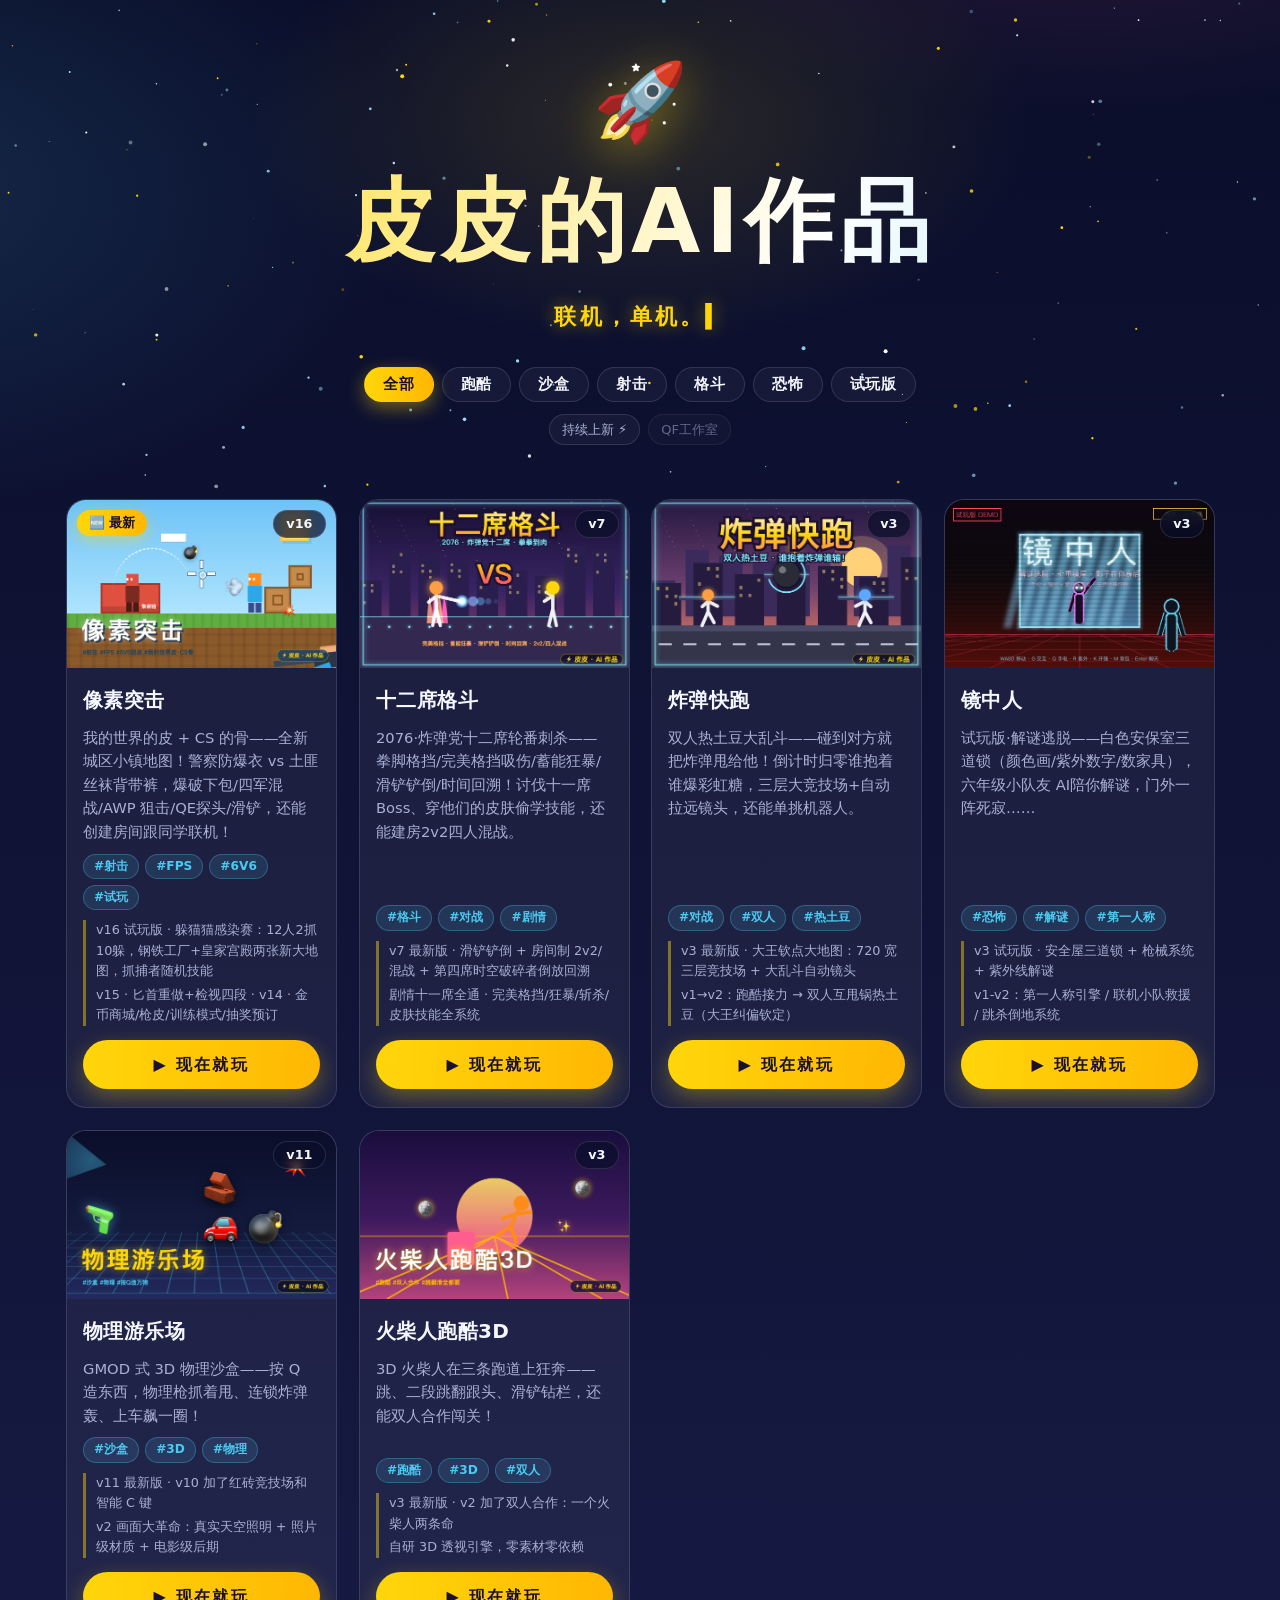
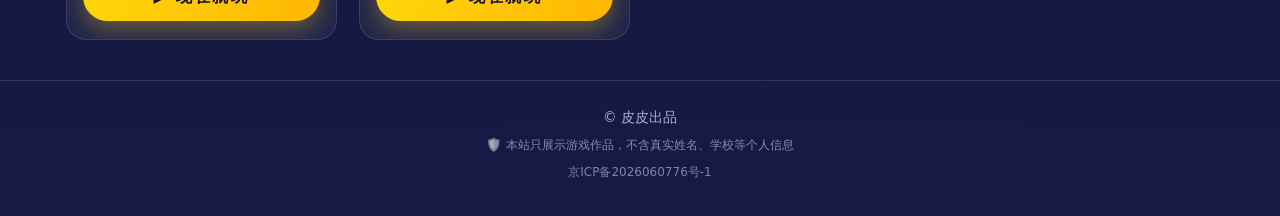
<file: index.html>
<!DOCTYPE html>
<html lang="zh-CN">
<head>
<meta charset="UTF-8">
<meta name="viewport" content="width=device-width, initial-scale=1.0, viewport-fit=cover">
<title>⚡ QF 游戏中心</title>
<link rel="icon" href="data:image/svg+xml,<svg xmlns='http://www.w3.org/2000/svg' viewBox='0 0 100 100'><text y='.9em' font-size='90'>🚀</text></svg>">
<link rel="stylesheet" href="style.css?v=2">
</head>
<body>

<header class="hero">
  <canvas id="星空"></canvas>
  <div class="hero-inner">
    <div class="avatar" id="头像">🚀</div>
    <h1 id="大名">皮皮</h1>
    <p class="motto"><span id="打字机"></span><span class="光标">▍</span></p>
    <div class="hero-stats">
      <div class="分类栏" id="分类栏"></div>
    </div>
    <p class="hero-sub">
      <span class="chip">持续上新 ⚡</span>
      <span class="chip dim" id="工作室章">QF工作室</span>
    </p>
  </div>
</header>

<main>
  <section class="games" id="作品墙"></section>
  <p class="empty" id="分类空" hidden></p>
  <p class="empty" id="空状态" hidden>🏆 第一款游戏，虚位以待……<br>（老板说「发布」，它就会出现在这里）</p>
</main>

<footer>
  <p id="版权行">© 皮皮出品</p>
  <p class="privacy">🛡️ 本站只展示游戏作品，不含真实姓名、学校等个人信息</p>
  <p class="beian"><a href="https://beian.miit.gov.cn/" target="_blank" rel="noopener">京ICP备2026060776号-1</a></p>
</footer>

<script src="数据.js?v=2"></script>
<script>
/* ========== 🖼 基本信息填充 ========== */
document.getElementById('头像').textContent = STUDIO.avatar || '🚀';
document.getElementById('大名').textContent = STUDIO.hero || STUDIO.boss || '皮皮';
document.title = STUDIO.title || '⚡ QF 游戏中心';
document.getElementById('工作室章').textContent = STUDIO.name || '';
document.getElementById('版权行').textContent = '© ' + (STUDIO.boss || '皮皮') + '出品';
document.getElementById('空状态').hidden = GAMES.length > 0;

/* ========== ⌨️ 副标题打字机：按句号分句，打完一句停 3.5 秒收回，再打下一句，循环 =========== */
const 减动效 = matchMedia('(prefers-reduced-motion: reduce)').matches;
const 语录 = STUDIO.phrases || ['联机，单机。应有尽有。点开即玩。欢迎点评。'];
const 打字框 = document.getElementById('打字机');
const 整文 = 语录.join('');
const 句子 = 整文.split('。').filter(段 => 段.length).map(段 => 段 + '。');
if (减动效 || !句子.length) {
  打字框.textContent = 整文;
} else {
  let 语 = 0, 字 = 0, 在删 = false;
  (function 步() {
    const 句 = 句子[语];
    打字框.textContent = 在删 ? 句.slice(0, --字) : 句.slice(0, ++字);
    if (!在删 && 字 === 句.length) { 在删 = true; return setTimeout(步, 3500); }
    if (在删 && 字 === 0) { 在删 = false; 语 = (语 + 1) % 句子.length; }
    setTimeout(步, 在删 ? 38 : 110);
  })();
}

/* ========== 🖼 作品墙 ========== */
const 墙 = document.getElementById('作品墙');
GAMES.forEach((游戏, 序号) => {
  const 卡 = document.createElement('article');
  卡.className = 'card';
  卡.dataset.category = 游戏.category || '';
  卡.dataset.demo = 游戏.demo ? '1' : '0';
  卡.innerHTML = `
    <div class="cover ${游戏.cover ? '' : 'emoji-cover'}">
      ${游戏.cover
        ? `<img src="${游戏.cover}" alt="${游戏.name}" loading="lazy">`
        : `<span class="big-emoji">${游戏.coverEmoji || '🎮'}</span>`}
      ${序号 === 0 ? '<span class="new">🆕 最新</span>' : ''}
      <span class="ver">${游戏.version}</span>
    </div>
    <div class="card-body">
      <h2>${游戏.name}</h2>
      <p class="tagline">${游戏.tagline}</p>
      <div class="tags">${(游戏.tags || []).map(t => `<span>#${t}</span>`).join('')}</div>
      <ul class="changelog">
        ${(游戏.changelog || []).slice(0, 2).map(c => `<li>${c}</li>`).join('')}
      </ul>
      <a class="play" href="games/${游戏.id}/index.html" target="_blank" rel="noopener">▶ 现在就玩</a>
    </div>`;
  墙.appendChild(卡);
});

/* ========== 🗂 游戏分类栏（点分类即筛选，链接可带 #分类 直达） ========== */
const 分类表 = ['全部', '跑酷', '沙盒', '射击', '格斗', '恐怖', '试玩版'];   // 爸爸定的分类 + 格斗 + 试玩版选项
const 分类栏 = document.getElementById('分类栏');
const 分类空 = document.getElementById('分类空');
let 当前分类 = '全部';
const 初始分类 = decodeURIComponent(location.hash.slice(1));
if (分类表.includes(初始分类)) 当前分类 = 初始分类;

分类表.forEach(名 => {
  const 钮 = document.createElement('button');
  钮.textContent = 名;
  钮.className = 名 === 当前分类 ? '选中' : '';
  钮.addEventListener('click', () => {
    当前分类 = 名;
    location.hash = 名 === '全部' ? '' : 名;
    分类栏.querySelectorAll('button').forEach(b => b.classList.toggle('选中', b === 钮));
    应用分类();
  });
  分类栏.appendChild(钮);
});

function 应用分类() {
  let 可见 = 0;
  document.querySelectorAll('.card').forEach(卡 => {
    const 显示 = 当前分类 === '全部'
      || 卡.dataset.category === 当前分类
      || (当前分类 === '试玩版' && 卡.dataset.demo === '1');
    卡.classList.toggle('隐藏', !显示);
    if (显示) 可见++;
  });
  分类空.hidden = !(可见 === 0 && GAMES.length > 0);
  分类空.textContent = '🚧 「' + 当前分类 + '」类暂时虚位以待，快了！';
}
应用分类();

/* ========== 🎬 滚动入场 ========== */
const 观察 = new IntersectionObserver(条 => 条.forEach(t => {
  if (!t.isIntersecting) return;
  t.target.classList.add('入场');
  setTimeout(() => {
    t.target.style.transitionDelay = '';
    /* 入场完成后换短过渡：3D 倾斜跟手不拖泥带水 */
    t.target.style.transition = 'transform .12s ease, border-color .22s ease, box-shadow .22s ease, opacity .3s ease';
  }, 900);
  观察.unobserve(t.target);
}), { threshold: 0.12 });
document.querySelectorAll('.card').forEach((卡, i) => {
  卡.style.transitionDelay = (i % 4 * 80) + 'ms';
  观察.observe(卡);
});

/* ========== 🃏 卡片 3D 跟随倾斜（仅鼠标设备） ========== */
if (matchMedia('(pointer: fine)').matches && !减动效) {
  document.querySelectorAll('.card').forEach(卡 => {
    卡.addEventListener('pointermove', e => {
      const r = 卡.getBoundingClientRect();
      const x = (e.clientX - r.left) / r.width - .5;
      const y = (e.clientY - r.top) / r.height - .5;
      卡.style.transform = `perspective(900px) rotateX(${(-y * 7).toFixed(2)}deg) rotateY(${(x * 7).toFixed(2)}deg) translateY(-4px)`;
      卡.style.setProperty('--mx', (x * 100 + 50) + '%');
      卡.style.setProperty('--my', (y * 100 + 50) + '%');
    });
    卡.addEventListener('pointerleave', () => { 卡.style.transform = ''; });
  });
}

/* ========== ⚡ 头顶星空 + 闪电（canvas，滚出视野自动暂停） ========== */
const 画布 = document.getElementById('星空');
const 笔 = 画布.getContext('2d');
function 尺寸() {
  const d = Math.min(devicePixelRatio || 1, 2);   /* 像素比封顶 2，高分辨率屏省一半绘制量 */
  画布.width = 画布.offsetWidth * d;
  画布.height = 画布.offsetHeight * d;
  笔.setTransform(d, 0, 0, d, 0, 0);
}
addEventListener('resize', 尺寸);
尺寸();
const W = () => 画布.offsetWidth, H = () => 画布.offsetHeight;

const 星 = [];
const 星色 = ['#ffffff', '#ffd60a', '#9be8ff'];
const 星数 = innerWidth < 640 ? 70 : 130;
for (let i = 0; i < 星数; i++) {
  星.push({ x: Math.random(), y: Math.random(), r: Math.random() * 1.6 + .4,
            p: Math.random() * 6.28, s: .5 + Math.random() * 1.5,
            c: 星色[Math.random() * 3 | 0] });
}
let 星空可见 = true, 在跑 = false;
function 帧(t) {
  if (!星空可见) { 在跑 = false; return; }   /* 滚出视野就停画，省电不发热 */
  在跑 = true;
  笔.clearRect(0, 0, W(), H());
  for (const s of 星) {
    笔.globalAlpha = .3 + .7 * Math.abs(Math.sin(t / 1000 * s.s + s.p));
    笔.fillStyle = s.c;
    笔.beginPath(); 笔.arc(s.x * W(), s.y * H(), s.r, 0, 6.29); 笔.fill();
  }
  笔.globalAlpha = 1;
  if (!减动效) requestAnimationFrame(帧);
}
if (减动效) { 帧(0); }
else {
  new IntersectionObserver(条 => {
    星空可见 = 条[0].isIntersecting;
    if (星空可见 && !在跑) requestAnimationFrame(帧);
  }).observe(document.querySelector('.hero'));
  requestAnimationFrame(帧);
}
</script>
</body>
</html>
</file>
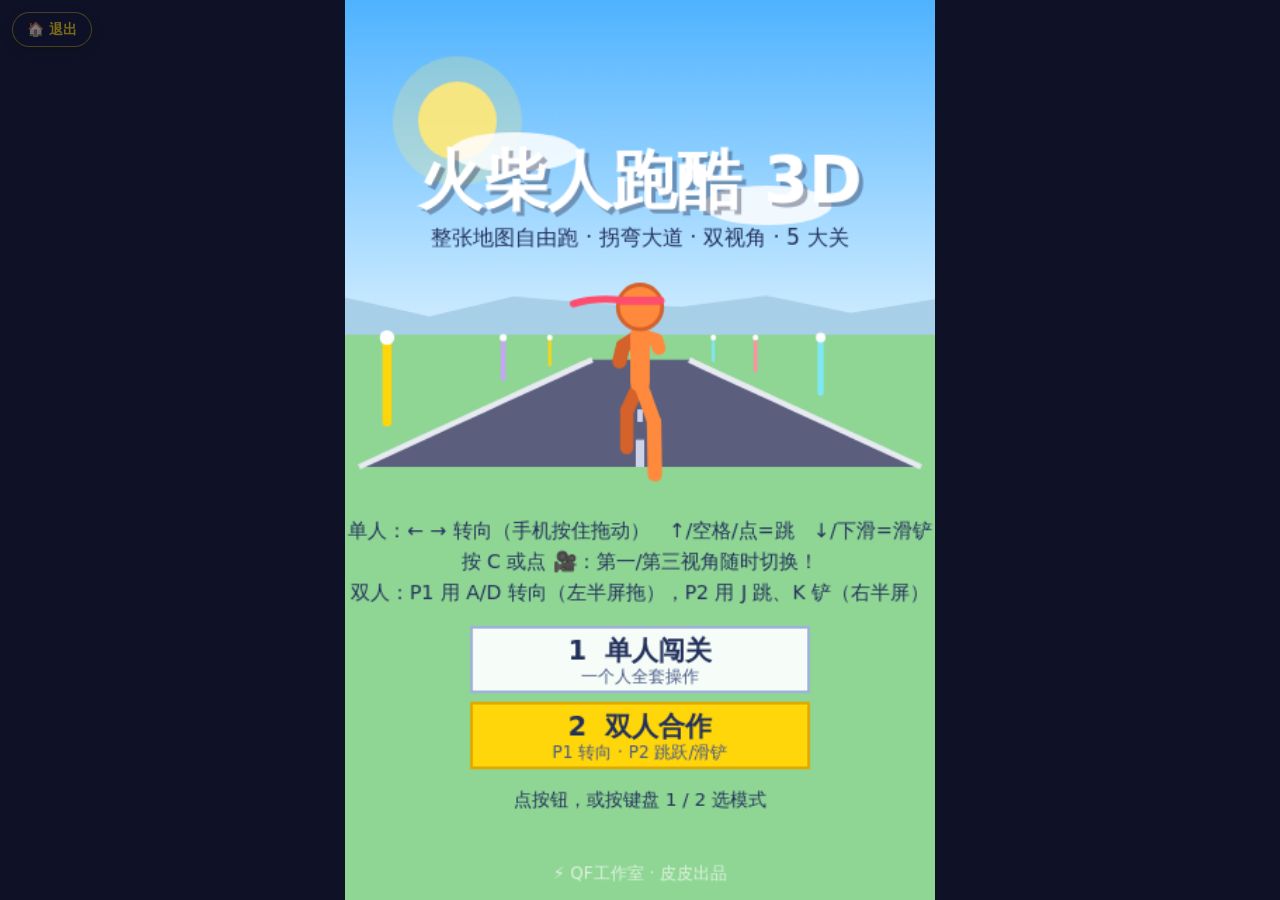
<file: games/huo-chai-ren-3d/index.html>
<!DOCTYPE html>
<html lang="zh-CN">
<head>
<meta charset="UTF-8">
<meta name="viewport" content="width=device-width, initial-scale=1.0, maximum-scale=1.0, user-scalable=no">
<title>火柴人跑酷3D · v3</title>
<style>
  /* ========== 🖼 页面布置 ========== */
  html, body {
    margin: 0; padding: 0; height: 100%;
    background: #0f1226;                 /* 四周深夜蓝，衬托跑道 */
    display: flex; align-items: center; justify-content: center;
    overflow: hidden; touch-action: none; /* 玩的时候不让页面乱滚 */
  }
  canvas { width: min(100vw, calc(100dvh * 420 / 640)); height: auto; }
</style>
</head>
<body><style id="pipiai-exit-style">#pipiai-exit-btn{position:fixed;left:12px;top:12px;z-index:2147483647;display:inline-flex;align-items:center;gap:6px;padding:8px 14px;border-radius:999px;background:rgba(10,14,42,.72);border:1px solid rgba(255,214,10,.55);color:#ffd60a;font:800 14px/1.2 "PingFang SC","Microsoft YaHei",system-ui,sans-serif;text-decoration:none;opacity:.45;transition:opacity .2s;box-shadow:0 4px 14px rgba(0,0,0,.35)}#pipiai-exit-btn:hover{opacity:1}</style><a id="pipiai-exit-btn" data-pipiai-exit="1" href="../../index.html" title="回到皮皮的作品墙">🏠 退出</a>
<canvas id="游戏画面" width="420" height="640"></canvas>
<script>
/* ========== 🏃 火柴人跑酷3D · v3 ==========
   v3 大改装（老板订单）：
   ① 不再是三条固定赛道——整张地图自由跑，大跑道会拐弯，跟着它转！
   ② 转向：← →（双人 P1 用 A/D），手机按住屏幕左右拖动；
   ③ 视角随时切换：按 C 或点右上角 🎥 —— 第三视角看火柴人，第一视角自己当火柴人！ */

const 画布 = document.getElementById('游戏画面');
const 笔 = 画布.getContext('2d');
const 宽 = 420, 高 = 640;

/* ========== ⚙️ 一改就见效的数字（敢不敢挑战区） ========== */
const 重力 = 0.5;        // 🔥 挑战：改成 0.2，火柴人月球漫步，飘得超慢！
const 跳跃力 = 8.2;      // 🔥 挑战：改成 12，一跳翻过大箱子顶！
const 二段跳力 = 7.2;    // 空中再蹬一脚的力气（会翻跟头）
const 速降力 = 13;       // 空中按 ↓，像石头一样砸下来
const 焦距 = 300, 地平线 = 240;      // 3D 镜头的秘密三件套（相机高度改成会变的了）
const 第三相机高 = 46, 第三后移 = 150;   // 第三视角：站后面看火柴人
const 转向速度 = 0.03;   // 每帧最多转多少弧度（越大越灵）
const 跑道半宽 = 100;    // 大跑道多宽
const 草地减速 = 0.8;    // 🔥 挑战：改成 1，草地也全速；改成 0.5，出跑道就趴窝
const 样本间隔 = 40;     // 跑道每隔多远记一个路标点

/* ========== 🗺 关卡表（5 大关，越跑越快越密） ========== */
const 关卡表 = [
  { 速度: 5.5, 长度: 11000, 间隔: 820, 类型: ['矮墙'], 提示: '跟着大跑道转弯！红矮墙按 ↑ 跳' },
  { 速度: 6.2, 长度: 12000, 间隔: 760, 类型: ['矮墙', '大箱子'], 提示: '黄色大箱子：转向绕开它！' },
  { 速度: 6.8, 长度: 13000, 间隔: 700, 类型: ['矮墙', '大箱子', '高栏'], 提示: '紫色横栏：按 ↓ 滑铲钻过去！' },
  { 速度: 7.4, 长度: 14000, 间隔: 640, 类型: ['矮墙', '大箱子', '高栏'], 提示: '空中再按一次跳 = 翻跟头二段跳！' },
  { 速度: 8.0, 长度: 15000, 间隔: 580, 类型: ['矮墙', '大箱子', '高栏'], 提示: '终极狂奔，看左上角小地图认路！' },
];
const 障碍配色 = { 矮墙: ['#ff5d7a', '#ff9bb0'], 大箱子: ['#ffb020', '#ffd479'], 高栏: ['#a66cf5', '#c9a3fb'] };
const 按钮们 = [
  { y: 446, 文字: '1  单人闯关', 副: '一个人全套操作' },
  { y: 500, 文字: '2  双人合作', 副: 'P1 转向 · P2 跳跃/滑铲' },
];
const 视角按钮 = { x: 宽 - 38, y: 66, 半径: 21 };   // 右上角 🎥

/* ========== 🏠 游戏状态 ========== */
let 阶段 = '待开始';     // 待开始 / 关卡中 / 摔倒 / 失败 / 过关 / 通关
let 模式 = '单人';       // 单人 / 双人
let 关 = 1, 金币数 = 0, 金币快照 = 0;
let 最高关 = Number(localStorage.getItem('火柴人跑酷3D_最高关') || 1);
let 总金币纪录 = Number(localStorage.getItem('火柴人跑酷3D_总金币') || 0);

/* 地图与主角（v3 新：自由世界坐标） */
let 玩家世界x = 0, 玩家世界z = 0, 玩家角 = 0;   // 朝向弧度：0=朝北(+z)
let 距离 = 0, 速度 = 5.5, 在跑道上 = true;
let 转向输入 = 0, 想左 = false, 想右 = false, 触屏转向 = null;   // -1..1

/* 跑道中心线：一串路标点，跟着它铺路、摆障碍 */
let 中心线 = [], 已铺到 = 0, 轨迹角 = 0, 曲率 = 0, 曲率目标 = 0, 上次变曲率 = 0;
let 世界障碍 = [], 世界金币 = [], 世界柱子 = [], 世界终点 = null;
let 下一障碍距 = 0, 下一金币距 = 0, 最近阻挡横 = [], 最近样本 = 0;

/* 主角动作 + 镜头 */
let 玩家y = 0, 玩家vy = 0, 着地 = true, 跳跃次数 = 0, 翻转 = 0;
let 滑铲中 = false, 滑铲时长 = 0, 想按滑 = false;
let 跑相位 = 0, 横幅计时 = 0, 摔倒计时 = 0, 摔角 = 0;
let 视角 = '第三', 视角混合 = 0;         // 0=第三视角, 1=第一视角（中间值=切换动画中）
let 相机高当前 = 46, 后移当前 = 150;
let 抖动 = 0, 金币弹跳 = 0, 庆祝计数 = 0;

/* ========== 🔊 声音（现场合成，不用音频文件） ========== */
let 音响 = null;
function 确保音响() { if (!音响) 音响 = new AudioContext(); }
function 播放音(频率列表, 时长 = 0.15, 类型 = 'sine', 音量 = 0.2) {
  if (!音响) return;
  频率列表.forEach((频率, 序号) => {
    const 振荡器 = 音响.createOscillator(), 音量控制 = 音响.createGain();
    振荡器.type = 类型; 振荡器.frequency.value = 频率;
    const 开始于 = 音响.currentTime + 序号 * 0.09;
    振荡器.connect(音量控制); 音量控制.connect(音响.destination);
    音量控制.gain.setValueAtTime(音量, 开始于);
    音量控制.gain.exponentialRampToValueAtTime(0.001, 开始于 + 时长);
    振荡器.start(开始于); 振荡器.stop(开始于 + 时长);
  });
}
const 声_跳 = () => 播放音([440, 587], 0.12, 'square', 0.1);
const 声_二跳 = () => 播放音([587, 784], 0.12, 'square', 0.12);
const 声_金币 = () => 播放音([880, 1175], 0.09, 'sine', 0.16);
const 声_滑 = () => 播放音([160], 0.18, 'sawtooth', 0.08);
const 声_撞 = () => 播放音([130, 90], 0.28, 'sawtooth', 0.28);
const 声_视角 = () => 播放音([660, 880], 0.08, 'triangle', 0.1);
const 声_过关 = () => 播放音([523, 659, 784], 0.18);
const 声_通关 = () => 播放音([523, 659, 784, 1047, 1319], 0.2);

/* ========== 📐 3D 数学（v3 心脏：世界坐标 → 眼前坐标 → 屏幕） ========== */
function 投影(x, y, z) {   // (眼前横坐标, 高低, 眼前距离) → 屏幕位置
  const s = 焦距 / Math.max(z, 25);        // 离得越远 s 越小 → 画得越小
  return { x: 宽 / 2 + x * s, y: 地平线 + (相机高当前 - y) * s, s };
}
function 视野(wx, wz) {    // 世界坐标 → 我眼前多远、偏左还是偏右（跟着朝向转！）
  const dx = wx - 相机x, dz = wz - 相机z;
  return { 横: dx * Math.cos(相机角) - dz * Math.sin(相机角),
           纵: dx * Math.sin(相机角) + dz * Math.cos(相机角) };
}
let 相机x = 0, 相机z = -150, 相机角 = 0;   // 每帧根据主角位置和视角算
function 世界点投影(wx, wy, wz) { const v = 视野(wx, wz); return 投影(v.横, wy, v.纵); }
function 中间(a, b, t) { return { x: a.x + (b.x - a.x) * t, y: a.y + (b.y - a.y) * t }; }
function 字(大小, 粗 = true) { 笔.font = `${粗 ? 'bold ' : ''}${大小}px system-ui, "PingFang SC", sans-serif`; }
function 骨架线(a, b, 色, 粗 = 5) {
  笔.strokeStyle = 色; 笔.lineCap = 'round';
  笔.lineWidth = Math.max(1.5, 粗 * (a.s + b.s) / 2);
  笔.beginPath(); 笔.moveTo(a.x, a.y); 笔.lineTo(b.x, b.y); 笔.stroke();
}

/* ========== 🛣 铺路（跑道会自己拐弯，障碍金币路边柱全跟着长出来） ========== */
function 铺路(铺到多远) {
  while (已铺到 < 铺到多远) {
    if (已铺到 > 上次变曲率 + 300 + Math.random() * 500) {         // 每隔一段随机换个弯
      曲率目标 = (Math.random() * 2 - 1) * 0.0025; 上次变曲率 = 已铺到;
    }
    曲率 += (曲率目标 - 曲率) * 0.02;
    const 末 = 中心线[中心线.length - 1];
    const 新角 = 末.角 + 曲率 * 样本间隔;
    中心线.push({
      x: 末.x + Math.sin((末.角 + 新角) / 2) * 样本间隔,
      z: 末.z + Math.cos((末.角 + 新角) / 2) * 样本间隔,
      角: 新角, 距: 已铺到 += 样本间隔,
    });
    在新路标上摆东西(中心线[中心线.length - 1]);
  }
}
function 在新路标上摆东西(s) {
  const L = 关卡表[关 - 1];
  /* 障碍 */
  if (s.距 > 下一障碍距 && s.距 < L.长度 - 1200) {
    const 类型 = L.类型[Math.floor(Math.random() * L.类型.length)];
    const 色 = 障碍配色[类型];
    const 基础 = { 类型, x: s.x, z: s.z, 角: s.角, 色: 色[0], 顶色: 色[1] };
    if (类型 === '高栏') {   // 紫横栏横跨整条跑道：只能滑铲！
      世界障碍.push({ ...基础, 半宽: 跑道半宽 - 4, y0: 32, y1: 60 }); 最近阻挡横 = [999];
    } else if (类型 === '矮墙' && 关 >= 2 && Math.random() < 0.3) {   // 全宽红墙：必须跳！
      世界障碍.push({ ...基础, 半宽: 跑道半宽 - 4, y0: 0, y1: 26 }); 最近阻挡横 = [999];
    } else {
      const 横 = (Math.random() - 0.5) * 150;
      世界障碍.push({ ...基础, 横, 半宽: 类型 === '大箱子' ? 28 : 26, y0: 0, y1: 类型 === '大箱子' ? 88 : 26,
        x: s.x + Math.cos(s.角) * 横, z: s.z - Math.sin(s.角) * 横 });
      最近阻挡横 = [横];
      if (类型 === '大箱子' && 关 >= 2 && Math.random() < 0.35) {   // 双箱子：留一条缝
        const 横2 = 横 > 0 ? 横 - 110 : 横 + 110;
        世界障碍.push({ ...基础, 横: 横2, 半宽: 28, y0: 0, y1: 88,
          x: s.x + Math.cos(s.角) * 横2, z: s.z - Math.sin(s.角) * 横2 });
        最近阻挡横 = [横, 横2];
      }
    }
    下一障碍距 = s.距 + L.间隔 * (0.8 + Math.random() * 0.5);
  }
  /* 金币 */
  if (s.距 > 下一金币距 && s.距 < L.长度 - 600) {
    const 候选 = [-60, 0, 60].filter(横 => 最近阻挡横.every(挡 => Math.abs(挡 - 横) >= 55));
    const 横 = 候选.length ? 候选[Math.floor(Math.random() * 候选.length)] : (Math.random() - 0.5) * 120;
    const 弧线 = Math.random() < 0.35;
    const 起点 = 中心线.length - 1;
    for (let j = 0; j < 5 && 起点 + j < 中心线.length; j++) {
      const t = 中心线[起点 + j];
      世界金币.push({ x: t.x + Math.cos(t.角) * 横, z: t.z - Math.sin(t.角) * 横,
        y: 弧线 ? 16 + Math.sin(j / 4 * Math.PI) * 46 : 18, 转: Math.random() * 6 });
    }
    下一金币距 = s.距 + 600 + Math.random() * 500;
  }
  /* 路边糖果柱 */
  if (中心线.length % 3 === 0) {
    const 侧 = (中心线.length / 3) % 2 === 0 ? 1 : -1;
    const 偏 = 侧 * (跑道半宽 + 35 + Math.random() * 50);
    世界柱子.push({ x: s.x + Math.cos(s.角) * 偏, z: s.z - Math.sin(s.角) * 偏,
      色: ['#ff8fa3', '#ffd60a', '#7ee8fa', '#c9a3fb'][Math.floor(中心线.length / 3) % 4] });
  }
  /* 终点门 */
  if (!世界终点 && s.距 >= L.长度) 世界终点 = { x: s.x, z: s.z, 角: s.角 };
}

/* ========== 🎬 游戏流程 ========== */
function 开始关卡(n) {
  关 = n; 阶段 = '关卡中'; 距离 = 0;
  中心线 = [{ x: 0, z: 0, 角: 0, 距: 0 }]; 已铺到 = 0; 轨迹角 = 0; 曲率 = 0; 曲率目标 = 0; 上次变曲率 = 0;
  世界障碍 = []; 世界金币 = []; 世界柱子 = []; 世界终点 = null;
  下一障碍距 = 750; 下一金币距 = 1200; 最近阻挡横 = []; 最近样本 = 0;
  玩家世界x = 0; 玩家世界z = 0; 玩家角 = 0;
  玩家y = 0; 玩家vy = 0; 着地 = true; 跳跃次数 = 0; 翻转 = 0;
  滑铲中 = false; 想左 = 想右 = false; 触屏转向 = null;
  金币快照 = 金币数; 横幅计时 = 110; 庆祝计数 = 0;
  铺路(1400);
}
function 开跑(选哪个模式) {
  模式 = 选哪个模式;
  金币数 = 0; 开始关卡(Math.min(最高关, 5));
}
function 切换视角() {
  视角 = 视角 === '第三' ? '第一' : '第三';
  声_视角();
}
function 界面推进() {
  if (阶段 === '待开始') 开跑('单人');
  else if (阶段 === '失败') { 金币数 = 金币快照; 开始关卡(关); }
  else if (阶段 === '过关') 开始关卡(关 + 1);
  else if (阶段 === '通关') {
    阶段 = '待开始'; 玩家y = 0; 着地 = true; 滑铲中 = false; 想左 = 想右 = false; 触屏转向 = null;
  }
}
function 摔倒() {
  阶段 = '摔倒'; 摔倒计时 = 60; 摔角 = 0; 玩家vy = 5;
  声_撞(); 抖动 = 16;
  const 头 = 投影(0, 玩家y + 56, 后移当前);
  for (let i = 0; i < 6; i++)
    粒子.push({ x: 头.x + (Math.random() - 0.5) * 60, y: 头.y - 10 - Math.random() * 30,
      vx: (Math.random() - 0.5) * 1.5, vy: -0.6, 重力: -0.005, 寿命: 1.3, r: 22, 表情: '💫' });
}
function 过关啦() {
  庆祝计数 = 180;
  if (关 >= 5) {
    阶段 = '通关'; 声_通关();
    if (金币数 > 总金币纪录) { 总金币纪录 = 金币数; localStorage.setItem('火柴人跑酷3D_总金币', 总金币纪录); }
    if (最高关 < 6) { 最高关 = 6; localStorage.setItem('火柴人跑酷3D_最高关', 最高关); }
  } else {
    阶段 = '过关'; 声_过关();
    if (最高关 < 关 + 1) { 最高关 = 关 + 1; localStorage.setItem('火柴人跑酷3D_最高关', 最高关); }
  }
}
function 火花(p) {
  for (let i = 0; i < 7; i++)
    粒子.push({ x: p.x, y: p.y, vx: (Math.random() - 0.5) * 5, vy: -Math.random() * 4 - 1,
      重力: 0.15, 寿命: 0.8, r: 2 + Math.random() * 3, 颜色: Math.random() < 0.5 ? '#ffd60a' : '#fff3b0' });
}
function 撒烟花(x, y) {
  const 色表 = ['#ff5d7a', '#ffd60a', '#7ee8fa', '#9ef01a', '#c9a3fb'];
  for (let i = 0; i < 24; i++) {
    const 角 = Math.random() * Math.PI * 2, 力 = 2 + Math.random() * 5;
    粒子.push({ x, y, vx: Math.cos(角) * 力, vy: Math.sin(角) * 力,
      重力: 0.08, 寿命: 1.1, r: 2.5 + Math.random() * 2.5, 颜色: 色表[i % 5] });
  }
}
let 粒子 = [];

/* ========== 🕹 操作（v3：转向代替换道，C/🎥 切视角） ========== */
function 跳() {
  if (阶段 !== '关卡中') return;
  if (着地 || 滑铲中) {
    滑铲中 = false; 着地 = false; 玩家vy = 跳跃力; 跳跃次数 = 1; 声_跳();
  } else if (跳跃次数 === 1) {
    玩家vy = 二段跳力; 跳跃次数 = 2; 翻转 = 1; 声_二跳();   // 翻跟头！
  }
}
function 开始滑铲() {
  if (阶段 !== '关卡中') return;
  if (!着地) { 玩家vy = -速降力; return; }   // 空中按 ↓ = 速降
  if (!滑铲中) { 滑铲中 = true; 滑铲时长 = 0; 声_滑(); }
}
document.addEventListener('keydown', e => {
  确保音响();
  const k = e.code;
  if (['ArrowUp', 'ArrowDown', 'ArrowLeft', 'ArrowRight', 'Space'].includes(k)) e.preventDefault();

  if (阶段 === '待开始') {   // 封面：选模式
    if (k === 'Digit2' || k === 'Numpad2') 开跑('双人');
    else if (k === 'Digit1' || k === 'Numpad1' || k === 'Enter' || k === 'ArrowUp' || k === 'KeyW' || k === 'Space') 开跑('单人');
    return;
  }
  if (阶段 !== '关卡中') {
    if (k === 'Space' || k === 'ArrowUp' || k === 'KeyW' || k === 'Enter') 界面推进();
    return;
  }
  if (k === 'KeyC') { 切换视角(); return; }   // 视角切换！

  const 是左 = k === 'ArrowLeft' || k === 'KeyA';
  const 是右 = k === 'ArrowRight' || k === 'KeyD';
  if (是左) 想左 = true;                                    // P1：转向
  if (是右) 想右 = true;
  if (模式 === '单人') {
    if (k === 'ArrowUp' || k === 'KeyW' || k === 'Space') 跳();
    if (k === 'ArrowDown' || k === 'KeyS') { 想按滑 = true; 开始滑铲(); }
  } else {
    /* 双人：P1 管转向（A/D 或 ← →）；P2 管跳铲（J 或 ↑、空格 / K 或 ↓） */
    if (k === 'KeyJ' || k === 'ArrowUp' || k === 'Space') 跳();
    if (k === 'KeyK' || k === 'ArrowDown') { 想按滑 = true; 开始滑铲(); }
  }
});
document.addEventListener('keyup', e => {
  const k = e.code;
  if (k === 'ArrowLeft' || k === 'KeyA') 想左 = false;
  if (k === 'ArrowRight' || k === 'KeyD') 想右 = false;
  if (['ArrowDown', 'KeyS', 'KeyK'].includes(k)) 想按滑 = false;
});

/* 触屏：按住左右拖 = 转向；快速上滑 = 跳，下滑 = 铲；点一下 = 跳；点 🎥 = 切视角
   双人：左半屏归 P1（拖动转向），右半屏归 P2（点/上滑=跳，下滑=铲） */
function 屏幕坐标(e) {
  const 矩形 = 画布.getBoundingClientRect();
  return { x: (e.clientX - 矩形.left) / 矩形.width * 宽, y: (e.clientY - 矩形.top) / 矩形.height * 高 };
}
let 触点 = null, 已滑 = false, 触点半屏 = 0;
画布.addEventListener('pointerdown', e => {
  确保音响();
  触点 = { x: e.clientX, y: e.clientY }; 已滑 = false;
  触点半屏 = 屏幕坐标(e).x < 宽 / 2 ? 0 : 1;   // 0=左半屏 1=右半屏
});
画布.addEventListener('pointermove', e => {
  if (!触点 || 阶段 !== '关卡中') return;
  const dx = e.clientX - 触点.x, dy = e.clientY - 触点.y;
  if (已滑) {   // 已认成"转向拖动"：持续跟着手指转
    if (触屏转向 !== null) 触屏转向 = Math.max(-1, Math.min(1, dx / 70));
    return;
  }
  if (Math.abs(dx) < 30 && Math.abs(dy) < 30) return;
  const 横向 = Math.abs(dx) > Math.abs(dy);
  if (!横向) {   // 快速上/下滑：跳 / 铲
    已滑 = true;
    if (dy < 0) 跳();
    else { 想按滑 = true; 开始滑铲(); setTimeout(() => 想按滑 = false, 480); }
    return;
  }
  if (模式 === '双人' && 触点半屏 === 1) return;   // 双人右半屏是 P2 的，不转向
  已滑 = true; 触屏转向 = Math.max(-1, Math.min(1, dx / 70));   // 左右拖 = 转向！
});
画布.addEventListener('pointerup', e => {
  if (!触点) return;
  触屏转向 = null;
  if (!已滑) {
    const p = 屏幕坐标(e);
    const 点中视角钮 = Math.hypot(p.x - 视角按钮.x, p.y - 视角按钮.y) < 视角按钮.半径 + 6;
    if (阶段 === '关卡中') { if (点中视角钮) 切换视角(); else 跳(); }
    else if (阶段 === '待开始') {
      if (p.x > 90 && p.x < 330) {
        if (p.y > 按钮们[0].y && p.y < 按钮们[0].y + 46) 开跑('单人');
        else if (p.y > 按钮们[1].y && p.y < 按钮们[1].y + 46) 开跑('双人');
      }
    }
    else if (!点中视角钮) 界面推进();
  }
  触点 = null;
});

/* ========== 🔄 主循环（每秒约 60 次） ========== */
let 上一帧时间 = 0;
function 某帧过去了(时间戳) {
  const dt = Math.min((时间戳 - 上一帧时间) / 16.666, 3);   // 电脑再快再慢，速度都一样
  上一帧时间 = 时间戳;
  更新(dt); 绘制();
  requestAnimationFrame(某帧过去了);
}

function 更新(dt) {
  跑相位 += 0.05 * 速度 * dt * (着地 ? 1 : 0.4);
  if (阶段 === '待开始') { 距离 += 2.2 * dt; }
  if (阶段 === '关卡中') {
    const L = 关卡表[关 - 1];

    /* 转向 & 前进（v3 心跳：想去哪，自己转！） */
    转向输入 = 触屏转向 !== null ? 触屏转向 : ((想右 ? 1 : 0) - (想左 ? 1 : 0));
    玩家角 += 转向输入 * 转向速度 * dt;

    找最近路标();
    const 实速 = L.速度 * (在跑道上 ? 1 : 草地减速);   // 草地会慢一点
    玩家世界x += Math.sin(玩家角) * 实速 * dt;
    玩家世界z += Math.cos(玩家角) * 实速 * dt;
    距离 += 实速 * dt;
    铺路(距离 + 1400);
    if (横幅计时 > 0) 横幅计时 -= dt;

    /* 跳跃物理 */
    if (!着地) {
      玩家vy -= 重力 * dt; 玩家y += 玩家vy * dt;
      if (玩家y <= 0) {
        玩家y = 0; 着地 = true; 跳跃次数 = 0; 翻转 = 0;
        const 脚 = 投影(0, 0, 后移当前);
        for (let i = 0; i < 5; i++) 粒子.push({ x: 脚.x + (Math.random() - 0.5) * 30, y: 脚.y, vx: (Math.random() - 0.5) * 2, vy: -Math.random() * 1.5, 重力: 0.05, 寿命: 0.5, r: 2.5, 颜色: '#cfd3ea' });
        if (想按滑) { 滑铲中 = true; 滑铲时长 = 0; 声_滑(); }
      }
    }
    if (滑铲中) {
      滑铲时长 += dt / 60;
      if (Math.random() < 0.25 * dt) { const 脚 = 投影(-20, 6, 后移当前); 粒子.push({ x: 脚.x, y: 脚.y, vx: -1 - Math.random(), vy: -Math.random(), 重力: 0.02, 寿命: 0.5, r: 3, 颜色: '#d9dce8' }); }
      if ((!想按滑 && 滑铲时长 > 0.35) || 滑铲时长 > 0.9) 滑铲中 = false;
    }
    if (翻转 > 0) 翻转 = Math.max(0, 翻转 - 0.042 * dt);

    /* 障碍碰撞（在障碍自己的方向上量横竖，转弯也准） */
    for (let i = 世界障碍.length - 1; i >= 0; i--) {
      const o = 世界障碍[i];
      const dx = 玩家世界x - o.x, dz = 玩家世界z - o.z;
      if (Math.abs(dx) + Math.abs(dz) > 300) {
        if (视野(o.x, o.z).纵 < -120) 世界障碍.splice(i, 1);   // 甩在身后老远就回收
        continue;
      }
      const 横 = dx * Math.cos(o.角) - dz * Math.sin(o.角);
      const 纵 = dx * Math.sin(o.角) + dz * Math.cos(o.角);
      if (Math.abs(横) < o.半宽 + 10 && Math.abs(纵) < 20) {
        const 顶 = 玩家y + (滑铲中 ? 16 : 58);
        let 撞了 = false;
        if (o.类型 === '矮墙') 撞了 = 玩家y < o.y1 - 3;
        if (o.类型 === '大箱子') 撞了 = 玩家y < o.y1 - 4;
        if (o.类型 === '高栏') 撞了 = 玩家y < o.y1 - 2 && 顶 > o.y0;
        if (撞了) { 摔倒(); break; }
      }
    }
    if (阶段 !== '关卡中') { 更新相机(dt); 更新粒子(dt); return; }

    /* 金币 */
    for (let i = 世界金币.length - 1; i >= 0; i--) {
      const c = 世界金币[i];
      c.转 += 0.14 * dt;
      if (Math.hypot(c.x - 玩家世界x, c.z - 玩家世界z) < 30 && Math.abs(玩家y + 30 - c.y) < 30) {
        世界金币.splice(i, 1); 金币数++; 声_金币(); 金币弹跳 = 10; 火花(世界点投影(c.x, c.y, c.z));
        continue;
      }
      if (视野(c.x, c.z).纵 < -120) 世界金币.splice(i, 1);
    }
    /* 终点门 */
    if (世界终点 && Math.hypot(世界终点.x - 玩家世界x, 世界终点.z - 玩家世界z) < 35) 过关啦();
  } else if (阶段 === '摔倒') {
    摔倒计时 -= dt; 摔角 += 0.22 * dt;
    玩家vy -= 重力 * dt; 玩家y = Math.max(0, 玩家y + 玩家vy * dt);
    if (玩家y === 0 && 玩家vy < 0) 玩家vy = -玩家vy * 0.4;   // 弹两下
    if (摔倒计时 <= 0) 阶段 = '失败';
  }
  if ((阶段 === '过关' || 阶段 === '通关') && 庆祝计数 > 0) {
    庆祝计数 -= dt;
    if (Math.random() < 0.07 * dt) 撒烟花(60 + Math.random() * (宽 - 120), 90 + Math.random() * 180);
  }
  更新相机(dt);
  更新粒子(dt);
}
function 找最近路标() {   // 在附近的路标里找离主角最近的，顺便量出偏出跑道多远
  let 最好 = 最近样本, 最好距 = Infinity;
  for (let i = Math.max(0, 最近样本 - 10); i < Math.min(中心线.length, 最近样本 + 15); i++) {
    const s = 中心线[i];
    const d = (s.x - 玩家世界x) ** 2 + (s.z - 玩家世界z) ** 2;
    if (d < 最好距) { 最好距 = d; 最好 = i; }
  }
  最近样本 = 最好;
  const s = 中心线[最好];
  const dx = 玩家世界x - s.x, dz = 玩家世界z - s.z;
  在跑道上 = Math.abs(dx * Math.cos(s.角) - dz * Math.sin(s.角)) < 跑道半宽 - 6;
}
function 更新相机(dt) {   // 镜头跟着主角；切视角时平滑滑过去
  const 目标混合 = 视角 === '第一' ? 1 : 0;
  视角混合 += (目标混合 - 视角混合) * 0.13 * dt;
  if (Math.abs(视角混合 - 目标混合) < 0.004) 视角混合 = 目标混合;
  后移当前 = 第三后移 * (1 - 视角混合);
  const 第一高 = 玩家y + (滑铲中 ? 18 : 57);
  相机高当前 = 第三相机高 * (1 - 视角混合) + 第一高 * 视角混合;
  相机角 = 玩家角;
  相机x = 玩家世界x - Math.sin(相机角) * 后移当前;
  相机z = 玩家世界z - Math.cos(相机角) * 后移当前;
}
function 更新粒子(dt) {
  for (let i = 粒子.length - 1; i >= 0; i--) {
    const p = 粒子[i];
    p.x += p.vx * dt; p.y += p.vy * dt; p.vy += p.重力 * dt; p.寿命 -= 0.018 * dt;
    if (p.寿命 <= 0) 粒子.splice(i, 1);
  }
  if (抖动 > 0) 抖动 -= dt;
  if (金币弹跳 > 0) 金币弹跳 -= dt;
}

/* ========== 🎨 画画 ========== */
function 绘制() {
  笔.save();
  if (抖动 > 0) 笔.translate((Math.random() - 0.5) * 10, (Math.random() - 0.5) * 10);   // 💥 抖屏
  if (阶段 === '待开始') { 相机角 = 玩家角; 相机x = -Math.sin(相机角) * 第三后移; 相机z = -Math.cos(相机角) * 第三后移; 相机高当前 = 第三相机高; 后移当前 = 第三后移; }
  画天空(); 画大跑道();
  画世界物件();
  粒子.forEach(p => {
    笔.globalAlpha = Math.max(0, Math.min(1, p.寿命));
    if (p.表情) { 笔.font = `${p.r}px serif`; 笔.textAlign = 'center'; 笔.textBaseline = 'middle'; 笔.fillText(p.表情, p.x, p.y); }
    else { 笔.fillStyle = p.颜色; 笔.beginPath(); 笔.arc(p.x, p.y, p.r, 0, 6.3); 笔.fill(); }
    笔.globalAlpha = 1;
  });
  if (阶段 === '关卡中' && 速度 > 6.9) {   // 高速时的风线
    笔.strokeStyle = 'rgba(255,255,255,0.3)'; 笔.lineWidth = 2;
    for (let i = 0; i < 5; i++) {
      const 左 = Math.random() < 0.5, y = 50 + Math.random() * 520, len = 40 + Math.random() * 70;
      const x = 左 ? Math.random() * 80 : 宽 - 80 + Math.random() * 80;
      笔.beginPath(); 笔.moveTo(x, y); 笔.lineTo(x + (左 ? -1 : 1) * len, y); 笔.stroke();
    }
  }
  if (阶段 === '待开始') 画封面();
  else {
    画顶部信息();
    if (阶段 === '关卡中') { 画小地图(); 画视角按钮(); }
    if (横幅计时 > 0) 画横幅();
    if (阶段 === '失败') 画失败();
    if (阶段 === '过关') 画过关();
    if (阶段 === '通关') 画通关();
  }
  笔.restore();
}
function 画世界物件() {
  /* 远的先画、近的后画，压在一起就是 3D！ */
  const 清单 = [];
  世界柱子.forEach(p => {
    const v = 视野(p.x, p.z);
    if (v.纵 > 30 && v.纵 < 900) 清单.push({ z: v.纵, 画: () => {
      const 底 = 投影(v.横, 0, v.纵), 顶 = 投影(v.横, 46, v.纵);
      笔.strokeStyle = p.色; 笔.lineWidth = Math.max(2, 5 * 底.s); 笔.lineCap = 'round';
      笔.beginPath(); 笔.moveTo(底.x, 底.y); 笔.lineTo(顶.x, 顶.y); 笔.stroke();
      笔.fillStyle = '#ffffff'; 笔.beginPath(); 笔.arc(顶.x, 顶.y, Math.max(2, 4 * 底.s), 0, 6.3); 笔.fill();
    } });
  });
  世界障碍.forEach(o => { const v = 视野(o.x, o.z); if (v.纵 > -50 && v.纵 < 900) 清单.push({ z: Math.max(v.纵, 1), 画: () => 画障碍(o) }); });
  世界金币.forEach(c => { const v = 视野(c.x, c.z); if (v.纵 > 25 && v.纵 < 900) 清单.push({ z: v.纵, 画: () => 画金币(c) }); });
  if (世界终点) { const v = 视野(世界终点.x, 世界终点.z); if (v.纵 > -50 && v.纵 < 950) 清单.push({ z: Math.max(v.纵, 1), 画: () => 画终点(世界终点) }); }
  if (后移当前 > 40) 清单.push({ z: 后移当前, 画: 画火柴人 });   // 第一视角看不见自己
  清单.sort((a, b) => b.z - a.z).forEach(o => o.画());
}
function 画天空() {
  const 天 = 笔.createLinearGradient(0, 0, 0, 地平线 + 40);
  天.addColorStop(0, '#4fb3ff'); 天.addColorStop(1, '#e9f8ff');
  笔.fillStyle = 天; 笔.fillRect(0, 0, 宽, 地平线 + 40);
  笔.fillStyle = 'rgba(255,233,120,0.25)'; 笔.beginPath(); 笔.arc(80 - 玩家角 * 25, 86, 46, 0, 6.3); 笔.fill();
  笔.fillStyle = 'rgba(255,233,120,0.9)'; 笔.beginPath(); 笔.arc(80 - 玩家角 * 25, 86, 28, 0, 6.3); 笔.fill();
  笔.fillStyle = 'rgba(255,255,255,0.85)';
  for (let i = 0; i < 3; i++) {
    const cx = ((i * 180 + 距离 * 0.12 + 玩家角 * 60) % (宽 + 160)) - 80;   // 转弯时云也会滑
    笔.beginPath(); 笔.ellipse(cx, 70 + i * 38, 46, 14, 0, 0, 6.3); 笔.fill();
  }
  笔.fillStyle = '#a8cfe8';   // 远处小山
  笔.beginPath(); 笔.moveTo(0, 地平线);
  for (let x = 0; x <= 宽; x += 60) 笔.lineTo(x, 地平线 - 14 - 16 * Math.abs(Math.sin((x + 玩家角 * 80) * 0.02 + 2)));
  笔.lineTo(宽, 地平线); 笔.closePath(); 笔.fill();
}
function 画大跑道() {
  笔.fillStyle = '#8fd694'; 笔.fillRect(0, 地平线 - 2, 宽, 高 - 地平线 + 2);   // 草地
  /* 收集眼前的路标，连成一条大跑道 */
  const 左边 = [], 右边 = [], 中线 = [];
  for (let i = Math.max(0, 最近样本 - 4); i < 中心线.length; i++) {
    const s = 中心线[i], v = 视野(s.x, s.z);
    if (v.纵 > 880) break;
    if (v.纵 < 26) continue;
    左边.push(投影(v.横 - 跑道半宽, 0, v.纵));
    右边.push(投影(v.横 + 跑道半宽, 0, v.纵));
    中线.push({ 点: 投影(v.横, 0, v.纵), 序: i });
  }
  if (左边.length < 2) return;
  笔.fillStyle = '#5b5f7d';   // 跑道整条
  笔.beginPath();
  笔.moveTo(左边[0].x, 左边[0].y);
  for (let i = 1; i < 左边.length; i++) 笔.lineTo(左边[i].x, 左边[i].y);
  for (let i = 右边.length - 1; i >= 0; i--) 笔.lineTo(右边[i].x, 右边[i].y);
  笔.closePath(); 笔.fill();
  笔.strokeStyle = '#e8eaf2'; 笔.lineWidth = 4; 笔.lineJoin = 'round';   // 两边白线
  for (const 边 of [左边, 右边]) {
    笔.beginPath(); 笔.moveTo(边[0].x, 边[0].y);
    for (let i = 1; i < 边.length; i++) 笔.lineTo(边[i].x, 边[i].y);
    笔.stroke();
  }
  for (let i = 0; i + 1 < 中线.length; i += 2) {   // 中间虚线（钉在世界里，跑过去自然往后飞）
    const a = 中线[i].点, b = 中线[i + 1].点;
    笔.strokeStyle = '#cfd3ea'; 笔.lineWidth = Math.max(1, 3 * a.s);
    笔.beginPath(); 笔.moveTo(a.x, a.y); 笔.lineTo(b.x, b.y); 笔.stroke();
  }
}
function 画障碍(o) {
  const 前进 = { x: Math.sin(o.角), z: Math.cos(o.角) }, 右向 = { x: Math.cos(o.角), z: -Math.sin(o.角) };
  const 角点 = (横偏, 纵偏, y) => 世界点投影(o.x + 右向.x * 横偏 + 前进.x * 纵偏, y, o.z + 右向.z * 横偏 + 前进.z * 纵偏);
  const 近纵 = 视野(o.x + 前进.x * 12, o.z + 前进.z * 12).纵 < 视野(o.x - 前进.x * 12, o.z - 前进.z * 12).纵 ? 12 : -12;
  const A = 角点(-o.半宽, 近纵, o.y0), B = 角点(o.半宽, 近纵, o.y0);
  const C = 角点(o.半宽, 近纵, o.y1), D = 角点(-o.半宽, 近纵, o.y1);
  const E = 角点(-o.半宽, -近纵, o.y1), F = 角点(o.半宽, -近纵, o.y1);
  if (o.类型 === '高栏') {   // 两根撑着横栏的柱子
    for (const 侧 of [-96, 96]) {
      const p1 = 角点(侧, 近纵, 0), p2 = 角点(侧, 近纵, 34);
      笔.strokeStyle = o.色; 笔.lineWidth = Math.max(2, 5 * p1.s);
      笔.beginPath(); 笔.moveTo(p1.x, p1.y); 笔.lineTo(p2.x, p2.y); 笔.stroke();
    }
  }
  笔.fillStyle = o.色;   // 朝向我的脸
  笔.beginPath(); 笔.moveTo(A.x, A.y); 笔.lineTo(B.x, B.y); 笔.lineTo(C.x, C.y); 笔.lineTo(D.x, D.y); 笔.closePath(); 笔.fill();
  笔.strokeStyle = 'rgba(30,20,60,0.35)'; 笔.lineWidth = 2; 笔.stroke();
  笔.fillStyle = o.顶色;   // 顶面（亮一点，立体感）
  笔.beginPath(); 笔.moveTo(D.x, D.y); 笔.lineTo(C.x, C.y); 笔.lineTo(F.x, F.y); 笔.lineTo(E.x, E.y); 笔.closePath(); 笔.fill();
  const 面宽 = B.x - A.x, 中心 = 中间(A, C, 0.5);
  笔.textAlign = 'center'; 笔.textBaseline = 'middle';
  if (o.类型 === '矮墙') {   // 白色警戒条
    笔.fillStyle = 'rgba(255,255,255,0.75)';
    笔.beginPath();
    笔.moveTo(中间(A, B, 0.15).x, 中间(A, B, 0.15).y); 笔.lineTo(中间(A, B, 0.42).x, 中间(A, B, 0.42).y);
    笔.lineTo(中间(D, C, 0.72).x, 中间(D, C, 0.72).y); 笔.lineTo(中间(D, C, 0.45).x, 中间(D, C, 0.45).y);
    笔.closePath(); 笔.fill();
  } else if (o.类型 === '大箱子') {
    笔.fillStyle = '#7a4b00'; 字(Math.max(10, 面宽 * 0.35)); 笔.fillText('!', 中心.x, 中心.y);
  } else {
    笔.fillStyle = '#ffffff'; 字(Math.max(9, 面宽 * 0.09)); 笔.fillText('⬇ 滑 铲 ⬇', 中心.x, 中心.y);
  }
}
function 画金币(c) {
  const v = 视野(c.x, c.z);
  const 浮 = Math.sin(距离 * 0.06 + c.z * 0.05) * 2.5;
  const p = 投影(v.横, c.y + 浮, v.纵), r = 11 * p.s;
  笔.save(); 笔.translate(p.x, p.y); 笔.scale(Math.max(0.18, Math.abs(Math.cos(c.转))), 1);   // 转起来！
  笔.fillStyle = '#ffd60a'; 笔.beginPath(); 笔.arc(0, 0, r, 0, 6.3); 笔.fill();
  笔.strokeStyle = '#c98a00'; 笔.lineWidth = Math.max(1, 2.2 * p.s); 笔.stroke();
  笔.strokeStyle = '#fff3b0'; 笔.lineWidth = Math.max(1, 1.4 * p.s);
  笔.beginPath(); 笔.arc(0, 0, r * 0.55, 0, 6.3); 笔.stroke();
  笔.restore();
}
function 画终点(g) {
  const 前进 = { x: Math.sin(g.角), z: Math.cos(g.角) }, 右向 = { x: Math.cos(g.角), z: -Math.sin(g.角) };
  const 点 = (横偏, y) => 世界点投影(g.x + 右向.x * 横偏, y, g.z + 右向.z * 横偏);
  笔.strokeStyle = '#ffd60a'; 笔.lineCap = 'round';
  for (const 侧 of [-108, 108]) {
    const p1 = 点(侧, 0), p2 = 点(侧, 80);
    笔.lineWidth = Math.max(2, 8 * p1.s);
    笔.beginPath(); 笔.moveTo(p1.x, p1.y); 笔.lineTo(p2.x, p2.y); 笔.stroke();
  }
  const 左幅 = 点(-108, 64), 右幅 = 点(108, 64), 左顶 = 点(-108, 80), 右顶 = 点(108, 80);
  笔.fillStyle = '#ff4d6d';   // 终点横幅
  笔.beginPath(); 笔.moveTo(左幅.x, 左幅.y); 笔.lineTo(右幅.x, 右幅.y); 笔.lineTo(右顶.x, 右顶.y); 笔.lineTo(左顶.x, 左顶.y); 笔.closePath(); 笔.fill();
  笔.strokeStyle = '#ffffff'; 笔.lineWidth = 2; 笔.stroke();
  const 中 = 点(0, 72);
  笔.fillStyle = '#ffffff'; 字(Math.max(10, 15 * 中.s)); 笔.textAlign = 'center'; 笔.textBaseline = 'middle';
  笔.fillText('🏁 终点', 中.x, 中.y);
}

/* ========== 🏃 火柴人（橙头无眼红头带，二段跳翻跟头） ========== */
function 姿态点() {
  if (滑铲中) return {   // 滑铲：往后一躺，脚朝前
    头: [0, 23, -13], 颈: [0, 17, -8], 髋: [0, 9, 0],
    膝A: [-3, 8, 12], 脚A: [-3, 4, 22], 膝B: [3, 7, 10], 脚B: [3, 3, 19],
    肘A: [-3, 12, -6], 手A: [-5, 7, -13], 肘B: [3, 12, -8], 手B: [5, 8, -15],
  };
  if (!着地 || 阶段 === '摔倒') return {   // 空中收腿（翻跟头也是这套）
    头: [0, 56, 5], 颈: [0, 46, 4], 髋: [0, 30, 0],
    膝A: [-5, 23, 10], 脚A: [-5, 15, 15], 膝B: [5, 24, 7], 脚B: [5, 17, 12],
    肘A: [-7, 49, 3], 手A: [-9, 53, 7], 肘B: [6, 50, 2], 手B: [8, 54, 6],
  };
  const p = 跑相位, 摆A = Math.sin(p), 摆B = Math.sin(p + Math.PI);
  const 侧倾 = 转向输入 * 4;   // 转弯时身体往弯里歪一点
  return {   // 撒腿狂奔
    头: [侧倾 * 1.2, 57, 2], 颈: [侧倾, 47, 2], 髋: [0, 30, 0],
    膝A: [-5, (30 + Math.max(0, 摆A) * 9) / 2 + 1, 摆A * 8 + 5], 脚A: [-5, Math.max(0, 摆A) * 9, 摆A * 16],
    膝B: [5, (30 + Math.max(0, 摆B) * 9) / 2 + 1, 摆B * 8 + 5], 脚B: [5, Math.max(0, 摆B) * 9, 摆B * 16],
    肘A: [-6, 44 + 摆B * 2, 摆B * 6 + 3], 手A: [-7, 40 + 摆B * 4, 摆B * 13],
    肘B: [6, 44 + 摆A * 2, 摆A * 6 + 3], 手B: [7, 40 + 摆A * 4, 摆A * 13],
  };
}
function 画火柴人() {
  const 局部 = 姿态点();
  const 旋 = 阶段 === '摔倒' ? 摔角 : (1 - 翻转) * Math.PI * 2;   // 二段跳翻跟头就是这行！
  const P = {};
  for (const 名 in 局部) {
    let [x, y, z] = 局部[名];
    if (旋) { const dy = y - 34, dz = z; y = 34 + dy * Math.cos(旋) - dz * Math.sin(旋); z = dy * Math.sin(旋) + dz * Math.cos(旋); }
    P[名] = 投影(x, y + 玩家y, 后移当前 + z);
  }
  const 前 = '#ff8a3d', 后 = '#d4622a';
  骨架线(P.肘A, P.手A, 后); 骨架线(P.膝A, P.脚A, 后);
  骨架线(P.颈, P.肘A, 后); 骨架线(P.髋, P.膝A, 后);
  骨架线(P.髋, P.颈, 前, 7);
  骨架线(P.髋, P.膝B, 前); 骨架线(P.膝B, P.脚B, 前);
  骨架线(P.颈, P.肘B, 前); 骨架线(P.肘B, P.手B, 前);
  /* 头（和身体同色，没有眼睛，红头带） */
  const h = P.头, r = 8 * h.s;
  const 波 = Math.sin(Date.now() * 0.02) * 4;   // 飘起来的带子（画在头后面）
  笔.strokeStyle = '#ff4d6d'; 笔.lineWidth = Math.max(2, 2.6 * h.s); 笔.lineCap = 'round';
  笔.beginPath(); 笔.moveTo(h.x - r * 0.8, h.y - r * 0.3);
  笔.quadraticCurveTo(h.x - r * 2, h.y - r * 0.5 + 波, h.x - r * 3, h.y - r * 0.2 + 波); 笔.stroke();
  笔.fillStyle = 前;   // 和身体一个颜色！
  笔.beginPath(); 笔.arc(h.x, h.y, r, 0, 6.3); 笔.fill();
  笔.strokeStyle = 后; 笔.lineWidth = Math.max(1.5, 1.4 * h.s); 笔.stroke();
  笔.strokeStyle = '#ff4d6d'; 笔.lineWidth = Math.max(2.5, 3 * h.s);   // 红头带
  笔.beginPath(); 笔.moveTo(h.x - r * 0.92, h.y - r * 0.28); 笔.lineTo(h.x + r * 0.92, h.y - r * 0.28); 笔.stroke();
}

/* ========== 🖥 界面 ========== */
function 画顶部信息() {
  字(26 + Math.max(0, 金币弹跳) * 1.4);
  笔.textAlign = 'left'; 笔.textBaseline = 'top';
  笔.strokeStyle = 'rgba(0,0,0,0.4)'; 笔.lineWidth = 3;
  笔.strokeText('🪙 ' + 金币数, 14, 12);
  笔.fillStyle = '#ffd60a'; 笔.fillText('🪙 ' + 金币数, 14, 12);
  const x0 = 118, x1 = 宽 - 100, y = 22, 进度 = Math.min(1, 距离 / 关卡表[关 - 1].长度);
  笔.fillStyle = 'rgba(255,255,255,0.35)'; 笔.fillRect(x0, y, x1 - x0, 7);
  笔.fillStyle = '#7ee8fa'; 笔.fillRect(x0, y, (x1 - x0) * 进度, 7);
  笔.font = '15px serif'; 笔.textBaseline = 'middle';
  笔.fillText('🏃', x0 + (x1 - x0) * 进度 - 8, y + 3); 笔.fillText('🏁', x1 + 4, y + 3);
  字(18); 笔.textAlign = 'right'; 笔.textBaseline = 'top';
  const 关字 = (模式 === '双人' ? '👥 第 ' : '第 ') + 关 + ' 关';
  笔.strokeStyle = 'rgba(0,0,0,0.4)'; 笔.strokeText(关字, 宽 - 14, 12);
  笔.fillStyle = '#ffffff'; 笔.fillText(关字, 宽 - 14, 12);
}
function 画视角按钮() {
  笔.fillStyle = 'rgba(20,20,50,0.45)';
  笔.beginPath(); 笔.arc(视角按钮.x, 视角按钮.y, 视角按钮.半径, 0, 6.3); 笔.fill();
  笔.strokeStyle = 'rgba(255,255,255,0.8)'; 笔.lineWidth = 2; 笔.stroke();
  笔.font = '20px serif'; 笔.textAlign = 'center'; 笔.textBaseline = 'middle';
  笔.fillText(视角 === '第三' ? '🎥' : '👁️', 视角按钮.x, 视角按钮.y + 1);
}
function 画小地图() {   // 左上角小地图：认路全靠它
  const 图x = 12, 图y = 52, 图宽 = 104, 图高 = 104, 比例 = 0.09;
  笔.save();
  笔.fillStyle = 'rgba(20,20,50,0.35)'; 笔.fillRect(图x, 图y, 图宽, 图高);
  笔.strokeStyle = 'rgba(255,255,255,0.5)'; 笔.lineWidth = 1; 笔.strokeRect(图x, 图y, 图宽, 图高);
  笔.beginPath(); 笔.rect(图x, 图y, 图宽, 图高); 笔.clip();
  const 转 = s => { const v = 视野(s.x, s.z); return { x: 图x + 图宽 / 2 + v.横 * 比例, y: 图y + 图高 - 12 - v.纵 * 比例 }; };
  笔.strokeStyle = '#ffffff'; 笔.lineWidth = 3; 笔.lineJoin = 'round';   // 跑道
  笔.beginPath(); let 起画 = false;
  for (let i = Math.max(0, 最近样本 - 4); i < 中心线.length; i++) {
    const v = 视野(中心线[i].x, 中心线[i].z);
    if (v.纵 > 1000) break;
    if (v.纵 < -60) continue;
    const p = 转(中心线[i]);
    起画 ? 笔.lineTo(p.x, p.y) : 笔.moveTo(p.x, p.y); 起画 = true;
  }
  笔.stroke();
  for (const o of 世界障碍) {   // 障碍小点
    const v = 视野(o.x, o.z);
    if (v.纵 < 0 || v.纵 > 1000) continue;
    笔.fillStyle = o.色; 笔.beginPath();
    笔.arc(图x + 图宽 / 2 + v.横 * 比例, 图y + 图高 - 12 - v.纵 * 比例, 2, 0, 6.3); 笔.fill();
  }
  if (世界终点) {   // 终点旗
    const v = 视野(世界终点.x, 世界终点.z);
    笔.font = '10px serif'; 笔.textAlign = 'center';
    笔.fillText('🏁', 图x + 图宽 / 2 + Math.max(-46, Math.min(46, v.横 * 比例)), 图y + 图高 - 12 - Math.max(0, Math.min(88, v.纵 * 比例)));
  }
  笔.fillStyle = '#ff8a3d'; 笔.beginPath();   // 我自己
  笔.arc(图x + 图宽 / 2, 图y + 图高 - 12, 4, 0, 6.3); 笔.fill();
  笔.strokeStyle = '#ffffff'; 笔.lineWidth = 1.5; 笔.stroke();
  笔.restore();
}
function 画横幅() {
  笔.globalAlpha = Math.min(1, 横幅计时 / 30);
  笔.textAlign = 'center'; 笔.textBaseline = 'middle';
  字(52); 笔.strokeStyle = 'rgba(20,20,50,0.8)'; 笔.lineWidth = 7;
  笔.strokeText('第 ' + 关 + ' 关', 宽 / 2, 205); 笔.fillStyle = '#ffffff'; 笔.fillText('第 ' + 关 + ' 关', 宽 / 2, 205);
  const 双行 = 模式 === '双人';
  笔.fillStyle = 'rgba(20,20,50,0.55)';
  笔.fillRect(40, 248, 宽 - 80, 双行 ? 60 : 40);
  字(16, false); 笔.fillStyle = '#ffd60a'; 笔.fillText(关卡表[关 - 1].提示, 宽 / 2, 268);
  if (双行) { 字(14, false); 笔.fillStyle = '#7ee8fa'; 笔.fillText('👥 P1：A/D 转向　　P2：J 跳 · K 滑铲　　C/🎥 切视角', 宽 / 2, 290); }
  else { 字(12, false); 笔.fillStyle = 'rgba(126,232,250,0.85)'; 笔.fillText('C / 🎥 切换视角', 宽 / 2, 双行 ? 290 : 278); }
  笔.globalAlpha = 1;
}
function 闪一下(文字, y) {
  if (Math.floor(Date.now() / 500) % 2 === 0) { 字(21); 笔.fillStyle = '#ffffff'; 笔.textAlign = 'center'; 笔.textBaseline = 'middle'; 笔.fillText(文字, 宽 / 2, y); }
}
function 画封面() {
  笔.textAlign = 'center'; 笔.textBaseline = 'middle';
  字(46); 笔.fillStyle = 'rgba(20,20,50,0.35)'; 笔.fillText('火柴人跑酷 3D', 宽 / 2 + 3, 135);
  笔.fillStyle = '#ffffff'; 笔.fillText('火柴人跑酷 3D', 宽 / 2, 132);
  字(15, false); 笔.fillStyle = '#22305c'; 笔.fillText('整张地图自由跑 · 拐弯大道 · 双视角 · 5 大关', 宽 / 2, 170);
  字(14, false); 笔.fillStyle = '#22305c';
  笔.fillText('单人：← → 转向（手机按住拖动）　↑/空格/点=跳　↓/下滑=滑铲', 宽 / 2, 378);
  笔.fillText('按 C 或点 🎥：第一/第三视角随时切换！', 宽 / 2, 400);
  笔.fillText('双人：P1 用 A/D 转向（左半屏拖），P2 用 J 跳、K 铲（右半屏）', 宽 / 2, 422);
  按钮们.forEach((b, i) => {   // 两个模式大按钮
    const 双 = i === 1;
    笔.fillStyle = 双 ? '#ffd60a' : 'rgba(255,255,255,0.92)';
    笔.strokeStyle = 双 ? '#e0a800' : '#9fb2d8'; 笔.lineWidth = 2;
    笔.fillRect(90, b.y, 240, 46); 笔.strokeRect(90, b.y, 240, 46);
    字(19); 笔.fillStyle = '#22305c'; 笔.fillText(b.文字, 宽 / 2, b.y + 18);
    字(12, false); 笔.fillStyle = '#4a5a8a'; 笔.fillText(b.副, 宽 / 2, b.y + 36);
  });
  字(13, false); 笔.fillStyle = '#22305c'; 笔.fillText('点按钮，或按键盘 1 / 2 选模式', 宽 / 2, 570);
  if (最高关 > 1) {
    字(16); 笔.fillStyle = '#0e8f6f';
    笔.fillText(最高关 > 5 ? '🏆 全通关！金币最佳：🪙' + 总金币纪录 : '⭐ 最高纪录：打到第 ' + Math.min(最高关, 5) + ' 关', 宽 / 2, 598);
  }
  字(12, false); 笔.fillStyle = 'rgba(255,255,255,0.7)'; 笔.fillText('⚡ QF工作室 · 皮皮出品', 宽 / 2, 622);
}
function 画失败() {
  笔.fillStyle = 'rgba(20,20,45,0.72)'; 笔.fillRect(0, 0, 宽, 高);
  笔.textAlign = 'center'; 笔.textBaseline = 'middle';
  笔.font = '56px serif'; 笔.fillText('💫', 宽 / 2, 200);
  字(32); 笔.fillStyle = '#ff8fa3'; 笔.fillText('哎呀，摔了个屁股蹲儿！', 宽 / 2, 285);
  字(19, false); 笔.fillStyle = '#e8e8f0';
  const 提醒 = 模式 === '双人' ? '两位配合再来，稳一点！' : '差一点点就过去了，第 ' + 关 + ' 关再来！';
  笔.fillText(提醒, 宽 / 2, 330);
  闪一下('点击 / 空格 重来', 400);
}
function 画过关() {
  笔.fillStyle = 'rgba(20,20,45,0.6)'; 笔.fillRect(0, 0, 宽, 高);
  笔.textAlign = 'center'; 笔.textBaseline = 'middle';
  笔.font = '52px serif'; 笔.fillText('🎉', 宽 / 2, 190);
  字(36); 笔.fillStyle = '#ffd60a'; 笔.fillText('第 ' + 关 + ' 关 通过！', 宽 / 2, 275);
  字(21, false); 笔.fillStyle = '#ffffff';
  笔.fillText((模式 === '双人' ? '两人一条心，' : '') + '本局金币：🪙 × ' + 金币数, 宽 / 2, 322);
  闪一下('点击 / 空格 → 挑战第 ' + (关 + 1) + ' 关', 392);
}
function 画通关() {
  笔.fillStyle = 'rgba(20,20,45,0.6)'; 笔.fillRect(0, 0, 宽, 高);
  笔.textAlign = 'center'; 笔.textBaseline = 'middle';
  笔.font = '60px serif'; 笔.fillText('🏆', 宽 / 2, 185);
  字(36); 笔.fillStyle = '#ffd60a'; 笔.fillText('五关全部通关！', 宽 / 2, 270);
  字(22, false); 笔.fillStyle = '#ffffff';
  笔.fillText(模式 === '双人' ? '双人组合，天下无敌！' : '你就是闪电工作室的跑酷之王！', 宽 / 2, 318);
  笔.fillText('总金币：🪙 × ' + 金币数 + '　（最佳 ' + 总金币纪录 + '）', 宽 / 2, 348);
  闪一下('点击 / 空格 回到封面', 410);
}

/* 开机！先铺一小段跑道当封面背景 */
中心线 = [{ x: 0, z: 0, 角: 0, 距: 0 }]; 下一障碍距 = 750; 下一金币距 = 1200; 铺路(1400);
requestAnimationFrame(某帧过去了);
</script>
</body>
</html>
</file>
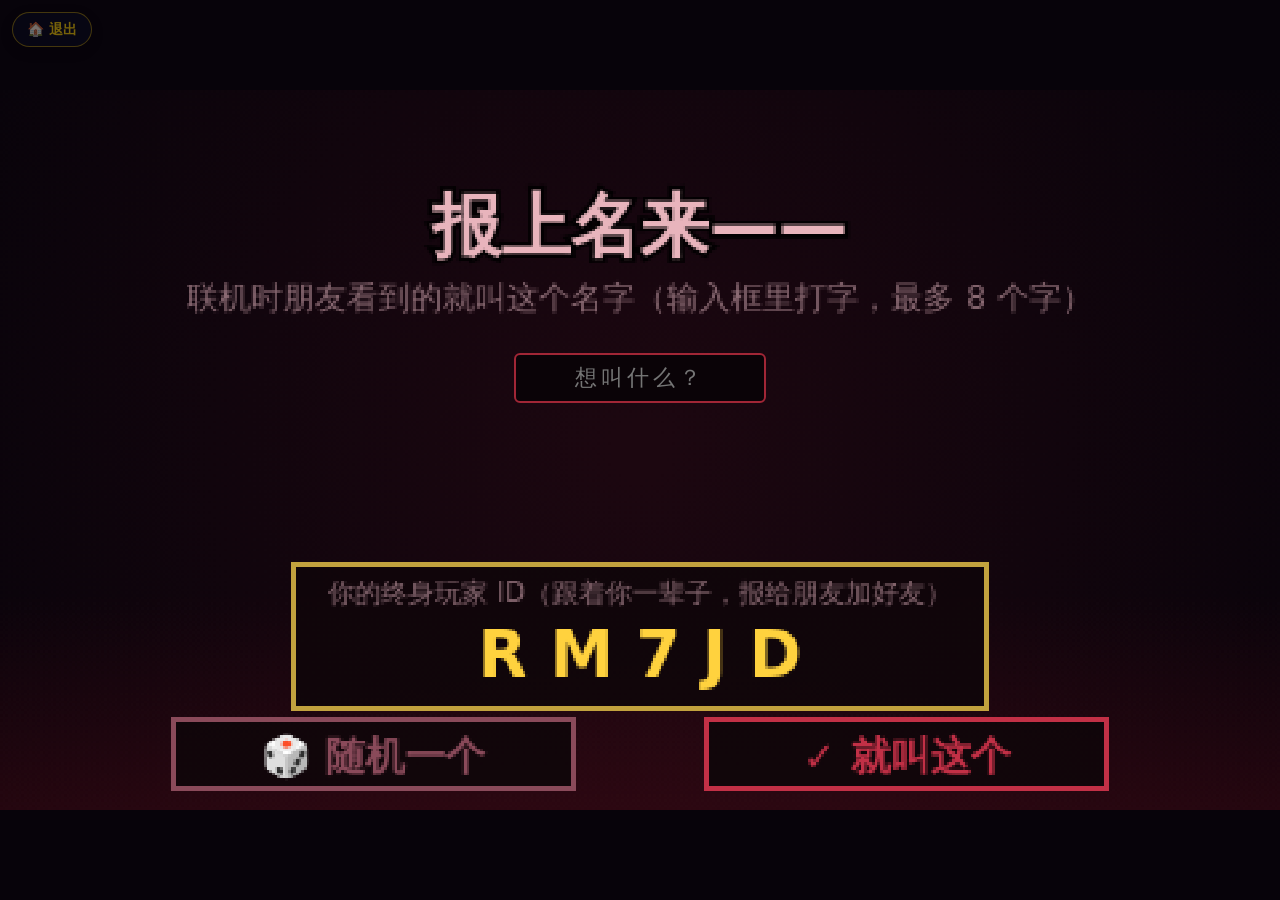
<file: games/jing-zhong-ren/index.html>
<!DOCTYPE html>
<html lang="zh-CN">
<head>
<meta charset="UTF-8">
<meta name="viewport" content="width=device-width, initial-scale=1.0, maximum-scale=1.0, user-scalable=no">
<title>镜中人 · v11 第一章·太平间</title>
<style>
  /* ========== 🖼 页面布置 ========== */
  html, body {
    margin: 0; padding: 0; height: 100%;
    background: #07030a;
    display: flex; align-items: center; justify-content: center;
    overflow: hidden; touch-action: none;
    font-family: system-ui, "PingFang SC", sans-serif;
  }
  canvas {
    width: min(100vw, calc(100dvh * 480 / 270));
    height: auto;
    image-rendering: pixelated;
    cursor: crosshair;
  }
  /* Enter 聊天输入框（固定左下角，全员可见的消息也画在它上方） */
  #聊天框 {
    position: fixed; left: 12px; bottom: 52px;
    width: 240px; padding: 6px 10px;
    background: rgba(10, 4, 8, 0.92);
    border: 1px solid #8a1f2b; border-radius: 4px;
    color: #ffe9ec; font-size: 14px; outline: none;
    display: none; z-index: 10;
  }
  /* 加入房间时的房间号输入框 */
  /* 起名字输入框 */
  #起名框 {
    position: fixed; left: 50%; top: 42%; transform: translate(-50%, -50%);
    width: 220px; padding: 10px 14px; text-align: center;
    background: rgba(10, 4, 8, 0.95);
    border: 2px solid #a12636; border-radius: 6px;
    color: #ffd9df; font-size: 22px; letter-spacing: 4px; outline: none;
    z-index: 10; display: none;
  }
  /* 好友搜索框（好友面板打开时出现） */
  #搜友框 {
    position: fixed; left: 50%; top: 58%; transform: translateX(-50%);
    width: 180px; padding: 6px 10px; text-align: center;
    background: rgba(10, 4, 8, 0.95);
    border: 1px solid #6a4a55; border-radius: 4px;
    color: #ffe9ec; font-size: 16px; letter-spacing: 6px; outline: none;
    text-transform: uppercase; z-index: 10; display: none;
  }
  #房间号框 {
    position: fixed; left: 50%; top: 46%; transform: translate(-50%, -50%);
    width: 200px; padding: 10px 14px; text-align: center;
    background: rgba(10, 4, 8, 0.95);
    border: 2px solid #a12636; border-radius: 6px;
    color: #ff5566; font-size: 28px; letter-spacing: 12px; outline: none;
    text-transform: uppercase; z-index: 10; display: none;
  }
</style>
</head>
<body><style id="pipiai-exit-style">#pipiai-exit-btn{position:fixed;left:12px;top:12px;z-index:2147483647;display:inline-flex;align-items:center;gap:6px;padding:8px 14px;border-radius:999px;background:rgba(10,14,42,.72);border:1px solid rgba(255,214,10,.55);color:#ffd60a;font:800 14px/1.2 "PingFang SC","Microsoft YaHei",system-ui,sans-serif;text-decoration:none;opacity:.45;transition:opacity .2s;box-shadow:0 4px 14px rgba(0,0,0,.35)}#pipiai-exit-btn:hover{opacity:1}</style><a id="pipiai-exit-btn" data-pipiai-exit="1" href="../../index.html" title="回到游戏中心">🏠 退出</a>
<canvas id="游戏画面" width="480" height="270"></canvas>
<input id="聊天框" maxlength="40" placeholder="按 Enter 发送…">
<input id="房间号框" maxlength="4" placeholder="ABCD">
<input id="起名框" maxlength="8" placeholder="想叫什么？">
<input id="搜友框" maxlength="5" placeholder="输入 ID">
<script>
/* ========== 🪞 镜中人 · v3 ==========
   v3 大改（大王钦定·解谜逃脱路线）：安全屋三道锁开局（颜色画/紫外数字/数家具）、
   手枪无限弹25伤、地图寻枪寻高级弹、G交互、M背包、Q手电、R紫外、K开镜（机瞄→瞄准镜）。
   v4：首次起名+终身ID、👥好友面板（搜ID/在线/邀请入队）。
   v5：自动补齐AI+合作行为、冲锋枪、散弹枪（距离衰减）。
   v11（大王钦定）：人和家具矮一档；第一章·太平间正片开场——序章安全门直接接正片：
   四人小队下太平间找三面镜子碎片，影子管理员巡逻追击（可击散 10 秒重组），开门逃出=第一章完。
   v2 的底子都还在：单人存档/联机AI队友/蹲翻滚跑跳/瓶子/跳杀/倒地救援/聊天。 */

const 画布 = document.getElementById('游戏画面');
const 笔 = 画布.getContext('2d');
const 宽 = 480, 高 = 270;
const 聊天框 = document.getElementById('聊天框');
const 房间号框 = document.getElementById('房间号框');
const 起名框 = document.getElementById('起名框');
const 搜友框 = document.getElementById('搜友框');

/* ========== ⚙️ 大王钦定的数值（原样保留，米/秒）
   换算：游戏里 1 格 = 2 米，所以 格速 = 米速 ÷ 2 ========== */
const 走速_米 = 5.5;      // WASD 步行
const 蹲速_米 = 4.0;      // C 下蹲：没声音，管理员看不见你（贴脸 1.5 格内除外）
const 跑速_米 = 8.0;      // Shift 奔跑，吃耐力
const 跑跳速_米 = 12.0;   // 边跑边跳，耐力掉两倍快
const 翻滚速_米 = 7.5;    // 奔跑中按 C：前滚翻！镜头转 360°
const 爬速_米 = 2.5;      // 倒地后的爬行速度
const 耐力秒数 = 13.5;    // 满耐力能跑的秒数
const 救援时长 = 5;       // 长按 O 施救的秒数
const 倒地时限 = 60;      // 倒地后等待救援的秒数

const 走速 = 走速_米 / 2, 蹲速 = 蹲速_米 / 2, 跑速 = 跑速_米 / 2;
const 跑跳速 = 跑跳速_米 / 2, 翻滚速 = 翻滚速_米 / 2, 爬速 = 爬速_米 / 2;
const 耐力消耗 = 100 / 耐力秒数;
const 转头速度 = 2.6, 手电耗电 = 1.1, 手电最暗 = 0.18;
const 管理员巡逻速 = 1.2, 管理员追击速 = 3.0, 管理员暴走速 = 3.3;   // v2 地图大了，管理员也提速
const 抓人距离 = 0.55, 视野张角 = 0.66;
const 瓶子吸引秒 = 15;    // 丢出瓶子，管理员会去看这么久
/* 🔫 枪械数值（大王钦定，全在这改） */
const 手枪伤害 = 25;        // 无限子弹
const 管理员血量 = 100;
const 重组秒 = 10;
const 冲锋伤害 = 7.5;       // 每发
const 冲锋匣 = 40, 冲锋总弹 = 120, 冲锋射速 = 5;   // 每秒约 5 发，打空自动换弹 2 秒
const 换弹秒 = 2;
/* 散弹枪：距离越远伤害越低（大王给的表）。游戏 1 格=2 米 */
function 散弹伤害(格距) {
  if (格距 <= 5) return 200;    // 10 米内
  if (格距 <= 10) return 150;   // 20 米
  if (格距 <= 15) return 75;    // 30 米
  return Math.max(0, Math.round(135 - 格距 * 2));   // 之后每 +1 米（半格）伤害 -1
}
/* 🤝 AI 合作强度（大王：不要太笨也不要太聪明） */
const 助攻上限每局 = 2;      // AI 帮你把管理员打散的次数上限
const AI助攻伤害低 = 18, AI助攻伤害高 = 34;
const AI代捡碎片上限 = 1;    // AI 最多替你捡 1 块（风头留给你）
const AI带电上限 = 1;

/* ========== 🗺 关卡表 ========== */
const 七关 = [
  { 名: '太平间', emoji: '🏥', 解锁: true },
  { 名: '精神病院', emoji: '🛏', 解锁: false },
  { 名: '废弃学校', emoji: '🏫', 解锁: false },
  { 名: '诡异游乐场', emoji: '🎡', 解锁: false },
  { 名: '池核', emoji: '🏊', 解锁: false },
  { 名: '童话', emoji: '🌲', 解锁: false },
  { 名: '"结束？"', emoji: '❓', 解锁: false },
];

/* ========== 🗺 第 1 关地图（24×23）========== */
const 地图行 = [
  '########################',
  '#S.......#.............#',
  '#....C...#..C.......C..#',
  '#........#.............#',
  '#.........#......F.....#',
  '#####.##########.#######',
  '#......................#',
  '####.#######.#######.###',
  '#......#.........#.....#',
  '#.B....#....F....#..C..#',
  '#....C.#..C......#...B.#',
  '#......#.........#.....#',
  '###.#######.#########.##',
  '#........#.............#',
  '#.....C..#..C..........#',
  '#..F.....#.....C....B..#',
  '#........#.............#',
  '######.###########.#####',
  '#......................#',
  '#..M..........C........#',
  '#......C.........C.....#',
  '#....................X.#',
  '########################',
];
const 地图宽 = 24, 地图高 = 23;

/* ========== 🏚 安全屋地图（12×10，开局解三道锁） ==========
   T 桌子 C 椅子 V 售卖机（都是家具，挡路）S 出生 D 大门 */
const 安全长行 = [
  '############',
  '#..........#',
  '#..........#',
  '#..........#',
  '#..........#',
  '#..........#',
  '#........V.#',
  '#..........#',
  '#..........#',
  '#S.........#',
  '#..........D',
  '############',
];   // v9 大王钦定：房间空的，只剩墙+家具（桌椅贴墙做装饰建模，不再摆房间当中）
const 安全长宽 = 12, 安全长高 = 12;   // 白色正方形房间（v8 大王：小一点点，只剩墙和家具）
/* 家具清单：2 桌 4 椅 1 售卖机 → 第三道锁密码 241 */
const 颜色答案 = ['蓝', '紫', '红', '黄'];   // 1号画蓝天 2号画葡萄 3号画红花 4号画柠檬
const 紫外答案 = '7319';                     // 售卖机上方墙上，紫外灯下可见
const 家具答案 = '241';                      // 2桌 4椅 1售卖机

/* ========== 🪪 玩家档案（v4：起名 + 终身 ID） ========== */
let 我的档案 = null;
try { 我的档案 = JSON.parse(localStorage.getItem('镜中人_玩家') || 'null'); } catch (e) {}
let 好友列表 = [];
try { 好友列表 = JSON.parse(localStorage.getItem('镜中人_好友') || '[]'); } catch (e) {}
function 发新ID() {   // 5 位字母+数字，去掉易看错的 0/O/1/I/L
  const 表 = 'ABCDEFGHJKMNPQRSTUVWXYZ23456789';
  let 码 = '';
  for (let i = 0; i < 5; i++) 码 += 表[Math.floor(Math.random() * 表.length)];
  return 码;
}
/* 工作室测试队员（AI 玩家池）：可以被搜索、加好友、邀请——等真联机开通就换真人 */
const 测试队员 = [
  { 名: '夜行者K', id: 'XK72N', 色: '#ff9f43', 上线段: [19, 23] },
  { 名: '小笼包', id: 'B8QM3', 色: '#fuchsia', 上线段: [12, 22] },
  { 名: '糖三角', id: 'T7GK9', 色: '#ffd23e', 上线段: [8, 20] },
  { 名: '静电羊', id: 'JD44M', 色: '#7dff8a', 上线段: [14, 24] },
  { 名: '薄荷冰', id: 'MH8B2', 色: '#5ad0ff', 上线段: [10, 18] },
  { 名: '阿瓦隆', id: 'AWL66', 色: '#c9a3ff', 上线段: [20, 26] },
  { 名: '小火锅', id: 'HG5R8', 色: '#ff6b6b', 上线段: [11, 21] },
  { 名: '不睡觉', id: 'N7SLP', 色: '#a8b4ff', 上线段: [22, 30] },
];
function 队员在线(员) {
  const 时 = new Date().getHours();
  let [起, 止] = 员.上线段;
  if (起 <= 止) return 时 >= 起 && 时 < 止;
  return 时 >= 起 || 时 < 止 - 24;   // 跨午夜
}
function 存好友() { localStorage.setItem('镜中人_好友', JSON.stringify(好友列表)); }
let 好友面板开 = false, 搜索结果 = null, 邀请等待 = null, 邀请结果文 = '', 邀请结果计时 = 0;
let 已邀好友们 = [];   // 邀请成功、随队出发的好友

/* ========== 🏠 游戏状态 ========== */
let 阶段 = '主页';   // 主页/单人菜单/联机菜单/房间/介绍/玩/跳杀/倒地/失败/过关
let 模式 = '单人';   // 单人 / 联机
let 玩家名 = '大王';
let 房间号 = '';
let 玩家x = 2.5, 玩家y = 2.5, 朝向 = 0;
let 命数 = 3, 碎片数 = 0, 电量 = 100, 耐力 = 100, 瓶子数 = 3;
let 蹲着 = false, 跳跃相位 = 0, 翻滚相位 = 0, 翻滚冷却 = 0, 喘气计时 = 0;
let 倒地 = false, 倒地剩余 = 倒地时限, 救援进度 = 0, 救援者 = null;
let 碎片们 = [], 电池们 = [], 柜子们 = [], 瓶子们 = [];
let 出生点 = { x: 2.5, y: 2.5 }, 出口位 = { x: 22, y: 21 };
let 镜子已触发 = false, 镜子位 = { x: 3, y: 22 };
let 管理员 = null, 队友们 = [];
let 用时 = 0, 无敌计时 = 0, 黑屏计时 = 0, 跳杀计时 = 0;
let 灯闪计时 = 0, 灯闪系数 = 1, 下次吱呀 = 8;
let 心跳计时 = 0, 脚步计时 = 0, 抖动 = 0;
let 消息们 = [];
let 场景 = '安全屋';        // 安全屋 / 太平间
let 当前地图行 = 安全长行, 当前地图宽 = 安全长宽, 当前地图高 = 安全长高;
let 手电开着 = false, 紫外模式 = false, 开镜中 = false, 镜头张角 = 视野张角;
let 当前枪 = 0;            // 0 手枪 1 散弹枪 2 冲锋枪
let 有散弹枪 = false, 有冲锋枪 = false, 有瞄准镜 = false, 高级弹 = 0;
let 冲锋弹匣 = 0, 冲锋备弹 = 0, 换弹计时 = 0, 武器冷却 = 0, 开火按住 = false;
let 队伍助攻 = 0, 队伍代捡 = 0, 队伍带电 = 0;
let 自动补齐 = localStorage.getItem('镜中人_自动补齐') !== '0';
let 管理员HP = 管理员血量, 重组计时 = 0, 枪口火 = 0, 后坐 = 0;
let 安全家具们 = [], 安全交互们 = [];
let 锁已解 = [false, false, false], 锁面板开 = 0, 门已开 = false;
let 背包开 = false, 交互提示文 = '';
let 转场计时 = 0, 转场文 = '';
let 命中闪 = 0;
let 安保室用时 = 0, 兜底开锁已触发 = false;
/* ========== 🏃 第一章·序：逃亡走廊（v9 大王分镜） ========== */
const 走廊行 = [    // v10 大王：U 形长追逐战（南段→东拐→北段，全程 60+ 格）
  '############################',
  '#..........................#',
  '#..........................#',
  '#..........................#',
  '#########################..#',
  '#########################..#',
  '#########################..#',
  '#########################..#',
  '#########################..#',
  '#########################..#',
  '#########################..#',
  '#########################..#',
  '#########################..#',
  '#########################..#',
  '#########################..#',
  '#########################..#',
  '#..........................#',
  '#S.........................#',
  '#..........................#',
  '############################',
];
const 走廊宽 = 28, 走廊高 = 20;
let 逃亡怪 = null, 紧张乐 = null, 逃亡台词期 = 0, 逃亡台词期门前已喊 = false, 安全门已开 = false, 怪缠斗次数 = 0;
let 结局相位 = 0, 结局计时 = 0, 愿望单已加 = localStorage.getItem('镜中人_愿望单') === '1';
let 最佳秒数 = Number(localStorage.getItem('镜中人_1关最佳') || 0);
let 有存档 = !!localStorage.getItem('镜中人_存档');
let 字幕队列 = [], 当前字幕 = null, 字幕计时 = 0;
let 匹配动画 = 0;

/* ========== 🔊 声音（现场合成） ========== */
let 音响 = null, 低音铺底 = null;
function 确保音响() {
  if (音响) return;
  try {
    音响 = new (window.AudioContext || window.webkitAudioContext)();
    低音铺底 = 音响.createOscillator();
    const g = 音响.createGain();
    低音铺底.type = 'sawtooth'; 低音铺底.frequency.value = 42;
    g.gain.value = 0.025;
    低音铺底.connect(g); g.connect(音响.destination);
    低音铺底.start();
  } catch (e) { 音响 = null; }
}
function 播放音(频率列表, 时长 = 0.15, 类型 = 'sine', 音量 = 0.2, 间隔 = 0.09) {
  if (!音响) return;
  频率列表.forEach((频率, 序号) => {
    const 振荡器 = 音响.createOscillator(), 音量控制 = 音响.createGain();
    振荡器.type = 类型; 振荡器.frequency.value = 频率;
    const 开始于 = 音响.currentTime + 序号 * 间隔;
    振荡器.connect(音量控制); 音量控制.connect(音响.destination);
    音量控制.gain.setValueAtTime(音量, 开始于);
    音量控制.gain.exponentialRampToValueAtTime(0.001, 开始于 + 时长);
    振荡器.start(开始于); 振荡器.stop(开始于 + 时长);
  });
}
const 声_叮 = () => 播放音([1318, 1760], 0.22, 'sine', 0.18, 0.07);
const 声_电池 = () => 播放音([660, 990], 0.12, 'square', 0.12);
const 声_脚步 = () => 播放音([70], 0.07, 'triangle', 0.1);
const 声_心跳 = () => 播放音([55, 50], 0.16, 'sine', 0.5, 0.18);
const 声_被抓 = () => 播放音([200, 60, 40], 0.5, 'sawtooth', 0.3, 0.12);
const 声_镜子 = () => 播放音([880, 932, 880, 830], 0.7, 'sine', 0.14, 0.16);
const 声_吱呀 = () => 播放音([300, 380, 330], 0.5, 'sawtooth', 0.06, 0.18);
const 声_开门 = () => 播放音([220, 330, 440, 660], 0.2, 'sine', 0.16);
const 声_过关 = () => 播放音([523, 659, 784, 1047], 0.22, 'sine', 0.2, 0.13);
const 声_跳 = () => 播放音([180, 240], 0.1, 'triangle', 0.1);
const 声_落地 = () => 播放音([90, 60], 0.12, 'triangle', 0.14);
const 声_翻滚 = () => 播放音([140, 170, 140, 110], 0.5, 'sawtooth', 0.08, 0.12);
const 声_瓶子 = () => 播放音([1900, 2400, 1700], 0.3, 'square', 0.1, 0.05);
const 声_喘气 = () => 播放音([300, 260], 0.3, 'triangle', 0.08, 0.28);
const 声_救起 = () => 播放音([392, 523, 659], 0.2, 'sine', 0.18);
const 声_倒地警报 = () => 播放音([220, 180, 220, 180], 0.5, 'square', 0.1, 0.22);
const 声_点击 = () => 播放音([500], 0.06, 'square', 0.08);
const 声_哐当 = () => 播放音([90, 60, 45], 0.35, 'square', 0.3, 0.08);
const 声_砸地 = () => 播放音([50], 0.4, 'sawtooth', 0.35, 0);
function 启动紧张乐() {   // 150 拍/分的追逃心跳乐（现场合成）
  停紧张乐();
  let 拍 = 0;
  紧张乐 = setInterval(() => {
    拍++;
    播放音([110], 0.09, 'sawtooth', 0.16, 0);                    // 低音脉冲
    if (拍 % 2 === 0) 播放音([220], 0.05, 'square', 0.06, 0);    // 中拍
    if (拍 % 8 === 0) 播放音([880, 660], 0.14, 'square', 0.05, 0.08);  // 警报循环
  }, 200);
}
function 停紧张乐() { if (紧张乐) { clearInterval(紧张乐); 紧张乐 = null; } }
const 声_枪 = () => 播放音([900, 300, 120], 0.16, 'square', 0.22, 0.03);
const 声_命中 = () => 播放音([200, 150], 0.12, 'sawtooth', 0.16, 0.05);
const 声_锁对 = () => 播放音([660, 880, 1100], 0.14, 'sine', 0.2, 0.09);
const 声_锁错 = () => 播放音([180, 140], 0.25, 'square', 0.14, 0.14);

/* ========== 💬 消息区（固定左下角，全员可见） ========== */
function 发消息(文本, 色 = '#e8f4ff', 是系统 = false) {
  消息们.push({ 文本, 色, 生: 10 });
  if (消息们.length > 5) 消息们.shift();
  if (是系统) 声_点击();
}
function 队友说(名, 文本) { 发消息(名 + '：' + 文本, '#9fd4ff'); }

/* ========== 🎬 关卡装载 ========== */
const 队友花名册 = [
  { 名: '阿凯', 色: '#4da6ff' },
  { 名: '小橙', 色: '#ffa64d' },
  { 名: '豆豆', 色: '#7dff8a' },
];
let 交互点们 = [];
function 装载安全屋() {
  场景 = '安全屋';
  当前地图行 = 安全长行; 当前地图宽 = 安全长宽; 当前地图高 = 安全长高;
  玩家x = 1.5; 玩家y = 9.5; 朝向 = -Math.PI / 2;   // 出生在西南角，面朝北
  命数 = 3; 碎片数 = 0; 电量 = 100; 耐力 = 100; 瓶子数 = 3;
  蹲着 = false; 跳跃相位 = 0; 翻滚相位 = 0; 翻滚冷却 = 0;
  倒地 = false; 无敌计时 = 0; 黑屏计时 = 0; 用时 = 0;
  手电开着 = false; 紫外模式 = false; 开镜中 = false; 镜头张角 = 视野张角;
  碎片们 = []; 电池们 = []; 柜子们 = []; 瓶子们 = []; 队友们 = [];
  镜子已触发 = false; 字幕队列 = []; 当前字幕 = null;
  管理员 = null; 管理员HP = 管理员血量; 重组计时 = 0;
  锁已解 = [false, false, false]; 锁面板开 = 0; 门已开 = false; 背包开 = false;
  安全家具们 = []; 交互点们 = [];
  水机冷却 = 0;
  安全家具们 = [
    // 贴墙桌椅（装饰建模，不挡路——皮皮：房间当中是空的）
    { 型: '桌', x: 2.5, y: 1.42 }, { 型: '桌', x: 8.5, y: 1.42 },
    { 型: '椅', x: 1.42, y: 4.5 }, { 型: '椅', x: 1.42, y: 7.5 },
    { 型: '椅', x: 10.58, y: 4.5 }, { 型: '椅', x: 6.5, y: 10.58 },
    { 型: '售卖机', x: 9.5, y: 6.5 },
  ];
  // 墙上四幅编号画（第一道锁的线索）：1蓝天 2紫葡萄 3红花 4黄柠檬
  const 画表 = [
    { 号: 1, 色: '#5a9dff', 名: '蓝天', x: 3.5 },
    { 号: 2, 色: '#a86cf5', 名: '葡萄', x: 4.5 },
    { 号: 3, 色: '#ff5d7a', 名: '红花', x: 5.5 },
    { 号: 4, 色: '#ffd23e', 名: '柠檬', x: 6.5 },
  ];
  for (const 画 of 画表) {
    交互点们.push({ x: 画.x, y: 1.6, 半: 1.1, 提示: '看 ' + 画.号 + ' 号画', 可用: () => !锁面板开 && !背包开,
      动作: () => { 发消息('[你] ' + 画.号 + ' 号画：一' + 画.名 + '。', 画.色); 声_点击(); } });
  }
  交互点们.push({ x: 2.5, y: 9.35, 半: 1.0, 提示: '看告示板', 可用: () => !锁面板开 && !背包开,
    动作: () => { 发消息('[告示板] 门禁三道锁：① 四幅画，按编号取颜色 ② 紫外线下的数字 ③ 数一数家具', '#ffd23e'); 声_点击(); } });
  交互点们.push({ x: 9.5, y: 7.35, 半: 1.0, 提示: '售卖机：按 G 接一瓶水', 可用: () => !锁面板开 && !背包开 && 水机冷却 <= 0,
    动作: () => { 瓶子数 += 1; 水机冷却 = 15; 声_电池(); 发消息('[售卖机] 咕咚……掉下来一瓶水（瓶子 +1）', '#9fd4ff'); } });
  交互点们.push({ x: 10.6, y: 10.5, 半: 1.4, 提示: 门已开 ? '推门出去（G）' : '检查三联锁（G）', 可用: () => !锁面板开 && !背包开,
    动作: () => { if (门已开) { 触发过场(); } else { 锁面板开 = 锁已解[0] ? (锁已解[1] ? 3 : 2) : 1; 声_点击(); try { document.exitPointerLock && document.exitPointerLock(); } catch (e) {} } } });
  // 队友同屋出生 + 小队友观察任务（v6 大王钦定）
  if (模式 === '联机') {
    const 名单 = 编制队伍();
    for (let i = 0; i < 名单.length; i++) {
      队友们.push({
        名: 名单[i].名, 色: 名单[i].色, 是AI: !名单[i].是好友,
        x: 3 + i * 1.2, y: 9.5, 路径: [], 重算计时: 0,
        倒地: false, 倒地剩余: 0, 被救进度: 0, 状态: '观察',
        闲聊计时: 30 + i * 20, 射击冷却: 0, 喊过没弹: false,
        观察队列: null, 观察计时: 0, 尝试过开锁: false,
      });
    }
  }
  安保室用时 = 0; 兜底开锁已触发 = false;
}
function 转场到太平间() {   // （正式版从这里进太平间；试玩版走 触发结局）
  转场计时 = 2.2; 转场文 = '你推开了安保室的门——';
  声_开门();
}
/* ========== 🎬 第一章·序：通风口过场（v9 大王分镜） ========== */
let 过场相位 = 0, 过场计时 = 0;
function 触发过场() {
  阶段 = '过场'; 过场相位 = 0; 过场计时 = 0;
  自动存档(false);
}
function 过场推进(dt) {
  过场计时 += dt;
  if (过场相位 === 0 && 过场计时 > 1.1) { 过场相位 = 1; 过场计时 = 0; 声_哐当(); }        // 格栅弹开
  else if (过场相位 === 1 && 过场计时 > 0.7) { 过场相位 = 2; 过场计时 = 0; 声_砸地(); 抖动 = 12; }  // 落地
  else if (过场相位 === 2 && 过场计时 > 1.1) {
    过场相位 = 3; 过场计时 = 0;
    if (模式 === '联机' && 队友们[0]) 队友说(队友们[0].名, '我和' + (队友们[2] ? 队友们[2].名 : '豆豆') + '先撑住，你和小橙赶紧跑！');
    else 说('它落地了。跑！！', 2.5);
  }
  else if (过场相位 === 3 && 过场计时 > 2.2) { 装载走廊(); }
}
function 画过场(t) {
  // 仰视天花板：白顶渐暗 + 通风口摇入
  let 渐变 = 笔.createLinearGradient(0, 0, 0, 高);
  渐变.addColorStop(0, '#d8dade'); 渐变.addColorStop(1, '#9a9ca4');
  笔.fillStyle = 渐变; 笔.fillRect(0, 0, 宽, 高);
  const 摇入 = Math.min(1, 过场计时 / 0.9);
  const 口y = 高 * 0.42 - (1 - 摇入) * 高 * 0.7;
  const 口x = 宽 / 2, 口w = 高 * 0.5, 口h = 高 * 0.34;
  // 天花板透视线
  笔.strokeStyle = 'rgba(120,122,130,0.4)'; 笔.lineWidth = 1;
  for (let i = 0; i < 5; i++) {
    笔.beginPath(); 笔.moveTo(宽 / 2 + (i - 2) * 60, 0); 笔.lineTo(宽 / 2 + (i - 2) * 160, 高); 笔.stroke();
  }
  // 通风口（金属框+格栅）
  笔.fillStyle = '#6a6e76'; 笔.fillRect(口x - 口w / 2 - 6, 口y - 口h / 2 - 6, 口w + 12, 口h + 12);
  笔.fillStyle = '#2c2e34'; 笔.fillRect(口x - 口w / 2, 口y - 口h / 2, 口w, 口h);
  if (过场相位 === 0) {
    笔.strokeStyle = '#8a8e96'; 笔.lineWidth = 3;
    for (let i = 1; i < 6; i++) {
      笔.beginPath(); 笔.moveTo(口x - 口w / 2, 口y - 口h / 2 + i * 口h / 6); 笔.lineTo(口x + 口w / 2, 口y - 口h / 2 + i * 口h / 6); 笔.stroke();
    }
  } else {
    // 格栅弹开（斜挂）+ 黑影坠落
    if (过场相位 === 1) {
      笔.save();
      笔.translate(口x + 口w / 2, 口y - 口h / 2);
      笔.rotate(0.6);
      笔.strokeStyle = '#8a8e96'; 笔.lineWidth = 3;
      笔.fillRect(-口w, 0, 口w * 2, 5);
      笔.restore();
      const 坠 = 过场计时 / 0.7;
      const 影y = 口y + 坠 * 坠 * 高 * 1.3;
      笔.fillStyle = 'rgba(8,8,14,0.92)';
      笔.fillRect(口x - 口w * 0.3, 影y, 口w * 0.6, 高 * 0.3 * (0.5 + 坠));
    } else {
      // 已落地：口敞着，画面前景压暗，地面尘圈
      笔.fillStyle = 'rgba(8,8,14,0.35)'; 笔.fillRect(0, 0, 宽, 高);
      if (过场相位 === 2 && 过场计时 < 0.5) {
        笔.strokeStyle = `rgba(200,200,210,${(1 - 过场计时 * 2).toFixed(2)})`;
        笔.lineWidth = 3;
        笔.beginPath(); 笔.ellipse(宽 / 2, 高 * 0.82, 高 * (0.2 + 过场计时), 高 * 0.08, 0, 0, Math.PI * 2); 笔.stroke();
      }
      笔.font = 'bold 13px system-ui, "PingFang SC", sans-serif';
      笔.textAlign = 'center'; 笔.fillStyle = '#ffd9df';
      笔.fillText('什么东西掉下来了——', 宽 / 2, 高 * 0.2);
    }
  }
}
function 装载走廊() {
  场景 = '走廊';
  当前地图行 = 走廊行; 当前地图宽 = 走廊宽; 当前地图高 = 走廊高;
  玩家x = 2.5; 玩家y = 17.5; 朝向 = 0;   // 南段西头，面朝东——跑！
  出生点 = { x: 2.5, y: 17.5 };
  手电开着 = true; 紫外模式 = false; 开镜中 = false; 镜头张角 = 视野张角;
  碎片们 = []; 电池们 = []; 柜子们 = []; 瓶子们 = [];
  管理员 = null; 倒地 = false; 黑屏计时 = 0; 无敌计时 = 1;
  逃亡怪 = { x: 1.0, y: 17.5, 速: 2.05, HP: 300, 活: true, 缠斗计时: 0, 路径: [], 重算: 0 };
  怪缠斗次数 = 0; 安全门已开 = false; 逃亡台词期 = 0;
  交互点们 = [
    { x: 1.8, y: 2.5, 半: 1.6, 提示: 安全门已开 ? '已经安全了' : '安全门：开门（G）', 可用: () => !安全门已开 && !锁面板开 && !背包开,
      动作: () => {
        安全门已开 = true; 停紧张乐(); 声_开门();
        转场计时 = 2.4; 转场文 = '安全门在身后合上。前面——是太平间。';
        自动存档(false);
      } },
  ];
  // 队友分镜：阿凯(0)豆豆(2)在你【身后】撑住（挡在怪物和你之间），小橙(1)陪你跑
  队友们.forEach((友, i) => {
    友.路径 = [];
    if (i === 1) { 友.x = 3.2; 友.y = 17.5; 友.状态 = '陪你跑'; }
    else { 友.x = 1.0; 友.y = 17.5 + (i === 0 ? -0.5 : 0.5); 友.状态 = '撑住'; 友.撑住时长 = 8; }   // 站进它的必经之路
  });
  阶段 = '玩';
  启动紧张乐();
  if (模式 === '联机' && 队友们[1]) setTimeout(() => { if (场景 === '走廊') 队友说(队友们[1].名, '这边！跟着我跑！'); }, 700);
}
function 更新逃亡(dt) {
  if (!逃亡怪 || !逃亡怪.活) return;
  逃亡台词期 += dt;
  // 没有建模的怪物，用沉重的脚步声宣告存在（越来越近）
  逃亡怪.脚步计时 = (逃亡怪.脚步计时 || 0) - dt;
  if (逃亡怪.脚步计时 <= 0 && 逃亡怪.缠斗计时 <= 0) {
    逃亡怪.脚步计时 = 0.42;
    播放音([42], 0.1, 'sawtooth', Math.min(0.3, 0.1 + Math.max(0, 1 - Math.hypot(玩家x - 逃亡怪.x, 玩家y - 逃亡怪.y) / 12) * 0.25), 0);
  }
  // 阿凯豆豆：撑 8 秒后撤退跟上
  for (const 友 of 队友们) {
    if (友.状态 === '撑住') {
      友.撑住时长 -= dt;
      if (友.撑住时长 <= 0) {
        友.状态 = '跟上';
        if (友 === 队友们[0]) 队友说(友.名, '顶不住了——撤！我们跟上！');
      }
    } else if (友.状态 === '跟上' || 友.状态 === '陪你跑') {
      const 距 = Math.hypot(友.x - 玩家x, 友.y - 玩家y);
      if (距 > 1.8) {
        友.重算计时 -= dt;
        if (友.重算计时 <= 0 || 友.路径.length === 0) {
          友.重算计时 = 0.5;
          友.路径 = 找路径(友.x, 友.y, 玩家x, 玩家y);
        }
        if (友.路径.length) {
          const 下一 = 友.路径[0];
          const dx = 下一.x - 友.x, dy = 下一.y - 友.y;
          const d = Math.hypot(dx, dy);
          if (d < 0.15) 友.路径.shift();
          else { 友.x += dx / d * 3.4 * dt; 友.y += dy / d * 3.4 * dt; }
        }
      } else 友.路径 = [];
    }
  }
  // 怪物（碰撞箱）：被撑住者缠住，否则追
  if (逃亡怪.缠斗计时 > 0) {
    逃亡怪.缠斗计时 -= dt;
  } else {
    // U 形走廊：怪物走寻路追（不会穿墙）
    逃亡怪.重算 -= dt;
    if (逃亡怪.重算 <= 0 || 逃亡怪.路径.length === 0) {
      逃亡怪.重算 = 0.35;
      逃亡怪.路径 = 找路径(逃亡怪.x, 逃亡怪.y, 玩家x, 玩家y);
    }
    if (逃亡怪.路径.length) {
      const 下一 = 逃亡怪.路径[0];
      const dx = 下一.x - 逃亡怪.x, dy = 下一.y - 逃亡怪.y;
      const d = Math.hypot(dx, dy);
      if (d < 0.15) 逃亡怪.路径.shift();
      else { 逃亡怪.x += dx / d * 逃亡怪.速 * dt; 逃亡怪.y += dy / d * 逃亡怪.速 * dt; }
    }
    const dx = 玩家x - 逃亡怪.x, dy = 玩家y - 逃亡怪.y;
    const d = Math.hypot(dx, dy);
    // 撑住者拦截 → 缠斗 3 秒（最多 2 次）
    if (怪缠斗次数 < 2) {
      for (const 友 of 队友们) {
        if (友.状态 === '撑住' && Math.hypot(友.x - 逃亡怪.x, 友.y - 逃亡怪.y) < 0.95) {
          逃亡怪.缠斗计时 = 3; 怪缠斗次数++;
          声_命中();
          if (怪缠斗次数 === 1 && 队友们[0]) 队友说(队友们[0].名, '缠住它！快跑！！');
          break;
        }
      }
    }
    // 抓到玩家 → 拖回走廊口
    if (d < 0.6 && 无敌计时 <= 0) {
      玩家x = 出生点.x; 玩家y = 出生点.y; 无敌计时 = 2; 抖动 = 10;
      逃亡怪.x = 1.0; 逃亡怪.y = 17.5; 逃亡怪.缠斗计时 = 1.5; 逃亡怪.路径 = [];
      声_被抓();
      发消息('[逃亡] 被它攥住了衣领……甩开！继续跑！', '#ff8a8a', true);
    }
  }
  // 逃到门前提示（U 形北段西头）
  if (!安全门已开 && Math.hypot(玩家x - 1.8, 玩家y - 2.5) < 8 && !逃亡台词期门前已喊 && 队友们[1]) {
    逃亡台词期门前已喊 = true;
    队友说(队友们[1].名, '门！开门开门！');
  }
}
let 段落完计时 = 0;
function 画段落完(t) {
  按钮们.length = 0;
  红黑背景(t);
  大字('—— 安全了 ——', 66, 28, '#bfffc9');
  笔.font = '13px system-ui, "PingFang SC", sans-serif';
  笔.textAlign = 'center'; 笔.fillStyle = '#c9b8bd';
  笔.fillText('你们冲进安全门，身后的咆哮被隔在了门外。', 宽 / 2, 100);
  笔.fillText('音乐停了。心跳还没停。', 宽 / 2, 120);
  笔.font = 'bold 15px system-ui, "PingFang SC", sans-serif';
  笔.fillStyle = '#e8b4bc';
  笔.fillText('第一章 · 序 —— 完', 宽 / 2, 152);
  笔.font = '11px system-ui, "PingFang SC", sans-serif';
  笔.fillStyle = '#8a6a73';
  笔.fillText('（正片：太平间 · 等大王验收这段后继续）', 宽 / 2, 172);
  if (!逃亡怪 || !逃亡怪.活) {
    笔.font = 'bold 12px system-ui, "PingFang SC", sans-serif';
    笔.fillStyle = '#ffd23e';
    笔.fillText('🏆 隐藏线达成：你把它打死了，可以慢慢探索', 宽 / 2, 194);
  }
  if (!愿望单已加) {
    按钮('❤ 加入愿望单，加速正式版制作', 宽 / 2 - 150, 208, 300, 26, () => {
      愿望单已加 = true; localStorage.setItem('镜中人_愿望单', '1'); 声_过关();
      发消息('[系统] 已加入愿望单！正式版出来第一时间通知你 ⚡', '#ffd23e', true);
    }, '#c2a23e');
  }
  按钮('↩ 回主页', 宽 / 2 - 110, 高 - 40, 220, 26, () => { 阶段 = '主页'; }, '#8a4a5a');
}

/* ========== 🎬 试玩版结局（v6 大王导演）：门外，一阵死寂 ========== */
function 触发结局() {
  阶段 = '结局'; 结局相位 = 0; 结局计时 = 0;
  声_开门();
  if (低音铺底 && 音响) 低音铺底.frequency.setTargetAtTime(20, 音响.currentTime, 2);   // 低音沉下去
  自动存档(false);   // 试玩版通关，清进行档
  const 快 = Number(localStorage.getItem('镜中人_安保室最佳') || 0);
  if (快 === 0 || 安保室用时 < 快) localStorage.setItem('镜中人_安保室最佳', Math.floor(安保室用时));
}
function 装载太平间(带队友) {
  场景 = '太平间';
  命数 = 3; 碎片数 = 0; 瓶子数 = 3; 耐力 = 100; 用时 = 0; 队伍代捡 = 0; 队伍带电 = 0; 队伍助攻 = 0;   // v11 修：正片开局状态全重置（v5 重构时丢了）
  说('找齐 3 面镜子碎片，大门就会亮。管理员……在巡逻。', 4);
  当前地图行 = 地图行; 当前地图宽 = 地图宽; 当前地图高 = 地图高;
  倒地 = false; 倒地剩余 = 倒地时限; 救援进度 = 0; 救援者 = null;
  碎片们 = []; 电池们 = []; 柜子们 = []; 瓶子们 = []; 队友们 = []; 交互点们 = [];
  手电开着 = true; 紫外模式 = false; 开镜中 = false; 镜头张角 = 视野张角;
  管理员HP = 管理员血量; 重组计时 = 0; 锁面板开 = 0; 背包开 = false;
  for (let y = 0; y < 地图高; y++) for (let x = 0; x < 地图宽; x++) {
    const 字 = 地图行[y][x];
    if (字 === 'F') 碎片们.push({ x: x + 0.5, y: y + 0.5, 已捡: false });
    if (字 === 'B') 电池们.push({ x: x + 0.5, y: y + 0.5, 已捡: false });
    if (字 === 'C') 柜子们.push({ x: x + 0.5, y: y + 0.5, 开着: 0 });
    if (字 === 'X') 出口位 = { x, y };
    if (字 === 'M') 镜子位 = { x: x + 0.5, y: y + 0.5 };
  }
  出生点 = { x: 20.5, y: 21.5 }; 玩家x = 20.5; 玩家y = 21.5; 朝向 = Math.PI;   // 大门内侧（别站门格里，不然子弹被门挡）
  管理员 = {
    x: 12.5, y: 19.5, 朝向角: 0, 速度: 管理员巡逻速,
    路径: [], 重算计时: 0, 目标点: null, 追击中: false, 丢失计时: 0,
    暴走: false, 眨眼: 0, 瓶子目标: null, 瓶子计时: 0, 冷落玩家计时: 0,
  };
  if (带队友) {
    const 名单 = 编制队伍();   // 已邀好友优先上场，空位补阿凯/小橙/豆豆
    for (let i = 0; i < 名单.length; i++) {
      队友们.push({
        名: 名单[i].名, 色: 名单[i].色,
        x: 出生点.x + 0.8 * (i + 1), y: 出生点.y, 路径: [], 重算计时: 0,
        倒地: false, 倒地剩余: 倒地时限, 被救进度: 0,
        状态: '跟随', 闲聊计时: 20 + i * 25,
        射击冷却: 1 + Math.random() * 2, 喊过没弹: false,
      });
    }
  }
  // v3/v5 拾取物（大王：地图里找枪、找好子弹、找瞄准镜）
  交互点们.push({ x: 9.5, y: 10.5, 半: 1.0, 提示: '拾取 🎯散弹枪（10米内200伤·随距离衰减）', 可用: () => !有散弹枪 && !锁面板开 && !背包开,
    动作: () => { 有散弹枪 = true; 高级弹 += 4; 当前枪 = 1; 声_叮(); 发消息('[拾取] 散弹枪到手！自带 4 发高级弹，越近越疼。按 1/2/3 换枪', '#7dff8a'); } });
  交互点们.push({ x: 8.5, y: 14.5, 半: 1.0, 提示: '拾取 🔫冲锋枪（40发/匣·共120发·7.5伤/发）', 可用: () => !有冲锋枪 && !锁面板开 && !背包开,
    动作: () => { 有冲锋枪 = true; 冲锋弹匣 = 40; 冲锋备弹 = 80; 当前枪 = 2; 声_叮(); 发消息('[拾取] 冲锋枪到手！弹匣 40 + 备弹 80。按住鼠标/F 连发', '#7dff8a'); } });
  交互点们.push({ x: 2.5, y: 13.5, 半: 1.0, 提示: '拾取高级子弹 ×6', 可用: () => !锁面板开 && !背包开 && !交互点们[1].拿走,
    动作: () => { 高级弹 += 6; 交互点们[1].拿走 = true; 声_电池(); 发消息('[拾取] 散弹枪高级弹 +6', '#ffd23e'); } });
  交互点们.push({ x: 21.5, y: 1.5, 半: 1.0, 提示: '拾取高级子弹 ×6', 可用: () => !锁面板开 && !背包开 && !交互点们[2].拿走,
    动作: () => { 高级弹 += 6; 交互点们[2].拿走 = true; 声_电池(); 发消息('[拾取] 散弹枪高级弹 +6', '#ffd23e'); } });
  交互点们.push({ x: 16.5, y: 15.5, 半: 1.0, 提示: '拾取 🔬瞄准镜（开镜不散布）', 可用: () => !有瞄准镜 && !锁面板开 && !背包开,
    动作: () => { 有瞄准镜 = true; 声_叮(); 发消息('[拾取] 瞄准镜装上了！按 K 开镜试试', '#7dff8a'); } });
}
let 水机冷却 = 0;
function 说(文本, 时长 = 3.2) { 字幕队列.push({ 文本, 时长 }); }

/* ========== 🧭 BFS 寻路 ========== */
function 找路径(起x, 起y, 终x, 终y) {
  const 起格 = [Math.floor(起x), Math.floor(起y)];
  const 终格 = [Math.floor(终x), Math.floor(终y)];
  if (起格[0] === 终格[0] && 起格[1] === 终格[1]) return [];
  const 来路 = {}; const 队列 = [起格];
  来路[起格[0] + ',' + 起格[1]] = null;
  while (队列.length) {
    const [cx, cy] = 队列.shift();
    if (cx === 终格[0] && cy === 终格[1]) break;
    for (const [dx, dy] of [[1,0],[-1,0],[0,1],[0,-1]]) {
      const nx = cx + dx, ny = cy + dy;
      if (格子可走(nx, ny) && !(nx + ',' + ny in 来路)) {
        来路[nx + ',' + ny] = [cx, cy];
        队列.push([nx, ny]);
      }
    }
  }
  if (!(终格[0] + ',' + 终格[1] in 来路)) return [];
  const 路径 = []; let 当前 = 终格;
  while (当前) { 路径.unshift({ x: 当前[0] + 0.5, y: 当前[1] + 0.5 }); 当前 = 来路[当前[0] + ',' + 当前[1]]; }
  路径.shift();
  return 路径;
}
function 格子可走(x, y) {
  if (x < 0 || y < 0 || x >= 当前地图宽 || y >= 当前地图高) return false;
  const 字 = 当前地图行[y][x];
  if (字 === '#') return false;
  if (字 === 'C' || 字 === 'M') return false;              // 柜子/镜子挡路
  if (字 === 'T' || 字 === 'V') return false;              // 桌子/售卖机挡路
  if (字 === 'X' && 碎片数 < 3) return false;              // 太平间大门：集齐碎片
  if (字 === 'D' && !门已开) return false;                 // 安全屋门：解开三道锁
  return true;
}
function 一路无阻(ax, ay, bx, by) {   // 两点之间有没有墙
  const dx = bx - ax, dy = by - ay;
  const 距离 = Math.hypot(dx, dy);
  if (距离 < 0.01) return true;
  const 步数 = Math.ceil(距离 * 3);
  for (let i = 1; i < 步数; i++) {
    const t = i / 步数;
    const 字 = 当前地图行[Math.floor(ay + dy * t)][Math.floor(ax + dx * t)];
    if (字 === '#' || 字 === 'C' || 字 === 'M' || 字 === 'X') return false;
  }
  return true;
}

/* ========== 👻 管理员大脑（v2：听得见跑步、看不见下蹲、追瓶子） ========== */
function 随机巡逻点() {
  for (let 试 = 0; 试 < 30; 试++) {
    const x = Math.floor(Math.random() * 地图宽), y = Math.floor(Math.random() * 地图高);
    if (格子可走(x, y) && Math.hypot(x + 0.5 - 玩家x, y + 0.5 - 玩家y) > 4) return { x: x + 0.5, y: y + 0.5 };
  }
  return { x: 12.5, y: 19.5 };
}
function 更新管理员(dt) {
  if (管理员.冷落玩家计时 > 0) 管理员.冷落玩家计时 -= dt;
  const 距玩家 = Math.hypot(玩家x - 管理员.x, 玩家y - 管理员.y);
  // 感知规则（大王的设定）：
  //  蹲着=它看不见你（除非贴脸 1.5 格）；走路 5 格内听见；跑步 8 格内必发现；瓶子优先
  let 看见了 = false;
  if (!倒地 && 管理员.冷落玩家计时 <= 0) {
    if (蹲着 && 距玩家 > 1.5) 看见了 = false;
    else if (管理员.暴走 && 距玩家 < 12) 看见了 = true;
    else if (距玩家 < 2.5) 看见了 = true;
    else {
      const 噪音半径 = 正在跑步 ? 8 : (蹲着 ? 0 : 5);
      if (距玩家 < 噪音半径 && 一路无阻(管理员.x, 管理员.y, 玩家x, 玩家y)) 看见了 = true;
    }
  }
  // 也追队友
  let 追谁 = null;
  if (看见了) 追谁 = { x: 玩家x, y: 玩家y, 是玩家: true };
  else for (const 友 of 队友们) {
    if (友.倒地) continue;
    const d = Math.hypot(友.x - 管理员.x, 友.y - 管理员.y);
    if (d < 6 && 一路无阻(管理员.x, 管理员.y, 友.x, 友.y)) { 追谁 = { x: 友.x, y: 友.y, 是玩家: false, 友 }; break; }
  }
  if (追谁) { 管理员.追击中 = true; 管理员.丢失计时 = 4; 管理员.瓶子目标 = null; }
  else if (管理员.追击中) {
    管理员.丢失计时 -= dt;
    if (管理员.丢失计时 <= 0) 管理员.追击中 = false;
  }
  // 追击起追击乐，甩掉 3 秒后停（v11：正片的呼吸感）
  if (管理员.追击中 && !紧张乐) 启动紧张乐();
  else if (!管理员.追击中 && 紧张乐) { 管理员.静默计时 = (管理员.静默计时 || 3) - dt; if (管理员.静默计时 <= 0) { 停紧张乐(); 管理员.静默计时 = 3; } }
  if (管理员.追击中) 管理员.静默计时 = 3;
  管理员.速度 = 管理员.暴走 ? 管理员暴走速 : (管理员.追击中 || 管理员.瓶子目标 ? 管理员追击速 : 管理员巡逻速);
  // 瓶子：比人优先（丢出去就是为了让它分心）
  if (管理员.瓶子目标) {
    管理员.瓶子计时 -= dt;
    if (管理员.瓶子计时 <= 0 || Math.hypot(管理员.瓶子目标.x - 管理员.x, 管理员.瓶子目标.y - 管理员.y) < 0.7) {
      管理员.瓶子目标 = null;
    }
  }
  管理员.重算计时 -= dt;
  if (管理员.重算计时 <= 0 || 管理员.路径.length === 0) {
    管理员.重算计时 = 0.4;
    let 目标;
    if (管理员.瓶子目标) 目标 = 管理员.瓶子目标;
    else if (管理员.追击中 && 追谁) 目标 = 追谁;
    else if (管理员.追击中) 目标 = { x: 玩家x, y: 玩家y };
    else 目标 = (管理员.目标点 && Math.hypot(管理员.目标点.x - 管理员.x, 管理员.目标点.y - 管理员.y) > 0.6) ? 管理员.目标点 : (管理员.目标点 = 随机巡逻点());
    管理员.路径 = 找路径(管理员.x, 管理员.y, 目标.x, 目标.y);
  }
  if (管理员.路径.length) {
    const 下一 = 管理员.路径[0];
    const dx = 下一.x - 管理员.x, dy = 下一.y - 管理员.y;
    const d = Math.hypot(dx, dy);
    if (d < 0.15) 管理员.路径.shift();
    else {
      管理员.x += dx / d * 管理员.速度 * dt;
      管理员.y += dy / d * 管理员.速度 * dt;
      管理员.朝向角 = Math.atan2(dy, dx);
    }
  }
  // 抓人判定
  if (无敌计时 <= 0 && 管理员.冷落玩家计时 <= 0) {
    if (!倒地 && 距玩家 < 抓人距离) 跳杀触发();
    for (const 友 of 队友们) {
      if (友.倒地) continue;
      if (Math.hypot(友.x - 管理员.x, 友.y - 管理员.y) < 抓人距离) 队友倒地(友);
    }
  }
}

/* ========== 💀 跳杀 & 倒地 & 救援（大王的核心设计） ========== */
let 跳杀对象 = null;
function 跳杀触发() {
  阶段 = '跳杀'; 跳杀计时 = 1.1; 声_被抓(); 抖动 = 16;
  无敌计时 = 2;
  跳杀对象 = { 是玩家: true };
}
function 队友倒地(友) {
  友.倒地 = true; 友.倒地剩余 = 倒地时限; 友.被救进度 = 0;
  管理员.冷落玩家计时 = 0;
  发消息(友.名 + '倒地了，需要急救！', '#ffd23e', true);
  声_倒地警报();
}
function 跳杀结算() {   // 跳杀动画放完，分单人/联机两条路
  if (模式 === '联机') {
    倒地 = true; 倒地剩余 = 倒地时限; 救援进度 = 0; 救援者 = null;
    发消息(玩家名 + '倒地了，需要急救！', '#ffd23e', true);
    声_倒地警报();
    阶段 = '倒地';
    管理员.x = 12.5; 管理员.y = 19.5; 管理员.路径 = []; 管理员.追击中 = false;
    管理员.冷落玩家计时 = 12;   // 它以为得手了，逛 12 秒再回来
    setTimeout(() => 队友们.forEach(f => { if (!f.倒地) f.状态 = '救大王'; }), 800);
  } else {
    命数 -= 1;
    玩家x = 出生点.x; 玩家y = 出生点.y;
    管理员.x = 12.5; 管理员.y = 19.5; 管理员.路径 = []; 管理员.追击中 = false; 管理员.冷落玩家计时 = 8;
    if (命数 <= 0) { 阶段 = '失败'; 自动存档(false); }
    else { 阶段 = '玩'; 黑屏计时 = 0.9; 说('它把你拖回了值班室……（命还剩 ' + 命数 + ' 条）', 3); 自动存档(true); }
  }
}
function 更新倒地(dt) {
  倒地剩余 -= dt;
  if (倒地剩余 <= 0) {
    阶段 = '失败'; 自动存档(false);
    return;
  }
  // 爬行
  let 前后 = 0, 左右 = 0, 转 = 0;
  if (按键['w'] || 按键['arrowup']) 前后 += 1;
  if (按键['s'] || 按键['arrowdown']) 前后 -= 1;
  if (按键['a']) 左右 -= 1;
  if (按键['d']) 左右 += 1;
  if (按键['arrowleft']) 转 -= 1;
  if (按键['arrowright']) 转 += 1;
  for (const id in 触点) {
    const t = 触点[id];
    if (t.是左) {
      if (Math.abs(t.位移y) > 8) 前后 -= Math.max(-1, Math.min(1, t.位移y / 40));
      if (Math.abs(t.位移x) > 8) 左右 += Math.max(-1, Math.min(1, t.位移x / 40));
    } else if (Math.abs(t.位移x) > 4) 转 += t.位移x / 60;
  }
  朝向 += 转 * 转头速度 * 0.6 * dt;
  const 走x = Math.cos(朝向) * 前后 + Math.cos(朝向 + Math.PI / 2) * 左右;
  const 走y = Math.sin(朝向) * 前后 + Math.sin(朝向 + Math.PI / 2) * 左右;
  const 步长 = Math.hypot(走x, 走y);
  if (步长 > 0.01) {
    const 速 = 爬速 * dt / 步长;
    撞墙移动(走x * 速, 走y * 速);
  }
  // 谁在救我？
  救援者 = null;
  for (const 友 of 队友们) {
    if (友.倒地) continue;
    const d = Math.hypot(友.x - 玩家x, 友.y - 玩家y);
    if (d < 1.2) { 救援者 = 友; break; }
  }
  if (救援者) {
    救援进度 += dt;
    if (救援进度 >= 救援时长) {
      倒地 = false; 阶段 = '玩'; 耐力 = 60; 无敌计时 = 2;
      声_救起(); 队友说(救援者.名 === undefined ? '' : 救援者.名, '拉起来了！还能走吗？');
      队友们.forEach(f => f.状态 = '跟随');
    }
  } else 救援进度 = Math.max(0, 救援进度 - dt * 2);
}

/* ========== 💬 队友回话（v7 大王钦定：队友配进来得回话） ========== */
let 队友回复冷却 = 0;
let 紫外提示过 = false;
function 触发队友回复(玩家原文) {
  if (模式 !== '联机' || 队友们.length === 0) return;
  if (队友回复冷却 > 0) return;
  const 原文 = 玩家原文.toLowerCase();
  let 池 = null;
  if (/密码|锁/.test(玩家原文)) 池 = ['密码我哪知道！线索都在屋里，数数家具去', '锁我看过了……错了一次，不敢再按', '你解你解，我看你的！'];
  else if (/你好|哈喽|hello|hi|在吗|在不在/.test(原文)) 池 = ['哈喽队长！', '在呢在呢', '叫我？在这儿'];
  else if (/多少|几|数字|答案/.test(玩家原文)) 池 = ['桌子 2 椅子 4 售卖机 1——就差排成密码了', '自己数嘛，我都数过两遍了', '你猜？（不告诉你，其实是 24……啊说漏了）'];
  else if (/救|救命|快来|死/.test(玩家原文)) 池 = ['坚持住！我来了！', '别慌，马上到！'];
  else if (/谢谢|谢啦|辛苦/.test(玩家原文)) 池 = ['小意思！', '客气啥，下次你救我'];
  else if (/走|出发|冲/.test(玩家原文)) 池 = ['跟上跟上', '走！', '等你呢，快点'];
  else 池 = ['嗯嗯', '我在这呢', '别催，在看呢', '你这句话我得想想……', '跟你说，这屋子真白', '有道理（其实没听懂）'];
  const 友 = 队友们[Math.floor(Math.random() * 队友们.length)];
  const 句 = 池[Math.floor(Math.random() * 池.length)];
  队友回复冷却 = 3;
  setTimeout(() => { if ((阶段 === '玩' || 阶段 === '倒地')) { 队友说(友.名, 句); 声_点击(); } }, 1000 + Math.random() * 1500);
}

/* ========== 🧒 安保室 AI：六年级小队友（v6 大王钦定） ==========
   不会直接输密码：先观察房间 → 手痒试一次（错）→ 让你来 →
   90 秒还没人解开，才由 AI 逐锁推理兜底（把答案喊出来） */
const 观察点台词 = {   // 每点 3 句：三个队友同看一处，也各说各的
  画1: ['1 号是蓝天！那蓝色肯定排第一……吧？', '你们看这画，画得还挺好', '1 号蓝天……我记小本本上了'],
  画2: ['2 号是葡萄，紫色的！', '葡萄……有点想吃葡萄了', '紫色是 2 号，别记混了啊'],
  画3: ['3 号是红花，吓我一跳', '红色第几个来着？哦，3 号', '这红花画得跟真的一样……'],
  画4: ['4 号柠檬，黄的！', '酸的那种柠檬……', '黄柠檬 4 号，齐了！'],
  售卖机: ['这机器还有电？！谁要可乐——哦不能喝', '咕咚……它自己掉了一瓶！', '售卖机 1 台，我数的，没错'],
  告示板: ['板上说按编号找颜色，我懂了！懂了一半', '三道锁……这谁定的规矩啊', '告示板说还有紫外线的数字，谁有紫外灯？'],
  桌子: ['桌子两张、椅子……我数数：1、2、3、4，四把！', '桌子 2 椅子 4，售卖机 1 台——我全记住了！', '这桌子挺结实，就是有点冷'],
};
const 队友口癖 = ['嘿嘿', '嘿嘿嘿', '哈哈'];
function 生成观察点(队友序号) {
  const 类型们 = ['画1', '画2', '画3', '画4', '售卖机', '告示板', '桌子'];
  const 位置 = { 画1: [3.5, 2.5], 画2: [4.5, 2.5], 画3: [5.5, 2.5], 画4: [6.5, 2.5], 售卖机: [9.5, 7.4], 告示板: [2.5, 8.4], 桌子: [5.5, 2.5] };
  const 洗牌 = 类型们.slice().sort(() => Math.random() - 0.5);
  return 洗牌.slice(0, 2).map(t => ({ 型: t, x: 位置[t][0], y: 位置[t][1], 词: 观察点台词[t][队友序号 % 3] }));
}
function 更新安保室AI(dt) {
  const 门锁位 = { x: 10.5, y: 10.5 };
  for (const 友 of 队友们) {
    if (友.倒地) continue;
    // 状态机：观察（去各看点）→ 尝试开锁（错一次）→ 待机看你 → 兜底
    if (友.状态 === '观察') {
      if (!友.观察队列) 友.观察队列 = 生成观察点(队友们.indexOf(友));
      const 目标 = 友.观察队列[0];
      if (!目标) { 友.状态 = '去开锁'; 友.路径 = []; }
      else if (Math.hypot(友.x - 目标.x, 友.y - 目标.y) < 1.2) {
        友.观察计时 -= dt;
        if (友.观察计时 <= 0) {
          队友说(友.名, 目标.词);
          友.观察队列.shift();
          友.观察计时 = 2.2 + Math.random() * 1.8;
        }
      } else {
        友.重算计时 -= dt;
        if (友.重算计时 <= 0 || 友.路径.length === 0) { 友.重算计时 = 0.6; 友.路径 = 找路径(友.x, 友.y, 目标.x, 目标.y); }
        if (友.路径.length) {
          const 下一 = 友.路径[0];
          const dx = 下一.x - 友.x, dy = 下一.y - 友.y;
          const d = Math.hypot(dx, dy);
          if (d < 0.12) 友.路径.shift();
          else { 友.x += dx / d * 1.9 * dt; 友.y += dy / d * 1.9 * dt; }
        }
      }
    } else if (友.状态 === '去开锁') {
      if (Math.hypot(友.x - 门锁位.x, 友.y - 门锁位.y) < 1.1) {
        if (!友.尝试过开锁) {
          友.尝试过开锁 = true;
          队友说(友.名, '都看完了！我来试试密码——');
          友.状态 = '试锁';
          友.观察计时 = 2;
        } else 友.状态 = '看你';
      } else {
        友.重算计时 -= dt;
        if (友.重算计时 <= 0 || 友.路径.length === 0) { 友.重算计时 = 0.6; 友.路径 = 找路径(友.x, 友.y, 门锁位.x, 门锁位.y); }
        if (友.路径.length) {
          const 下一 = 友.路径[0];
          const dx = 下一.x - 友.x, dy = 下一.y - 友.y;
          const d = Math.hypot(dx, dy);
          if (d < 0.12) 友.路径.shift();
          else { 友.x += dx / d * 1.8 * dt; 友.y += dy / d * 1.8 * dt; }
        }
      }
    } else if (友.状态 === '试锁') {
      友.观察计时 -= dt;
      if (友.观察计时 <= 0) {
        声_锁错(); 锁抖 = 0.5;
        队友说(友.名, ['哎呀，错啦……', '咦，不对？'][Math.floor(Math.random() * 2)]);
        setTimeout(() => { if (阶段 === '玩' && 场景 === '安全屋') 队友说(友.名, '要不你来？我看好你！'); }, 1800);
        友.状态 = '看你';
      }
    } else if (友.状态 === '看你') {
      // 跟在玩家附近东张西望（小队友等答案）
      const 距玩家 = Math.hypot(友.x - 玩家x, 友.y - 玩家y);
      if (距玩家 > 3) {
        友.重算计时 -= dt;
        if (友.重算计时 <= 0 || 友.路径.length === 0) { 友.重算计时 = 0.8; 友.路径 = 找路径(友.x, 友.y, 玩家x, 玩家y); }
        if (友.路径.length) {
          const 下一 = 友.路径[0];
          const dx = 下一.x - 友.x, dy = 下一.y - 友.y;
          const d = Math.hypot(dx, dy);
          if (d < 0.12) 友.路径.shift();
          else { 友.x += dx / d * 1.7 * dt; 友.y += dy / d * 1.7 * dt; }
        }
      }
    }
  }
  // 兜底：90 秒还没解开，AI 逐锁推理开锁（喊出答案）
  if (!门已开 && !兜底开锁已触发 && 安保室用时 > 90) {
    const 就绪 = 队友们.length === 0 || 队友们.some(f => f.状态 === '看你');
    if (就绪) {
      兜底开锁已触发 = true;
      const 兜底者 = 队友们[0];
      if (兜底者) 队友说(兜底者.名, '要不……我再试一次！我想明白了！');
      const 台阶 = [
        () => { 锁已解[0] = true; 声_锁对(); if (兜底者) 队友说(兜底者.名, '编号取色：蓝天、葡萄、红花、柠檬——蓝、紫、红、黄！'); },
        () => { 锁已解[1] = true; 声_锁对(); if (兜底者) 队友说(兜底者.名, '紫外一照，墙上写着 7319！'); },
        () => { 锁已解[2] = true; 声_锁对(); 门已开 = true; if (兜底者) 队友说(兜底者.名, '桌 2 椅 4 机 1——241！开门！'); 说('咔哒——三道锁全开了！推门出去（走近门按 G）', 4); },
      ];
      台阶.forEach((步, i) => setTimeout(() => { if (阶段 === '玩' && 场景 === '安全屋' && !门已开) 步(); else if (i === 2 && 阶段 === '玩' && 场景 === '安全屋') {} }, 2500 * (i + 1)));
    }
  }
}

/* ========== 🤝 AI 队友大脑 ========== */
function 更新队友(dt) {
  const 危险字 = ['嘘——它在附近。', '别出声，往柜子后面躲。', '手电照它没用，跑！'];
  for (const 友 of 队友们) {
    if (友.倒地) {
      友.倒地剩余 -= dt;
      if (友.倒地剩余 <= 0) { 友.倒地 = false; 友.x = 出生点.x; 友.y = 出生点.y; 队友说(友.名, '我自己缓过来了……在值班室等你。'); }
      continue;
    }
    const 距玩家 = Math.hypot(友.x - 玩家x, 友.y - 玩家y);
    const 距怪 = Math.hypot(友.x - 管理员.x, 友.y - 管理员.y);
    // 目标选择：救人 > 保命 > 跟队
    let 目标 = null, 速度 = 2.4;
    const 有人倒地 = 队友们.some(f => f.倒地);
    const 玩家等救 = 阶段 === '倒地';
    if (玩家等救) { 目标 = { x: 玩家x, y: 玩家y }; 速度 = 3.2; 友.状态 = '救大王'; }
    else if (有人倒地 && 友.状态 !== '保命') {
      const 伤员 = 队友们.find(f => f.倒地);
      目标 = { x: 伤员.x, y: 伤员.y }; 速度 = 3.0;
    } else if (距怪 < 3.2) {
      友.状态 = '保命';
      // 朝远离怪物的方向找条活路
      const 角 = Math.atan2(友.y - 管理员.y, 友.x - 管理员.x);
      目标 = { x: 友.x + Math.cos(角) * 4, y: 友.y + Math.sin(角) * 4 };
      速度 = 3.4;
    } else if (距玩家 > 3.5) { 目标 = { x: 玩家x, y: 玩家y }; 速度 = 3.2; 友.状态 = '跟上'; }
    else {
      友.状态 = '跟随';
      目标 = null;
      // 在玩家旁边原地小碎步（不上 BFS）
      友.重算计时 = 1;
    }
    // 保命状态：15% 概率还是被扑倒（这样老板才有机会按 O 救人）
    if (友.状态 === '保命' && 距怪 < 1.0 && Math.random() < 0.02) 队友倒地(友);
    // 救倒地队友：靠近了就施法
    if (有人倒地) {
      const 伤员 = 队友们.find(f => f.倒地);
      if (Math.hypot(友.x - 伤员.x, 友.y - 伤员.y) < 1.2) {
        伤员.被救进度 += dt;
        if (伤员.被救进度 >= 救援时长) {
          伤员.倒地 = false; 伤员.被救进度 = 0;
          声_救起(); 队友说(友.名, '把' + 伤员.名 + '拉起来了！');
        }
        目标 = null;   // 救人时站住
      }
    }
    if (玩家等救 && Math.hypot(友.x - 玩家x, 友.y - 玩家y) < 1.2) 目标 = null;   // 救大王时站住（救援在 更新倒地 里推进）
    if (目标) {
      友.重算计时 -= dt;
      if (友.重算计时 <= 0 || 友.路径.length === 0) {
        友.重算计时 = 0.5;
        友.路径 = 找路径(友.x, 友.y, 目标.x, 目标.y);
      }
      if (友.路径.length) {
        const 下一 = 友.路径[0];
        const dx = 下一.x - 友.x, dy = 下一.y - 友.y;
        const d = Math.hypot(dx, dy);
        if (d < 0.12) 友.路径.shift();
        else { 友.x += dx / d * 速度 * dt; 友.y += dy / d * 速度 * dt; }
      }
    }
    // ---- 🤝 AI 合作行为（不要太笨，也不要太聪明）----
    if (场景 === '太平间' && 管理员 && 重组计时 <= 0 && !友.倒地 && 阶段 === '玩') {
      // ① 助攻：管理员在追玩家、自己够得着就开枪（每局全队最多帮打散 2 次）
      if (管理员.追击中 && 队伍助攻 < 助攻上限每局) {
        const d怪 = Math.hypot(友.x - 管理员.x, 友.y - 管理员.y);
        if (d怪 < 8 && 一路无阻(友.x, 友.y, 管理员.x, 管理员.y)) {
          友.射击冷却 -= dt;
          if (友.射击冷却 <= 0) {
            友.射击冷却 = 1.6 + Math.random() * 1.2;
            声_枪();
            if (Math.random() < 0.75) {   // AI 也会脱靶
              const 伤 = AI助攻伤害低 + Math.random() * (AI助攻伤害高 - AI助攻伤害低);
              管理员HP -= 伤; 命中闪 = 0.7;
              if (管理员HP <= 0) {
                重组计时 = 重组秒;
                管理员.追击中 = false; 管理员.路径 = []; 管理员.瓶子目标 = null;
                队伍助攻 += 1;
                队友说(友.名, '它散了！快走！');
              } else if (管理员HP < 40 && Math.random() < 0.3) {
                队友说(友.名, '它快散了，补一枪！');
              }
            }
          }
        }
      } else if (队伍助攻 >= 助攻上限每局 && !友.喊过没弹 && 管理员.追击中 && Math.hypot(友.x - 管理员.x, 友.y - 管理员.y) < 10) {
        友.喊过没弹 = true;
        队友说(友.名, '我的弹打光了……靠你自己，你能行！');
      }
      // ② 带路：路过没人捡的碎片，喊玩家来拿（每面只喊一次）
      for (const 碎 of 碎片们) {
        if (碎.已捡 || 碎.已喊过) continue;
        if (Math.hypot(碎.x - 友.x, 碎.y - 友.y) < 2 && Math.hypot(碎.x - 玩家x, 碎.y - 玩家y) > 6) {
          碎.已喊过 = true;
          队友说(友.名, '我这边有一面碎片！往我这里来拿！');
        }
      }
      // ③ 代捡：最多替你捡 1 块碎片（风头留给你）
      if (队伍代捡 < AI代捡碎片上限) {
        for (const 碎 of 碎片们) {
          if (碎.已捡) continue;
          if (Math.hypot(碎.x - 友.x, 碎.y - 友.y) < 0.6) {
            碎.已捡 = true; 碎片数 += 1; 队伍代捡 += 1; 声_叮();
            队友说(友.名, '帮你捎了一面碎片！（' + 碎片数 + '/3）');
            if (碎片数 === 3) say高潮();
            break;
          }
        }
      }
      // ④ 带电池：最多 1 次，给你 +15 电
      if (队伍带电 < AI带电上限) {
        for (const 电 of 电池们) {
          if (电.已捡) continue;
          if (Math.hypot(电.x - 友.x, 电.y - 友.y) < 0.6) {
            电.已捡 = true; 队伍带电 += 1; 电量 = Math.min(100, 电量 + 15); 声_电池();
            队友说(友.名, '捡到块电池，给你手电充了 15 格！');
            break;
          }
        }
      }
    }
    // 闲聊
    友.闲聊计时 -= dt;
    if (友.闲聊计时 <= 0) {
      友.闲聊计时 = 40 + Math.random() * 40;
      if (距怪 < 5) 队友说(友.名, 危险字[Math.floor(Math.random() * 危险字.length)]);
      else if (碎片数 >= 3) 队友说(友.名, '大门亮了，跟上！');
      else 队友说(友.名, ['还有 ' + (3 - 碎片数) + ' 面碎片。', '这走廊……刚才谁在说话？', '电池快没了吧？找找黄的。'][Math.floor(Math.random() * 3)]);
    }
  }
}

/* ========== 🕹 输入 ========== */
const 按键 = {};
let 正在跑步 = false, 想按O = false;
addEventListener('keydown', e => {
  if (document.activeElement === 聊天框 || document.activeElement === 房间号框) return;   // 打字时不玩游戏
  if (好友面板开) {
    if (e.key === 'Escape' || e.key.toLowerCase() === 'm') 关好友面板();
    return;   // 好友面板打开时键盘只管退出
  }
  if (锁面板开) { e.preventDefault(); 锁键盘(e); return; }   // 解锁面板吃掉所有按键
  if (背包开) {
    if (e.key.toLowerCase() === 'm' || e.key === 'Escape') { 背包开 = false; 声_点击(); }
    if (e.key === '1') { 切枪(0); }
    if (e.key === '2') { 切枪(1); }
    return;
  }
  按键[e.key.toLowerCase()] = true;
  if (e.key === 'Enter') 处理回车();
  if (e.key === 'Escape') { 聊天框.style.display = 'none'; 聊天框.blur(); 房间号框.style.display = 'none'; 房间号框.blur(); }
  if (e.key.toLowerCase() === 'o') 想按O = true;
  if (e.key === ' ') e.preventDefault();
  界面按键(e.key);
});
addEventListener('keyup', e => {
  按键[e.key.toLowerCase()] = false;
  if (e.key.toLowerCase() === 'o') 想按O = false;
  if (e.key.toLowerCase() === 'f') 开火按住 = false;
});
addEventListener('mouseup', () => { 开火按住 = false; });
聊天框.addEventListener('keydown', e => {
  e.stopPropagation();
  if (e.key === 'Enter') {
    const 文 = 聊天框.value.trim();
    if (文) { 发消息(玩家名 + '：' + 文, '#ffffff'); 触发队友回复(文); }
    聊天框.value = ''; 聊天框.style.display = 'none'; 聊天框.blur();
  } else if (e.key === 'Escape') { 聊天框.value = ''; 聊天框.style.display = 'none'; 聊天框.blur(); }
});
房间号框.addEventListener('keydown', e => {
  e.stopPropagation();
  if (e.key === 'Enter') 确认加入房间();
});
function 处理回车() {
  if (阶段 === '玩' || 阶段 === '倒地') {
    if (聊天框.style.display === 'none' || !聊天框.style.display) {
      聊天框.style.display = 'block'; 聊天框.focus(); 声_点击();
    }
  }
}
画布.addEventListener('click', () => {
  if (阶段 !== '玩') return;
  确保音响();
  try { 画布.requestPointerLock && 画布.requestPointerLock(); } catch (e) {}
});
addEventListener('mousemove', e => {
  if (阶段 === '玩' && document.pointerLockElement === 画布) 朝向 += e.movementX * 0.0022;
});
let 触点 = {};
// 手机动作钮（右下角一排）：蹲 / 跳 / 瓶 / 救
const 触钮 = [
  { 名: '蹲', 字: '🦫', x: 宽 - 168, y: 高 - 44, r: 19 },
  { 名: '跳', 字: '⬆', x: 宽 - 128, y: 高 - 44, r: 19 },
  { 名: '瓶', 字: '🍾', x: 宽 - 88, y: 高 - 44, r: 19 },
  { 名: '救', 字: '🤝', x: 宽 - 48, y: 高 - 44, r: 19 },
  { 名: '枪', 字: '🔫', x: 宽 - 108, y: 高 - 80, r: 19 },
  { 名: '拿', 字: '🖐', x: 宽 - 68, y: 高 - 80, r: 19 },
];
画布.addEventListener('touchstart', e => {
  e.preventDefault(); 确保音响();
  const 比例 = 画布.getBoundingClientRect();
  for (const t of e.changedTouches) {
    const 画x = (t.clientX - 比例.left) / 比例.width * 宽;
    const 画y = (t.clientY - 比例.top) / 比例.height * 高;
    // 先看是不是点在动作钮上（只在玩/倒地时）
    if (阶段 === '玩') {
      let 点到钮 = false;
      for (const 钮 of 触钮) {
        if (Math.hypot(画x - 钮.x, 画y - 钮.y) < 钮.r + 6) {
          点到钮 = true;
          if (钮.名 === '蹲') 动作键处理('c');
          if (钮.名 === '跳') { if (!空中) { 空中 = true; 空中计时 = 0; 声_跳(); } }
          if (钮.名 === '瓶') 动作键处理('v');
          if (钮.名 === '救') 想按O = true;
          if (钮.名 === '枪') { 开火按住 = true; 开火(); }
          if (钮.名 === '拿') 动作键处理('g');
          break;
        }
      }
      if (点到钮) continue;
    }
    触点[t.identifier] = {
      起x: t.clientX, 起y: t.clientY,
      画x, 画y,
      是左: t.clientX < innerWidth / 2, 位移x: 0, 位移y: 0,
    };
  }
  // 好友面板打开时，触摸点面板
  if (好友面板开) {
    const 第一 = Object.values(触点)[0];
    if (第一) 好友面板点击(第一.画x, 第一.画y);
  } else if (阶段 !== '起名') {
    // 右上角 👥 钮
    const p = Object.values(触点)[0];
    if (p && Math.hypot(p.画x - (宽 - 26), p.画y - 26) < 20) {
      好友面板开 = true; 声_点击();
    }
  }
  界面触点();
}, { passive: false });
画布.addEventListener('touchmove', e => {
  e.preventDefault();
  for (const t of e.changedTouches) {
    if (!触点[t.identifier]) continue;
    触点[t.identifier].位移x = t.clientX - 触点[t.identifier].起x;
    触点[t.identifier].位移y = t.clientY - 触点[t.identifier].起y;
  }
}, { passive: false });
画布.addEventListener('touchend', e => {
  开火按住 = false;
  for (const t of e.changedTouches) {
    // 松手时如果压着"救"，松开
    if (触点[t.identifier] && Math.abs(触点[t.identifier].画x - (宽 - 26)) < 30 && Math.abs(触点[t.identifier].画y - (高 - 44)) < 30) 想按O = false;
    delete 触点[t.identifier];
  }
});
function 界面触点() {
  if (['主页', '单人菜单', '联机菜单', '房间', '介绍', '失败', '过关'].includes(阶段)) {
    const p = Object.values(触点)[0];
    if (p) 界面点击(p.画x, p.画y);
  }
}
function 界面按键(键) {
  if (键 === ' ' || 键 === 'Enter') {
    if (阶段 === '介绍') 开始玩();
  }
}
const 按钮们 = [];
画布.addEventListener('mousedown', e => {
  const 比例 = 画布.getBoundingClientRect();
  const 画x = (e.clientX - 比例.left) / 比例.width * 宽, 画y = (e.clientY - 比例.top) / 比例.height * 高;
  // 好友面板最优先（任何阶段都能开/点）
  if (好友面板开) { 好友面板点击(画x, 画y); return; }
  // 右上角 👥 钮
  if (Math.hypot(画x - (宽 - 26), 画y - 26) < 18 && 阶段 !== '起名') {
    好友面板开 = true; 声_点击();
    try { document.exitPointerLock && document.exitPointerLock(); } catch (err) {}
    return;
  }
  if (阶段 === '玩') {
    if (锁面板开) { 锁面板点击(画x, 画y); return; }
    if (背包开) { 背包点击(画x, 画y); return; }
    if (document.pointerLockElement === 画布) { 开火按住 = true; 开火(); return; }
    return;
  }
  if (阶段 === '倒地') return;
  界面点击(画x, 画y);
});
function 界面点击(x, y) {
  if (x === undefined) return;
  for (const 钮 of 按钮们) {
    if (x >= 钮.x && x <= 钮.x + 钮.w && y >= 钮.y && y <= 钮.y + 钮.h) { 声_点击(); 钮.按下(); return; }
  }
}

/* ========== 🏃 玩家控制器（大王的全套动作） ========== */
let 空中 = false, 空中计时 = 0;
function 更新玩家(dt) {
  let 前后 = 0, 左右 = 0, 转 = 0;
  if (按键['w'] || 按键['arrowup']) 前后 += 1;
  if (按键['s'] || 按键['arrowdown']) 前后 -= 1;
  if (按键['a']) 左右 -= 1;
  if (按键['d']) 左右 += 1;
  if (按键['arrowleft']) 转 -= 1;
  if (按键['arrowright']) 转 += 1;
  for (const id in 触点) {
    const t = 触点[id];
    if (t.是左) {
      if (Math.abs(t.位移y) > 8) 前后 -= Math.max(-1, Math.min(1, t.位移y / 40));
      if (Math.abs(t.位移x) > 8) 左右 += Math.max(-1, Math.min(1, t.位移x / 40));
    } else if (Math.abs(t.位移x) > 4) 转 += t.位移x / 60;
  }
  let 本速 = 1;
  if (开镜中) 本速 = 0.5;   // 开镜时挪得慢（狙击的代价）
  朝向 += 转 * 转头速度 * 本速 * dt;

  // ---- 翻滚（奔跑中按 C）：镜头转一整圈！----
  if (翻滚相位 > 0) {
    翻滚相位 = Math.max(0, 翻滚相位 - dt / 0.6);
    撞墙移动(Math.cos(朝向) * 翻滚速 * dt, Math.sin(朝向) * 翻滚速 * dt);
  }
  翻滚冷却 = Math.max(0, 翻滚冷却 - dt);

  // ---- 奔跑与耐力 ----
  const 想跑 = (按键['shift'] === true) && 前后 > 0 && 耐力 > 1 && 翻滚相位 <= 0;
  正在跑步 = 想跑;
  if (想跑) 耐力 = Math.max(0, 耐力 - 耐力消耗 * dt * (空中 ? 2 : 1));
  else 耐力 = Math.min(100, 耐力 + (蹲着 ? 10 : (Math.abs(前后) + Math.abs(左右) > 0 ? 5 : 9)) * dt);
  if (耐力 <= 0.5) { 喘气计时 -= dt; if (喘气计时 <= 0) { 声_喘气(); 喘气计时 = 1.6; } }

  // ---- 跳跃（视线上抬再落回 + 跑跳飞快）----
  if ((按键[' ']) && !空中 && 翻滚相位 <= 0) {
    空中 = true; 空中计时 = 0; 声_跳();
  }
  if (空中) {
    空中计时 += dt;
    跳跃相位 = Math.sin(Math.min(1, 空中计时 / 0.55) * Math.PI);
    if (空中计时 >= 0.55) { 空中 = false; 跳跃相位 = 0; 声_落地(); }
  }

  // ---- 速度合成 ----
  let 速度 = 蹲着 ? 蹲速 : 走速;
  if (想跑) 速度 = 空中 ? 跑跳速 : 跑速;
  速度 *= 本速;
  const 走x = Math.cos(朝向) * 前后 + Math.cos(朝向 + Math.PI / 2) * 左右;
  const 走y = Math.sin(朝向) * 前后 + Math.sin(朝向 + Math.PI / 2) * 左右;
  const 步长 = Math.hypot(走x, 走y);
  if (步长 > 0.01 && 翻滚相位 <= 0) {
    const 速 = 速度 * dt / 步长 * Math.min(步长, 1);
    撞墙移动(走x * 速, 走y * 速);
    if (!蹲着 && !想跑) { 脚步计时 -= dt; if (脚步计时 <= 0) { 声_脚步(); 脚步计时 = 0.42 / Math.min(步长, 1); } }
  }
}
/* ========== 🔫 枪械系统（v3 大王钦定） ========== */
function 开火() {
  if (阶段 !== '玩' || 转场计时 > 0 || 锁面板开 || 背包开 || 好友面板开 || 倒地) return;
  if (换弹计时 > 0 || 武器冷却 > 0) return;
  const 枪 = 当前枪;
  if (枪 === 1) {
    if (!有散弹枪) return;
    if (高级弹 <= 0) { 发消息('[提示] 散弹枪没高级弹了！按 1 切回手枪（无限子弹）', '#ffd23e'); return; }
    高级弹 -= 1; 武器冷却 = 0.9;
  } else if (枪 === 2) {
    if (!有冲锋枪) return;
    if (冲锋弹匣 <= 0) { 开始换弹(); return; }
    冲锋弹匣 -= 1; 武器冷却 = 1 / 冲锋射速;
    if (冲锋弹匣 <= 0) 开始换弹();
  } else {
    武器冷却 = 0.25;
  }
  枪口火 = 0.1; 后坐 = 1; 声_枪();
  const 散布 = 开镜中 ? (有瞄准镜 ? 0 : 0.018) : 0.055;
  const 角 = 朝向 + (Math.random() - 0.5) * 2 * 散布;
  let 命中 = false;
  for (let d = 0.4; d <= 15; d += 0.12) {
    const px = 玩家x + Math.cos(角) * d, py = 玩家y + Math.sin(角) * d;
    if (!格子可走(Math.floor(px), Math.floor(py))) break;
    if (场景 === '太平间' && 管理员 && 重组计时 <= 0 && Math.hypot(px - 管理员.x, py - 管理员.y) < 0.55) {
      const 伤害 = 枪 === 1 ? 散弹伤害(d) : (枪 === 2 ? 冲锋伤害 : 手枪伤害);
      命中管理员(伤害); 命中 = true; break;
    }
    if (场景 === '走廊' && 逃亡怪 && 逃亡怪.活 && Math.hypot(px - 逃亡怪.x, py - 逃亡怪.y) < 0.7) {
      const 伤害 = 枪 === 1 ? 散弹伤害(d) : (枪 === 2 ? 冲锋伤害 : 手枪伤害);
      逃亡怪.HP -= 伤害; 命中闪 = 1; 声_命中(); 抖动 = 3;
      发消息('[射击] 打中了！（它还有 ' + Math.max(0, Math.round(逃亡怪.HP)) + ' 血）', '#ffd23e');
      if (逃亡怪.HP <= 0) {
        逃亡怪.活 = false;
        停紧张乐();
        声_砸地(); 抖动 = 10;
        发消息('[战斗] 它……倒了。走廊安静下来。你可以慢慢探索了。', '#7dff8a', true);
        if (模式 === '联机' && 队友们[0]) {
          队友说(队友们[0].名, '你……你把它打死了？！');
          setTimeout(() => { if (队友们[2]) 队友说(队友们[2].名, '以后惹不起你。'); }, 2000);
        }
      }
      命中 = true; break;
    }
  }
}
function 开始换弹() {
  if (冲锋备弹 <= 0) { 发消息('[提示] 冲锋枪子弹打光了！', '#ffd23e'); return; }
  换弹计时 = 换弹秒;
  发消息('[换弹] 冲锋枪换新弹匣…（' + 换弹秒 + ' 秒）', '#c9dce4');
}
function 完成换弹() {
  const 要 = Math.min(冲锋匣, 冲锋备弹);
  冲锋弹匣 = 要; 冲锋备弹 -= 要;
  声_电池();
}
function 命中管理员(伤害) {
  管理员HP -= 伤害; 命中闪 = 1; 声_命中(); 抖动 = 3;
  if (管理员HP <= 0) {
    重组计时 = 重组秒;
    管理员.追击中 = false; 管理员.路径 = []; 管理员.瓶子目标 = null;
    停紧张乐();
    发消息('[战斗] 它被打散了！' + 重组秒 + ' 秒后会在远处重新聚起来', '#7dff8a');
  }
}
function 重组() {
  for (let 试 = 0; 试 < 40; 试++) {
    const x = Math.floor(Math.random() * 当前地图宽), y = Math.floor(Math.random() * 当前地图高);
    if (格子可走(x, y) && Math.hypot(x + 0.5 - 玩家x, y + 0.5 - 玩家y) > 9) {
      管理员.x = x + 0.5; 管理员.y = y + 0.5; 管理员.路径 = [];
      管理员HP = 管理员血量;
      声_镜子();
      return;
    }
  }
  管理员HP = 管理员血量;
}
function 切枪(n) {
  if (n === 1 && !有散弹枪) { 发消息('[提示] 还没找到散弹枪，地图里找找 🎯', '#ffd23e'); return; }
  if (n === 2 && !有冲锋枪) { 发消息('[提示] 还没找到冲锋枪，地图里找找 🔫', '#ffd23e'); return; }
  当前枪 = n; 开镜中 = false; 换弹计时 = 0; 声_点击();
  const 名 = ['手枪（无限弹 · 25 伤）', '散弹枪（近距 200 伤 · 高级弹 ×' + 高级弹 + '）', '冲锋枪（弹匣 ' + 冲锋弹匣 + '/' + 冲锋备弹 + ' · 7.5 伤/发）'][n];
  发消息('[换枪] ' + 名, '#c9dce4');
}
function 撞墙移动(dx, dy) {
  const 半径 = 0.22;
  const 试x = 玩家x + dx;
  if (格子可走(Math.floor(试x + Math.sign(dx) * 半径), Math.floor(玩家y))) 玩家x = 试x;
  const 试y = 玩家y + dy;
  if (格子可走(Math.floor(玩家x), Math.floor(试y + Math.sign(dy) * 半径))) 玩家y = 试y;
}
function 动作键处理(键) {   // keydown 里非移动动作
  if (阶段 !== '玩') return;
  const k = 键.toLowerCase();
  if (k === 'g') { 按G交互(); return; }
  if (k === 'm') { 背包开 = !背包开; 开镜中 = false; 声_点击(); try { document.exitPointerLock && document.exitPointerLock(); } catch (e) {} return; }
  if (k === 'q') { 手电开着 = !手电开着; if (!手电开着) 紫外模式 = false; 声_点击(); return; }
  if (k === 'r') {
    if (手电开着) {
      紫外模式 = !紫外模式; 声_点击();
      if (紫外模式 && !紫外提示过) {
        紫外提示过 = true;
        发消息('[手电] 🔦 紫外线开！照照屋子四周——有些字，紫光下才显形', '#c9a3ff');
        if (场景 === '安全屋') 说('墙上……好像有东西在发光。走过去看。', 3.5);
      }
    }
    return;
  }
  if (k === 'k') { 开镜中 = !开镜中; 声_点击(); return; }
  if (k === 'f') { 开火按住 = true; 开火(); return; }
  if (k === '1') { 切枪(0); return; }
  if (k === '2') { 切枪(1); return; }
  if (k === 'c') {
    if (正在跑步 && 翻滚冷却 <= 0 && 翻滚相位 <= 0) {   // 跑步中按 C = 前滚翻！
      翻滚相位 = 1; 翻滚冷却 = 1.5; 声_翻滚();
    } else {
      蹲着 = !蹲着; 声_点击();
      if (蹲着 && 模式 === '联机') 队友们.forEach(f => { if (Math.hypot(f.x - 玩家x, f.y - 玩家y) < 6 && !f.倒地) 队友说(f.名, '学你蹲下了，它看不见咱们。'); });
    }
  }
  if (k === 'v' && 瓶子数 > 0 && 翻滚相位 <= 0) 丢瓶子();
}
/* ========== 👋 G 交互系统 ========== */
function 最近交互点() {
  let 最近 = null, 最近距 = 99;
  for (const 点 of 交互点们) {
    if (!点.可用()) continue;
    const d = Math.hypot(点.x - 玩家x, 点.y - 玩家y);
    if (d < 点.半 && d < 最近距) { 最近距 = d; 最近 = 点; }
  }
  return 最近;
}
function 更新交互提示() {
  const 点 = 最近交互点();
  交互提示文 = 点 ? (点.提示 || '') : '';
}
function 按G交互() {
  const 点 = 最近交互点();
  if (点) 点.动作();
}
function 丢瓶子() {
  瓶子数 -= 1;
  // 朝面前找 3 格内的落点
  let 落x = 玩家x, 落y = 玩家y;
  for (let 步 = 0.5; 步 <= 3; 步 += 0.5) {
    const 试x = 玩家x + Math.cos(朝向) * 步, 试y = 玩家y + Math.sin(朝向) * 步;
    if (格子可走(Math.floor(试x), Math.floor(试y))) { 落x = 试x; 落y = 试y; } else break;
  }
  瓶子们.push({ x: 落x, y: 落y, 生: 瓶子吸引秒 });
  声_瓶子();
  if (!管理员.暴走) { 管理员.瓶子目标 = { x: 落x, y: 落y }; 管理员.瓶子计时 = 瓶子吸引秒; 管理员.追击中 = false; }
  if (模式 === '联机' && Math.random() < 0.6) 队友说(队友们[Math.floor(Math.random() * 队友们.length)].名, '好球！它过去了！');
}

/* ========== 📦 拾取、门、镜子 ========== */
function 更新物品(dt) {
  for (const 碎 of 碎片们) {
    if (碎.已捡) continue;
    if (!倒地 && Math.hypot(碎.x - 玩家x, 碎.y - 玩家y) < 0.6) {
      碎.已捡 = true; 碎片数 += 1; 声_叮(); 抖动 = 4;
      if (碎片数 === 1) 说('捡到第 1 面镜子碎片（1/3）——边缘还是温的', 3);
      if (碎片数 === 2) say第2();
      if (碎片数 === 3) say高潮();
      if (模式 === '联机' && 碎片数 < 3) 队友说(队友们[Math.floor(Math.random() * 3)].名, '又一面！还差 ' + (3 - 碎片数) + ' 面。');
    }
  }
  for (const 电 of 电池们) {
    if (电.已捡) continue;
    if (!倒地 && Math.hypot(电.x - 玩家x, 电.y - 玩家y) < 0.6) {
      电.已捡 = true; 电量 = Math.min(100, 电量 + 45); 瓶子数 += 1; 声_电池();
      说('补给包：手电 +45 电，还多拿了一个瓶子', 2.2);
    }
  }
  for (let i = 瓶子们.length - 1; i >= 0; i--) {
    瓶子们[i].生 -= dt;
    if (瓶子们[i].生 <= 0) 瓶子们.splice(i, 1);
  }
  if (碎片数 >= 3 && Math.floor(玩家x) === 出口位.x && Math.floor(玩家y) === 出口位.y) {
    阶段 = '过关'; 声_开门(); setTimeout(声_过关, 350);
    if (最佳秒数 === 0 || 用时 < 最佳秒数) { 最佳秒数 = Math.floor(用时); localStorage.setItem('镜中人_1关最佳', 最佳秒数); }
    自动存档(false);   // 通关了，清掉进行中的档
  }
  if (!镜子已触发 && Math.hypot(镜子位.x - 玩家x, 镜子位.y - 玩家y) < 2.2) {
    镜子已触发 = true; 声_镜子(); 抖动 = 6;
    说('镜子里的人……慢了半拍才跟你转头。', 4);
    setTimeout(() => 说('（值班本上那行字，说别盯着看。走吧。）', 3.6), 4200);
    if (模式 === '联机') setTimeout(() => 队友说('小橙', '你们看镜子了吗？我总觉得……里面多了个人。'), 5200);
  }
}
function say第2() { say简('第 2 面（2/3）……镜子里的走廊，好像有个人影闪过'); }
function say简(文) { say定时(文, 3.4); }
function say定时(文, 时长) { 字幕队列.push({ 文本: 文, 时长 }); }
function say高潮() {
  说('三面碎片凑齐了——所有镜子一起嗡嗡响！', 3.4);
  setTimeout(say暴走, 3600);
}
function say暴走() {
  管理员.暴走 = true; 管理员.追击中 = true; 管理员.瓶子目标 = null;
  声_镜子(); 抖动 = 10;
  说('影子管理员的眼睛全亮了，它知道你在哪。快去大门！', 4);
  if (模式 === '联机' && 队友们[0]) 队友说(队友们[0].名, '它急了！别回头，大门亮了快跑！');
  if (低音铺底 && 音响) 低音铺底.frequency.setTargetAtTime(56, 音响.currentTime, 1.5);
}

/* ========== 🔐 三道锁判定 ========== */
let 锁1选 = ['红', '红', '红', '红'], 锁输入 = '', 锁抖 = 0;
function 检查锁(n) {
  let 对 = false;
  if (n === 1) 对 = 锁1选.join() === 颜色答案.join();
  if (n === 2) 对 = 锁输入 === 紫外答案;
  if (n === 3) 对 = 锁输入 === 家具答案;
  if (对) {
    锁已解[n - 1] = true; 声_锁对(); 锁输入 = '';
    const 下一 = 锁已解[0] ? (锁已解[1] ? (锁已解[2] ? 0 : 3) : 2) : 1;
    if (下一 === 0) {
      锁面板开 = 0; 门已开 = true;
      说('咔哒——三道锁全开了！推门出去（走近门按 G）', 4);
      发消息('[门锁] 三道锁全部解开！', '#7dff8a', true);
    } else {
      锁面板开 = 下一;
      说('第 ' + n + ' 道锁弹开了……还有下一道', 2.4);
    }
  } else {
    声_锁错(); 锁抖 = 0.5; 锁输入 = '';
  }
}
function 锁键盘(e) {
  if (!锁面板开) return;
  if (e.key === 'Escape') { 锁面板开 = 0; return; }
  if (锁面板开 === 1) return;   // 颜色锁用鼠标点
  const 限长 = 锁面板开 === 2 ? 4 : 3;
  if (/^[0-9]$/.test(e.key) && 锁输入.length < 限长) 锁输入 += e.key;
  else if (e.key === 'Backspace') 锁输入 = 锁输入.slice(0, -1);
  else if (e.key === 'Enter') 检查锁(锁面板开);
}

/* ========== 💾 自动存档（每次退出自动保存） ========== */
function 自动存档(进行中) {
  try {
    if (进行中 && (阶段 === '玩' || 阶段 === '倒地') && 场景 === '安全屋') {   // 只存安保室进度（走廊是逃亡段不存）
      localStorage.setItem('镜中人_存档', JSON.stringify({
        模式, 玩家x, 玩家y, 朝向, 碎片数, 电量, 耐力, 瓶子数, 命数, 用时,
        碎已捡: 碎片们.map(f => f.已捡), 电已捡: 电池们.map(b => b.已捡),
        镜子已触发, 房间号, 场景, 有散弹枪, 有冲锋枪, 高级弹, 有瞄准镜, 当前枪, 冲锋弹匣, 冲锋备弹,
        锁已解: [...锁已解], 门已开,
      }));
      有存档 = true;
    } else {
      localStorage.removeItem('镜中人_存档');
      有存档 = false;
    }
  } catch (e) {}
}
function 读档开局() {
  try {
    const 档 = JSON.parse(localStorage.getItem('镜中人_存档') || 'null');
    if (!档) return false;
    if (档.场景 === '太平间') {
      装载太平间(档.模式 === '联机');
      手电开着 = true;
    } else {
      装载安全屋();
    }
    模式 = 档.模式; 房间号 = 档.房间号 || '';
    玩家x = 档.玩家x; 玩家y = 档.玩家y; 朝向 = 档.朝向 || 0;
    碎片数 = 档.碎片数; 电量 = 档.电量; 耐力 = 档.耐力 ?? 100; 瓶子数 = 档.瓶子数 ?? 3;
    命数 = 档.命数 ?? 3; 用时 = 档.用时 || 0; 镜子已触发 = !!档.镜子已触发;
    有散弹枪 = !!档.有散弹枪; 有冲锋枪 = !!档.有冲锋枪; 高级弹 = 档.高级弹 ?? 0; 有瞄准镜 = !!档.有瞄准镜; 当前枪 = 档.当前枪 ?? 0;
    冲锋弹匣 = 档.冲锋弹匣 ?? 0; 冲锋备弹 = 档.冲锋备弹 ?? 0;
    锁已解 = 档.锁已解 || [false, false, false]; 门已开 = !!档.门已开;
    (档.碎已捡 || []).forEach((已, i) => { if (碎片们[i]) 碎片们[i].已捡 = 已; });
    (档.电已捡 || []).forEach((已, i) => { if (电池们[i]) 电池们[i].已捡 = 已; });
    if (档.场景 === '太平间' && 碎片数 >= 3 && 管理员 && !管理员.暴走) say暴走();
    return true;
  } catch (e) { return false; }
}
addEventListener('visibilitychange', () => { if (document.hidden && (阶段 === '玩' || 阶段 === '倒地')) 自动存档(true); });
addEventListener('beforeunload', () => { if (阶段 === '玩' || 阶段 === '倒地') 自动存档(true); });

/* ========== 🎨 渲染 ========== */
const 深度表 = new Float32Array(宽);
/* ---------- 🧊 3D 盒渲染器（v10 大王：任何东西都不是平面） ----------
   一个"盒"= 世界坐标的一块长方体（x0,y0,x1,y1, 下z, 上z，z: 0=地面 1=天花板）。
   逐列求射线与盒的交点：进来的那面决定明暗，绕着走能看到不同侧面——这就是立体。 */
let 本帧视线x = 1, 本帧视线y = 0, 本帧面x = 0, 本帧面y = 0.66;
function 画盒(盒x0, 盒y0, 盒x1, 盒y1, 下z, 上z, 色基, 高亮倍 = 1) {
  for (let x = 0; x < 宽; x++) {
    const 相机x = 2 * x / 宽 - 1;
    const 射x = 本帧视线x + 本帧面x * 相机x, 射y = 本帧视线y + 本帧面y * 相机x;
    let t低 = -1e9, t高 = 1e9, 进面 = 0;
    if (射x !== 0) {
      const t1 = (盒x0 - 玩家x) / 射x, t2 = (盒x1 - 玩家x) / 射x;
      if (t1 > t2) { if (t2 > t低) t低 = t2; if (t1 < t高) t高 = t1; }
      else { if (t1 > t低) { t低 = t1; 进面 = 1; } if (t2 < t高) t高 = t2; }
    }
    if (射y !== 0) {
      const t1 = (盒y0 - 玩家y) / 射y, t2 = (盒y1 - 玩家y) / 射y;
      if (t1 > t2) { if (t2 > t低) t低 = t2; if (t1 < t高) t高 = t1; }
      else { if (t1 > t低) { t低 = t1; 进面 = 2; } if (t2 < t高) t高 = t2; }
    }
    if (t高 <= t低 || t低 <= 0.05) continue;
    if (深度表[x] <= t低) continue;   // 这一列有墙更近
    const 满高 = 高 / t低;
    const 地屏 = 高 / 2 + 满高 / 2;
    const y顶 = 地屏 - 满高 * 上z;
    const y底 = 地屏 - 满高 * 下z;
    if (y顶 > 高 || y底 < 0) continue;
    const 雾 = Math.max(0.08, 1 - t低 / 9) * 高亮倍;
    const 面 = 进面 === 1 ? 0.8 : 1;   // x 面稍暗 → 立体感
    笔.fillStyle = `rgb(${Math.round(色基[0]*雾*面)},${Math.round(色基[1]*雾*面)},${Math.round(色基[2]*雾*面)})`;
    笔.fillRect(x, Math.max(0, y顶), 1, Math.min(高, y底) - Math.max(0, y顶));
  }
}
function 画盒顶边(盒x0, 盒y0, 盒x1, 盒y1, 上z, 色) {
  画盒(盒x0, 盒y0, 盒x1, 盒y1, 上z - 0.03, 上z, 色, 1.25);
}
function 渲染(t) {
  笔.fillStyle = '#07030a'; 笔.fillRect(0, 0, 宽, 高);
  if (阶段 === '起名') 画起名(t);
  else if (阶段 === '玩' || 阶段 === '倒地') 渲染世界(t);
  else if (阶段 === '跳杀') 画跳杀(t);
  else if (阶段 === '主页') 画主页(t);
  else if (阶段 === '单人菜单') 画单人菜单();
  else if (阶段 === '联机菜单') 画联机菜单();
  else if (阶段 === '房间') 画房间(t);
  else if (阶段 === '介绍') 画介绍();
  else if (阶段 === '过场') 画过场(t);
  else if (阶段 === '段落完') 画段落完(t);
  else if (阶段 === '结局') 画结局(t);
  else if (阶段 === '失败') 画失败();
  else if (阶段 === '过关') 画过关(t);
  if (抖动 > 0) 抖动 = Math.max(0, 抖动 - 0.8);
  if (['玩', '倒地'].includes(阶段)) { 画消息区(); }
}

function 渲染世界(t) {
  const 抖 = 抖动 > 0 ? (Math.random() - 0.5) * 抖动 : 0;
  笔.save();
  笔.translate(抖, 抖 * 0.6 + (蹲着 ? 14 : 0) + 跳跃相位 * 44);   // 蹲=视角压低；跳=人物上移（画面下沉）
  if (翻滚相位 > 0) {   // 前滚翻：整个画面绕中心转 360°
    笔.translate(宽 / 2, 高 / 2);
    笔.rotate((1 - 翻滚相位) * Math.PI * 2);
    笔.translate(-宽 / 2, -高 / 2);
  }
  const 地平偏 = -跳跃相位 * 30;   // 跳起来时视线上抬
  let 渐变 = 笔.createLinearGradient(0, 0, 0, 高 / 2 + 地平偏);
  if (场景 === '安全屋') { 渐变.addColorStop(0, '#3a3c42'); 渐变.addColorStop(1, '#8a8c92'); }
  else { 渐变.addColorStop(0, '#04060a'); 渐变.addColorStop(1, '#0d141c'); }
  笔.fillStyle = 渐变; 笔.fillRect(0, 0, 宽, 高);
  渐变 = 笔.createLinearGradient(0, 高 / 2 + 地平偏, 0, 高);
  if (场景 === '安全屋') { 渐变.addColorStop(0, '#8a8c92'); 渐变.addColorStop(1, '#b8bac0'); }
  else { 渐变.addColorStop(0, '#0d141c'); 渐变.addColorStop(1, '#1a2430'); }
  笔.fillStyle = 渐变; 笔.fillRect(0, 高 / 2, 宽, 高 / 2);

  镜头张角 += ((开镜中 ? (有瞄准镜 ? 0.18 : 0.26) : 视野张角) - 镜头张角) * 0.25;   // 开镜=拉近镜头
  const 视线x = Math.cos(朝向), 视线y = Math.sin(朝向);
  const 屏幕面x = -视线y * 镜头张角, 屏幕面y = 视线x * 镜头张角;
  本帧视线x = 视线x; 本帧视线y = 视线y; 本帧面x = 屏幕面x; 本帧面y = 屏幕面y;

  for (let x = 0; x < 宽; x++) {
    const 相机x = 2 * x / 宽 - 1;
    const 射x = 视线x + 屏幕面x * 相机x, 射y = 视线y + 屏幕面y * 相机x;
    let 地图x = Math.floor(玩家x), 地图y = Math.floor(玩家y);
    const 步x = 射x === 0 ? 1e30 : Math.abs(1 / 射x), 步y = 射y === 0 ? 1e30 : Math.abs(1 / 射y);
    let 侧距x, 侧距y, 走x, 走y;
    if (射x < 0) { 走x = -1; 侧距x = (玩家x - 地图x) * 步x; } else { 走x = 1; 侧距x = (地图x + 1 - 玩家x) * 步x; }
    if (射y < 0) { 走y = -1; 侧距y = (玩家y - 地图y) * 步y; } else { 走y = 1; 侧距y = (地图y + 1 - 玩家y) * 步y; }
    let 撞 = 0, 侧面 = 0, 撞字 = '#';
    while (!撞) {
      if (侧距x < 侧距y) { 侧距x += 步x; 地图x += 走x; 侧面 = 0; }
      else { 侧距y += 步y; 地图y += 走y; 侧面 = 1; }
      if (地图x < 0 || 地图y < 0 || 地图x >= 当前地图宽 || 地图y >= 当前地图高) { 撞字 = '#'; break; }
      撞字 = 当前地图行[地图y][地图x];
      if (撞字 !== '.') 撞 = 1;
    }
    const 垂直距 = Math.max(0.01, 侧面 === 0 ? 侧距x - 步x : 侧距y - 步y);
    深度表[x] = 垂直距;
    const 满高 = Math.min(高 * 1.8, 高 / 垂直距);
    let 墙高 = 满高;
    let 顶 = 高 / 2 + 地平偏 - 墙高 / 2;
    if (撞字 === 'V') { 墙高 = 满高 * 0.72; 顶 = 高 / 2 + 地平偏 + 满高 / 2 - 墙高; }   // 售卖机：矮一档，脚贴地
    let 墙纹 = 侧面 === 0 ? 玩家y + 垂直距 * 射y : 玩家x + 垂直距 * 射x;
    墙纹 -= Math.floor(墙纹);
    if (撞字 === 'M') 画镜面(x, 顶, 墙高, 墙纹, 垂直距, t);
    else if (撞字 === 'X') 画大门(x, 顶, 墙高, 墙纹, 垂直距, t);
    else if (撞字 === 'D') 画安保室门(x, 顶, 墙高, 墙纹, 垂直距, t);
    else if (场景 === '安全屋' && 撞字 === 'T') 画家具体(x, 顶, 墙高, 墙纹, '桌', 垂直距, 侧面);
    else if (场景 === '安全屋' && 撞字 === 'C') 画家具体(x, 顶, 墙高, 墙纹, '椅', 垂直距, 侧面);
    else if (场景 === '安全屋' && 撞字 === 'V') 画家具体(x, 顶, 墙高, 墙纹, '售卖机', 垂直距, 侧面);
    else if (场景 === '安全屋') 画白墙(x, 顶, 墙高, 墙纹, 垂直距, 侧面);
    else 画瓷砖墙(x, 顶, 墙高, 墙纹, 垂直距, 侧面);
  }

  const 精灵 = [];
  if (场景 === '安全屋') {
    for (const 具 of 安全家具们) 精灵.push({ 型: 具.型 === '售卖机' ? '柜子' : (具.型 === '桌' ? '桌子' : '椅子'), x: 具.x, y: 具.y });
    // 墙上四幅编号画（浮空看板）
    精灵.push({ 型: '画', x: 3.5, y: 1.35, 号: 1, 色: '#5a9dff', 名: '蓝天' });
    精灵.push({ 型: '画', x: 4.5, y: 1.35, 号: 2, 色: '#a86cf5', 名: '葡萄' });
    精灵.push({ 型: '画', x: 5.5, y: 1.35, 号: 3, 色: '#ff5d7a', 名: '红花' });
    精灵.push({ 型: '画', x: 6.5, y: 1.35, 号: 4, 色: '#ffd23e', 名: '柠檬' });
    精灵.push({ 型: '纸条', x: 2.5, y: 9.35 });
    for (const 友 of 队友们) 精灵.push({ 型: '队友', x: 友.x, y: 友.y, 友 });
    if (紫外模式) 精灵.push({ 型: '荧光字', x: 9.5, y: 5.62, 文: '7 3 1 9' });   // 售卖机上方墙面，紫外才看得见
  } else {
    for (const 碎 of 碎片们) if (!碎.已捡) 精灵.push({ 型: '碎片', x: 碎.x, y: 碎.y });
    for (const 电 of 电池们) if (!电.已捡) 精灵.push({ 型: '电池', x: 电.x, y: 电.y });
    for (const 瓶 of 瓶子们) 精灵.push({ 型: '瓶子', x: 瓶.x, y: 瓶.y });
    for (const 柜 of 柜子们) 精灵.push({ 型: '柜子', x: 柜.x, y: 柜.y, 柜 });
    for (const 友 of 队友们) 精灵.push({ 型: '队友', x: 友.x, y: 友.y, 友 });
    if (交互点们[0] && !有散弹枪) 精灵.push({ 型: '枪', x: 交互点们[0].x, y: 交互点们[0].y });
    if (交互点们[1] && !有冲锋枪) 精灵.push({ 型: '冲锋枪', x: 交互点们[1].x, y: 交互点们[1].y });
    if (交互点们[2] && !交互点们[2].拿走) 精灵.push({ 型: '弹盒', x: 交互点们[2].x, y: 交互点们[2].y });
    if (交互点们[3] && !交互点们[3].拿走) 精灵.push({ 型: '弹盒', x: 交互点们[3].x, y: 交互点们[3].y });
    if (交互点们[4] && !有瞄准镜) 精灵.push({ 型: '镜片', x: 交互点们[4].x, y: 交互点们[4].y });
    if (紫外模式) 精灵.push({ 型: '荧光字', x: 3.5, y: 18.4, 文: '它在学你' });   // 镜子旁的涂鸦
    if (管理员 && 重组计时 <= 0) 精灵.push({ 型: '管理员', x: 管理员.x, y: 管理员.y });
  }
  精灵.sort((a, b) => (Math.hypot(b.x - 玩家x, b.y - 玩家y) - Math.hypot(a.x - 玩家x, a.y - 玩家y)));
  for (const 灵 of 精灵) 画精灵(灵, 视线x, 视线y, 屏幕面x, 屏幕面y, t);

  let 光强 = !手电开着 ? 0.06 : (电量 / 100) * (1 - 手电最暗) + 手电最暗;
  if (场景 === '安全屋') 光强 = Math.max(光强, 手电开着 ? 0.5 : 0.22);   // 白色安保室，本来就亮
  const 闪 = 手电开着 && 电量 < 22 ? (0.55 + 0.45 * Math.sin(t * 0.02) * Math.sin(t * 0.013)) : (手电开着 ? 1 : 0.5);
  const 半径 = 高 * (0.42 + 0.25 * 光强 * 闪) * (紫外模式 ? 0.8 : 1);
  const 光圈 = 笔.createRadialGradient(宽 / 2, 高 / 2, 半径 * 0.18, 宽 / 2, 高 / 2, 半径);
  光圈.addColorStop(0, 紫外模式 ? 'rgba(30,0,50,0)' : 'rgba(0,0,0,0)');
  光圈.addColorStop(0.62, 紫外模式 ? 'rgba(18,0,32,' + (0.5 * 灯闪系数).toFixed(3) + ')' : 'rgba(0,0,0,' + (0.35 * 灯闪系数).toFixed(3) + ')');
  光圈.addColorStop(1, 紫外模式 ? 'rgba(8,0,16,' + Math.min(1, 0.98 * 灯闪系数 + 0.4).toFixed(3) + ')' : 'rgba(2,3,6,' + Math.min(1, 0.96 * 灯闪系数 + 0.5).toFixed(3) + ')');
  笔.fillStyle = 光圈; 笔.fillRect(0, 0, 宽, 高);
  笔.restore();
  // 紫外模式整屏紫染
  if (紫外模式 && 手电开着) { 笔.fillStyle = 'rgba(70,20,120,0.14)'; 笔.fillRect(0, 0, 宽, 高); }

  if (倒地) {   // 倒地：画面贴地 + 边缘红 + 第三人称雷达
    笔.fillStyle = 'rgba(60,0,0,0.28)'; 笔.fillRect(0, 0, 宽, 高);
    画雷达(t);
  }
  if (转场计时 > 0) {
    笔.fillStyle = 'rgba(2,1,3,' + Math.min(1, 1.2 - Math.abs(转场计时 - 1.1)).toFixed(2) + ')';
    笔.fillRect(0, 0, 宽, 高);
    笔.font = 'bold 15px system-ui, "PingFang SC", sans-serif';
    笔.textAlign = 'center'; 笔.fillStyle = '#c9b8bd';
    笔.fillText(转场文, 宽 / 2, 高 / 2 - 10);
    笔.fillText(转场计时 > 1.1 ? '' : '外面，是地下太平间的走廊……', 宽 / 2, 高 / 2 + 16);
  }
  if (!倒地 && 转场计时 <= 0) {
    // 准星 / 开镜
    if (开镜中) {
      if (有瞄准镜) {   // 圆形镜片视野
        笔.fillStyle = 'rgba(0,0,0,0.92)';
        笔.beginPath();
        笔.rect(0, 0, 宽, 高);
        笔.arc(宽 / 2, 高 / 2, 高 * 0.44, 0, Math.PI * 2, true);
        笔.fill();
        笔.strokeStyle = 'rgba(120,200,255,0.5)'; 笔.lineWidth = 2;
        笔.beginPath(); 笔.arc(宽 / 2, 高 / 2, 高 * 0.44, 0, Math.PI * 2); 笔.stroke();
      }
      笔.strokeStyle = 'rgba(255,255,255,0.85)'; 笔.lineWidth = 1;
      笔.beginPath();
      笔.moveTo(宽 / 2 - 14, 高 / 2); 笔.lineTo(宽 / 2 - 4, 高 / 2);
      笔.moveTo(宽 / 2 + 4, 高 / 2); 笔.lineTo(宽 / 2 + 14, 高 / 2);
      笔.moveTo(宽 / 2, 高 / 2 - 14); 笔.lineTo(宽 / 2, 高 / 2 - 4);
      笔.moveTo(宽 / 2, 高 / 2 + 4); 笔.lineTo(宽 / 2, 高 / 2 + 14);
      笔.stroke();
      笔.font = '10px system-ui, "PingFang SC", sans-serif';
      笔.textAlign = 'center'; 笔.fillStyle = '#9fd4ff';
      笔.fillText(有瞄准镜 ? '🔬 瞄准镜 · 零散布' : '⚙ 机瞄 · 微散布', 宽 / 2, 高 / 2 + 28);
    } else if (阶段 === '玩') {
      笔.fillStyle = 'rgba(255,255,255,0.75)';
      笔.fillRect(宽 / 2 - 1, 高 / 2 - 1, 2, 2);
    }
    // 枪口火
    if (枪口火 > 0) {
      笔.fillStyle = `rgba(255,240,160,${(枪口火 * 8).toFixed(2)})`;
      笔.beginPath(); 笔.arc(宽 / 2 + 16, 高 / 2 + 10, 6 + 枪口火 * 30, 0, Math.PI * 2); 笔.fill();
    }
  }
  if (黑屏计时 > 0) {
    笔.fillStyle = 'rgba(0,0,0,' + Math.min(1, 黑屏计时 * 1.6) + ')';
    笔.fillRect(0, 0, 宽, 高);
  }
  画HUD(t);
}
function 雾亮(距离) { return Math.max(0, 1 - 距离 / 8.5); }
function 画瓷砖墙(x, 顶, 墙高, 墙纹, 距离, 侧面) {
  const 基 = 0.9 * 雾亮(距离) * (侧面 === 1 ? 0.72 : 1) * 灯闪系数;
  const 竖缝 = (墙纹 % 0.25) < 0.03 ? 0.55 : 1;
  const 墙裙底 = 顶 + 墙高 * 0.66;
  笔.fillStyle = `rgb(${Math.round(159*基*竖缝)},${Math.round(202*基*竖缝)},${Math.round(176*基*竖缝)})`;
  笔.fillRect(x, 顶, 1, 墙高);
  笔.fillStyle = `rgb(${Math.round(74*基*竖缝)},${Math.round(118*基*竖缝)},${Math.round(94*基*竖缝)})`;
  笔.fillRect(x, 墙裙底, 1, 顶 + 墙高 - 墙裙底);
  if (距离 < 5) {
    笔.fillStyle = `rgba(210,230,240,${(0.10 * 雾亮(距离)).toFixed(3)})`;
    笔.fillRect(x, 顶 + 墙高 * 0.06, 1, 墙高 * 0.05);
  }
}
function 画镜面(x, 顶, 墙高, 墙纹, 距离, t) {
  const 基 = Math.max(0.18, 雾亮(距离)) * 灯闪系数;
  const 涟漪 = 镜子已触发 ? 0.5 + 0.5 * Math.sin(t * 0.004 + 墙纹 * 12) : 0;
  笔.fillStyle = `rgb(${Math.round((150 + 70 * 涟漪) * 基)},${Math.round((200 + 40 * 涟漪) * 基)},${Math.round((215 + 40 * 涟漪) * 基)})`;
  笔.fillRect(x, 顶 + 墙高 * 0.08, 1, 墙高 * 0.84);
  if ((墙纹 % 0.125) < 0.02) {
    笔.fillStyle = `rgb(${Math.round(60*基)},${Math.round(80*基)},${Math.round(90*基)})`;
    笔.fillRect(x, 顶 + 墙高 * 0.08, 1, 墙高 * 0.84);
  }
}
function 画大门(x, 顶, 墙高, 墙纹, 距离, t) {
  const 开 = 碎片数 >= 3;
  const 基 = Math.max(0.12, 雾亮(距离)) * 灯闪系数 * (开 ? 1 : 0.55);
  const 脉动 = 开 ? 0.6 + 0.4 * Math.sin(t * 0.006) : 0;
  笔.fillStyle = 开
    ? `rgb(${Math.round(120 + 90 * 脉动 * 基)},${Math.round(215 + 30 * 脉动)},${Math.round(235)})`
    : `rgb(${Math.round(58 * 基)},${Math.round(34 * 基)},${Math.round(40 * 基)})`;
  笔.fillRect(x, 顶, 1, 墙高);
  if (Math.abs(墙纹 - 0.5) < 0.012) {
    笔.fillStyle = 开 ? 'rgba(255,255,255,0.9)' : 'rgba(0,0,0,0.7)';
    笔.fillRect(x, 顶 + 墙高 * 0.05, 1, 墙高 * 0.9);
  }
}
function 画精灵(灵, 视线x, 视线y, 屏幕面x, 屏幕面y, t) {
  const 相x = 灵.x - 玩家x, 相y = 灵.y - 玩家y;
  const 逆 = 1 / (屏幕面x * 视线y - 视线x * 屏幕面y);
  const 变x = 逆 * (视线y * 相x - 视线x * 相y);
  const 变y = 逆 * (-屏幕面y * 相x + 屏幕面x * 相y);
  if (变y <= 0.1) return;
  const 屏x = 宽 / 2 * (1 + 变x / 变y);
  const 尺 = 高 / 变y;
  const 距 = 变y;
  if (灵.型 === '碎片') 画碎片(屏x, 尺, 距, t);
  else if (灵.型 === '电池') 画电池(屏x, 尺, 距, t);
  else if (灵.型 === '瓶子') 画瓶子(屏x, 尺, 距);
  else if (灵.型 === '柜子') 画柜子(屏x, 尺, 距, 灵.柜);
  else if (灵.型 === '队友') 画友3D(灵.友, t);
  else if (灵.型 === '管理员') 画管理员(屏x, 尺, 距, t);
  else if (灵.型 === '画') 画挂画3D(灵);
  else if (灵.型 === '纸条') 画纸条(屏x, 尺, 距);
  else if (灵.型 === '荧光字') 画荧光字(屏x, 尺, 距, 灵.文, t);
  else if (灵.型 === '桌子') 画桌3D(灵);
  else if (灵.型 === '椅子') 画椅3D(灵);
  else if (灵.型 === '枪') 画枪物(屏x, 尺, 距);
  else if (灵.型 === '冲锋枪') 画冲锋枪物(屏x, 尺, 距);
  else if (灵.型 === '弹盒') 画弹盒(屏x, 尺, 距);
  else if (灵.型 === '镜片') 画镜片(屏x, 尺, 距, t);
}
function 精灵可见(屏x, 尺, 距) {
  const 起 = Math.max(0, Math.floor(屏x - 尺 * 0.3));
  const 止 = Math.min(宽 - 1, Math.floor(屏x + 尺 * 0.3));
  if (止 < 起) return false;
  let 看得见 = 0, 总数 = 0;
  for (let x = 起; x <= 止; x += 2) { 总数++; if (深度表[x] > 距) 看得见++; }
  return 看得见 >= 总数 * 0.4;
}
function 画碎片(屏x, 尺, 距, t) {
  if (距 > 9 || !精灵可见(屏x, 尺, 距)) return;
  const 浮 = Math.sin(t * 0.003 + 屏x) * 尺 * 0.02;
  const y = 高 / 2 + 尺 * 0.06 + 浮, s = 尺 * 0.13;
  const 微光 = 笔.createRadialGradient(屏x, y, 0, 屏x, y, s * 3);
  微光.addColorStop(0, 'rgba(190,240,255,0.5)'); 微光.addColorStop(1, 'rgba(190,240,255,0)');
  笔.fillStyle = 微光; 笔.fillRect(屏x - s * 3, y - s * 3, s * 6, s * 6);
  笔.fillStyle = '#dff8ff';
  笔.beginPath();
  笔.moveTo(屏x, y - s); 笔.lineTo(屏x + s * 0.6, y); 笔.lineTo(屏x, y + s); 笔.lineTo(屏x - s * 0.6, y);
  笔.closePath(); 笔.fill();
}
function 画电池(屏x, 尺, 距, t) {
  if (距 > 7 || !精灵可见(屏x, 尺, 距)) return;
  const y = 高 / 2 + 尺 * 0.1, s = 尺 * 0.09;
  笔.fillStyle = '#ffd23e';
  笔.fillRect(屏x - s * 0.7, y - s, s * 1.4, s * 2);
  笔.fillStyle = '#222';
  笔.fillRect(屏x - s * 0.15, y - s * 0.5, s * 0.3, s);
  const 微光 = 笔.createRadialGradient(屏x, y, 0, 屏x, y, s * 2.5);
  微光.addColorStop(0, 'rgba(255,220,90,0.35)'); 微光.addColorStop(1, 'rgba(255,220,90,0)');
  笔.fillStyle = 微光; 笔.fillRect(屏x - s * 2.5, y - s * 2.5, s * 5, s * 5);
}
function 画瓶子(屏x, 尺, 距) {
  if (距 > 7 || !精灵可见(屏x, 尺, 距)) return;
  const y = 高 / 2 + 尺 * 0.12, s = 尺 * 0.06;
  笔.fillStyle = 'rgba(210,235,255,0.9)';
  笔.fillRect(屏x - s * 0.5, y - s, s, s * 1.8);
  const 微光 = 笔.createRadialGradient(屏x, y, 0, 屏x, y, s * 3);
  微光.addColorStop(0, 'rgba(230,245,255,0.4)'); 微光.addColorStop(1, 'rgba(230,245,255,0)');
  笔.fillStyle = 微光; 笔.fillRect(屏x - s * 3, y - s * 3, s * 6, s * 6);
}
function 画柜子(屏x, 尺, 距, 柜) {
  if (距 > 6.5 || !精灵可见(屏x, 尺, 距)) return;
  const y = 高 / 2 + 尺 * 0.04, s = 尺 * 0.5;
  const 基 = Math.max(0.15, 雾亮(距)) * 灯闪系数;
  笔.fillStyle = `rgb(${Math.round(96*基)},${Math.round(104*基)},${Math.round(112*基)})`;
  笔.fillRect(屏x - s * 0.42, y - s * 0.96, s * 0.84, s * 0.96);
  笔.fillStyle = 'rgba(0,0,0,0.5)';
  笔.fillRect(屏x - s * 0.02, y - s * 0.92, s * 0.04, s * 0.88);
  if (柜.开着 > 0) {
    笔.fillStyle = `rgba(180,240,255,${(0.4 * 柜.开着).toFixed(2)})`;
    笔.fillRect(屏x - s * 0.05, y - s * 0.9, s * 0.1, s * 0.85);
  }
  笔.fillStyle = `rgb(${Math.round(180*基)},${Math.round(60*基)},${Math.round(60*基)})`;
  笔.fillRect(屏x - s * 0.16, y - s * 0.5, s * 0.32, s * 0.1);
}
function 画队友(屏x, 尺, 距, 友, t) {
  if (距 > 10 || !精灵可见(屏x, 尺, 距)) return;
  const s = 尺 * 0.5;
  const y = 高 / 2 + 尺 * 0.32;
  const 基 = Math.max(0.3, 雾亮(距));
  if (友.倒地) {   // 队友倒地：趴着 + 红圈闪烁
    笔.fillStyle = 'rgba(120,20,20,0.5)';
    笔.beginPath(); 笔.ellipse(屏x, y, s * 0.4, s * 0.16, 0, 0, Math.PI * 2); 笔.fill();
    笔.strokeStyle = `rgba(255,60,60,${(0.5 + 0.5 * Math.sin(t * 0.01)).toFixed(2)})`;
    笔.lineWidth = 2;
    笔.beginPath(); 笔.ellipse(屏x, y, s * 0.5, s * 0.22, 0, 0, Math.PI * 2); 笔.stroke();
    笔.fillStyle = 友.色;
    笔.beginPath(); 笔.ellipse(屏x, y - s * 0.06, s * 0.22, s * 0.1, 0, 0, Math.PI * 2); 笔.fill();
    return;
  }
  // 站着的队友：小身体 + 头 + 手电光点
  笔.globalAlpha = Math.min(1, 基 + 0.2);
  笔.fillStyle = 友.色;
  笔.fillRect(屏x - s * 0.16, y - s * 0.52, s * 0.32, s * 0.52);   // 身体
  笔.beginPath(); 笔.arc(屏x, y - s * 0.62, s * 0.13, 0, Math.PI * 2); 笔.fill();   // 头
  笔.fillStyle = 'rgba(255,244,200,0.9)';
  笔.beginPath(); 笔.arc(屏x + s * 0.2, y - s * 0.3, s * 0.05, 0, Math.PI * 2); 笔.fill();   // 手电
  const 光 = 笔.createRadialGradient(屏x + s * 0.2, y - s * 0.3, 0, 屏x + s * 0.2, y - s * 0.3, s * 0.3);
  光.addColorStop(0, 'rgba(255,244,200,0.35)'); 光.addColorStop(1, 'rgba(255,244,200,0)');
  笔.fillStyle = 光; 笔.fillRect(屏x - s * 0.2, y - s * 0.7, s * 0.9, s * 0.9);
  笔.globalAlpha = 1;
  // 头顶名字（近了才看得清）
  if (距 < 5) {
    笔.font = 'bold ' + Math.max(8, Math.round(s * 0.22)) + 'px system-ui, "PingFang SC", sans-serif';
    笔.textAlign = 'center'; 笔.fillStyle = 'rgba(255,255,255,0.85)';
    笔.fillText(友.名, 屏x, y - s * 0.85);
  }
}
function 画家具体(x, 顶, 墙高, 墙纹, 型, 距离, 侧面) {   // v7：家具实体建模（桌/椅/售卖机）
  const 基 = Math.min(1, 0.5 + 0.5 * 雾亮(距离)) * (侧面 === 1 ? 0.85 : 1);
  if (型 === '桌') {
    // 上 1/3 桌面（亮木色厚板），下 2/3 桌腿区（深色留缝）
    const 桌面顶 = 顶, 桌面高 = 墙高 * 0.3;
    笔.fillStyle = `rgb(${Math.round(158*基)},${Math.round(112*基)},${Math.round(64*基)})`;
    笔.fillRect(x, 桌面顶, 1, 桌面高);
    笔.fillStyle = `rgb(${Math.round(190*基)},${Math.round(148*基)},${Math.round(100*基)})`;
    笔.fillRect(x, 桌面顶, 1, 桌面高 * 0.28);   // 桌面高光条
    笔.fillStyle = `rgb(${Math.round(70*基)},${Math.round(52*基)},${Math.round(36*基)})`;
    笔.fillRect(x, 桌面顶 + 桌面高, 1, 墙高 - 桌面高);   // 桌腿阴影区
    if ((墙纹 % 0.34) > 0.15 && (墙纹 % 0.34) < 0.19) {   // 两条腿
      笔.fillStyle = `rgb(${Math.round(120*基)},${Math.round(88*基)},${Math.round(56*基)})`;
      笔.fillRect(x, 桌面顶 + 桌面高, 1, 墙高 - 桌面高);
    }
  } else if (型 === '椅') {
    const 椅面高 = 墙高 * 0.42;
    笔.fillStyle = `rgb(${Math.round(172*基)},${Math.round(132*基)},${Math.round(86*基)})`;
    笔.fillRect(x, 顶, 1, 椅面高);
    笔.fillStyle = `rgb(${Math.round(80*基)},${Math.round(60*基)},${Math.round(42*基)})`;
    笔.fillRect(x, 顶 + 椅面高, 1, 墙高 - 椅面高);
    if ((墙纹 % 0.5) > 0.2 && (墙纹 % 0.5) < 0.3) {   // 椅背竖条
      笔.fillStyle = `rgb(${Math.round(140*基)},${Math.round(104*基)},${Math.round(66*基)})`;
      笔.fillRect(x, 顶, 1, 椅面高);
    }
  } else {   // 售卖机：高大柜体 + 发光货道 + 取货口
    笔.fillStyle = `rgb(${Math.round(52*基)},${Math.round(96*基)},${Math.round(128*基)})`;
    笔.fillRect(x, 顶, 1, 墙高);
    const 亮带 = (墙纹 % 0.25);
    if (亮带 > 0.06 && 亮带 < 0.2) {   // 玻璃货道（透着光）
      笔.fillStyle = `rgba(180,235,255,${(0.55 * 基).toFixed(2)})`;
      笔.fillRect(x, 顶 + 墙高 * 0.12, 1, 墙高 * 0.5);
    }
    if (亮带 > 0.36 && 亮带 < 0.44) {   // 取货口
      笔.fillStyle = `rgb(${Math.round(30*基)},${Math.round(34*基)},${Math.round(40*基)})`;
      笔.fillRect(x, 顶 + 墙高 * 0.72, 1, 墙高 * 0.16);
    }
  }
}
function 画安保室门(x, 顶, 墙高, 墙纹, 距离, t) {   // v7：上锁的门（真·建模）
  const 基 = Math.max(0.25, Math.min(1, 0.5 + 0.5 * 雾亮(距离)));
  // 门框（银灰）
  if (墙纹 < 0.07 || 墙纹 > 0.93) {
    笔.fillStyle = `rgb(${Math.round(150*基)},${Math.round(156*基)},${Math.round(162*基)})`;
    笔.fillRect(x, 顶, 1, 墙高);
    return;
  }
  // 门板（深钢灰）
  笔.fillStyle = `rgb(${Math.round(72*基)},${Math.round(80*基)},${Math.round(88*基)})`;
  笔.fillRect(x, 顶, 1, 墙高);
  // 门缝（中线）
  if (Math.abs(墙纹 - 0.5) < 0.02) {
    笔.fillStyle = 门已开 ? 'rgba(200,255,255,0.95)' : `rgb(${Math.round(20*基)},${Math.round(22*基)},${Math.round(26*基)})`;
    笔.fillRect(x, 顶 + 墙高 * 0.04, 1, 墙高 * 0.92);
  }
  // 锁具面板（右侧小竖条）+ 三盏指示灯
  if (墙纹 > 0.66 && 墙纹 < 0.78) {
    笔.fillStyle = `rgb(${Math.round(40*基)},${Math.round(44*基)},${Math.round(50*基)})`;
    笔.fillRect(x, 顶 + 墙高 * 0.3, 1, 墙高 * 0.42);
    const 全解 = 锁已解.filter(v => v).length;
    for (let i = 0; i < 3; i++) {
      const 灯y = 顶 + 墙高 * (0.36 + i * 0.1);
      const 亮 = i < 全解;
      笔.fillStyle = 亮 ? (Math.sin(t * 0.008) > -0.4 ? '#7dff8a' : '#3a7a4a') : (Math.sin(t * 0.004 + i) > 0.6 ? '#ff5566' : '#8a1f2b');
      笔.fillRect(x, 灯y, 1, Math.max(1, 墙高 * 0.028));
    }
  }
  // 门已开：门缝透出微光
  if (门已开 && 墙纹 > 0.3 && 墙纹 < 0.7) {
    笔.fillStyle = `rgba(140,220,255,${(0.18 + 0.08 * Math.sin(t * 0.005)).toFixed(2)})`;
    笔.fillRect(x, 顶 + 墙高 * 0.1, 1, 墙高 * 0.8);
  }
}
function 画白墙(x, 顶, 墙高, 墙纹, 距离, 侧面) {   // v6：安保室白墙（亮、干净、反而瘆人）
  const 基 = Math.min(1, 0.45 + 0.55 * 雾亮(距离)) * (侧面 === 1 ? 0.82 : 1);
  const 竖缝 = (墙纹 % 0.5) < 0.02 ? 0.75 : 1;
  笔.fillStyle = `rgb(${Math.round(232*基*竖缝)},${Math.round(232*基*竖缝)},${Math.round(236*基*竖缝)})`;
  笔.fillRect(x, 顶, 1, 墙高);
  if ((墙纹 % 0.25) > 0.11 && (墙纹 % 0.25) < 0.14) {   // 墙裙线
    笔.fillStyle = `rgb(${Math.round(190*基)},${Math.round(192*基)},${Math.round(198*基)})`;
    笔.fillRect(x, 顶 + 墙高 * 0.62, 1, 墙高 * 0.02);
  }
}
function 画木面(x, 顶, 墙高, 墙纹, 距离, 侧面, 家具色) {   // 安全屋的墙和家具
  const 基 = 0.95 * 雾亮(距离) * (侧面 === 1 ? 0.8 : 1);
  const 色 = 家具色 || '#9c7a56';
  const r = parseInt(色.slice(1, 3), 16), g = parseInt(色.slice(3, 5), 16), b = parseInt(色.slice(5, 7), 16);
  const 竖缝 = (墙纹 % 0.5) < 0.02 ? 0.6 : 1;
  笔.fillStyle = `rgb(${Math.round(r*基*竖缝)},${Math.round(g*基*竖缝)},${Math.round(b*基*竖缝)})`;
  笔.fillRect(x, 顶, 1, 墙高);
  if (家具色 === null && (墙纹 % 0.25) > 0.11 && (墙纹 % 0.25) < 0.14) {   // 墙裙线
    笔.fillStyle = `rgb(${Math.round(120*基)},${Math.round(88*基)},${Math.round(58*基)})`;
    笔.fillRect(x, 顶 + 墙高 * 0.62, 1, 墙高 * 0.02);
  }
}
function 画安全门(x, 顶, 墙高, 墙纹, 距离, t) {
  const 基 = Math.max(0.15, 雾亮(距离));
  笔.fillStyle = `rgb(${Math.round(70*基)},${Math.round(52*基)},${Math.round(40*基)})`;
  笔.fillRect(x, 顶, 1, 墙高);
  if (Math.abs(墙纹 - 0.5) < 0.012) {
    笔.fillStyle = 门已开 ? 'rgba(125,232,255,0.9)' : 'rgba(0,0,0,0.75)';
    笔.fillRect(x, 顶 + 墙高 * 0.05, 1, 墙高 * 0.9);
  }
  if (!门已开 && (墙纹 % 0.33) < 0.06) {   // 三道锁的小灯
    const 全解 = 锁已解.filter(v => v).length;
    const 灯色 = ['红', '红', '红'];
    for (let i = 0; i < 3; i++) {
      const y = 顶 + 墙高 * (0.35 + i * 0.1);
      笔.fillStyle = i < 全解 ? (Math.sin(t * 0.008) > -0.5 ? '#7dff8a' : '#3a7a4a') : '#8a1f2b';
      笔.fillRect(x, y, 1, Math.max(1, 墙高 * 0.02));
    }
  }
}
function 画挂画(屏x, 尺, 距, 灵) {
  if (距 > 8 || !精灵可见(屏x, 尺, 距)) return;
  const y = 高 / 2 - 尺 * 0.1, w = 尺 * 0.18, h = w * 1.2;
  const 基 = Math.max(0.35, 雾亮(距));
  笔.fillStyle = `rgba(50,30,20,${(0.9 * 基).toFixed(2)})`;
  笔.fillRect(屏x - w / 2 - 2, y - h / 2 - 2, w + 4, h + 4);   // 画框
  笔.fillStyle = 灵.色;
  笔.globalAlpha = 0.35 + 0.65 * 基;
  笔.fillRect(屏x - w / 2, y - h / 2, w, h);                    // 画面
  笔.globalAlpha = 1;
  if (距 < 6) {   // 编号牌
    笔.font = 'bold ' + Math.max(8, Math.round(w * 0.5)) + 'px system-ui';
    笔.textAlign = 'center'; 笔.fillStyle = '#fff';
    笔.fillText(灵.号, 屏x, y + h / 2 + Math.max(9, w * 0.55));
  }
}
function 画纸条(屏x, 尺, 距) {
  if (距 > 7 || !精灵可见(屏x, 尺, 距)) return;
  const y = 高 / 2 + 尺 * 0.02, w = 尺 * 0.12, h = w * 1.3;
  笔.fillStyle = 'rgba(235,225,200,0.92)';
  笔.fillRect(屏x - w / 2, y - h / 2, w, h);
  笔.strokeStyle = 'rgba(80,60,40,0.7)'; 笔.lineWidth = 1;
  for (let i = 1; i < 4; i++) {
    笔.beginPath(); 笔.moveTo(屏x - w * 0.35, y - h / 2 + i * h / 4); 笔.lineTo(屏x + w * 0.35, y - h / 2 + i * h / 4); 笔.stroke();
  }
}
function 画荧光字(屏x, 尺, 距, 文, t) {
  if (距 > 12 || !精灵可见(屏x, 尺, 距)) return;
  const y = 高 / 2 - 尺 * 0.14;   // 挂高一点（墙上）
  const 大 = Math.max(14, 尺 * 0.14);
  笔.font = 'bold ' + 大 + 'px system-ui, monospace';
  笔.textAlign = 'center';
  // 暗底衬（白墙上也看得清）
  笔.fillStyle = 'rgba(6,10,8,0.45)';
  const 宽度 = 笔.measureText(文).width;
  笔.fillRect(屏x - 宽度 / 2 - 8, y - 大, 宽度 + 16, 大 * 1.3);
  笔.fillStyle = `rgba(140,255,180,${(0.8 + 0.2 * Math.sin(t * 0.006)).toFixed(2)})`;
  笔.shadowColor = '#50ffa0'; 笔.shadowBlur = 12;
  笔.fillText(文, 屏x, y);
  笔.shadowBlur = 0;
}
function 画枪物(屏x, 尺, 距) {
  if (距 > 8 || !精灵可见(屏x, 尺, 距)) return;
  const y = 高 / 2 + 尺 * 0.1, w = 尺 * 0.16, h = w * 0.3;
  笔.fillStyle = '#6a5a40';
  笔.fillRect(屏x - w / 2, y - h / 2, w, h);
  笔.fillStyle = '#3a3a42';
  笔.fillRect(屏x - w / 2 + w * 0.55, y - h * 0.2, w * 0.45, h * 0.4);   // 枪管
  const 微光 = 笔.createRadialGradient(屏x, y, 0, 屏x, y, w);
  微光.addColorStop(0, 'rgba(255,220,140,0.3)'); 微光.addColorStop(1, 'rgba(255,220,140,0)');
  笔.fillStyle = 微光; 笔.fillRect(屏x - w, y - w, w * 2, w * 2);
}
function 画桌3D(灵) {   // 3D 桌：面板 + 四腿 + 桌上纸（六个面的真盒子）
  const x = 灵.x, y = 灵.y;
  const 木 = [158, 112, 64], 木深 = [96, 68, 42];
  画盒(x - 0.7, y - 0.4, x + 0.7, y + 0.4, 0.40, 0.45, 木);        // v11 矮一档
  画盒顶边(x - 0.7, y - 0.4, x + 0.7, y + 0.4, 0.45, [200, 156, 104]);
  for (const [lx, ly] of [[-0.62,-0.32],[0.54,-0.32],[-0.62,0.24],[0.54,0.24]])
    画盒(x + lx, y + ly, x + lx + 0.09, y + ly + 0.09, 0, 0.40, 木深);
  画盒(x + 0.15, y - 0.12, x + 0.4, y + 0.06, 0.45, 0.46, [228, 222, 202]);
}
function 画椅3D(灵) {   // 3D 椅：座面 + 靠背 + 四腿
  const x = 灵.x, y = 灵.y;
  const 木 = [172, 128, 82], 木深 = [104, 74, 48];
  画盒(x - 0.26, y - 0.26, x + 0.26, y + 0.26, 0.27, 0.31, 木);    // v11 矮一档
  画盒顶边(x - 0.26, y - 0.26, x + 0.26, y + 0.26, 0.31, [206, 162, 108]);
  画盒(x - 0.26, y - 0.26, x + 0.26, y - 0.14, 0.31, 0.62, 木);
  for (const [lx, ly] of [[-0.24,-0.24],[0.15,-0.24],[-0.24,0.15],[0.15,0.15]])
    画盒(x + lx, y + ly, x + lx + 0.1, y + ly + 0.1, 0, 0.27, 木深);
}
function 画挂画3D(灵) {   // 3D 挂画：薄盒（画框+画面+编号牌）
  const x = 灵.x, y = 灵.y;
  画盒(x - 0.34, y - 0.06, x + 0.34, y + 0.02, 0.48, 0.74, [64, 44, 30]);   // v11 矮一档
  画盒(x - 0.28, y - 0.07, x + 0.28, y + 0.0, 0.51, 0.71, 灵色码(灵.色));
  画盒(x - 0.09, y - 0.08, x + 0.09, y - 0.01, 0.36, 0.43, [230, 226, 214]);
}
function 灵色码(色) {
  const 表 = { '#5a9dff': [90,157,255], '#a86cf5': [168,108,245], '#ff5d7a': [255,93,122], '#ffd23e': [255,210,62] };
  return 表[色] || [220, 220, 220];
}
function 画友3D(友, t) {   // 3D 队友小人：两腿 + 身体 + 头（走路时腿摆动）
  const x = 友.x, y = 友.y;
  const 主 = 友色码(友.色), 深 = [40, 44, 58], 肤 = [235, 205, 180];
  if (友.倒地) {
    画盒(x - 0.4, y - 0.2, x + 0.4, y + 0.2, 0, 0.14, 主);
    画盒(x - 0.5, y - 0.15, x - 0.3, y + 0.15, 0, 0.22, 肤);
    return;
  }
  const 摆 = Math.sin(t * 0.012 + x * 7) * 0.07;
  画盒(x - 0.14 + 摆, y - 0.1, x - 0.04 + 摆, y + 0.1, 0, 0.33, 深);      // v11 小人矮一档（总高 0.72）
  画盒(x + 0.04 - 摆, y - 0.1, x + 0.14 - 摆, y + 0.1, 0, 0.33, 深);
  画盒(x - 0.18, y - 0.13, x + 0.18, y + 0.13, 0.33, 0.58, 主);
  画盒(x - 0.12, y - 0.14, x + 0.12, y + 0.14, 0.58, 0.72, 肤);
  画盒(x + 0.16, y - 0.03, x + 0.24, y + 0.05, 0.42, 0.48, [255, 244, 200], 1.6);
}
function 友色码(色) {
  const 表 = { '#4da6ff': [77,166,255], '#ffa64d': [255,166,77], '#7dff8a': [125,255,138] };
  return 表[色] || [200, 200, 210];
}
function 画桌子(屏x, 尺, 距) {   // v9：贴墙桌子的实体建模（billboard）
  if (距 > 9 || !精灵可见(屏x, 尺, 距)) return;
  const 地面 = 高 / 2 + 尺 * 0.34, 桌宽 = 尺 * 0.34, 桌高 = 尺 * 0.16;
  const 基 = Math.max(0.45, 雾亮(距));
  const 桌面色 = (r) => `rgb(${Math.round(r[0]*基)},${Math.round(r[1]*基)},${Math.round(r[2]*基)})`;
  // 四条腿
  笔.strokeStyle = 桌面色([92, 66, 44]); 笔.lineWidth = Math.max(1.5, 尺 * 0.012);
  for (const lx of [-桌宽*0.38, -桌宽*0.14, 桌宽*0.14, 桌宽*0.38]) {
    笔.beginPath(); 笔.moveTo(屏x + lx, 地面 - 桌高); 笔.lineTo(屏x + lx, 地面); 笔.stroke();
  }
  // 桌面（厚板+高光边）
  笔.fillStyle = 桌面色([158, 112, 64]);
  笔.fillRect(屏x - 桌宽 / 2, 地面 - 桌高 - 桌高 * 0.22, 桌宽, 桌高 * 0.28);
  笔.fillStyle = 桌面色([196, 152, 100]);
  笔.fillRect(屏x - 桌宽 / 2, 地面 - 桌高 - 桌高 * 0.22, 桌宽, 桌高 * 0.1);
  // 桌上小物（一张纸）
  笔.fillStyle = 桌面色([230, 224, 205]);
  笔.fillRect(屏x + 桌宽 * 0.1, 地面 - 桌高 - 桌高 * 0.3, 桌宽 * 0.2, 桌高 * 0.12);
}
function 画椅子(屏x, 尺, 距) {   // v9：贴墙椅子的实体建模
  if (距 > 9 || !精灵可见(屏x, 尺, 距)) return;
  const 地面 = 高 / 2 + 尺 * 0.34, 椅宽 = 尺 * 0.16, 座高 = 尺 * 0.09, 背高 = 尺 * 0.2;
  const 基 = Math.max(0.45, 雾亮(距));
  const 椅色 = (r) => `rgb(${Math.round(r[0]*基)},${Math.round(r[1]*基)},${Math.round(r[2]*基)})`;
  // 腿
  笔.strokeStyle = 椅色([84, 60, 40]); 笔.lineWidth = Math.max(1.5, 尺 * 0.01);
  for (const lx of [-椅宽*0.36, 椅宽*0.36]) {
    笔.beginPath(); 笔.moveTo(屏x + lx, 地面 - 座高); 笔.lineTo(屏x + lx, 地面); 笔.stroke();
  }
  // 座面
  笔.fillStyle = 椅色([172, 128, 82]);
  笔.fillRect(屏x - 椅宽 / 2, 地面 - 座高 - 椅宽 * 0.06, 椅宽, 椅宽 * 0.1);
  // 靠背（两根竖条+横撑）
  笔.strokeStyle = 椅色([150, 108, 66]);
  笔.lineWidth = Math.max(2, 尺 * 0.014);
  for (const lx of [-椅宽*0.36, 椅宽*0.36]) {
    笔.beginPath(); 笔.moveTo(屏x + lx, 地面 - 座高); 笔.lineTo(屏x + lx, 地面 - 座高 - 背高); 笔.stroke();
  }
  笔.beginPath(); 笔.moveTo(屏x - 椅宽 * 0.36, 地面 - 座高 - 背高); 笔.lineTo(屏x + 椅宽 * 0.36, 地面 - 座高 - 背高); 笔.stroke();
  笔.beginPath(); 笔.moveTo(屏x - 椅宽 * 0.36, 地面 - 座高 - 背高 * 0.55); 笔.lineTo(屏x + 椅宽 * 0.36, 地面 - 座高 - 背高 * 0.55); 笔.stroke();
}
function 画冲锋枪物(屏x, 尺, 距) {
  if (距 > 8 || !精灵可见(屏x, 尺, 距)) return;
  const y = 高 / 2 + 尺 * 0.1, w = 尺 * 0.2, h = w * 0.26;
  笔.fillStyle = '#3a4048';
  笔.fillRect(屏x - w / 2, y - h / 2, w, h);
  笔.fillStyle = '#555c66';
  笔.fillRect(屏x - w * 0.1, y + h / 2, w * 0.2, h * 0.9);   // 弹匣
  const 微光 = 笔.createRadialGradient(屏x, y, 0, 屏x, y, w);
  微光.addColorStop(0, 'rgba(255,220,140,0.3)'); 微光.addColorStop(1, 'rgba(255,220,140,0)');
  笔.fillStyle = 微光; 笔.fillRect(屏x - w, y - w, w * 2, w * 2);
}
function 画弹盒(屏x, 尺, 距) {
  if (距 > 8 || !精灵可见(屏x, 尺, 距)) return;
  const y = 高 / 2 + 尺 * 0.1, w = 尺 * 0.08;
  笔.fillStyle = '#c2a23e';
  笔.fillRect(屏x - w / 2, y - w * 0.7, w, w * 1.4);
  笔.fillStyle = '#404048';
  笔.fillRect(屏x - w / 2, y - w * 0.15, w, w * 0.3);
}
function 画镜片(屏x, 尺, 距, t) {
  if (距 > 8 || !精灵可见(屏x, 尺, 距)) return;
  const y = 高 / 2 + 尺 * 0.08, r = 尺 * 0.06;
  笔.strokeStyle = '#8ab8d0'; 笔.lineWidth = Math.max(1.5, r * 0.3);
  笔.beginPath(); 笔.arc(屏x, y, r, 0, Math.PI * 2); 笔.stroke();
  笔.fillStyle = `rgba(140,220,255,${(0.3 + 0.2 * Math.sin(t * 0.005)).toFixed(2)})`;
  笔.beginPath(); 笔.arc(屏x, y, r * 0.7, 0, Math.PI * 2); 笔.fill();
}
function 画管理员(屏x, 尺, 距, t) {
  if (距 > 11 || !精灵可见(屏x, 尺, 距)) return;
  const s = 尺 * 0.62;
  const y = 高 / 2 + 尺 * 0.3;
  const 身 = 笔.createRadialGradient(屏x, y - s * 0.5, s * 0.1, 屏x, y - s * 0.5, s * 0.75);
  身.addColorStop(0, 'rgba(5,6,10,0.98)');
  身.addColorStop(0.7, 'rgba(8,8,16,0.85)');
  身.addColorStop(1, 'rgba(8,8,16,0)');
  笔.fillStyle = 身;
  笔.beginPath(); 笔.ellipse(屏x, y - s * 0.5, s * 0.5, s * 0.66, 0, 0, Math.PI * 2); 笔.fill();
  if (管理员.暴走 && 距 < 8) {
    笔.strokeStyle = `rgba(160,90,255,${(0.35 * (1 - 距 / 8)).toFixed(2)})`;
    笔.lineWidth = 2;
    笔.beginPath(); 笔.ellipse(屏x, y - s * 0.5, s * 0.48, s * 0.62, 0, 0, Math.PI * 2); 笔.stroke();
  }
  管理员.眨眼 -= 0.016;
  if (管理员.眨眼 < -3) 管理员.眨眼 = 0.14;
  const 眨 = 管理员.眨眼 > 0 ? 0.15 : 1;
  const 眼亮 = 管理员.暴走 ? 1 : Math.max(0.35, 1 - (距 / 9) * 0.5);
  笔.fillStyle = `rgba(245,250,255,${眼亮.toFixed(2)})`;
  笔.beginPath(); 笔.ellipse(屏x - s * 0.16, y - s * 0.72, s * 0.085, s * 0.11 * 眨, 0, 0, Math.PI * 2); 笔.fill();
  笔.beginPath(); 笔.ellipse(屏x + s * 0.16, y - s * 0.72, s * 0.085, s * 0.11 * 眨, 0, 0, Math.PI * 2); 笔.fill();
  if (管理员.暴走) {
    笔.fillStyle = 'rgba(255,60,60,0.9)';
    笔.beginPath(); 笔.arc(屏x - s * 0.16, y - s * 0.72, s * 0.035, 0, Math.PI * 2); 笔.fill();
    笔.beginPath(); 笔.arc(屏x + s * 0.16, y - s * 0.72, s * 0.035, 0, Math.PI * 2); 笔.fill();
  }
}

/* ---------- 💀 跳杀过场（第三人称 + 红屏 + 你死了） ---------- */
function 画跳杀(t) {
  // 第三人称剪影：影子管理员扑向你的镜头
  笔.fillStyle = '#050308'; 笔.fillRect(0, 0, 宽, 高);
  const 进度 = 1 - 跳杀计时 / 1.1;   // 0→1
  const 扑 = Math.min(1, 进度 * 1.6);
  const s = 30 + 扑 * 扑 * 320;
  const cx = 宽 / 2, cy = 高 / 2 + 30 - 扑 * 20;
  // 你（第三人称里的自己，被扑倒的小人剪影）
  笔.fillStyle = '#2a3240';
  笔.fillRect(cx - 60 - 扑 * 14, cy + s * 0.18, 34, 10);   // 趴下的你
  笔.beginPath(); 笔.arc(cx - 26 - 扑 * 14, cy + s * 0.18 - 5, 7, 0, Math.PI * 2); 笔.fill();
  // 扑过来的影子
  const 身 = 笔.createRadialGradient(cx, cy - s * 0.3, s * 0.05, cx, cy - s * 0.3, s * 0.7);
  身.addColorStop(0, 'rgba(3,4,8,1)'); 身.addColorStop(0.7, 'rgba(6,6,14,0.92)'); 身.addColorStop(1, 'rgba(6,6,14,0)');
  笔.fillStyle = 身;
  笔.beginPath(); 笔.ellipse(cx, cy - s * 0.25, s * 0.55, s * 0.7, 0, 0, Math.PI * 2); 笔.fill();
  // 两只大白眼睛 + 红瞳
  const 眼y = cy - s * 0.38;
  笔.fillStyle = '#f5faff';
  笔.beginPath(); 笔.ellipse(cx - s * 0.15, 眼y, s * 0.075, s * 0.1, 0, 0, Math.PI * 2); 笔.fill();
  笔.beginPath(); 笔.ellipse(cx + s * 0.15, 眼y, s * 0.075, s * 0.1, 0, 0, Math.PI * 2); 笔.fill();
  笔.fillStyle = '#ff3c3c';
  笔.beginPath(); 笔.arc(cx - s * 0.15, 眼y, s * 0.03, 0, Math.PI * 2); 笔.fill();
  笔.beginPath(); 笔.arc(cx + s * 0.15, 眼y, s * 0.03, 0, Math.PI * 2); 笔.fill();
  // 红屏（适度：还能看清画面）
  笔.fillStyle = `rgba(150,10,20,${(0.30 + 扑 * 0.18).toFixed(2)})`;
  笔.fillRect(0, 0, 宽, 高);
  // 醒目黑字
  if (进度 > 0.35) {
    const 出 = Math.min(1, (进度 - 0.35) * 4);
    笔.font = `bold ${Math.round(44 * (0.6 + 0.4 * 出))}px system-ui, "PingFang SC", sans-serif`;
    笔.textAlign = 'center';
    笔.strokeStyle = `rgba(255,180,180,${(0.8 * 出).toFixed(2)})`; 笔.lineWidth = 1.5;
    笔.strokeText('你死了', 宽 / 2, 高 / 2 - 20);
    笔.fillStyle = `rgba(10,0,4,${(0.95 * 出).toFixed(2)})`;
    笔.fillText('你死了', 宽 / 2, 高 / 2 - 20);
  }
}

/* ---------- 📡 倒地第三人称雷达 ---------- */
function 画雷达(t) {
  const R = 92, cx = 宽 / 2, cy = 高 / 2 - 6;
  const 比例 = R / 12.5;   // 全图缩进雷达
  const 映x = x => cx + (x - 玩家x) * 比例 * 0 + (x - 地图宽 / 2) * 比例;   // 以地图中心为雷达中心
  const 映y = y => cy + (y - 地图高 / 2) * 比例;
  笔.fillStyle = 'rgba(6,2,4,0.88)';
  笔.beginPath(); 笔.arc(cx, cy, R + 8, 0, Math.PI * 2); 笔.fill();
  笔.strokeStyle = '#a12636'; 笔.lineWidth = 2;
  笔.beginPath(); 笔.arc(cx, cy, R + 8, 0, Math.PI * 2); 笔.stroke();
  笔.save();
  笔.beginPath(); 笔.arc(cx, cy, R + 6, 0, Math.PI * 2); 笔.clip();
  // 墙
  for (let y = 0; y < 地图高; y++) for (let x = 0; x < 地图宽; x++) {
    const 字 = 地图行[y][x];
    if (字 === '#') 笔.fillStyle = 'rgba(120,30,40,0.55)';
    else if (字 === 'X') 笔.fillStyle = 碎片数 >= 3 ? '#7de8ff' : 'rgba(120,30,40,0.55)';
    else if (字 === 'M') 笔.fillStyle = '#cdeeff';
    else continue;
    笔.fillRect(映x(x), 映y(y), 比例 + 0.5, 比例 + 0.5);
  }
  // 队友（倒地的红闪）
  for (const 友 of 队友们) {
    笔.fillStyle = 友.倒地 ? `rgba(255,70,70,${(0.5 + 0.5 * Math.sin(t * 0.012)).toFixed(2)})` : 友.色;
    笔.beginPath(); 笔.arc(映x(友.x), 映y(友.y), 3, 0, Math.PI * 2); 笔.fill();
  }
  // 怪物
  笔.fillStyle = 'rgba(10,10,14,0.95)';
  笔.beginPath(); 笔.arc(映x(管理员.x), 映y(管理员.y), 4.5, 0, Math.PI * 2); 笔.fill();
  笔.fillStyle = '#ff4040';
  笔.fillRect(映x(管理员.x) - 2, 映y(管理员.y) - 1, 1.5, 1.5);
  笔.fillRect(映x(管理员.x) + 0.5, 映y(管理员.y) - 1, 1.5, 1.5);
  // 自己（红心 + 朝向箭头）
  笔.fillStyle = '#ff5d7a';
  笔.beginPath(); 笔.arc(映x(玩家x), 映y(玩家y), 4, 0, Math.PI * 2); 笔.fill();
  笔.strokeStyle = '#ffd23e'; 笔.lineWidth = 2;
  笔.beginPath();
  笔.moveTo(映x(玩家x) + Math.cos(朝向) * 5, 映y(玩家y) + Math.sin(朝向) * 5);
  笔.lineTo(映x(玩家x) + Math.cos(朝向) * 10, 映y(玩家y) + Math.sin(朝向) * 10);
  笔.stroke();
  笔.restore();
  // 倒计时 + 救援进度
  笔.font = 'bold 30px system-ui, "PingFang SC", sans-serif';
  笔.textAlign = 'center';
  const 色 = 倒地剩余 < 15 ? (Math.sin(t * 0.02) > 0 ? '#ff5566' : '#8a1f2b') : '#ffd23e';
  笔.fillStyle = 色;
  笔.fillText(Math.ceil(倒地剩余) + 's', cx, 高 / 2 - R - 18);
  笔.font = '11px system-ui, "PingFang SC", sans-serif';
  笔.fillStyle = '#e8c9cd';
  笔.fillText('第三人称 · WASD 爬行（' + 爬速_米 + ' 米/秒）· 等队友来救', cx, 高 / 2 + R + 26);
  if (救援者) {
    笔.fillStyle = 'rgba(0,0,0,0.6)'; 笔.fillRect(cx - 70, 高 / 2 + R + 32, 140, 12);
    笔.fillStyle = '#7dff8a'; 笔.fillRect(cx - 68, 高 / 2 + R + 34, 136 * Math.min(1, 救援进度 / 救援时长), 8);
    笔.font = 'bold 11px system-ui, "PingFang SC", sans-serif';
    笔.fillStyle = '#bfffc9'; 笔.fillText(救援者.名 + ' 正在救你…按住别动', cx, 高 / 2 + R + 30);
  }
}

/* ---------- HUD & 消息区 ---------- */
function 画HUD(t) {
  if (阶段 !== '玩' && 阶段 !== '倒地') return;
  笔.font = 'bold 14px system-ui, "PingFang SC", sans-serif';
  笔.textAlign = 'left';
  if (模式 === '单人') {
    笔.fillStyle = '#ff5d7a';
    笔.fillText('❤️'.repeat(Math.max(0, 命数)), 10, 22);
  } else {
    笔.fillStyle = '#9fd4ff';
    笔.fillText('房间 ' + 房间号, 10, 22);
  }
  笔.textAlign = 'right';
  let 碎字 = '';
  for (let i = 0; i < 3; i++) 碎字 += i < 碎片数 ? '🔹' : '◇';
  笔.fillStyle = 碎片数 >= 3 ? '#bffaff' : '#9fb8c4';
  笔.fillText(碎字 + ' ' + 碎片数 + '/3　🍾×' + 瓶子数 + '　', 宽 - 10, 22);
  // 武器栏（v5：三把枪）
  笔.font = 'bold 11px system-ui, "PingFang SC", sans-serif';
  笔.textAlign = 'left';
  const 枪们 = [
    { 名: '🔫手枪∞', 有: true },
    { 名: '🎯散弹×' + 高级弹, 有: 有散弹枪 },
    { 名: '⛏冲锋' + (有冲锋枪 ? 冲锋弹匣 + '/' + 冲锋备弹 : '—'), 有: 有冲锋枪 },
  ];
  let 枪x = 10;
  枪们.forEach((g, i) => {
    if (!g.有) { if (i !== 当前枪) return; }
    笔.fillStyle = i === 当前枪 ? '#ffe2b8' : '#8a7a6a';
    笔.fillText((i === 当前枪 ? '▸' : ' ') + g.名, 枪x, 40);
    枪x += 笔.measureText((i === 当前枪 ? '▸' : ' ') + g.名).width + 10;
  });
  if (换弹计时 > 0) {
    笔.fillStyle = 'rgba(0,0,0,0.6)'; 笔.fillRect(10, 46, 90, 8);
    笔.fillStyle = '#ffd23e'; 笔.fillRect(11, 47, 88 * (1 - 换弹计时 / 换弹秒), 6);
    笔.font = '10px system-ui, "PingFang SC", sans-serif';
    笔.fillStyle = '#ffd23e'; 笔.fillText('换弹中…', 104, 54);
  }
  笔.fillStyle = 手电开着 ? (紫外模式 ? '#c9a3ff' : '#ffe9a0') : '#5a5a62';
  笔.fillText(紫外模式 ? '🔦🟣' : (手电开着 ? '🔦' : ' 🔦关'), 10, 56);
  // 交互提示（G 键）
  if (交互提示文 && 阶段 === '玩' && !锁面板开 && !背包开) {
    笔.font = 'bold 13px system-ui, "PingFang SC", sans-serif';
    笔.textAlign = 'center';
    const 提示宽 = 笔.measureText('⟨G⟩ ' + 交互提示文).width;
    笔.fillStyle = 'rgba(6,8,12,0.7)';
    笔.fillRect(宽 / 2 - 提示宽 / 2 - 10, 高 - 118, 提示宽 + 20, 20);
    笔.fillStyle = '#ffd23e';
    笔.fillText('⟨G⟩ ' + 交互提示文, 宽 / 2, 高 - 104);
  }
  // 手电电量条
  const 条宽 = 110, 条x = 宽 / 2 - 条宽 / 2, 条y = 高 - 16;
  笔.fillStyle = 'rgba(0,0,0,0.5)'; 笔.fillRect(条x - 2, 条y - 2, 条宽 + 4, 10);
  笔.fillStyle = 电量 < 22 ? (Math.sin(t * 0.012) > 0 ? '#ff9b3d' : '#7a4a1e') : '#ffd23e';
  笔.fillRect(条x, 条y, 条宽 * 电量 / 100, 6);
  // 耐力条（跑步用）
  笔.fillStyle = 'rgba(0,0,0,0.5)'; 笔.fillRect(条x - 2, 条y - 12, 条宽 + 4, 8);
  笔.fillStyle = 耐力 < 20 ? '#ff7a5d' : '#7dff8a';
  笔.fillRect(条x, 条y - 10, 条宽 * 耐力 / 100, 4);
  笔.font = '10px system-ui, "PingFang SC", sans-serif';
  笔.textAlign = 'center'; 笔.fillStyle = '#cfe8dd';
  笔.fillText('🔦 手电', 宽 / 2, 条y - 16);
  // 蹲下提示
  if (蹲着 && 阶段 === '玩') {
    笔.font = 'bold 11px system-ui, "PingFang SC", sans-serif';
    笔.fillStyle = '#9fd4ff';
    笔.fillText('🦫 蹲着：没声音，它看不见你', 宽 / 2, 40);
  }
  // 救人提示（附近有倒地队友）
  if (阶段 === '玩') {
    const 伤员 = 队友们.find(f => f.倒地);
    if (伤员) {
      const d = Math.hypot(伤员.x - 玩家x, 伤员.y - 玩家y);
      if (d < 6) {
        笔.font = 'bold 12px system-ui, "PingFang SC", sans-serif';
        笔.fillStyle = '#ffd23e';
        笔.fillText(d < 1.2 ? (蹲着 ? '按住 O 救 ' + 伤员.名 + '…' : '靠近点，蹲下（C）再按住 O 救 ' + 伤员.名) : ('⚠ ' + 伤员.名 + ' 倒地了，去救他！'), 宽 / 2, 58);
        if (d < 1.2 && 蹲着 && 想按O) {
          笔.fillStyle = 'rgba(0,0,0,0.6)'; 笔.fillRect(宽 / 2 - 50, 64, 100, 10);
          笔.fillStyle = '#7dff8a'; 笔.fillRect(宽 / 2 - 48, 66, 96 * Math.min(1, 伤员.被救进度 / 救援时长), 6);
        }
      }
    }
  }
  // 字幕
  if (!当前字幕 && 字幕队列.length) { 当前字幕 = 字幕队列.shift(); 字幕计时 = 当前字幕.时长; }
  if (当前字幕) {
    字幕计时 -= 1 / 60;
    const 透明 = Math.min(1, 字幕计时 * 2, (当前字幕.时长 - 字幕计时) * 3);
    笔.fillStyle = `rgba(6,8,12,${(0.62 * 透明).toFixed(2)})`;
    笔.font = 'bold 13px system-ui, "PingFang SC", sans-serif';
    const 宽度 = 笔.measureText(当前字幕.文本).width;
    笔.fillRect(宽 / 2 - 宽度 / 2 - 10, 高 - 96, 宽度 + 20, 22);
    笔.fillStyle = `rgba(235,248,255,${透明.toFixed(2)})`;
    笔.fillText(当前字幕.文本, 宽 / 2, 高 - 81);
    if (字幕计时 <= 0) 当前字幕 = null;
  }
  // 手机动作钮
  if (阶段 === '玩') {
    for (const 钮 of 触钮) {
      笔.fillStyle = 'rgba(16,6,10,0.72)';
      笔.beginPath(); 笔.arc(钮.x, 钮.y, 钮.r, 0, Math.PI * 2); 笔.fill();
      笔.strokeStyle = (钮.名 === '蹲' && 蹲着) ? '#7de8ff' : 'rgba(194,48,70,0.8)';
      笔.lineWidth = 2; 笔.stroke();
      笔.font = '13px system-ui'; 笔.textAlign = 'center'; 笔.fillStyle = '#e8c9cd';
      笔.fillText(钮.字, 钮.x, 钮.y + 5);
    }
  }
}
function 画消息区() {   // 固定左下角，全员可见
  笔.font = '12px system-ui, "PingFang SC", sans-serif';
  笔.textAlign = 'left';
  let y = 高 - 14;
  for (let i = 消息们.length - 1; i >= 0 && i >= 消息们.length - 5; i--) {
    const 息 = 消息们[i];
    const 透明 = Math.min(1, 息.生);
    const 宽度 = 笔.measureText(息.文本).width;
    笔.fillStyle = `rgba(5,2,6,${(0.55 * 透明).toFixed(2)})`;
    笔.fillRect(8, y - 12, 宽度 + 10, 16);
    笔.fillStyle = 息.色.startsWith('#') ? 息.色 : 息.色;
    笔.globalAlpha = 透明;
    笔.fillText(息.文本, 13, y);
    笔.globalAlpha = 1;
    y -= 19;
  }
}

/* ========== 🪪 起名界面（首次登录才出现） ========== */
function 画起名(t) {
  红黑背景(t);
  按钮们.length = 0;
  大字('报上名来——', 60, 26, '#e8b4bc');
  笔.font = '12px system-ui, "PingFang SC", sans-serif';
  笔.textAlign = 'center'; 笔.fillStyle = '#8a6a73';
  笔.fillText('联机时朋友看到的就叫这个名字（输入框里打字，最多 8 个字）', 宽 / 2, 82);
  // 终身 ID 卡
  笔.fillStyle = 'rgba(16,6,10,0.92)'; 笔.fillRect(宽 / 2 - 130, 178, 260, 54);
  笔.strokeStyle = '#c2a23e'; 笔.lineWidth = 2; 笔.strokeRect(宽 / 2 - 130, 178, 260, 54);
  笔.font = '10px system-ui, "PingFang SC", sans-serif';
  笔.fillStyle = '#8a6a73'; 笔.fillText('你的终身玩家 ID（跟着你一辈子，报给朋友加好友）', 宽 / 2, 192);
  笔.font = 'bold 24px system-ui, monospace';
  笔.fillStyle = '#ffd23e';
  笔.fillText(我的临时ID.split('').join(' '), 宽 / 2, 220);
  按钮('🎲 随机一个', 宽 / 2 - 175, 236, 150, 26, 骰子名字, '#8a4a5a');
  按钮('✓ 就叫这个', 宽 / 2 + 25, 236, 150, 26, () => 登录起名(起名框.value.trim()));
}

/* ========== 👥 好友面板（右上角入口） ========== */
function 画好友面板(t) {
  笔.fillStyle = 'rgba(4,2,6,0.85)'; 笔.fillRect(0, 0, 宽, 高);
  const x = 50, y = 22, w = 380, h = 226;
  笔.fillStyle = '#100a10'; 笔.fillRect(x, y, w, h);
  笔.strokeStyle = '#a12636'; 笔.lineWidth = 2; 笔.strokeRect(x, y, w, h);
  笔.font = 'bold 15px system-ui, "PingFang SC", sans-serif';
  笔.textAlign = 'left'; 笔.fillStyle = '#ffd9df';
  笔.fillText('👥 好友', x + 14, y + 22);
  // 我的卡
  if (我的档案) {
    笔.fillStyle = 我的档案.色 || '#ff5d7a';
    笔.beginPath(); 笔.arc(x + 24, y + 46, 8, 0, Math.PI * 2); 笔.fill();
    笔.font = 'bold 13px system-ui, "PingFang SC", sans-serif';
    笔.fillStyle = '#fff';
    笔.fillText(我的档案.名, x + 40, y + 44);
    笔.font = 'bold 12px system-ui, monospace';
    笔.fillStyle = '#ffd23e';
    笔.fillText(我的档案.id, x + 40, y + 60);
    笔.font = '11px system-ui'; 笔.fillStyle = '#7dff8a';
    笔.fillText('🟢 在线', x + 110, y + 60);
  }
  // 搜索按钮（搜友框 input 在面板下方，HTML 层）
  按钮('🔍 搜索 ID', x + w - 100, y + 34, 88, 24, () => { 搜友框.style.display = 'block'; 搜友框.focus(); }, '#6a4a8a');
  // 搜索结果
  let 区y = y + 74;
  if (搜索结果 && 搜索结果.命中) {
    const 员 = 搜索结果.员;
    笔.fillStyle = 员.色; 笔.beginPath(); 笔.arc(x + 24, 区y + 8, 6, 0, Math.PI * 2); 笔.fill();
    笔.font = 'bold 12px system-ui, "PingFang SC", sans-serif'; 笔.fillStyle = '#fff';
    笔.fillText(员.名 + '  ' + 员.id, x + 38, 区y + 12);
    笔.font = '11px system-ui'; 笔.fillStyle = 队员在线(员) ? '#7dff8a' : '#6a6a72';
    笔.fillText(队员在线(员) ? '在线' : '下线', x + 160, 区y + 12);
    if (!好友列表.some(f => f.id === 员.id)) 按钮('＋ 加好友', x + 210, 区y - 4, 90, 20, () => 添加好友(员), '#3d7a4a');
    else { 笔.fillStyle = '#7dff8a'; 笔.fillText('已是好友', x + 220, 区y + 12); }
    区y += 26;
  } else if (搜索结果 && 搜索结果.未命中) {
    笔.font = '11px system-ui, "PingFang SC", sans-serif'; 笔.fillStyle = '#ff8a8a';
    笔.fillText(搜索结果.提示, x + 14, 区y + 8);
    区y += 20;
  }
  // 好友列表
  笔.font = 'bold 11px system-ui, "PingFang SC", sans-serif';
  笔.fillStyle = '#8a6a73'; 笔.fillText('— 好友（在线可邀请入队）—', x + 14, 区y + 4);
  区y += 12;
  if (好友列表.length === 0) {
    笔.font = '11px system-ui, "PingFang SC", sans-serif'; 笔.fillStyle = '#5a4a54';
    笔.fillText('还没有好友。点「🔍 搜索 ID」，试试测试队员：XK72N · B8QM3 · T7GK9', x + 14, 区y + 12);
    区y += 18;
  }
  for (const 友 of 好友列表.slice(0, 4)) {
    const 在线 = 测试队员.find(z => z.id === 友.id) ? 队员在线(测试队员.find(z => z.id === 友.id)) : true;
    笔.fillStyle = 友.色; 笔.beginPath(); 笔.arc(x + 22, 区y + 8, 5, 0, Math.PI * 2); 笔.fill();
    笔.font = 'bold 12px system-ui, "PingFang SC", sans-serif'; 笔.fillStyle = '#fff';
    笔.fillText(友.名, x + 34, 区y + 12);
    笔.font = '10px system-ui, monospace'; 笔.fillStyle = '#9f8a90';
    笔.fillText(友.id, x + 92, 区y + 12);
    笔.font = '10px system-ui';
    笔.fillStyle = 在线 ? '#7dff8a' : '#5a5a62';
    笔.fillText(在线 ? '🟢在线' : '⚫下线', x + 152, 区y + 12);
    const 已邀 = 已邀好友们.some(f => f.id === 友.id);
    if (在线 && !已邀) 按钮('邀请', x + 218, 区y, 52, 18, () => 邀请好友(友), '#3d6a8a');
    else if (已邀) { 笔.fillStyle = '#7de8ff'; 笔.font = 'bold 10px system-ui'; 笔.fillText('✔已入队', x + 218, 区y + 12); }
    按钮('✕', x + 282, 区y, 22, 18, () => 删除好友(友.id), '#8a3a4a');
    区y += 22;
  }
  // 邀请等待/结果
  if (邀请等待) {
    笔.font = 'bold 12px system-ui, "PingFang SC", sans-serif';
    笔.textAlign = 'center'; 笔.fillStyle = '#ffd23e';
    笔.fillText(邀请等待.友.名 + ' 正在考虑' + '.'.repeat(1 + Math.floor(t / 300) % 3), 宽 / 2, y + h - 14);
  } else if (邀请结果计时 > 0) {
    笔.font = 'bold 12px system-ui, "PingFang SC", sans-serif';
    笔.textAlign = 'center'; 笔.fillStyle = '#bfffc9';
    笔.fillText(邀请结果文, 宽 / 2, y + h - 14);
  } else {
    笔.font = '10px system-ui, "PingFang SC", sans-serif';
    笔.textAlign = 'center'; 笔.fillStyle = '#5a3d45';
    笔.fillText('搜到的是工作室测试队员（AI 玩家）——真联机开通后，这里连的都是真人', 宽 / 2, y + h - 10);
  }
  按钮('✕ 关闭', x + w - 88, y + h - 30, 74, 20, 关好友面板, '#8a4a5a');
}
function 关好友面板() {
  好友面板开 = false; 搜索结果 = null;
  搜友框.style.display = 'none'; 搜友框.blur();
  声_点击();
}
function 好友面板点击(画x, 画y) {
  // 面板外点击 = 关闭
  if (画x < 50 || 画x > 430 || 画y < 22 || 画y > 248) { 关好友面板(); return; }
  for (const 钮 of 按钮们) {
    if (画x >= 钮.x && 画x <= 钮.x + 钮.w && 画y >= 钮.y && 画y <= 钮.y + 钮.h) { 声_点击(); 钮.按下(); return; }
  }
}

/* ========== 🔐 三联锁面板 ========== */
const 色选项 = ['红', '黄', '蓝', '紫'];
const 色码 = { 红: '#e04358', 黄: '#ffd23e', 蓝: '#5a9dff', 紫: '#a86cf5' };
function 画锁面板(t) {
  笔.fillStyle = 'rgba(4,2,6,0.82)'; 笔.fillRect(0, 0, 宽, 高);
  const 抖 = 锁抖 > 0 ? (Math.random() - 0.5) * 8 : 0;
  笔.save(); 笔.translate(抖, 0);
  笔.fillStyle = '#100a10'; 笔.fillRect(90, 40, 300, 190);
  笔.strokeStyle = '#a12636'; 笔.lineWidth = 2; 笔.strokeRect(90, 40, 300, 190);
  const 状态灯 = (i) => { 笔.fillStyle = 锁已解[i] ? '#7dff8a' : '#8a1f2b'; 笔.beginPath(); 笔.arc(150 + i * 90, 56, 5, 0, Math.PI * 2); 笔.fill(); };
  状态灯(0); 状态灯(1); 状态灯(2);
  笔.font = 'bold 15px system-ui, "PingFang SC", sans-serif';
  笔.textAlign = 'center'; 笔.fillStyle = '#ffd9df';
  if (锁面板开 === 1) {
    笔.fillText('第 ① 道锁 · 颜色密码（线索：四幅编号画）', 宽 / 2, 90);
    for (let i = 0; i < 4; i++) {
      const x = 宽 / 2 - 92 + i * 62;
      笔.fillStyle = '#1a1018'; 笔.fillRect(x, 112, 48, 52);
      笔.strokeStyle = '#c2a23e'; 笔.lineWidth = 2; 笔.strokeRect(x, 112, 48, 52);
      笔.fillStyle = 色码[锁1选[i]];
      笔.fillRect(x + 8, 120, 32, 28);
      笔.font = 'bold 11px system-ui, "PingFang SC", sans-serif';
      笔.fillStyle = '#e8e0e4'; 笔.fillText(锁1选[i], x + 24, 158);
      笔.font = '10px system-ui'; 笔.fillStyle = '#8a6a73'; 笔.fillText('点我换色', x + 24, 176);
    }
    按钮('确认这四个颜色', 宽 / 2 - 80, 188, 160, 26, () => 检查锁(1), '#c23046');
  } else if (锁面板开 === 2) {
    笔.fillText('第 ② 道锁 · 四位数字（线索藏在紫外线里）', 宽 / 2, 90);
    for (let i = 0; i < 4; i++) {
      const x = 宽 / 2 - 60 + i * 40;
      笔.fillStyle = '#1a1018'; 笔.fillRect(x, 112, 32, 44);
      笔.strokeStyle = '#c2a23e'; 笔.strokeRect(x, 112, 32, 44);
      笔.font = 'bold 22px system-ui, monospace'; 笔.fillStyle = '#ffd23e';
      笔.fillText(锁输入[i] || '_', x + 16, 142);
    }
    笔.font = '11px system-ui, "PingFang SC", sans-serif'; 笔.fillStyle = '#8a6a73';
    笔.fillText('键盘输入数字，Enter 确认（手电开着按 R 开紫外线）', 宽 / 2, 172);
    按钮('确认', 宽 / 2 - 80, 188, 160, 26, () => 检查锁(2), '#c23046');
  } else if (锁面板开 === 3) {
    笔.fillText('第 ③ 道锁 · 家具数量（桌 / 椅 / 售卖机）', 宽 / 2, 90);
    for (let i = 0; i < 3; i++) {
      const x = 宽 / 2 - 55 + i * 45;
      笔.fillStyle = '#1a1018'; 笔.fillRect(x, 112, 34, 44);
      笔.strokeStyle = '#c2a23e'; 笔.strokeRect(x, 112, 34, 44);
      笔.font = 'bold 22px system-ui, monospace'; 笔.fillStyle = '#ffd23e';
      笔.fillText(锁输入[i] || '_', x + 17, 142);
    }
    笔.font = '11px system-ui, "PingFang SC", sans-serif'; 笔.fillStyle = '#8a6a73';
    笔.fillText('数数房间里有几张桌子、几把椅子、几台售卖机', 宽 / 2, 172);
    按钮('确认', 宽 / 2 - 80, 188, 160, 26, () => 检查锁(3), '#c23046');
  }
  笔.font = '10px system-ui, "PingFang SC", sans-serif';
  笔.fillStyle = '#5a3d45'; 笔.fillText('Esc 收起面板，回到房间再想想', 宽 / 2, 226);
  笔.restore();
}
function 锁面板点击(x, y) {
  if (锁面板开 === 1) {
    for (let i = 0; i < 4; i++) {
      const 槽x = 宽 / 2 - 92 + i * 62;
      if (x >= 槽x && x <= 槽x + 48 && y >= 112 && y <= 164) {
        const 现 = 色选项.indexOf(锁1选[i]);
        锁1选[i] = 色选项[(现 + 1) % 4];
        声_点击();
        return;
      }
    }
  }
  for (const 钮 of 按钮们) {
    if (x >= 钮.x && x <= 钮.x + 钮.w && y >= 钮.y && y <= 钮.y + 钮.h) { 声_点击(); 钮.按下(); return; }
  }
}
/* ========== 🎒 背包（M 键） ========== */
function 画背包() {
  笔.fillStyle = 'rgba(4,2,6,0.8)'; 笔.fillRect(0, 0, 宽, 高);
  笔.fillStyle = '#0d0910'; 笔.fillRect(80, 36, 320, 198);
  笔.strokeStyle = '#3d2a3a'; 笔.lineWidth = 2; 笔.strokeRect(80, 36, 320, 198);
  笔.font = 'bold 15px system-ui, "PingFang SC", sans-serif';
  笔.textAlign = 'center'; 笔.fillStyle = '#e8dce0';
  笔.fillText('🎒 背包（点武器切换 · M 关闭）', 宽 / 2, 58);
  // 武器格
  const 武器格 = [
    { 名: '🔫 手枪', 副: '无限子弹 · 伤害 25', 拥有: true, 编号: 0 },
    { 名: '🎯 散弹枪', 副: 有散弹枪 ? ('高级弹 ×' + 高级弹 + ' · 近距200伤') : '未拥有（地图里找）', 拥有: 有散弹枪, 编号: 1 },
    { 名: '🔫 冲锋枪', 副: 有冲锋枪 ? ('弹匣' + 冲锋弹匣 + ' 备' + 冲锋备弹 + ' · 7.5/发') : '未拥有（地图里找）', 拥有: 有冲锋枪, 编号: 2 },
  ];
  武器格.forEach((格, i) => {
    const x = 78 + i * 112, y = 74;
    笔.fillStyle = 当前枪 === 格.编号 ? 'rgba(60,40,20,0.95)' : 'rgba(24,16,24,0.9)';
    笔.fillRect(x, y, 140, 56);
    笔.strokeStyle = 当前枪 === 格.编号 ? '#ffd23e' : '#4a3a44'; 笔.lineWidth = 2;
    笔.strokeRect(x, y, 140, 56);
    笔.font = 'bold 13px system-ui, "PingFang SC", sans-serif';
    笔.fillStyle = 格.拥有 ? '#fff' : '#5a4a54';
    笔.fillText(格.名 + '  [' + (格.编号 + 1) + ']', x + 70, y + 22);
    笔.font = '10px system-ui, "PingFang SC", sans-serif';
    笔.fillStyle = '#9f8a90';
    笔.fillText(格.副, x + 70, y + 40);
  });
  // 物品格
  const 物品 = [
    '🔬 瞄准镜：' + (有瞄准镜 ? '已装备（开镜零散布）' : '未找到'),
    '🍾 瓶子 ×' + 瓶子数,
    '🔹 镜子碎片 ' + 碎片数 + '/3',
    '🔦 手电 ' + Math.round(电量) + '%' + (紫外模式 ? '（紫外中）' : ''),
    '🏃 耐力 ' + Math.round(耐力) + '%',
  ];
  笔.font = '12px system-ui, "PingFang SC", sans-serif';
  笔.textAlign = 'left'; 笔.fillStyle = '#c9b8bd';
  物品.forEach((行, i) => 笔.fillText(行, 104, 150 + i * 17));
}
function 背包点击(x, y) {
  if (x >= 78 && x <= 178 && y >= 74 && y <= 130) 切枪(0);
  else if (x >= 190 && x <= 290 && y >= 74 && y <= 130) 切枪(1);
  else if (x >= 302 && x <= 402 && y >= 74 && y <= 130) 切枪(2);
  else if (y > 130) 背包开 = false;
}

/* ========== 🖼 界面们（黑 + 深红） ========== */
function 大字(文本, y, 大小, 色, 描边 = true) {
  笔.font = `bold ${大小}px system-ui, "PingFang SC", sans-serif`;
  笔.textAlign = 'center';
  if (描边) { 笔.strokeStyle = 'rgba(0,0,0,0.85)'; 笔.lineWidth = 大小 / 8; 笔.strokeText(文本, 宽 / 2, y); }
  笔.fillStyle = 色; 笔.fillText(文本, 宽 / 2, y);
}
function 按钮(name, x, y, w, h, 按下, 主色 = '#c23046') {
  按钮们.push({ name, x, y, w, h, 按下 });
  笔.fillStyle = 'rgba(16,6,10,0.92)';
  笔.fillRect(x, y, w, h);
  笔.strokeStyle = 主色; 笔.lineWidth = 2;
  笔.strokeRect(x, y, w, h);
  笔.font = 'bold 15px system-ui, "PingFang SC", sans-serif';
  笔.textAlign = 'center'; 笔.fillStyle = 主色;
  笔.fillText(name, x + w / 2, y + h / 2 + 6);
}
function 红黑背景(t) {
  笔.fillStyle = '#07030a'; 笔.fillRect(0, 0, 宽, 高);
  const 光 = 笔.createRadialGradient(宽 / 2, 高 / 2, 10, 宽 / 2, 高 / 2, 宽 * 0.62);
  光.addColorStop(0, '#1c0710'); 光.addColorStop(1, '#07030a');
  笔.fillStyle = 光; 笔.fillRect(0, 0, 宽, 高);
  // 底部一抹深红
  const 底 = 笔.createLinearGradient(0, 高 * 0.7, 0, 高);
  底.addColorStop(0, 'rgba(120,15,30,0)'); 底.addColorStop(1, 'rgba(120,15,30,0.25)');
  笔.fillStyle = 底; 笔.fillRect(0, 0, 宽, 高);
}
function 画主页(t) {
  按钮们.length = 0;
  红黑背景(t);
  if (我的档案) {
    笔.font = 'bold 13px system-ui, "PingFang SC", sans-serif';
    笔.textAlign = 'left';
    笔.fillStyle = '#e8c9cd';
    笔.fillText('🪪 ' + 我的档案.名, 12, 20);
    笔.font = 'bold 11px system-ui, monospace';
    笔.fillStyle = '#ffd23e';
    笔.fillText(我的档案.id, 12, 34);
  }
  // 大镜子装饰：一面血色镜框
  笔.strokeStyle = '#8a1f2b'; 笔.lineWidth = 4;
  笔.strokeRect(宽 / 2 - 62, 26, 124, 72);
  笔.strokeStyle = 'rgba(190,60,80,0.5)'; 笔.lineWidth = 1.5;
  笔.strokeRect(宽 / 2 - 55, 33, 110, 58);
  笔.fillStyle = 'rgba(200,220,235,0.07)'; 笔.fillRect(宽 / 2 - 55, 33, 110, 58);
  // 镜子里一个淡淡的影子（细思恐极的小彩蛋）
  笔.fillStyle = `rgba(20,10,16,${(0.25 + 0.1 * Math.sin(t * 0.002)).toFixed(2)})`;
  笔.beginPath(); 笔.ellipse(宽 / 2 + 8, 76, 12, 22, 0, 0, Math.PI * 2); 笔.fill();
  大字('镜 中 人', 132, 40, '#e8b4bc');
  笔.font = '12px system-ui, "PingFang SC", sans-serif';
  笔.textAlign = 'center'; 笔.fillStyle = '#7a5a63';
  笔.fillText('七重镜屋 · 每一关，镜子里的你都更不对劲', 宽 / 2, 152);
  按钮('👤 单人游戏', 宽 / 2 - 105, 176, 210, 34, () => { 阶段 = '单人菜单'; });
  按钮('👥 联机游戏', 宽 / 2 - 105, 218, 210, 34, () => { 阶段 = '联机菜单'; });
  笔.font = '10px system-ui, "PingFang SC", sans-serif';
  笔.fillStyle = '#5a3d45';
  笔.fillText('v4 · QF工作室', 宽 / 2, 262);
  if (最佳秒数 > 0) { 笔.fillStyle = '#8a6a73'; 笔.fillText('🏆 第 1 关最佳：' + 最佳秒数 + ' 秒', 宽 / 2, 250); }
}
function 画单人菜单() {
  按钮们.length = 0;
  红黑背景(0);
  大字('👤 单人游戏', 52, 26, '#e8b4bc');
  按钮('🌱 新游戏', 宽 / 2 - 105, 96, 210, 34, () => { 模式 = '单人'; 自动存档(false); 阶段 = '介绍'; });
  按钮('📂 继续游戏' + (有存档 ? '' : '（没有档）'), 宽 / 2 - 105, 140, 210, 34, () => {
    if (!有存档) { 发界面提示('还没有存档，先开一局新游戏吧'); return; }
    模式 = localStorage.getItem('镜中人_存档') ? '读档' : '单人';
    if (读档开局()) { 阶段 = '玩'; 发消息('[系统] 读档成功，接着上次的地方来', '#ffd23e', true); }
  }, 有存档 ? '#c23046' : '#5a3d45');
  if (有存档) {
    笔.font = '11px system-ui, "PingFang SC", sans-serif';
    笔.textAlign = 'center'; 笔.fillStyle = '#8a6a73';
    笔.fillText('（每次退出都会自动保存进度）', 宽 / 2, 190);
  }
  按钮('↩ 返回', 宽 / 2 - 105, 210, 210, 30, () => { 阶段 = '主页'; }, '#8a4a5a');
}
function 画联机菜单() {
  按钮们.length = 0;
  红黑背景(0);
  大字('👥 联机游戏', 52, 26, '#e8b4bc');
  笔.font = '11px system-ui, "PingFang SC", sans-serif';
  笔.textAlign = 'center'; 笔.fillStyle = '#8a6a73';
  笔.fillText('这版先由 3 名 AI 队友陪您开黑，真联机等服务器开门', 宽 / 2, 74);
  按钮('🏗 创建房间', 宽 / 2 - 105, 96, 210, 34, () => {
    房间号 = 生成房间号();
    模式 = '联机'; 阶段 = '房间';
    发消息('[系统] 房间 ' + 房间号 + ' 创建成功，把号码发给朋友', '#ffd23e', true);
  });
  按钮('🚪 加入房间', 宽 / 2 - 105, 140, 210, 34, () => {
    模式 = '联机';
    房间号框.style.display = 'block'; 房间号框.value = ''; 房间号框.focus();
    阶段 = '房间'; 匹配动画 = 0;
  });
  按钮('↩ 返回', 宽 / 2 - 105, 210, 210, 30, () => { 阶段 = '主页'; }, '#8a4a5a');
}
function 确认加入房间() {
  const 码 = 房间号框.value.trim().toUpperCase();
  if (码.length !== 4) { 房间号框.value = ''; return; }
  房间号 = 码;
  房间号框.style.display = 'none'; 房间号框.blur();
  匹配动画 = 1.2;
  setTimeout(() => {
    匹配动画 = 0;
    发消息('[系统] 已加入房间 ' + 房间号 + '，小队集结完毕', '#ffd23e', true);
  }, 1200);
}
function 生成房间号() {
  const 字母表 = 'ABCDEFGHJKMNPQRSTUVWXYZ';   // 去掉容易看错的 I L O
  let 码 = '';
  for (let i = 0; i < 4; i++) 码 += 字母表[Math.floor(Math.random() * 字母表.length)];
  return 码;
}
function 画房间(t) {
  按钮们.length = 0;
  红黑背景(t);
  大字('房间 ' + (房间号 || '＿＿＿＿'), 56, 30, '#ffd23e');
  笔.font = '11px system-ui, "PingFang SC", sans-serif';
  笔.textAlign = 'center'; 笔.fillStyle = '#8a6a73';
  笔.fillText('（每个房间最多 4 名队员）', 宽 / 2, 76);
  // 队员列表（已邀好友优先；自动补齐开着才补默认 AI）
  const 队名 = 编制队伍().map(m => ({ 名: m.名 + (m.是好友 ? '' : ' (AI)'), 色: m.色 }));
  const 名单 = [{ 名: 玩家名 + '（您）', 色: '#ff5d7a' }, ...队名];
  名单.forEach((员, i) => {
    const x = 96 + (i % 4) * 100, y = 104 + Math.floor(i / 4) * 56;
    笔.fillStyle = 'rgba(16,6,10,0.92)'; 笔.fillRect(x, y, 88, 46);
    笔.strokeStyle = 员.色; 笔.lineWidth = 1.5; 笔.strokeRect(x, y, 88, 46);
    笔.fillStyle = 员.色;
    笔.beginPath(); 笔.arc(x + 44, y + 18, 8, 0, Math.PI * 2); 笔.fill();
    笔.fillRect(x + 37, y + 26, 14, 14);
    笔.font = 'bold 11px system-ui, "PingFang SC", sans-serif';
    笔.textAlign = 'center'; 笔.fillText(员.名, x + 44, y + 60);
  });
  if (匹配动画 > 0) {
    匹配动画 -= 1 / 60;
    笔.font = 'bold 14px system-ui, "PingFang SC", sans-serif';
    笔.fillStyle = '#ffd23e';
    笔.fillText('正在敲门' + '.'.repeat(1 + Math.floor(t / 300) % 3), 宽 / 2, 196);
  } else {
    按钮((自动补齐 ? '🤖 自动补齐AI：开' : '🤖 自动补齐AI：关'), 宽 / 2 - 125, 172, 250, 26, () => {
      自动补齐 = !自动补齐;
      localStorage.setItem('镜中人_自动补齐', 自动补齐 ? '1' : '0');
      发消息('[房间] 自动补齐 AI 已' + (自动补齐 ? '开启：缺的位置由 AI 队友顶上' : '关闭：只带你自己邀请的好友'), '#ffd23e', true);
    }, '#4a6a8a');
    按钮('▶ 出发！（第 1 关 · 太平间）', 宽 / 2 - 125, 202, 250, 30, 开始玩);
  }
  按钮('↩ 返回', 宽 / 2 - 105, 238, 210, 28, () => { 房间号框.style.display = 'none'; 阶段 = '联机菜单'; }, '#8a4a5a');
  笔.font = '10px system-ui, "PingFang SC", sans-serif';
  笔.fillStyle = '#5a3d45';
  笔.fillText('这版队友是 AI 替身：会跟队、会救人、会喊话。真联机等爸爸开服务器', 宽 / 2, 264);
}
function 画介绍() {
  笔.fillStyle = '#07030a'; 笔.fillRect(0, 0, 宽, 高);
  按钮们.length = 0;
  大字((模式 === '联机' ? '🤝 联机 · ' : '👤 单人 · ') + '第 1 关 🏥 太平间', 42, 24, '#e8b4bc');
  笔.font = '12px system-ui, "PingFang SC", sans-serif';
  笔.textAlign = 'left'; 笔.fillStyle = '#c9b8bd';
  const 行们 = [
    '你在安保室醒来。门，被三道锁死了。',
    '① 四幅编号画的颜色　② 紫外线下的数字　③ 数家具',
    '解开三道锁，推开门——这就是试玩版的全部内容。',
    '',
    (模式 === '联机' ? '🤝 队友和你同屋：他们会先观察房间，再试着开锁（试错的那种）。' : '👤 单人行动，一个人解谜。'),
    '✨ 正式版：太平间 → 精神病院 → 废弃学校 → …… → "结束？" 七重镜屋。',
  ];
  行们.forEach((行, i) => 笔.fillText(行, 34, 70 + i * 17));
  笔.fillStyle = '#8a6a73'; 笔.font = '11px system-ui, "PingFang SC", sans-serif';
  const 键行 = [
    '⌨️ WASD 走 · Shift 跑 · 空格跳 · C 蹲（跑中按 C 翻滚） · ←→/鼠标 转头',
    '⌨️ G 交互拾取 · M 背包 · Q 手电开关 · 开灯时 R 紫外线 · K 开镜',
    '⌨️ 鼠标左键/F 开枪（冲锋枪按住连发）· 1/2/3 换枪 · V 丢瓶子 · O 救人 · Enter 聊天',
    '📱 手机：左半屏摇杆走 · 右半屏滑转 · 右下角动作钮（🖐=G 交互）',
  ];
  键行.forEach((行, i) => 笔.fillText(行, 34, 70 + 行们.length * 17 + 10 + i * 15));
  按钮('▶ 进去（手电筒已备好）', 宽 / 2 - 110, 高 - 40, 220, 30, 开始玩);
}
function 画结局(t) {
  按钮们.length = 0;
  if (结局相位 === 0) {   // 渐黑
    笔.fillStyle = '#07030a'; 笔.fillRect(0, 0, 宽, 高);
    笔.fillStyle = 'rgba(0,0,0,' + Math.min(1, 结局计时 / 1.2).toFixed(2) + ')';
    笔.fillRect(0, 0, 宽, 高);
  } else if (结局相位 === 1) {   // 纯黑寂静
    笔.fillStyle = '#000000'; 笔.fillRect(0, 0, 宽, 高);
  } else if (结局相位 === 2) {   // "门外，一阵死寂。"逐字浮现
    笔.fillStyle = '#000000'; 笔.fillRect(0, 0, 宽, 高);
    const 文 = '门外，一阵死寂。';
    const 已出 = Math.min(文.length, Math.floor(结局计时 / 3.5 * 文.length * 1.4));
    笔.font = 'bold 20px system-ui, "PingFang SC", sans-serif';
    笔.textAlign = 'center';
    笔.fillStyle = 'rgba(200,180,190,' + Math.min(1, 结局计时).toFixed(2) + ')';
    笔.fillText(文.slice(0, 已出) + (Math.floor(t / 500) % 2 ? '▌' : ''), 宽 / 2, 高 / 2);
  } else if (结局相位 === 3) {   // 淡出到结束卡
    笔.fillStyle = '#000000'; 笔.fillRect(0, 0, 宽, 高);
    笔.fillStyle = 'rgba(10,4,8,' + 结局计时.toFixed(2) + ')';
    笔.fillRect(0, 0, 宽, 高);
  } else {   // 结束卡
    红黑背景(t);
    大字('试玩版结束', 84, 34, '#e8b4bc');
    笔.font = '15px system-ui, "PingFang SC", sans-serif';
    笔.textAlign = 'center'; 笔.fillStyle = '#c9b8bd';
    笔.fillText('敬请期待正式版', 宽 / 2, 116);
    const 快 = Number(localStorage.getItem('镜中人_安保室最佳') || 0);
    if (快 > 0) {
      笔.font = '12px system-ui, "PingFang SC", sans-serif';
      笔.fillStyle = '#8a6a73';
      笔.fillText('🏆 你解开三道锁的最快纪录：' + 快 + ' 秒', 宽 / 2, 140);
    }
    // 镜子小装饰（首尾呼应：镜中人看着你）
    笔.strokeStyle = '#8a1f2b'; 笔.lineWidth = 3;
    笔.strokeRect(宽 / 2 - 40, 156, 80, 56);
    笔.fillStyle = 'rgba(200,220,235,0.06)'; 笔.fillRect(宽 / 2 - 35, 161, 70, 46);
    笔.fillStyle = 'rgba(20,10,16,' + (0.3 + 0.15 * Math.sin(t * 0.002)).toFixed(2) + ')';
    笔.beginPath(); 笔.ellipse(宽 / 2 + 6, 192, 9, 16, 0, 0, Math.PI * 2); 笔.fill();
    // 愿望单大按钮
    if (!愿望单已加) {
      按钮('❤ 请加入你的愿望单，这将让我们加速制作', 宽 / 2 - 175, 224, 350, 30, () => {
        愿望单已加 = true;
        localStorage.setItem('镜中人_愿望单', '1');
        声_过关();
        发消息('[系统] 已加入愿望单！正式版出来第一时间通知你 ⚡', '#ffd23e', true);
      }, '#c2a23e');
    } else {
      笔.font = 'bold 14px system-ui, "PingFang SC", sans-serif';
      笔.fillStyle = '#ffd23e';
      笔.fillText('❤ 已在愿望单——正式版见！', 宽 / 2, 243);
    }
    按钮('↩ 回主页', 宽 / 2 - 110, 高 - 34, 220, 26, () => { 阶段 = '主页'; }, '#8a4a5a');
    笔.font = '10px system-ui, "PingFang SC", sans-serif';
    笔.fillStyle = '#5a3d45';
    笔.fillText('正式版预告：太平间 → 精神病院 → 废弃学校 → 诡异游乐场 → 池核 → 童话 → "结束？"', 宽 / 2, 高 - 6);
  }
}
function 画失败() {
  笔.fillStyle = '#070308'; 笔.fillRect(0, 0, 宽, 高);
  按钮们.length = 0;
  大字('眼前一黑……', 80, 30, '#ff5d7a');
  笔.font = '13px system-ui, "PingFang SC", sans-serif';
  笔.textAlign = 'center'; 笔.fillStyle = '#9f8a90';
  const 文 = 模式 === '联机'
    ? ['60 秒到了，小队没能把 ' + 玩家名 + ' 拉起来……', '镜子碎片散落一地。但值班室的灯还亮着。']
    : ['影子管理员把你"请"出了地下走廊。', '镜子碎片散落一地……但值班室的灯还亮着。'];
  文.forEach((行, i) => 笔.fillText(行, 宽 / 2, 112 + i * 20));
  按钮('😠 再试一次', 宽 / 2 - 110, 高 - 76, 220, 30, () => { 阶段 = 模式 === '联机' ? '房间' : '介绍'; });
  按钮('↩ 回主页', 宽 / 2 - 110, 高 - 40, 220, 30, () => { 阶段 = '主页'; }, '#8a4a5a');
}
function 画过关(t) {
  const 亮 = 0.9 + 0.1 * Math.sin(t * 0.004);
  笔.fillStyle = `rgba(220,244,255,${(亮 * 0.14).toFixed(3)})`;
  笔.fillRect(0, 0, 宽, 高);
  按钮们.length = 0;
  大字('逃出来了！', 66, 32, '#dff8ff');
  笔.font = 'bold 15px system-ui, "PingFang SC", sans-serif';
  笔.textAlign = 'center'; 笔.fillStyle = '#bffaff';
  笔.fillText((模式 === '联机' ? '小队 · ' : '') + '第一章 · 太平间 —— 完', 宽 / 2, 102);
  笔.font = '14px system-ui, "PingFang SC", sans-serif'; 笔.fillStyle = '#c9dce4';
  笔.fillText('⏱ 用时 ' + Math.floor(用时) + ' 秒' + (模式 === '联机' ? '　　👥 全队生还' : ''), 宽 / 2, 128);
  if (最佳秒数 > 0) 笔.fillText('🏆 最佳纪录：' + 最佳秒数 + ' 秒', 宽 / 2, 150);
  笔.fillStyle = '#7a95a3'; 笔.font = '12px system-ui, "PingFang SC", sans-serif';
  笔.fillText('身后的镜子里，那个"你"没有跟出来。它只是看着。', 宽 / 2, 182);
  笔.fillText('—— 第二章 · 🛏 精神病院，敬请期待 ——', 宽 / 2, 202);
  按钮('🔁 再玩一次', 宽 / 2 - 110, 高 - 76, 220, 30, () => { 阶段 = 模式 === '联机' ? '房间' : '介绍'; });
  按钮('↩ 回主页', 宽 / 2 - 110, 高 - 40, 220, 30, () => { 阶段 = '主页'; }, '#8a4a5a');
}
function 发界面提示(文) { 消息们.push({ 文本: '[提示] ' + 文, 色: '#ffd23e', 生: 4 }); }
function 开始玩() {
  确保音响();
  if (阶段 === '介绍' || 阶段 === '房间') 装载安全屋();
  消息们 = [];
  阶段 = '玩';
  if (低音铺底 && 音响) 低音铺底.frequency.setTargetAtTime(42, 音响.currentTime, 0.5);
  说('醒了……这里是安保室。门上锁了三道锁。', 3.6);
  setTimeout(() => { if (阶段 === '玩' && 场景 === '安全屋') 说('按 Q 开手电，按 G 和东西互动。线索就在安保室里。', 4); }, 4000);
  if (模式 === '联机') {
    const 开场词们 = ['这就是安保室？行吧……我先转转看看有没有线索。', '哇，这屋子白得晃眼，你们小心别撞墙。', '我先声明：锁我肯定解不开，但我嘴巴甜会加油。'];
    队友们.forEach((友, i) => setTimeout(() => { if (场景 === '安全屋' && 阶段 === '玩') 队友说(友.名, 开场词们[i % 3]); }, 1600 + i * 900));
  }
}

/* ========== ⏱ 主循环 ========== */
let 上一刻 = performance.now();
let 时钟刻 = 0;
function 帧(此刻) {
  const dt = Math.min(0.05, (此刻 - 上一刻) / 1000);
  上一刻 = 此刻;
  时钟刻 = 此刻;
  for (const 息 of 消息们) 息.生 -= dt / 1;
  消息们 = 消息们.filter(m => m.生 > 0);
  if (邀请等待) {
    邀请等待.计时 -= dt;
    if (邀请等待.计时 <= 0) { const 友 = 邀请等待.友; 邀请等待 = null; 邀请结算(友); }
  }
  邀请结果计时 = Math.max(0, 邀请结果计时 - dt);
  队友回复冷却 = Math.max(0, 队友回复冷却 - dt);

  if (阶段 === '玩') {
    用时 += dt;
    无敌计时 = Math.max(0, 无敌计时 - dt);
    枪口火 = Math.max(0, 枪口火 - dt);
    后坐 = Math.max(0, 后坐 - dt * 6);
    命中闪 = Math.max(0, 命中闪 - dt * 3);
    武器冷却 = Math.max(0, 武器冷却 - dt);
    if (换弹计时 > 0) {
      换弹计时 -= dt;
      if (换弹计时 <= 0) 完成换弹();
    } else if (开火按住 && 当前枪 === 2) 开火();   // 冲锋枪按住连发
    锁抖 = Math.max(0, 锁抖 - dt);
    水机冷却 = Math.max(0, 水机冷却 - dt);
    if (手电开着) 电量 = Math.max(0, 电量 - 手电耗电 * dt);
    if (转场计时 > 0) {
      转场计时 -= dt;
      if (转场计时 <= 0) {
        转场计时 = 0;   // v11 修：清掉浮点残渣，防重复触发
        if (场景 === '走廊') { 装载太平间(模式 === '联机'); }
        else if (场景 === '安全屋') { 装载走廊(); }
        else {
          装载太平间(模式 === '联机');
          说('这里是地下走廊。手电筒别关。', 3.2);
          if (模式 === '联机') setTimeout(() => { if (队友们[0]) 队友说(队友们[0].名, '都跟紧了，手电省着用。'); }, 1600);
          setTimeout(() => { if (阶段 === '玩') 说('（值班本：别盯着镜子里的自己看太久）', 3.2); }, 3600);
        }
      }
    } else if (锁面板开 || 背包开 || 好友面板开) {
      // 解锁/背包/好友面板时世界暂停
    } else if (黑屏计时 > 0) {
      黑屏计时 -= dt;
    } else if (场景 === '安全屋') {
      安保室用时 += dt;
      更新玩家(dt);
      更新交互提示();
      更新安保室AI(dt);
      氛围更新(dt);
    } else if (场景 === '走廊') {
      更新玩家(dt);
      更新交互提示();
      更新逃亡(dt);
      无敌计时 = Math.max(0, 无敌计时 - 0);   // 无敌在通用区已减
    } else {
      更新玩家(dt);
      更新交互提示();
      if (重组计时 > 0) {
        重组计时 -= dt;
        if (重组计时 <= 0) 重组();
      } else {
        更新管理员(dt);
      }
      更新队友(dt);
      更新物品(dt);
      // 玩家救人：靠近 + 蹲下 + 长按 O
      const 伤员 = 队友们.find(f => f.倒地);
      if (伤员 && 蹲着 && 想按O && Math.hypot(伤员.x - 玩家x, 伤员.y - 玩家y) < 1.2) {
        伤员.被救进度 += dt;
        if (伤员.被救进度 >= 救援时长) {
          伤员.倒地 = false; 伤员.被救进度 = 0;
          声_救起(); 发消息('[系统] ' + 玩家名 + ' 把 ' + 伤员.名 + ' 救起来了！', '#7dff8a', true);
        }
      }
      氛围更新(dt);
    }
  } else if (阶段 === '过场') {
    过场推进(dt);
  } else if (阶段 === '段落完') {
    段落完计时 += dt;
  } else if (阶段 === '结局') {
    结局计时 += dt;
    // 相位：0 渐黑1.5s → 1 寂静2s → 2 "门外，一阵死寂。"3.5s → 3 淡出1s → 4 结束卡
    if (结局相位 === 0 && 结局计时 > 1.5) { 结局相位 = 1; 结局计时 = 0; }
    else if (结局相位 === 1 && 结局计时 > 2) { 结局相位 = 2; 结局计时 = 0; }
    else if (结局相位 === 2 && 结局计时 > 3.5) { 结局相位 = 3; 结局计时 = 0; }
    else if (结局相位 === 3 && 结局计时 > 1) { 结局相位 = 4; 结局计时 = 0; 声_过关(); }
  } else if (阶段 === '倒地') {
    无敌计时 = Math.max(0, 无敌计时 - dt);
    更新倒地(dt);
    更新队友(dt);
    更新管理员(dt);
    氛围更新(dt);
  } else if (阶段 === '被抓') {
    黑屏计时 -= dt;
    if (黑屏计时 <= 0) { 阶段 = '玩'; 黑屏计时 = 0; }
  }
  渲染(此刻);
  if (锁面板开) { 按钮们.length = 0; 画锁面板(时钟刻); }
  else if (背包开) { 按钮们.length = 0; 画背包(); }
  else if (好友面板开) { 画好友面板(时钟刻); 按钮们.length = 0; 画好友面板(时钟刻); }
  // 右上角 👥 好友入口（起名时不显示）
  if (阶段 !== '起名' && !锁面板开 && !背包开 && !好友面板开) {
    const 在线数 = 好友列表.filter(f => {
      const 员 = 测试队员.find(z => z.id === f.id);
      return 员 ? 队员在线(员) : false;
    }).length;
    笔.fillStyle = 'rgba(16,6,10,0.85)';
    笔.beginPath(); 笔.arc(宽 - 26, 26, 15, 0, Math.PI * 2); 笔.fill();
    笔.strokeStyle = 在线数 > 0 ? '#7dff8a' : '#8a4a5a'; 笔.lineWidth = 2; 笔.stroke();
    笔.font = '14px system-ui'; 笔.textAlign = 'center';
    笔.fillStyle = '#ffd9df'; 笔.fillText('👥', 宽 - 26, 31);
    if (在线数 > 0) {   // 有好友在线的小绿点
      笔.fillStyle = '#7dff8a';
      笔.beginPath(); 笔.arc(宽 - 15, 16, 3.5, 0, Math.PI * 2); 笔.fill();
    }
  }
  requestAnimationFrame(帧);
}
function 氛围更新(dt) {
  const 距 = 管理员 ? Math.hypot(玩家x - 管理员.x, 玩家y - 管理员.y) : 99;
  const 危险 = Math.max(0, 1 - 距 / 8);
  心跳计时 -= dt;
  if (心跳计时 <= 0 && 危险 > 0.05) { 声_心跳(); 心跳计时 = 1.5 - 危险 * 1.15; }
  灯闪计时 -= dt;
  if (灯闪计时 <= 0) { 灯闪计时 = 4 + Math.random() * 7; 灯闪系数 = 0.35; }
  else if (灯闪系数 < 1) 灯闪系数 = Math.min(1, 灯闪系数 + dt * 2.4);
  下次吱呀 -= dt;
  if (下次吱呀 <= 0) {
    下次吱呀 = 8 + Math.random() * 12;
    let 最近的 = null, 最近距 = 99;
    for (const 柜 of 柜子们) {
      const d = Math.hypot(柜.x - 玩家x, 柜.y - 玩家y);
      if (d < 最近距) { 最近距 = d; 最近的 = 柜; }
    }
    if (最近的 && 最近距 < 5) {
      声_吱呀(); 最近的.开着 = 1;
      if (最近距 < 2.6) 说('……几号柜的门，自己开了。');
    }
  }
  for (const 柜 of 柜子们) 柜.开着 = Math.max(0, 柜.开着 - dt * 0.5);
}

/* 动作键（C/V/O 之外的 keydown 在上面统一监听，这里分发） */
addEventListener('keydown', e => {
  if (document.activeElement === 聊天框 || document.activeElement === 房间号框) return;
  动作键处理(e.key);
});

/* ========== 🪪 首次登录：起名字 + 发终身 ID ========== */
const 随机名字表 = [
  '夜枭', '小钢炮', '糖豆', '影子', '闪电', '雾灯', '黑猫', '橘子汽水', '白鸦', '过山车',
];
let 我的临时ID = 发新ID();
if (!我的档案) {
  阶段 = '起名';
  起名框.style.display = 'block';
  起名框.value = '';
  起名框.focus();
  // 回车 = 用当前名字登录
  起名框.addEventListener('keydown', e => {
    e.stopPropagation();
    if (e.key === 'Enter') 登录起名(起名框.value.trim());
  });
} else {
  玩家名 = 我的档案.名;
}
function 登录起名(名) {
  if (!名) { 名 = 随机名字表[Math.floor(Math.random() * 随机名字表.length)]; }
  名 = 名.slice(0, 8);
  我的档案 = { 名, id: 我的临时ID, 建档: new Date().toLocaleDateString() };
  localStorage.setItem('镜中人_玩家', JSON.stringify(我的档案));
  玩家名 = 名;
  起名框.style.display = 'none'; 起名框.blur();
  声_过关();
  阶段 = '主页';
  发消息('[系统] 欢迎新玩家「' + 名 + '」！你的终身 ID：' + 我的档案.id + '（右上角👥随时查看）', '#ffd23e', true);
}
function 骰子名字() {
  起名框.value = 随机名字表[Math.floor(Math.random() * 随机名字表.length)];
  声_点击();
}
/* 好友搜索：输 ID 找人 */
搜友框.addEventListener('keydown', e => {
  e.stopPropagation();
  if (e.key === 'Enter') 执行搜索好友();
});
function 执行搜索好友() {
  const 码 = 搜友框.value.trim().toUpperCase();
  搜友框.value = ''; 搜友框.blur();
  if (码.length !== 5) { 搜索结果 = { 未命中: true, 提示: 'ID 要 5 位字母+数字' }; return; }
  const 员 = 测试队员.find(f => f.id === 码);
  if (员) {
    搜索结果 = { 命中: true, 员 };
    声_叮();
  } else {
    搜索结果 = { 未命中: true, 提示: '没找到 ' + 码 + '——确认朋友在线且没打错？' };
    声_锁错();
  }
}
function 添加好友(员) {
  if (好友列表.some(f => f.id === 员.id)) return;
  好友列表.push({ 名: 员名(员), id: 员.id, 色: 员.色 });
  存好友();
  搜索结果 = null;
  发消息('[好友] ' + 员名(员) + ' 已添加！', '#7dff8a', true);
  声_救起();
}
function 员名(员) { return 员.名 || 员; }
function 删除好友(id) {
  好友列表 = 好友列表.filter(f => f.id !== id);
  已邀好友们 = 已邀好友们.filter(f => f.id !== id);
  存好友();
}
function 邀请好友(友) {
  if (邀请等待) return;
  邀请等待 = { 友, 计时: 1.4 };
  声_点击();
}
function 邀请结算(友) {
  // 测试队员看心情：多半同意，偶尔在忙
  if (Math.random() < 0.85) {
    已邀好友们.push(友);
    邀请结果文 = 友.名 + ' 同意入队！（出发时随队）';
    邀请结果计时 = 3.5;
    发消息('[好友] ' + 友.名 + ' 同意了你的邀请！', '#7dff8a', true);
    声_救起();
  } else {
    邀请结果文 = 友.名 + '：' + ['在吃饭，等会再喊我', '这局在忙，下把一定', '让我妈再说一遍……'][Math.floor(Math.random() * 3)];
    邀请结果计时 = 3;
    声_锁错();
  }
}
/* 队伍编制：已邀好友优先上场，空位补默认队员（阿凯/小橙/豆豆） */
function 编制队伍() {
  const 名单 = [];
  for (const 友 of 已邀好友们) 名单.push({ 名: 友.名, 色: 友.色, 是好友: true });
  if (自动补齐) {
    for (const 花 of 队友花名册) {
      if (名单.length >= 3) break;
      if (!名单.some(m => m.名 === 花.名)) 名单.push({ 名: 花.名, 色: 花.色, 是好友: false });
    }
  }
  return 名单.slice(0, 3);
}

装载安全屋();   // 先装载一次让全局有数据
requestAnimationFrame(帧);
</script>
</body>
</html>
</file>
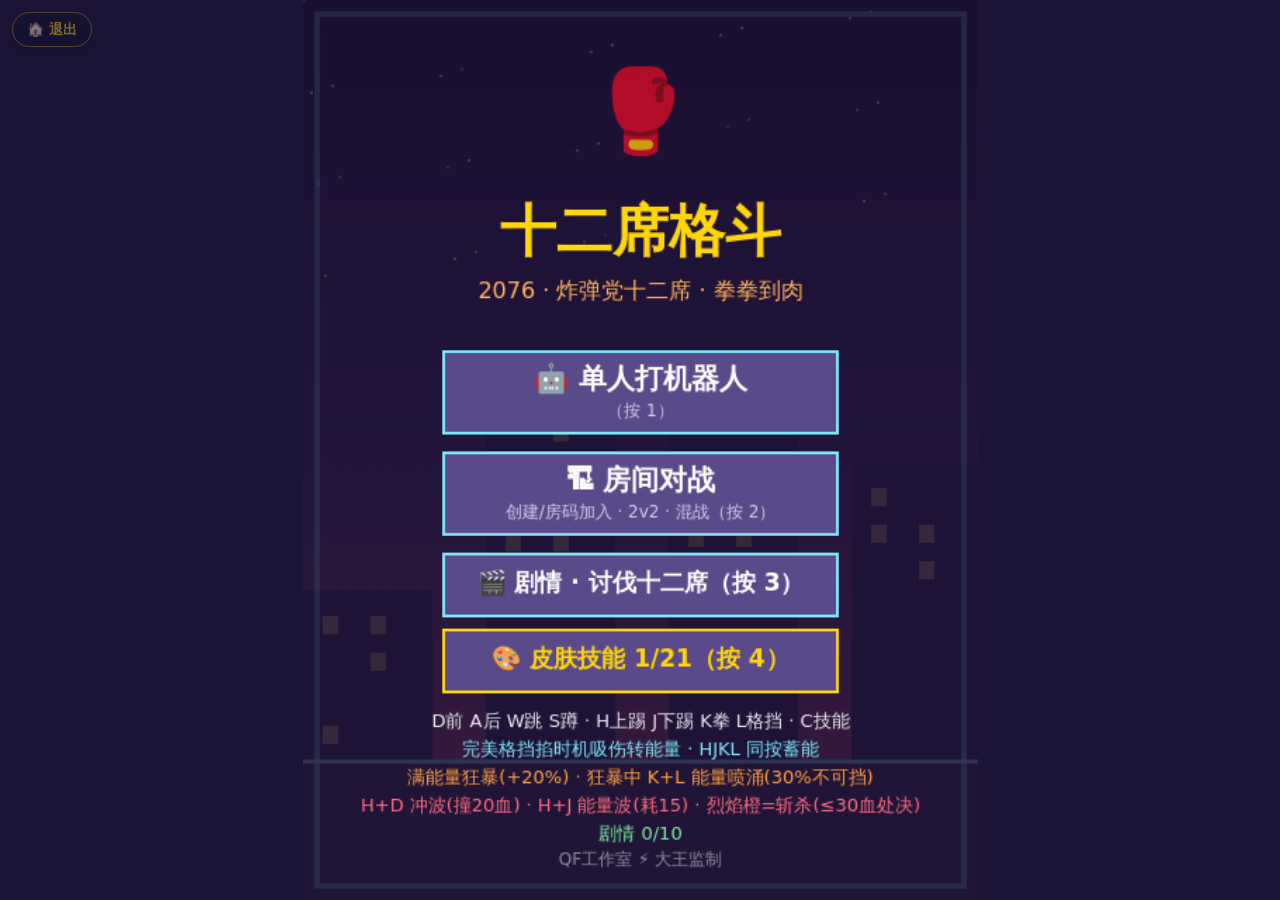
<file: games/shi-er-xi-ge-dou/index.html>
<!DOCTYPE html>
<html lang="zh-CN">
<head>
<meta charset="UTF-8">
<meta name="viewport" content="width=device-width, initial-scale=1.0, maximum-scale=1.0, user-scalable=no">
<title>十二席格斗 · v7</title>
<style>
  /* ========== 🖼 页面布置 ========== */
  html, body {
    margin: 0; padding: 0; height: 100%;
    background: #1c1436;
    display: flex; align-items: center; justify-content: center;
    overflow: hidden; touch-action: none;
  }
  canvas { width: min(100vw, calc(100dvh * 480 / 640)); height: auto; }
</style>
</head>
<body><style id="pipiai-exit-style">#pipiai-exit-btn{position:fixed;left:12px;top:12px;z-index:2147483647;display:inline-flex;align-items:center;gap:6px;padding:8px 14px;border-radius:999px;background:rgba(10,14,42,.72);border:1px solid rgba(255,214,10,.55);color:#ffd60a;font:800 14px/1.2 "PingFang SC","Microsoft YaHei",system-ui,sans-serif;text-decoration:none;opacity:.45;transition:opacity .2s;box-shadow:0 4px 14px rgba(0,0,0,.35)}#pipiai-exit-btn:hover{opacity:1}</style><a id="pipiai-exit-btn" data-pipiai-exit="1" href="../../index.html" title="回到游戏中心">🏠 退出</a>
<canvas id="游戏画面" width="480" height="640"></canvas>
<script>
/* ========== 🥊 十二席格斗 v2 ==========
   v1 大王钦定格斗化：拳/踢/格挡(完美·普通)/能量狂暴/十二席五席技能/剧情讨伐
   v2 组合技（AI 不会用）：K+L（狂暴中）= 能量喷涌
   v3 H+D 能量冲波 / H+J 能量波
   v4 特效大革命 / 斩杀 / 气运之主=第一席终局 / 变色龙
   v5 席位梳理 / 瞬影姿态 / 第七席魔火
   v6 跳射高球 / 治愈者 / 魅影
   v7 大王王炸单：滑铲(蹲+K,5米5血不可挡+倒地3秒) · 房间制(创建/房码/加入/四人/机器人/2v2/混战-同屏版)
      · 魅影分身真攻击 · 第四席时空破碎者(10秒回溯+倒放动画) · 治愈/魅影皮肤本色脸谱
   QF工作室 ⚡ 出品 */

const 画布 = document.getElementById('游戏画面');
const 笔 = 画布.getContext('2d');
const 宽 = 480, 高 = 640;
const 地面y = 540;

/* ========== ⚙️ 一改就见效的数字（敢不敢挑战区） ========== */
const 走速 = 3.2;          // 前进
const 退速 = 2.6;          // 后退（经典：往后挪慢一点）
const 跳力 = 13;
const 重力 = 0.6;
const 满血 = 100;
const 完美窗口帧 = 9;      // 格挡按下 0.15 秒内挨打 = 完美格挡！
const 蓄能速率 = 0.7;      // 🔥 挑战：改成 2.0，能量瞬间拉满狂暴乱舞！
const 狂暴时长秒 = 12;
const 狂暴增幅 = 1.2;      // 移速伤害 +20%（大王钦定约 20%）
const 先胜回合 = 2;

/* 招式表：前摇(憋劲) → 活跃(能打中) → 后摇(收招) */
const 招式表 = {
  拳:   { 伤: 6,  距离: 52, 段: '中', 前摇: 5,  活跃: 5, 后摇: 8 },
  上踢: { 伤: 11, 距离: 62, 段: '上', 前摇: 10, 活跃: 5, 后摇: 14 },
  下踢: { 伤: 8,  距离: 68, 段: '下', 前摇: 8,  活跃: 5, 后摇: 11 },
};

/* ========== 🏠 游戏状态 ========== */
let 阶段 = '菜单';         // 菜单/房间/房码/大厅/模式选择/剧情/剧情卡/皮肤/介绍/战斗中/回合结算/回放/骰子/终局/剧情胜利/剧终/失败
let 房间 = null;            // { 码, 座位: [{名,头色,人:1|2|null,机器人}] }
let 房码输入 = '';
let 战团 = null;            // { 名单: [座位索引], 模式: '2v2'|'混战', 左: 0, 右: 0, 存活HP: {} }
let 模式 = '单人';         // 单人 / 双人 / 剧情
let 战场 = null;            // { 类型, 章 }
let 回合 = 0;
let 结算计时 = 0;
let 结算文本 = '';
let 骰子 = null;            // { 点数, 结果, 计时, 血前 }
let 介绍计时 = 0;
let 小弟列表 = [];
let 眼球列表 = [];
let 换位预警 = 0;
let 抖动倒计时 = 0;
let 爆闪 = 0;
let 粒子列表 = [];
let 飘字列表 = [];
let 强制骰子点数 = null;    // 测试员后门
let 免重启 = false;          // 骰子活下来：这一回合继续打，不重开
let 波列表 = [];             // 前冲能量波（大王钦定 H+J）
let 特效列表 = [];           // 画质大革命：炫酷特效（短促有力）
let 火球列表 = [];           // 第七席魔火的直线魔火球（大王钦定 v5）
let 历史快照 = [];           // 第四席时空破碎者：10 秒战场录像（大王钦定 v7）
let 回放 = null;             // { 序: 倒放进度 } 回放动画状态
function 拍快照() {
  历史快照.push({
    p1: { x: 玩家1.x, y: 玩家1.y, 竖速: 玩家1.竖速, 在地: 玩家1.在地, HP: 玩家1.HP, 能量: 玩家1.能量, 朝向: 玩家1.朝向 },
    p2: { x: 玩家2.x, y: 玩家2.y, 竖速: 玩家2.竖速, 在地: 玩家2.在地, HP: 玩家2.HP, 能量: 玩家2.能量, 朝向: 玩家2.朝向 },
  });
  if (历史快照.length > 600) 历史快照.shift();   // 只留 10 秒
}
function 时间回溯(p) {   // 整个战场倒回 10 秒前（含倒放动画）
  if (历史快照.length < 60) { 飘字('还没攒够 10 秒的时空！', p.x, p.y - 130, 'rgba(255,255,255,0.85)', 14); p.技能冷却 = 1; return false; }
  回放 = { 序: 历史快照.length - 1, 施法者: p };
  阶段 = '回放';
  声_骰子(); 声_换位();
  return true;
}
function 应用快照(照) {
  [[玩家1, 照.p1], [玩家2, 照.p2]].forEach(([p, s]) => {
    p.x = s.x; p.y = s.y; p.竖速 = s.竖速; p.在地 = s.在地; p.HP = s.HP; p.能量 = s.能量; p.朝向 = s.朝向;
    p.灼烧 = null; p.回复 = null; p.完美姿态 = 0; p.分身 = 0; p.冲刺 = null; p.滑铲 = null; p.攻击状态 = null; p.硬直 = 0; p.倒地 = 0;
    p.无敌帧 = 40;
  });
  火球列表 = []; 波列表 = []; 小弟列表 = []; 眼球列表 = [];
}
const 彩虹色 = ['#ff6b81', '#ffd60a', '#7bed9f', '#5fa8ff', '#c56cf0', '#ff9f43'];

/* ========== 🎨 皮肤（穿谁的皮学谁的招，按 C 放） ========== */
const 皮肤列表 = [
  { 名: '烈焰橙', 色: '#ff9f43', 纹: '无' },
  { 名: '黑帮墨', 色: '#23232e', 纹: '疤' },
  { 名: '独眼蓝', 色: '#5fa8ff', 纹: '眼' },
  { 名: '天命金', 色: '#ffd60a', 纹: '骰' },
  { 名: '影遁紫', 色: '#9d6bfc', 纹: '纹' },
  { 名: '疾风青', 色: '#67e8f9', 纹: '冰' },
  { 名: '幻彩变', 色: '#3ecf6a', 纹: '纹' },
  { 名: '魔焰红', 色: '#ff5722', 纹: '星' },
  { 名: '熔岩橙', 色: '#f97316', 纹: '星' },
  { 名: '时碎紫', 色: '#b388ff', 纹: '纹' },
  { 名: '治愈绿', 色: '#4ade80', 纹: '十字' },
  { 名: '魅影粉', 色: '#ff9ec7', 纹: '魅眼' },
  { 名: '金环侠', 色: '#fbbf24', 纹: '骰' },
  { 名: '湛蓝星', 色: '#3b82f6', 纹: '星' },
  { 名: '玄铁灰', 色: '#6b7280', 纹: '疤' },
  { 名: '荧光绿', 色: '#a3e635', 纹: '冰' },
  { 名: '紫金殿', 色: '#c084fc', 纹: '纹' },
  { 名: '霜之蓝', 色: '#93c5fd', 纹: '冰' },
  { 名: '赤焰白', 色: '#f87171', 纹: '疤' },
  { 名: '星夜斑', 色: '#7c3aed', 纹: '星' },
  { 名: '皇冠金', 色: '#fcd34d', 纹: '冠' },
];
const 皮肤技能 = {
  0: { 名: '斩杀', 冷却: 5 },
  4: { 名: '瞬影姿态', 冷却: 20 },
  6: { 名: '百变复制', 冷却: 35 },
  7: { 名: '魔火球', 冷却: 12 },
  8: { 名: '治愈之泉', 冷却: 16 },
  9: { 名: '镜影分身', 冷却: 30 },
  10: { 名: '时间回溯', 冷却: 25 },
  1: { 名: '召唤小弟', 冷却: 10 },
  2: { 名: '天降双目', 冷却: 12 },
  3: { 名: '气运骰子', 冷却: 15 },
  5: { 名: '疾风闪现', 冷却: 6 },
};
function 存(键, 值) { localStorage.setItem(键, 值); }
let 剧情进度 = Number(localStorage.getItem('十二席格斗_剧情进度') || 0);
let 已解锁皮肤 = JSON.parse(localStorage.getItem('十二席格斗_皮肤') || '[0]');
let 当前皮肤 = Number(localStorage.getItem('十二席格斗_当前皮肤') || 0);

/* ========== 📖 剧情剧本（2076 炸弹党，从炸弹快跑搬家来的） ========== */
const 剧情序章 = [
  '二〇七六年。',
  '你做的炸弹游戏火遍全银河，',
  '有一伙人恨你入骨——他们叫「炸弹党」。',
  '他们放话：每过一周，',
  '就派一位「十二席」刺客来揍翻你。',
  '你活动了下手腕，笑了笑：',
  '「打架？这也算我的主场。」',
];
const 剧情章节 = [
  { boss: '黑头子', 周: '第一周', 皮肤: 1, 词: ['炸弹党的先锋来了。', '头比炸弹还黑的第十二席——黑头子。', '小心他的自爆小弟：', '被缠住三秒，它就会原地膨胀、发红、嘭！'] },
  { boss: '独眼龙', 周: '第二周', 皮肤: 2, 词: ['黑头子失手一周后，', '第十一席睁着独眼来了。', '天上会长出两只眼球，盯住你就定身——', '被定住的 1.5 秒里，拳头可不等你！'] },
  { boss: '瞬影', 周: '第三周', 皮肤: 4, 词: ['连折两位十二席，炸弹党坐不住了。', '第十席·瞬影，一道打不穿的影子。', '他会开启完美姿态——10 秒内一切伤害', '都被完美格挡！等金光散了再打！'] },
  { boss: '疾风', 周: '第四周', 皮肤: 5, 词: ['炸弹党开始害怕你了。', '第九席·疾风，快得看不清。', '他会突然加速，还会闪现突袭——', '看到青色残影时，赶紧让开！'] },
  { boss: '变色龙', 周: '第五周', 皮肤: 6, 词: ['炸弹党只剩五个人了。', '第八席·变色龙，一面会走路的镜子。', '他会变成你的模样、偷学你的技能——', '小心！镜子里那个人可能不是你。'] },
  { boss: '魔火', 周: '第六周', 皮肤: 7, 词: ['炸弹党只剩四个人了。', '第七席·魔火，走到哪烧到哪。', '平球跳/蹲都能躲——但他会跳起来放高球！', '高球只有一个解：蹲！'] },
  { boss: '治愈者', 周: '第七周', 皮肤: 8, 词: ['炸弹党只剩三个人了。', '第六席·治愈者，一条打不死的小强。', '他会咕咚咕咚自己回血——', '别磨蹭，速战速决！'] },
  { boss: '魅影', 周: '第八周', 皮肤: 9, 词: ['炸弹党只剩两个人了。', '第五席·魅影，一身粉色的幻影。', '他左右会各站一个淡色分身，真假难辨——', '分身不还手，认准了往死里打！'] },
  { boss: '时空破碎者', 周: '第九周', 皮肤: 10, 词: ['倒数第二个人，也是最难缠的。', '第四席·时空破碎者，掌管时间的男人。', '他能把血量和一切倒回 10 秒前——', '你打出的优势，可能一秒清零！'] },
  { boss: '气运之主', 周: '最终周', 皮肤: 3, 词: ['十二席之首，终于亲自来了。', '第一席·气运之主，一辈子没输过骰子。', '只有致命伤才能逼他掷骰——', '斩杀线对他也只是又一次赌局！'] },
];





/* ========== 💀 十二席档案（技能 + AI 参数） ========== */
const 席档案 = {
  黑头子: { 名: '第十二席 · 黑头子', 头: '#1c1c26', 血: 100, 技: ['每 10 秒召唤一个自爆小弟', '小弟：追你 3 秒 → 僵 2 秒 → 嘭！'] },
  独眼龙: { 名: '第十一席 · 独眼龙', 头: '#4f8fef', 血: 100, 技: ['天上长出两只眼球', '3 秒后定住你 1.5 秒！'] },
  气运之主: { 名: '第一席 · 气运之主', 头: '#ffd60a', 血: 90, 技: ['十二席之首 · 只有致命伤逼他掷骰', '三段变身 · 五点以上反弹！'] },
  变色龙: { 名: '第八席 · 变色龙', 头: '#3ecf6a', 血: 105, 技: ['变身复制：变成对手的模样和技能', '持续 30 秒 · 对小兵无效（没技能可抄）'] },
  魔火: { 名: '第七席 · 魔火', 头: '#ff5722', 血: 110, 技: ['掷出魔火球：撞上 -15 不可格挡+灼烧', '他还会跳起来放高球——只能蹲！'] },
  治愈者: { 名: '第六席 · 治愈者', 头: '#4ade80', 血: 100, 技: ['治愈之泉：立即恢复 10 血', '之后每 1.5 秒 +5，连回四次！'] },
  魅影: { 名: '第五席 · 魅影', 头: '#ff9ec7', 血: 110, 技: ['镜影分身：左右各一个淡色分身', '分身会跟着你出手打人（25 秒）'] },
  时空破碎者: { 名: '第四席 · 时空破碎者', 头: '#b388ff', 血: 115, 技: ['时间回溯：血量和一切倒回 10 秒前', '带倒放动画——输了重来！'] },
  瞬影: { 名: '第十席 · 瞬影', 头: '#9d6bfc', 血: 110, 技: ['瞬影姿态：10 秒内完美格挡一切伤害', '挨打不掉血，还把伤害吸成能量！'] },
  疾风: { 名: '第九席 · 疾风', 头: '#67e8f9', 血: 110, 技: ['每 20 秒疾风加速：10 秒快 15%', '闪现：青色残影亮起后瞬移突袭！'] },
};
const 席技能号 = { 黑头子: 1, 独眼龙: 2, 气运之主: 3, 瞬影: 4, 疾风: 5, 变色龙: 6, 魔火: 7, 治愈者: 8, 魅影: 9, 时空破碎者: 10 };
const 气运阶段名 = ['气运之主', '超级气运', '终极·孤注一掷'];
const 气运阶段血 = [90, 60, 30];   // 3:2:1，大王钦定的比例
const 剧情难度 = [
  { 倍率: 0.95, 格挡率: 0.2, 攻击欲: 0.5, 聪明: 0.3 },
  { 倍率: 1.0, 格挡率: 0.3, 攻击欲: 0.6, 聪明: 0.45 },
  { 倍率: 1.04, 格挡率: 0.4, 攻击欲: 0.68, 聪明: 0.55 },
  { 倍率: 1.08, 格挡率: 0.44, 攻击欲: 0.73, 聪明: 0.65 },
  { 倍率: 1.12, 格挡率: 0.48, 攻击欲: 0.78, 聪明: 0.74 },
  { 倍率: 1.15, 格挡率: 0.5, 攻击欲: 0.8, 聪明: 0.78 },
  { 倍率: 1.17, 格挡率: 0.52, 攻击欲: 0.82, 聪明: 0.82 },
  { 倍率: 1.19, 格挡率: 0.53, 攻击欲: 0.84, 聪明: 0.85 },
  { 倍率: 1.2, 格挡率: 0.54, 攻击欲: 0.85, 聪明: 0.86 },
  { 倍率: 1.22, 格挡率: 0.55, 攻击欲: 0.85, 聪明: 0.88 },
];





/* ========== 🥊 拳手 ========== */
function 造拳手(x, 头色) {
  return {
    x, y: 地面y, 竖速: 0, 在地: true, 朝向: x < 宽 / 2 ? 1 : -1,
    HP: 满血, 能量: 0, 狂暴剩: 0, 回合胜: 0,
    蹲: false, 格挡中: false, 格挡计时: 0, 蓄能中: false,
    攻击状态: null, 攻击冷却: 0, 硬直: 0, 无敌帧: 0, 盾: false, 连技冷却: 0, 冲刺: null,
    变身: null, 变色: null, 变色冷却: 6, 完美姿态: 0, 灼烧: null, 回复: null, 分身: 0, 跳射计时: 0,
    滑铲: null, 滑铲冷却: 0, 倒地: 0, 操控: null,
    技能冷却: 3, 发呆: 0, 疾风: { 波: 20, 余: 0 }, 闪现: null,
    头色, 席: null, 阶段: 0, 定身: 0, 名号: '',
    输入: { 前: false, 后: false, 跳: false, 蹲: false, 上踢: false, 下踢: false, 拳: false, 格挡: false, 技: false },
  };
}
const 玩家1 = 造拳手(140, '#ff9f43');
const 玩家2 = 造拳手(340, '#5fa8ff');

/* ========== 🔊 声音 ========== */
let 音响 = null;
function 确保音响() { if (!音响) 音响 = new AudioContext(); }
function 播放音(频率列表, 时长 = 0.15, 类型 = 'sine', 音量 = 0.2) {
  if (!音响) return;
  频率列表.forEach((频率, 序号) => {
    const 振荡器 = 音响.createOscillator(), 音量控制 = 音响.createGain();
    振荡器.type = 类型; 振荡器.frequency.value = 频率;
    const 开始于 = 音响.currentTime + 序号 * 0.07;
    振荡器.connect(音量控制); 音量控制.connect(音响.destination);
    音量控制.gain.setValueAtTime(音量, 开始于);
    音量控制.gain.exponentialRampToValueAtTime(0.001, 开始于 + 时长);
    振荡器.start(开始于); 振荡器.stop(开始于 + 时长);
  });
}
const 声_挥 = () => 播放音([300], 0.06, 'triangle', 0.1);
const 声_中 = () => 播放音([180, 120], 0.1, 'square', 0.16);
const 声_格 = () => 播放音([520], 0.08, 'triangle', 0.14);
const 声_完美 = () => 播放音([880, 1320], 0.14, 'sine', 0.2);
const 声_狂暴 = () => 播放音([220, 330, 440, 660], 0.25, 'sawtooth', 0.2);
const 声_爆 = () => 播放音([90, 55], 0.4, 'sawtooth', 0.28);
const 声_胜利 = () => 播放音([523, 659, 784, 1047], 0.2);
const 声_失败 = () => 播放音([392, 311, 262, 196], 0.3);
const 声_召唤 = () => 播放音([330, 262], 0.2, 'sawtooth', 0.15);
const 声_定身 = () => 播放音([1400, 900], 0.25, 'square', 0.15);
const 声_骰子 = () => 播放音([660, 880, 660, 880], 0.1, 'triangle', 0.15);
const 声_警报 = () => 播放音([220, 0, 220, 0, 220], 0.22, 'square', 0.2);
const 声_换位 = () => 播放音([1400, 500], 0.18, 'sawtooth', 0.18);

/* ========== ✨ 特效 ========== */
function 飘字(文字, x, y, 色, 大 = 20) { 飘字列表.push({ 文字, x, y, 色, 大, 寿命: 1 }); }
function 火花(x, y, 色, n = 8) {
  for (let i = 0; i < n; i++) 粒子列表.push({ x, y, 颜色: 色, 寿命: 1, 横速: (Math.random() - 0.5) * 8, 竖速: -Math.random() * 6 - 1, 大小: 4 });
}
function 撒紫烟(x, y) { 火花(x, y, '#9d6bfc', 12); }
/* ★ 画质大革命：特效发射器——发光渐变、冲击波环、刀光、残影，个个短促有力 */
function 特效(类型, x, y, 参数 = {}) { 特效列表.push({ 类型, x, y, 帧: 0, ...参数 }); }

/* ========== 🎬 比赛流程 ========== */
function 开始比赛(设定) {
  战场 = { 类型: 设定.类型, 章: 设定.章 || 0, 先胜: 设定.先胜 || 先胜回合 };
  if (设定.类型 === '房间') {
    战团 = { 模式: 设定.模式, 甲方: 设定.甲方, 乙方: 设定.乙方, 留存: {}, 场数: 1 };
    战场.先胜 = 1;   // 房间战每场一回合定胜负，车轮式连打
    载入配对(战团.甲方[0], 战团.乙方[0]);
    介绍计时 = 2.2;
    阶段 = '介绍';
    return;
  }
  模式 = 设定.类型 === '剧情' ? '剧情' : 设定.类型;   // '单人' / '双人'
  小弟列表 = []; 眼球列表 = []; 骰子 = null; 换位预警 = 0; 强制骰子点数 = null; 免重启 = false; 波列表 = []; 特效列表 = []; 火球列表 = []; 历史快照 = []; 回放 = null;
  粒子列表 = []; 飘字列表 = []; 抖动倒计时 = 0; 爆闪 = 0;
  玩家1.回合胜 = 0; 玩家2.回合胜 = 0; 玩家1.能量 = 0; 玩家2.能量 = 0; 玩家1.狂暴剩 = 0; 玩家2.狂暴剩 = 0;
  玩家2.席 = null; 玩家2.阶段 = 0; 玩家2.头色 = '#5fa8ff'; 玩家2.名号 = '';
  玩家2.技能冷却 = 1e9;
  if (模式 === '剧情') {
    const 席 = 剧情章节[战场.章 - 1].boss;
    玩家2.席 = 席;
    玩家2.名号 = 席档案[席].名;
    玩家2.头色 = 席档案[席].头;
    玩家2.技能冷却 = 4;
    const 难 = 剧情难度[战场.章 - 1];
    玩家2.倍率 = 难.倍率; 玩家2.格挡率 = 难.格挡率; 玩家2.攻击欲 = 难.攻击欲; 玩家2.聪明 = 难.聪明;
  } else if (模式 === '单人') {
    玩家2.名号 = '机器人';
    玩家2.倍率 = 0.95; 玩家2.格挡率 = 0.22; 玩家2.攻击欲 = 0.55; 玩家2.聪明 = 0.35;
  }
  玩家1.操控 = 1;
  玩家2.操控 = 模式 === '双人' ? 2 : 0;
  介绍计时 = 模式 === '剧情' ? 2.6 : 1.2;
  阶段 = '介绍';
}
/* 房间车轮战：把名单里第 a、b 位装进场 */
function 载入配对(a, b) {
  战团.左 = a; 战团.右 = b;
  const 甲 = 房间.座位[a], 乙 = 房间.座位[b];
  [玩家1, 玩家2].forEach(p => { p.回合胜 = 0; p.能量 = 0; p.狂暴剩 = 0; p.席 = null; p.阶段 = 0; p.名号 = ''; p.技能冷却 = 1e9; p.变身 = null; p.变色 = null; });
  玩家1.头色 = 甲.头色; 玩家1.名号 = 甲.名; 玩家1.操控 = 甲.人 === 2 ? 2 : (甲.人 === 1 || !甲.机器人 ? 1 : 0);
  玩家2.头色 = 乙.头色; 玩家2.名号 = 乙.名; 玩家2.操控 = 乙.人 === 2 ? 2 : (乙.人 === 1 ? 1 : 0);
  玩家1.倍率 = 1; 玩家1.格挡率 = 0.3; 玩家1.攻击欲 = 0.6; 玩家1.聪明 = 0.5;
  玩家2.倍率 = 1.02; 玩家2.格挡率 = 0.34; 玩家2.攻击欲 = 0.65; 玩家2.聪明 = 0.6;
  玩家1.倒地 = 0; 玩家2.倒地 = 0;
  /* 留台胜者血量继承 */
  if (战团.留存[a]) { 玩家1.HP = 战团.留存[a].HP; 玩家1.能量 = 战团.留存[a].能量; }
  if (战团.留存[b]) { 玩家2.HP = 战团.留存[b].HP; 玩家2.能量 = 战团.留存[b].能量; }
  小弟列表 = []; 眼球列表 = []; 火球列表 = []; 波列表 = []; 特效列表 = []; 粒子列表 = []; 飘字列表 = []; 历史快照 = []; 回放 = null;
}
/* 房间车轮战：一场打完换人（大王钦定 v7）
   2v2：红队[座位0,2] vs 蓝队[座位1,3]，输的下场、队里下一位顶上，全员淘汰=输
   混战：胜者留台，名单里下一位挑战，打到只剩一人 */
function 房间收官(赢家) {
  const 赢家在甲 = 赢家 === 玩家1;
  const 胜位 = 战团.甲方[0], 负位 = 赢家在甲 ? 战团.乙方.shift() : 战团.甲方.shift();
  战团.留存[赢家在甲 ? 战团.甲方[0] : 战团.乙方[0]] = { HP: Math.max(20, 赢家.HP), 能量: 赢家.能量 };   // 胜者留台，血量保留
  if (战团.甲方.length === 0 || 战团.乙方.length === 0) {
    战团.冠军名 = (战团.甲方.length ? '红队' : '蓝队') + '获胜！';
    if (战团.模式 === '混战') 战团.冠军名 = '冠军：' + 赢家.名号;
    战团.冠军色 = 赢家 === 玩家1 ? 玩家1.头色 : 玩家2.头色;
    阶段 = '终局';
    声_胜利();
    return;
  }
  战团.场数++;
  载入配对(战团.甲方[0], 战团.乙方[0]);
  介绍计时 = 2.2;
  阶段 = '介绍';
}

function 新回合() {
  回合++;
  [玩家1, 玩家2].forEach(p => {
    p.x = p === 玩家1 ? 140 : 340; p.y = 地面y; p.竖速 = 0; p.在地 = true;
    p.HP = p === 玩家2 && p.席 === '气运之主' ? 气运阶段血[p.阶段] : (p === 玩家2 && p.席 ? 席档案[p.席].血 : 满血);   // 变身阶段跨回合保留
    p.蹲 = false; p.格挡中 = false; p.格挡计时 = 0; p.蓄能中 = false;
    p.攻击状态 = null; p.硬直 = 0; p.无敌帧 = 30; p.盾 = false; p.定身 = 0;
    p.技能冷却 = Math.min(p.技能冷却, 3); p.疾风 = { 波: 20, 余: 0 }; p.闪现 = null; p.连技冷却 = 0; p.冲刺 = null;
    p.变身 = null; p.变色 = null; p.完美姿态 = 0; p.灼烧 = null; p.回复 = null; p.分身 = 0; p.跳射计时 = 0; if (p === 玩家2) p.变色冷却 = 6;
  });
  波列表 = [];
  小弟列表 = []; 眼球列表 = []; 换位预警 = 0;
  结算文本 = '';
  阶段 = '战斗中';
}
function 出招(p, 名) {
  if (p.攻击状态 || p.硬直 > 0 || p.蓄能中 || p.格挡中 || p.定身 > 0) return;
  p.攻击状态 = { 名, 帧: 0, 打中: false };
  声_挥();
}
/* 通用受击：所有伤害（拳脚/小弟/反弹）都走这里，格挡结算也在这里 */
function 通用受击(守, 伤, 攻者, 来源 = '拳脚', 不可挡 = false, 格挡规则 = null) {
  if (守.无敌帧 > 0 || 阶段 !== '战斗中') return;
  if (守.完美姿态 > 0) {   // ★ 瞬影姿态（大王钦定 v5）：10 秒内完美格挡一切伤害
    const 姿伤 = Math.round(伤 * (攻者 && 攻者.狂暴剩 > 0 ? 狂暴增幅 : 1));
    加能量(守, 姿伤);
    if (攻者) 攻者.硬直 = Math.max(攻者.硬直, 22);
    飘字('完美姿态！+' + 姿伤 + ' 能量', 守.x, 守.y - 120, '#ffd60a', 16);
    火花(守.x, 守.y - 60, '#ffd60a', 8);
    声_完美();
    return;
  }
  if (守.盾) { 守.盾 = false; 飘字('金钟罩挡下！', 守.x, 守.y - 110, '#ffd60a', 18); 声_完美(); return; }
  let 实伤 = Math.round(伤 * (攻者 && 攻者.狂暴剩 > 0 ? 狂暴增幅 : 1));
  if (不可挡) {   // 大王钦定：能量喷涌——格挡无效！
    守.HP -= 实伤;
    飘字('不可格挡！-' + 实伤, 守.x, 守.y - 110, '#ff4d6d', 18);
    声_中(); 火花(守.x, 守.y - 60, '#ff4d6d', 14);
    守.硬直 = 20; 守.x += (攻者 ? 攻者.朝向 : 1) * 20;
    if (攻者) 加能量(攻者, 3);
    if (守.HP <= 0) {
      if (守 === 玩家2 && 守.席 === '气运之主') { 开骰子(守.HP + 实伤); return; }
      回合结束(守 === 玩家1 ? 玩家2 : 玩家1, 守);
    }
    return;
  }
  if (守.格挡中) {
    if (守.格挡计时 <= 完美窗口帧) {   // ★ 完美格挡（冲波有大王钦定特殊规则）
      const 吃 = 格挡规则 ? 格挡规则.完美吃 : 0;
      const 转 = 格挡规则 ? 格挡规则.完美转 : 实伤;
      加能量(守, 转 * 1.0);
      守.HP -= 吃;
      攻者.硬直 = Math.max(攻者.硬直, 22);
      飘字('完美格挡！+' + 转 + ' 能量' + (吃 ? '（破挡 -' + 吃 + '）' : ''), 守.x, 守.y - 120, '#ffd60a', 18);
      火花(守.x + 守.朝向 * 26, 守.y - 60, '#ffd60a', 12);
      声_完美(); 抖动倒计时 = 6;
      if (守.HP <= 0) {
        if (守 === 玩家2 && 守.席 === '气运之主') { 开骰子(守.HP + 吃); return; }
        回合结束(守 === 玩家1 ? 玩家2 : 玩家1, 守);
      }
      return;
    }
    const 挡掉 = 格挡规则 ? 格挡规则.普通转 : Math.round(实伤 * 0.75);
    实伤 = (格挡规则 ? 格挡规则.普通吃 : 实伤 - 挡掉);
    加能量(守, 挡掉 * 1.0);   // ★ 普通格挡：挡掉的部分转成能量
    飘字('格挡 -' + 挡掉, 守.x, 守.y - 120, '#7ee8fa', 15);
    声_格();
  } else {
    声_中(); 火花(守.x, 守.y - 60, '#ff6b81', 10);
  }
  守.HP -= 实伤;
  if (!守.格挡中) { 守.硬直 = 18; 守.x += (攻者 ? 攻者.朝向 : 1) * 14; }
  if (攻者) 加能量(攻者, 3);
  if (守.HP <= 0) {
    if (守 === 玩家2 && 守.席 === '气运之主') { 开骰子(守.HP + 实伤); return; }   // 只在致命伤时掷骰！
    回合结束(守 === 玩家1 ? 玩家2 : 玩家1, 守);
  }
}
function 加能量(p, 量) {
  if (p.狂暴剩 > 0) return;   // 狂暴期间不再攒
  p.能量 = Math.min(100, p.能量 + 量);
  if (p.能量 >= 100) {   // ★ 攒满 → 狂暴！移速伤害 +20%
    p.狂暴剩 = 狂暴时长秒 * 60; p.能量 = 0;
    飘字('💥 狂暴！', p.x, p.y - 140, '#ff4d6d', 24);
    声_狂暴(); 抖动倒计时 = 14;
  }
}
function 开骰子(血前) {
  const 点 = 强制骰子点数 !== null ? 强制骰子点数 : 1 + Math.floor(Math.random() * 6);
  const 段 = 玩家2.阶段;
  let 结果;
  if (段 === 0) 结果 = 点 >= 5 ? '免疫' : '挨炸';
  else if (段 === 1) 结果 = 点 >= 3 ? '免疫' : '挨炸';
  else 结果 = 点 >= 5 ? '反弹' : (点 >= 2 ? '免疫' : '挨炸');
  骰子 = { 点数: 点, 结果, 计时: 1.5, 血前 };
  声_骰子();
  阶段 = '骰子';
}
function 骰子落地() {
  const { 点数, 结果, 血前 } = 骰子;
  免重启 = true;   // 默认：掷完骰这回合继续
  if (结果 === '反弹') {
    玩家2.HP = Math.max(1, 血前);
    玩家1.HP -= 12;   // 反弹：这口气劈回你身上
    结算文本 = 点数 + ' 点！孤注一掷——伤害反弹给了你！';
    if (玩家1.HP <= 0) { 回合结束(玩家2, 玩家1); 骰子 = null; return; }
  } else if (结果 === '免疫') {
    玩家2.HP = Math.max(1, 血前);
    结算文本 = 点数 + ' 点！骰子保佑，' + 气运阶段名[玩家2.阶段] + '毫发无伤！';
  } else {
    if (玩家2.阶段 < 2) {
      玩家2.阶段++; 玩家2.HP = 气运阶段血[玩家2.阶段];
      结算文本 = 点数 + ' 点…气运之主倒下了——却又站了起来！【' + 气运阶段名[玩家2.阶段] + '】';
      声_警报();
    } else {
      骰子 = null;
      回合结束(玩家1, 玩家2);
      return;
    }
  }
  骰子 = null; 结算计时 = 2.2; 阶段 = '回合结算';
}
function 回合结束(赢家, 输家) {
  免重启 = false;
  爆闪 = 0.2; 抖动倒计时 = 18; 声_爆();
  火花(输家.x, 输家.y - 60, '#ffd60a', 22);
  赢家.回合胜++;
  结算文本 = (输家 === 玩家1 ? '你' : 玩家2.名号) + ' 倒下了！' + (赢家 === 玩家1 ? '你' : 玩家2.名号) + ' 拿下第 ' + 赢家.回合胜 + ' 回合！';
  结算计时 = 2.2;
  阶段 = '回合结算';
}
function 解锁皮肤(序号) {
  if (!已解锁皮肤.includes(序号)) {
    已解锁皮肤.push(序号);
    存('十二席格斗_皮肤', JSON.stringify(已解锁皮肤));
    新皮肤号 = 序号;
  }
}
let 新皮肤号 = null;

/* ========== 🕹 操作 ========== */
const 键盘按下 = {};
const P1键 = { 前: ['KeyD'], 后: ['KeyA'], 跳: ['KeyW'], 蹲: ['KeyS'], 上踢: ['KeyH'], 下踢: ['KeyJ'], 拳: ['KeyK'], 格挡: ['KeyL'], 技: ['KeyC'] };
const P2键 = { 前: ['ArrowRight'], 后: ['ArrowLeft'], 跳: ['ArrowUp'], 蹲: ['ArrowDown'], 上踢: ['Comma', 'Numpad8'], 下踢: ['Period', 'Numpad2'], 拳: ['Slash', 'Numpad3'], 格挡: ['Semicolon', 'Numpad0'], 技: ['Enter', 'Numpad5'] };
function 按了(键组) { return 键组.some(k => 键盘按下[k]); }
function 触按了(键) { return Object.values(活触点).includes(键); }
const 按钮布局 = [
  { 键: 'p1后', x: 40, y: 600, 图: '◀' }, { 键: 'p1前', x: 84, y: 600, 图: '▶' }, { 键: 'p1跳', x: 62, y: 560, 图: '▲' }, { 键: 'p1蹲', x: 62, y: 600, 图: '▼' },
  { 键: 'p1拳', x: 宽 - 46, y: 600, 图: '拳' }, { 键: 'p1上踢', x: 宽 - 90, y: 560, 图: '踢上' }, { 键: 'p1下踢', x: 宽 - 90, y: 600, 图: '踢下' }, { 键: 'p1格', x: 宽 - 46, y: 560, 图: '挡' },
  { 键: 'p1技', x: 宽 - 134, y: 580, 图: '技' },
];
let 活触点 = {};
function 屏幕坐标(e) {
  const 位置 = 画布.getBoundingClientRect();
  return { x: (e.clientX - 位置.left) / 位置.width * 宽, y: (e.clientY - 位置.top) / 位置.height * 高 };
}
function 触点按钮(x, y) { const 命中 = 按钮布局.find(b => (x - b.x) ** 2 + (y - b.y) ** 2 < 24 * 24); return 命中 ? 命中.键 : null; }
function 在框内(点, x, y, w, h) { return 点.x >= x && 点.x <= x + w && 点.y >= y && 点.y <= y + h; }
document.addEventListener('keydown', e => {
  确保音响();
  if (['Space', 'ArrowUp', 'ArrowDown', 'ArrowLeft', 'ArrowRight', 'Enter'].includes(e.code)) e.preventDefault();
  if (e.repeat) { 键盘按下[e.code] = true; return; }
  键盘按下[e.code] = true;
  if (e.code === 'Escape') { if (阶段 !== '菜单') 阶段 = '菜单'; return; }
  if (阶段 === '菜单') {
    if (e.code === 'Digit1') 开始比赛({ 类型: '单人' });
    if (e.code === 'Digit2') 阶段 = '房间';
    if (e.code === 'Digit3') 阶段 = '剧情';
    if (e.code === 'Digit4') 阶段 = '皮肤';
  } else if (阶段 === '房间') {
    if (e.code === 'Digit1') { 造房间(); 阶段 = '大厅'; }
    if (e.code === 'Digit2') 阶段 = '房码';
  } else if (阶段 === '房码') {
    if (/^Digit\d$/.test(e.code) && 房码输入.length < 5) 房码输入 += e.code.slice(5);
    else if (/^Numpad\d$/.test(e.code) && 房码输入.length < 5) 房码输入 += e.code.slice(6);
    else if (e.code === 'Backspace') 房码输入 = 房码输入.slice(0, -1);
    else if (e.code === 'Enter' && 房码输入.length === 5) { 造房间(房码输入); 阶段 = '大厅'; }
  } else if (阶段 === '剧情卡') {
    if (e.code === 'Space' || e.code === 'Enter') 开始比赛({ 类型: '剧情', 章: 战场.章 });
  } else if (阶段 === '介绍') {
    介绍计时 = 0;
  } else if (阶段 === '终局') {
    if (e.code === 'Space') 开始比赛(战场);
    if (e.code === 'KeyM') 阶段 = '菜单';
  } else if (阶段 === '剧情胜利') {
    if (e.code === 'Space') 开始比赛({ 类型: '剧情', 章: 战场.章 + 1 });
  } else if (阶段 === '失败') {
    if (e.code === 'Space') 开始比赛(战场);
  } else if (阶段 === '剧终') {
    if (e.code === 'Space') 阶段 = '菜单';
  } else if (阶段 === '战斗中') {
    if (e.code === 'KeyC') 施放技能();
  }
});
document.addEventListener('keyup', e => { 键盘按下[e.code] = false; });
画布.addEventListener('pointerdown', e => {
  确保音响();
  const 点 = 屏幕坐标(e);
  if (阶段 === '战斗中') {
    const 键 = 触点按钮(点.x, 点.y);
    if (键 === 'p1技') { 施放技能(); return; }
    活触点[e.pointerId] = 键;
    return;
  }
  if (阶段 === '菜单') {
    if (在框内(点, 100, 250, 280, 58)) 开始比赛({ 类型: '单人' });
    else if (在框内(点, 100, 322, 280, 58)) 阶段 = '房间';
    else if (在框内(点, 100, 394, 400, 44)) 阶段 = '剧情';
    else if (在框内(点, 100, 448, 400, 44)) 阶段 = '皮肤';
  } else if (阶段 === '房间') {
    if (在框内(点, 90, 280, 300, 64)) { 造房间(); 阶段 = '大厅'; }
    else if (在框内(点, 90, 366, 300, 64)) 阶段 = '房码';
  } else if (阶段 === '房码') {
    for (let r = 0; r < 4; r++) for (let c = 0; c < 3; c++) {
      const 字 = [['1','2','3'],['4','5','6'],['7','8','9'],['⌫','0','✔']][r][c];
      const x = 108 + c * 100, y = 240 + r * 78;
      if ((点.x - x) ** 2 + (点.y - y) ** 2 < 46 * 46) {
        if (字 === '⌫') 房码输入 = 房码输入.slice(0, -1);
        else if (字 === '✔') { if (房码输入.length === 5) { 造房间(房码输入); 阶段 = '大厅'; } }
        else if (房码输入.length < 5) 房码输入 += 字;
        声_格();
      }
    }
  } else if (阶段 === '大厅') {
    if (在框内(点, 60, 360, 160, 46)) 补机器人();
    else if (在框内(点, 260, 360, 160, 46)) { 房间.座位 = 房间.座位.map(s => s && s.机器人 ? null : s); 声_格(); }
    else if (在框内(点, 宽 - 210, 高 - 88, 190, 64) && 座位数() >= 2) 阶段 = '模式选择';
    else {
      for (let i = 0; i < 4; i++) {
        const x = 44 + (i % 2) * 200, y = 160 + Math.floor(i / 2) * 92;
        if (在框内(点, x, y, 192, 80)) {
          const 座 = 房间.座位[i];
          if (座 === null) 补机器人();
          else if (座.机器人) { 房间.座位[i] = null; 声_格(); }
        }
      }
    }
  } else if (阶段 === '模式选择') {
    const 满 = 座位数() >= 4;
    if (在框内(点, 70, 150, 340, 110)) {
      const 在座 = [...房间.座位.keys()].filter(i => 房间.座位[i]);
      开始比赛({ 类型: '房间', 模式: '2v2', 甲方: [在座[0], 在座[2]].filter(x => x !== undefined), 乙方: [在座[1], 在座[3]].filter(x => x !== undefined) });
    } else if (满 && 在框内(点, 70, 290, 340, 110)) {
      const 在座 = [...房间.座位.keys()].filter(i => 房间.座位[i]);
      开始比赛({ 类型: '房间', 模式: '混战', 甲方: [在座[0]], 乙方: [在座[1], 在座[2], 在座[3]] });
    }
  } else if (阶段 === '剧情') {
    for (let i = 0; i < 剧情章节.length; i++) {
      if (在框内(点, 40, 46 + i * 54, 400, 48)) {
        const 章 = i + 1;
        if (章 <= 剧情进度 + 1) { 战场 = { 类型: '剧情', 章 }; 阶段 = '剧情卡'; }
      }
    }
  } else if (阶段 === '剧情卡') {
    if (在框内(点, 150, 520, 180, 50)) 开始比赛({ 类型: '剧情', 章: 战场.章 });
  } else if (阶段 === '介绍') {
    介绍计时 = 0;
  } else if (阶段 === '皮肤') {
    const 列 = Math.floor((点.x - 48) / 56), 行 = Math.floor((点.y - 150) / 56);
    if (列 >= 0 && 列 < 7 && 行 >= 0 && 行 < 3) {
      const 号 = 行 * 7 + 列;
      if (已解锁皮肤.includes(号)) { 当前皮肤 = 号; 存('十二席格斗_当前皮肤', 号); 声_完美(); }
    }
  } else if (阶段 === '终局') {
    if (在框内(点, 60, 430, 160, 50)) 开始比赛(战场);
    else if (在框内(点, 260, 430, 160, 50)) 阶段 = '菜单';
  } else if (阶段 === '剧情胜利') {
    if (在框内(点, 60, 470, 160, 50)) 开始比赛({ 类型: '剧情', 章: 战场.章 + 1 });
    else if (在框内(点, 260, 470, 160, 50)) 阶段 = '剧情';
  } else if (阶段 === '失败') {
    if (在框内(点, 60, 470, 160, 50)) 开始比赛(战场);
    else if (在框内(点, 260, 470, 160, 50)) 阶段 = 战场.类型 === '剧情' ? '剧情' : '菜单';
  } else if (阶段 === '剧终') {
    if (在框内(点, 140, 500, 200, 50)) 阶段 = '菜单';
  }
});
画布.addEventListener('pointermove', e => {
  if (!(e.pointerId in 活触点)) return;
  const 点 = 屏幕坐标(e);
  活触点[e.pointerId] = 触点按钮(点.x, 点.y);
});
['pointerup', 'pointercancel'].forEach(名 => 画布.addEventListener(名, e => { delete 活触点[e.pointerId]; }));

/* ========== 💥 组合技（大王钦定 v2：全部角色可用，AI 不会用） ========== */
function 能量喷涌(p) {
  p.狂暴剩 = 0;   // 用完立刻退回普通模式（大王钦定）
  爆闪 = 0.3; 抖动倒计时 = 22; 声_爆(); 声_狂暴();
  特效('喷涌', p.x, p.y - 55);
  for (let i = 0; i < 26; i++) {
    const 角 = (i / 26) * Math.PI * 2;
    粒子列表.push({ x: p.x, y: p.y - 55, 颜色: i % 2 ? '#ffd60a' : '#ff4d6d', 寿命: 1, 横速: Math.cos(角) * 9, 竖速: Math.sin(角) * 9, 大小: 7 });
  }
  飘字('能量喷涌！！', p.x, p.y - 155, '#ff4d6d', 26);
  const t = p === 玩家1 ? 玩家2 : 玩家1;
  if (Math.abs(t.x - p.x) < 165 && Math.abs(t.y - p.y) < 120) 通用受击(t, 30, p, '喷涌', true);   // 3 米 ≈ 165 像素
}
function 放能量波(p) {
  p.能量 -= 15;   // 大王钦定：能量 ≥15 才能放（H+J），放一次吃掉 15
  波列表.push({ x: p.x + p.朝向 * 34, y: p.y - 55, 方向: p.朝向, 主人: p, 寿命: 100 });
  声_骰子();
  飘字('能量波！', p.x, p.y - 135, '#7ee8fa', 16);
}
/* 能量冲波（H+D，大王钦定 v3）：人往前冲刺，撞到 20 血（可格挡：完美挡 15 吃 5 / 普通挡 5 吃 15） */
const 冲波格挡规则 = { 完美吃: 5, 完美转: 15, 普通吃: 15, 普通转: 5 };
function 能量冲波起(p) {
  p.冲刺 = { 余: 14, 已中: false };
  声_换位();
  飘字('能量冲波！', p.x, p.y - 135, '#67e8f9', 18);
}

/* ========== 🎭 皮肤技能（按 C） ========== */
function 施放技能() {
  const 技号 = 玩家1.变身 && 玩家1.变身.余 > 0 ? 玩家1.变身.技 : 当前皮肤;
  放技能(玩家1, 玩家2, 技号);
}
/* 万能技能发射器：玩家按 C 用，变色龙偷学完也用这个放 */
function 掷火球(p, 目标, y) {   // 魔火球（大王钦定）：y 决定平球还是高球
  const 方向 = Math.sign(目标.x - p.x) || p.朝向;
  火球列表.push({ x: p.x + 方向 * 30, y, 方向, 主人: p, 寿命: 130 });
  声_爆(); 飘字('魔火球！', p.x, p.y - 135, '#ff5722', 18);
}
/* 滑铲（大王钦定 v7）：蹲下 + K = 向前铲 5 米，铲中 5 血不可格挡 + 对方倒地 3 秒 */
function 滑铲起(p) {
  p.滑铲 = { 余: 24, 已中: false };
  p.滑铲冷却 = 90;
  声_挥(); 飘字('滑铲！', p.x, p.y - 100, '#7ee8fa', 16);
}

function 放技能(p, 目标, 技号) {
  if (阶段 !== '战斗中') return false;
  const 技 = 皮肤技能[技号];
  if (!技 || p.技能冷却 > 0 || p.硬直 > 0 || p.倒地 > 0) return false;
  if (技号 === 0) {   // 烈焰橙·斩杀（大王钦定 v4）
    if (Math.abs(目标.x - p.x) > 290 || Math.abs(目标.y - p.y) > 120) {   // 5 米内才能出鞘
      飘字('太远了，斩不到！', p.x, p.y - 130, 'rgba(255,255,255,0.85)', 14);
      p.技能冷却 = 0.5;   // 收刀半秒，防止刷屏
      return false;
    }
    if (目标.HP <= 30) {   // 斩杀线：直接处决！
      特效('斩杀', 目标.x, 目标.y - 55, { 大: true });
      飘字('斩！！', 目标.x, 目标.y - 150, '#ff4d6d', 34);
      通用受击(目标, 999, p, '斩杀', true);
    } else {
      特效('斩杀', 目标.x, 目标.y - 55, { 大: false });
      通用受击(目标, 5, p, '斩杀', true);
    }
  } else if (技号 === 1) {   // 黑帮墨：召唤自爆小弟
    小弟列表.push({ x: p.x, 相位: '追', 计时: 3, 目标 });
    声_召唤(); 飘字('召唤小弟！', p.x, p.y - 140, '#ff9f43', 18);
  } else if (技号 === 2) {   // 独眼蓝：天降双目
    眼球列表.push({ x: Math.max(60, 目标.x - 110), y: 130, 相位: '蓄', 计时: 2, 目标 });
    眼球列表.push({ x: Math.min(宽 - 60, 目标.x + 110), y: 130, 相位: '蓄', 计时: 2, 目标 });
    声_定身(); 飘字('天降双目！', 目标.x, 100, '#7ee8fa', 18);
  } else if (技号 === 3) {   // 天命金：掷骰子 ≥5 金钟罩
    const 点 = 强制骰子点数 !== null ? 强制骰子点数 : 1 + Math.floor(Math.random() * 6);
    声_骰子();
    if (点 >= 5) { p.盾 = true; 飘字(点 + ' 点！金钟罩！', p.x, p.y - 140, '#ffd60a', 20); }
    else 飘字(点 + ' 点…今天运气不太好', p.x, p.y - 140, 'rgba(255,255,255,0.85)', 16);
  } else if (技号 === 4) {   // 影遁紫·瞬影姿态（大王钦定 v5）：10 秒完美格挡一切
    p.完美姿态 = 10;
    特效('姿态', p.x, p.y - 55);
    声_完美(); 飘字('完美姿态！10 秒无敌格挡', p.x, p.y - 135, '#ffd60a', 18);
  } else if (技号 === 5) {   // 疾风青：闪现
    const 向 = p.输入.前 ? 1 : (p.输入.后 ? -1 : p.朝向);
    特效('换位', p.x, p.y - 55, { x2: Math.max(30, Math.min(宽 - 30, p.x + 向 * 150)), y2: p.y - 55 });
    p.x = Math.max(30, Math.min(宽 - 30, p.x + 向 * 150));
    p.无敌帧 = 20;
    声_换位(); 飘字('闪现！', p.x, p.y - 130, '#67e8f9', 20);
  } else if (技号 === 7) {   // 魔焰红·魔火球（玩家在空中放=高球，只能蹲躲！）
    掷火球(p, 目标, p.y - 55);
  } else if (技号 === 8) {   // 治愈绿·治愈之泉（大王钦定 v6：第六席治愈者）
    const 上限 = p === 玩家2 && p.席 && p.席 !== '气运之主' ? 席档案[p.席].血 : 满血;
    p.HP = Math.min(上限, p.HP + 10);
    p.回复 = { 剩: 4, 计时: 1.5 };
    特效('治愈', p.x, p.y - 55);
    声_胜利(); 飘字('治愈之泉！+10', p.x, p.y - 140, '#7bed9f', 18);
  } else if (技号 === 9) {   // 魅影粉·镜影分身（大王钦定 v6：第五席魅影）
    p.分身 = 25;
    特效('变身', p.x, p.y - 55);
    声_换位(); 飘字('镜影分身！', p.x, p.y - 140, '#ff9ec7', 18);
  } else if (技号 === 10) {   // 时碎紫·时间回溯（大王钦定 v7：第四席时空破碎者）
    const 成 = 时间回溯(p);
    if (!成) { p.技能冷却 = 1; return false; }
    p.技能冷却 = 技.冷却;
    return true;
  } else if (技号 === 6) {   // 幻彩变·百变复制（大王钦定：变色龙的技能）
    if (!目标.席) {   // 对机器人无效：小兵没技能可抄
      飘字('他只是个小兵，没技能可抄！', p.x, p.y - 130, 'rgba(255,255,255,0.85)', 14);
      p.技能冷却 = 1;
      return false;
    }
    p.变身 = { 余: 30 * 60, 技: 席技能号[目标.席] };
    特效('变身', p.x, p.y - 55);
    声_狂暴(); 飘字('变！复制了' + 席档案[目标.席].名, p.x, p.y - 140, '#3ecf6a', 18);
  }
  p.技能冷却 = 技.冷却;
  return true;
}

/* ========== 🤖 对手脑子 ========== */
function AI思考(dt, 我 = 玩家2, 他 = 玩家1) {
  const 输 = 我.输入;
  Object.keys(输).forEach(k => 输[k] = false);
  if (阶段 !== '战斗中' || 我.定身 > 0 || 我.倒地 > 0) return;
  if (我.发呆 > 0) { 我.发呆 -= dt / 60; return; }
  if (Math.random() < 0.002) 我.发呆 = 0.25;
  const dx = 他.x - 我.x, 距 = Math.abs(dx);
  const 忙 = 我.攻击状态 || 我.硬直 > 0 || 我.蓄能中;
  if (忙) return;
  /* 对手出招时按几率格挡 */
  if (他.攻击状态 && 距 < 110 && Math.random() < 我.格挡率 * 0.3) { 输.格挡 = true; return; }
  /* 技能 */
  if (我.席 === '变色龙') {   // 第七席：变成对手的样子，偷学对手的技能（大王钦定）
    if (我.变色 && 我.变色.余 > 0) {
      我.变色.余 -= dt;
      if (我.变色.余 <= 0) { 我.变色 = null; 飘字('变色龙：变回来了。', 我.x, 我.y - 150, 'rgba(255,255,255,0.8)', 14); }
      else if (我.变色.技 !== 6 && 我.技能冷却 <= 0 && Math.random() < 0.02) 放技能(我, 他, 我.变色.技);   // 用偷来的技能打你！
    } else if (我.变色冷却 <= 0) {
      我.变色 = { 余: 30 * 60, 技: 当前皮肤 };
      特效('变身', 我.x, 我.y - 55);
      声_狂暴(); 飘字('变色龙：变！', 我.x, 我.y - 150, '#3ecf6a', 20);
      我.变色冷却 = 40 * 60;
      我.技能冷却 = 1.5;   // 秒（1.5 秒后开始用偷来的技能）
    } else 我.变色冷却 -= dt;
  }
  if (我.席 && 我.技能冷却 <= 0 && 我.席 !== '变色龙') {
    if (我.席 === '魔火') {   // 大王钦定 v6：魔火变聪明了，会跳起来放高球！
      if (我.跳射计时 > 0) {
        我.跳射计时 -= dt;
        if (我.跳射计时 <= 0) { 掷火球(我, 他, 我.y - 55); 我.技能冷却 = 12; }   // 空中出手=高球，只能蹲
      } else if (我.在地 && Math.random() < 0.5 && 距 > 150) {
        我.竖速 = -11; 我.在地 = false; 我.跳射计时 = 22;   // 起跳，蓄势跳射
      } else {
        放技能(我, 他, 7);   // 平球（跳/蹲都能躲）
      }
      return;
    }
    if (我.席 === '治愈者' && 我.HP < 席档案.治愈者.血 - 25) { 放技能(我, 他, 8); return; }
    if (我.席 === '时空破碎者' && 历史快照.length > 200 && 我.HP < 历史快照[0].p2.HP - 35) { 我.技能冷却 = 0; 放技能(我, 他, 10); return; }
    if (我.席 === '魅影' && !(我.分身 > 0)) { 放技能(我, 他, 9); return; }
    if (我.席 === '黑头子') { 小弟列表.push({ x: 我.x, 相位: '追', 计时: 3, 目标: 他 }); 我.技能冷却 = 10; 声_召唤(); 飘字('黑头子：上！小弟！', 我.x, 我.y - 150, '#ff4d6d', 16); return; }
    if (我.席 === '独眼龙' && 距 < 240) { 眼球列表.push({ x: Math.max(60, 他.x - 110), y: 130, 相位: '蓄', 计时: 2, 目标: 他 }); 眼球列表.push({ x: Math.min(宽 - 60, 他.x + 110), y: 130, 相位: '蓄', 计时: 2, 目标: 他 }); 我.技能冷却 = 12; 声_定身(); return; }
  }
  const 逼近键 = 他.x > 我.x ? '前' : '后';   // 绝对方向：对手在右边按"前"
  const 远离键 = 逼近键 === '前' ? '后' : '前';
  if (距 > 96) {
    if (Math.random() < 我.攻击欲) 输[逼近键] = true;
    if (他.攻击状态 && 距 < 150 && Math.random() < 我.格挡率) 输.格挡 = true;
  } else {
    const 抽 = Math.random();
    if (抽 < 0.3 && !他.蹲) 输.上踢 = true;
    else if (抽 < 0.62) 输.下踢 = true;
    else if (抽 < 0.85) 输.拳 = true;
    else 输[远离键] = true;
  }
}

/* ========== 🔄 主循环 ========== */
let 上一帧时间 = 0;
function 某帧过去了(时间戳) {
  const dt = Math.min((时间戳 - 上一帧时间) / 16.666, 3);
  上一帧时间 = 时间戳;
  更新(dt);
  绘制();
  requestAnimationFrame(某帧过去了);
}
function 更新(dt) {
  if (阶段 === '战斗中') { 战斗更新(dt); return; }
  if (阶段 === '回合结算') {
    转特效(dt);
    结算计时 -= dt / 60;
    if (结算计时 <= 0) {
      if (免重启) { 免重启 = false; 阶段 = '战斗中'; return; }   // 骰子救场：原地续战，血量保留
      if (玩家1.HP <= 0 || 玩家2.HP <= 0) {
        const 赢家 = 玩家1.HP > 0 ? 玩家1 : 玩家2;
        if (赢家.回合胜 >= (战场.先胜 || 先胜回合)) 收官(赢家);
        else 新回合();
      } else 新回合();
    }
    return;
  }
  if (阶段 === '回放') {   // 时空破碎者的倒放动画（大王钦定 v7）
    转特效(dt);
    回放.序 -= 10;   // 8 倍速倒带
    if (回放.序 <= 0) {
      应用快照(历史快照[0]);
      飘字('时空回溯完成！', 宽 / 2, 200, '#b388ff', 22);
      声_狂暴(); 抖动倒计时 = 12;
      回放 = null;
      结算文本 = (玩家1.席 === '时空破碎者' || 玩家2.席 === '时空破碎者') ? '时空破碎者把一切倒回了 10 秒前！' : '';
      结算计时 = 1.6;
      阶段 = '回合结算';
      免重启 = true;   // 回溯不打断回合
    }
    return;
  }
  if (阶段 === '骰子') {
    转特效(dt);
    骰子.计时 -= dt / 60;
    if (骰子.计时 <= 0) 骰子落地();
    return;
  }
  if (阶段 === '介绍') {
    转特效(dt);
    介绍计时 -= dt / 60;
    if (介绍计时 <= 0) 新回合();
    return;
  }
  转特效(dt);
}
function 收官(赢家) {
  if (战场.类型 === '房间') { 房间收官(赢家); return; }
  声_胜利();
  if (模式 === '剧情') {
    if (赢家 === 玩家1) {
      剧情进度 = Math.max(剧情进度, 战场.章);
      存('十二席格斗_剧情进度', 剧情进度);
      解锁皮肤(剧情章节[战场.章 - 1].皮肤);
      阶段 = 战场.章 >= 剧情章节.length ? '剧终' : '剧情胜利';
    } else { 阶段 = '失败'; 声_失败(); }
  } else 阶段 = '终局';
}

function 战斗更新(dt) {
  拍快照();
  /* --- 读输入（按操控映射：1=P1键 2=P2键 0=机器人） --- */
  const 读键 = (p, 键组, 触屏) => {
    const 输 = p.输入;
    输.前 = 按了(键组.前) || (触屏 && 触按了('p1前'));
    输.后 = 按了(键组.后) || (触屏 && 触按了('p1后'));
    输.跳 = 按了(键组.跳) || (触屏 && 触按了('p1跳'));
    输.蹲 = 按了(键组.蹲) || (触屏 && 触按了('p1蹲'));
    输.上踢 = 按了(键组.上踢) || (触屏 && 触按了('p1上踢'));
    输.下踢 = 按了(键组.下踢) || (触屏 && 触按了('p1下踢'));
    输.拳 = 按了(键组.拳) || (触屏 && 触按了('p1拳'));
    输.格挡 = 按了(键组.格挡) || (触屏 && 触按了('p1格'));
  };
  if (玩家1.操控 === 0) AI思考(dt, 玩家1, 玩家2);
  else 读键(玩家1, 玩家1.操控 === 2 ? P2键 : P1键, 玩家1.操控 === 1);
  if (玩家2.操控 === 0) AI思考(dt, 玩家2, 玩家1);
  else 读键(玩家2, 玩家2.操控 === 1 ? P1键 : P2键, 玩家2.操控 === 1);
  const P1 = 玩家1.输入;
  更新拳手(玩家1, dt);
  更新拳手(玩家2, dt);

  /* --- 攻击命中判定 --- */
  [玩家1, 玩家2].forEach(p => {
    const t = p === 玩家1 ? 玩家2 : 玩家1;
    if (!p.攻击状态) return;
    const a = p.攻击状态, 相 = 招式表[a.名];
    a.帧 += dt;
    if (!a.分身中 && p.分身 > 0 && a.帧 >= 相.前摇 && a.帧 <= 相.前摇 + 相.活跃) {   // 魅影分身同步出招（大王钦定 v7：分身真能打人）
      const 段垂直 = 相.段 === '上' ? !(t.蹲 && t.在地) : !(t.y < 地面y - 46);
      [-64, 64].forEach(偏 => {
        const cx = p.x + 偏;
        const cdx = (t.x - cx) * Math.sign(偏 || 1);
        if (段垂直 && Math.abs(t.x - cx) > 18 && Math.abs(t.x - cx) < 相.距离 + 22) {
          a.分身中 = true;
          通用受击(t, 相.伤, p, '分身');
          飘字('分身也打！', cx, p.y - 110, '#ff9ec7', 14);
        }
      });
    }
    if (!a.打中 && a.帧 >= 相.前摇 && a.帧 <= 相.前摇 + 相.活跃) {
      const dx = (t.x - p.x) * p.朝向;
      const 水平ok = dx > 18 && dx < 相.距离 + 22;
      const 空中 = t.y < 地面y - 46;
      let 垂直ok = true;
      if (相.段 === '上') 垂直ok = !(t.蹲 && t.在地);      // 上踢打不到蹲下的
      if (相.段 === '下' || 相.段 === '中') 垂直ok = !空中;   // 下踢/拳打不到跳起的
      if (水平ok && 垂直ok) {
        a.打中 = true;
        通用受击(t, 相.伤 + (a.加成 || 0), p);
        if (a.名 === '上踢' && !t.格挡中) { t.竖速 = -6; t.在地 = false; }   // 上踢挑空
      }
    }
    if (a.帧 >= 相.前摇 + 相.活跃 + 相.后摇) { p.攻击状态 = null; p.攻击冷却 = 12; }
  });

  /* --- 前冲能量波（H+D）：飞过去砸人，能被格挡 --- */
  for (let i = 波列表.length - 1; i >= 0; i--) {
    const 波 = 波列表[i];
    波.x += 波.方向 * 6.5 * dt; 波.寿命 -= dt;
    if (Math.random() < 0.5) 粒子列表.push({ x: 波.x, y: 波.y + (Math.random() - 0.5) * 10, 颜色: '#7ee8fa', 寿命: 0.5, 横速: -波.方向 * 2, 竖速: 0, 大小: 3 });
    const t = 波.主人 === 玩家1 ? 玩家2 : 玩家1;
    if (t.无敌帧 <= 0 && Math.abs(波.x - t.x) < 28 && 波.y > t.y - 104 && 波.y < t.y + 8) {
      通用受击(t, 9, 波.主人, '能量波');
      波列表.splice(i, 1);
      continue;
    }
    if (波.寿命 <= 0 || 波.x < -30 || 波.x > 宽 + 30) 波列表.splice(i, 1);
  }

  /* --- 魔火球（第七席·大王钦定 v5）：直线飞行，跳/蹲可躲，撞上不可格挡+灼烧 --- */
  for (let i = 火球列表.length - 1; i >= 0; i--) {
    const 球 = 火球列表[i];
    球.x += 球.方向 * 5.5 * dt; 球.寿命 -= dt;
    if (Math.random() < 0.6) 粒子列表.push({ x: 球.x - 球.方向 * 10, y: 球.y + (Math.random() - 0.5) * 8, 颜色: '#ff9f43', 寿命: 0.4, 横速: -球.方向 * 1.5, 竖速: -0.5, 大小: 3 });
    const t = 球.主人 === 玩家1 ? 玩家2 : 玩家1;
    /* 高度带判定（大王钦定 v6）：蹲下永远躲；低球（站高）跳跃也能躲；高球跳了也躲不掉 */
    if (t.无敌帧 <= 0 && !t.蹲 && Math.abs(球.x - t.x) < 26 && Math.abs(球.y - (t.y - 55)) < 45) {
      const 血前 = t.HP;
      通用受击(t, 15, 球.主人, '魔火球', true);
      if (t.HP < 血前) { t.灼烧 = { 剩: 3, 计时: 3 }; 飘字('着火了！', t.x, t.y - 130, '#ff5722', 16); }
      火球列表.splice(i, 1);
      continue;
    }
    if (球.寿命 <= 0 || 球.x < -30 || 球.x > 宽 + 30) 火球列表.splice(i, 1);
  }
  /* --- 灼烧：每 3 秒 -5，共三跳（烧到终结局 Boss 也得掷骰） --- */
  [玩家1, 玩家2].forEach(p => {
    if (!p.灼烧) return;
    p.灼烧.计时 -= dt / 60;
    if (Math.random() < 0.25) 粒子列表.push({ x: p.x + (Math.random() - 0.5) * 20, y: p.y - 40 - Math.random() * 30, 颜色: '#ff5722', 寿命: 0.5, 横速: 0, 竖速: -1.2, 大小: 3 });
    if (p.灼烧.计时 <= 0) {
      p.HP -= 5;
      飘字('灼烧 -5', p.x, p.y - 110, '#ff5722', 15);
      p.灼烧.剩--; p.灼烧.计时 = 3;
      if (p.灼烧.剩 <= 0) p.灼烧 = null;
      if (p.HP <= 0) {
        if (p === 玩家2 && p.席 === '气运之主') { 开骰子(p.HP + 5); }
        else 回合结束(p === 玩家1 ? 玩家2 : 玩家1, p);
      }
    }
  });
  /* 治愈之泉：每 1.5 秒 +5，连回四次（大王钦定 v6） */
  [玩家1, 玩家2].forEach(p => {
    if (!p.回复) return;
    if (Math.random() < 0.3) 粒子列表.push({ x: p.x + (Math.random() - 0.5) * 24, y: p.y - 20 - Math.random() * 60, 颜色: '#7bed9f', 寿命: 0.6, 横速: 0, 竖速: -1.5, 大小: 3 });
    p.回复.计时 -= dt / 60;
    if (p.回复.计时 <= 0) {
      const 上限 = p === 玩家2 && p.席 && p.席 !== '气运之主' ? 席档案[p.席].血 : 满血;
      p.HP = Math.min(上限, p.HP + 5);
      飘字('+5', p.x, p.y - 110, '#7bed9f', 15);
      p.回复.剩--; p.回复.计时 = 1.5;
      if (p.回复.剩 <= 0) p.回复 = null;
    }
  });
  if (玩家1.分身 > 0) 玩家1.分身 -= dt / 60;

  /* --- 席技能（瞬影/疾风——Boss 侧，剧情里 Boss 恒在玩家2 位） --- */
  if (玩家2.席 === '瞬影') {   // 第十席：完美姿态（10 秒完美格挡一切，大王钦定 v5）
    if (玩家2.完美姿态 <= 0 && 玩家2.技能冷却 <= 0) {
      玩家2.完美姿态 = 10; 玩家2.技能冷却 = 18;
      特效('姿态', 玩家2.x, 玩家2.y - 55);
      声_完美(); 飘字('瞬影：完美姿态！', 玩家2.x, 玩家2.y - 150, '#ffd60a', 18);
    }
  }
  if (玩家2.席 === '疾风') {
    玩家2.疾风.波 -= dt / 60;
    if (玩家2.疾风.波 <= 0) { 玩家2.疾风.波 = 20; 玩家2.疾风.余 = 10; 声_召唤(); 飘字('疾风加速！', 玩家2.x, 玩家2.y - 150, '#67e8f9', 16); }
    if (玩家2.疾风.余 > 0) 玩家2.疾风.余 -= dt / 60;
    if (玩家2.闪现) {
      玩家2.闪现.计时 -= dt / 60;
      if (玩家2.闪现.计时 <= 0) {
        撒紫烟(玩家2.x, 玩家2.y - 40);
        玩家2.x = 玩家2.闪现.x; 玩家2.y = 地面y; 玩家2.竖速 = 0; 玩家2.在地 = true;
        撒紫烟(玩家2.x, 玩家2.y - 40);
        声_换位(); 玩家2.闪现 = null;
      }
    } else if (玩家2.技能冷却 <= 0) {
      const 方向 = Math.sign(玩家1.x - 玩家2.x) || 1;
      玩家2.闪现 = { x: Math.max(30, Math.min(宽 - 30, 玩家1.x - 方向 * 46)), 计时: 0.5 };
      玩家2.技能冷却 = 8;
    }
  }

  /* --- 小弟 --- */
  for (let i = 小弟列表.length - 1; i >= 0; i--) {
    const 弟 = 小弟列表[i], 猎 = 弟.目标;
    if (弟.相位 === '追') {
      弟.x += Math.sign(猎.x - 弟.x) * 2.4 * dt;
      弟.计时 -= dt / 60;
      if (弟.计时 <= 0) { 弟.相位 = '僵'; 弟.计时 = 2; }
    } else {
      弟.计时 -= dt / 60;
      if (弟.计时 <= 0) {
        爆闪 = 0.18; 声_爆(); 抖动倒计时 = 12; 火花(弟.x, 地面y - 30, '#ff6b81', 16);
        特效('爆炸', 弟.x, 地面y - 30);
        if (Math.abs(猎.x - 弟.x) < 90) 通用受击(猎, 12, 弟.目标 === 玩家2 ? 玩家1 : 玩家2, '小弟');
        小弟列表.splice(i, 1);
      }
    }
  }
  /* --- 眼球（3 秒蓄 → 定身 1.5 秒） --- */
  for (let i = 眼球列表.length - 1; i >= 0; i--) {
    const 眼 = 眼球列表[i];
    眼.计时 -= dt / 60;
    if (眼.相位 === '蓄' && 眼.计时 <= 0) {
      眼.相位 = '定'; 眼.计时 = 1.5;
      const 目标 = 玩家2.席 === '独眼龙' ? 玩家1 : 玩家2;
      目标.定身 = 1.5; 目标.攻击状态 = null;
      声_定身();
    } else if (眼.相位 === '定' && 眼.计时 <= 0) 眼球列表.splice(i, 1);
  }

  /* 玩家变身倒计时（幻彩变复制的技能 30 秒后归还） */
  if (玩家1.变身 && 玩家1.变身.余 > 0) {
    玩家1.变身.余 -= dt;
    if (玩家1.变身.余 <= 0) { 玩家1.变身 = null; 飘字('变身结束。', 玩家1.x, 玩家1.y - 150, 'rgba(255,255,255,0.8)', 14); }
  }
  /* 特效推进（画质大革命：所有特效 22 帧内收场——短促有力） */
  for (let i = 特效列表.length - 1; i >= 0; i--) {
    const 效 = 特效列表[i];
    效.帧 += dt;
    if (效.帧 > 22) 特效列表.splice(i, 1);
  }

  转特效(dt);
}

function 更新拳手(p, dt) {
  if (p.分身 > 0) p.分身 -= dt / 60;
  if (p.倒地 > 0) {   // 倒地：3 秒爬不起来，不能动不能打不能放技能
    p.倒地 -= dt / 60;
    if (p.倒地 <= 0) { p.无敌帧 = 30; 飘字('爬起来了！', p.x, p.y - 110, '#7bed9f', 15); }
    return;
  }
  if (p.滑铲冷却 > 0) p.滑铲冷却 -= dt;
  const 对手 = p === 玩家1 ? 玩家2 : 玩家1;
  if (p.滑铲) {   // 滑铲冲刺：5 米内铲中 → 5 血不可挡 + 倒地
    p.滑铲.余 -= dt;
    p.x = Math.max(30, Math.min(宽 - 30, p.x + p.朝向 * 13 * dt));
    if (Math.random() < 0.7) 粒子列表.push({ x: p.x - p.朝向 * 14, y: 地面y - 4, 颜色: '#cfcfe6', 寿命: 0.4, 横速: -p.朝向 * 2, 竖速: -0.8, 大小: 4 });
    if (!p.滑铲.已中 && Math.abs(对手.x - p.x) < 38 && Math.abs(对手.y - p.y) < 90 && 对手.倒地 <= 0) {
      p.滑铲.已中 = true;
      const 血前 = 对手.HP;
      通用受击(对手, 5, p, '滑铲', true);
      if (对手.HP < 血前 && 对手.HP > 0) { 对手.倒地 = 3; 飘字('铲倒了！', 对手.x, 对手.y - 120, '#ffd60a', 18); }
      p.滑铲.余 = Math.min(p.滑铲.余, 3);
    }
    if (p.滑铲.余 <= 0) p.滑铲 = null;
  }
  if (p.完美姿态 > 0) p.完美姿态 -= dt / 60;   /* 姿态统一递减（Boss/玩家/房间机器人） */
  const t = p === 玩家1 ? 玩家2 : 玩家1;
  /* 能量冲波：冲刺位移 + 撞击判定 */
  if (p.冲刺) {
    p.冲刺.余 -= dt;
    p.x = Math.max(30, Math.min(宽 - 30, p.x + p.朝向 * 13 * dt));
    if (Math.random() < 0.7) 粒子列表.push({ x: p.x - p.朝向 * 16, y: p.y - 40 - Math.random() * 30, 颜色: '#67e8f9', 寿命: 0.5, 横速: -p.朝向 * 2, 竖速: 0, 大小: 5 });
    if (!p.冲刺.已中 && Math.abs(t.x - p.x) < 38 && Math.abs(t.y - p.y) < 90) {
      p.冲刺.已中 = true;
      特效('冲撞', (p.x + t.x) / 2, t.y - 55);
      通用受击(t, 20, p, '冲波', false, 冲波格挡规则);
      p.冲刺.余 = Math.min(p.冲刺.余, 3);
    }
    if (p.冲刺.余 <= 0) p.冲刺 = null;
  }
  /* 面朝对手 */
  if (p.在地 && !p.攻击状态 && !p.冲刺) p.朝向 = t.x >= p.x ? 1 : -1;
  if (p.硬直 > 0) p.硬直 -= dt;
  if (p.无敌帧 > 0) p.无敌帧 -= dt;
  if (p.定身 > 0) p.定身 -= dt / 60;
  if (p.技能冷却 > 0) p.技能冷却 -= dt / 60;
  if (p.狂暴剩 > 0) p.狂暴剩 -= dt;
  const 输 = p.输入;
  const 疾风加成 = p.疾风.余 > 0 ? 1.15 : 1;
  const 狂暴加成 = p.狂暴剩 > 0 ? 狂暴增幅 : 1;
  const 速 = (模式 !== '双人' && p === 玩家2 ? 走速 * p.倍率 : 走速) * 疾风加成 * 狂暴加成;

  /* 组合技（先判组合，防止被当成单键出招/格挡吃掉） */
  if (p.连技冷却 > 0) p.连技冷却 -= dt;
  if (p.定身 <= 0 && p.硬直 <= 0 && p.倒地 <= 0 && !p.攻击状态 && p.连技冷却 <= 0 && 阶段 === '战斗中') {
    if (输.拳 && 输.格挡 && !输.上踢 && !输.下踢 && p.狂暴剩 > 0) { 能量喷涌(p); p.连技冷却 = 25; }   // 纯 K+L（HJKL 蓄能时不算）
    else if (输.上踢 && 输.下踢 && !输.拳 && !输.格挡 && p.能量 >= 15) { 放能量波(p); p.连技冷却 = 25; }   // 纯 H+J = 能量波
    else if (输.上踢 && 输.前 && !输.下踢) { 能量冲波起(p); p.连技冷却 = 90; }   // H+D = 能量冲波（1.5 秒冷却防连冲）
  }
  /* 蓄能：HJKL 四键同按（大王钦定） */
  p.蓄能中 = p.在地 && !p.攻击状态 && !p.冲刺 && !p.滑铲 && p.硬直 <= 0 && p.连技冷却 <= 0 && 输.上踢 && 输.下踢 && 输.拳 && 输.格挡;
  if (p.蓄能中) {
    加能量(p, 蓄能速率 * dt);
    if (Math.random() < 0.3) 火花(p.x + (Math.random() - 0.5) * 30, p.y - 20 - Math.random() * 50, '#ffd60a', 1);
  }
  /* 格挡 */
  const 想挡 = p.在地 && !p.攻击状态 && !p.冲刺 && !p.滑铲 && p.硬直 <= 0 && !p.蓄能中 && 输.格挡 && p.定身 <= 0;
  if (想挡 && !p.格挡中) { p.格挡中 = true; p.格挡计时 = 0; }
  else if (想挡) p.格挡计时 += dt;
  else p.格挡中 = false;
  /* 蹲 */
  p.蹲 = p.在地 && !p.攻击状态 && !p.冲刺 && !p.滑铲 && 输.蹲 && !p.蓄能中 && p.定身 <= 0;

  /* 出招 */
  if (p.定身 <= 0 && !p.格挡中 && !p.蓄能中 && !p.冲刺 && !p.滑铲 && p.硬直 <= 0 && !p.攻击状态 && p.攻击冷却 <= 0 && p.连技冷却 <= 0) {
    if (p.蹲 && 输.拳 && p.滑铲冷却 <= 0) 滑铲起(p);   // 大王钦定：蹲+K=滑铲
    else if (输.拳) 出招(p, '拳');
    else if (输.上踢) 出招(p, '上踢');
    else if (输.下踢) 出招(p, '下踢');
  }
  if (p.攻击冷却 > 0) p.攻击冷却 -= dt;

  /* 移动跳（前键=向右、后键=向左；朝对手方向走得快，背向是退步） */
  if (!p.攻击状态 && !p.冲刺 && p.硬直 <= 0 && !p.格挡中 && !p.蓄能中 && !p.蹲 && p.定身 <= 0) {
    const 移 = (输.前 ? 1 : 0) - (输.后 ? 1 : 0);
    if (移 !== 0) {
      const 朝前走 = 移 === p.朝向;
      p.x += 移 * (朝前走 ? 速 : 退速 * 疾风加成 * 狂暴加成) * dt;
    }
  }
  if (p.在地 && 输.跳 && p.硬直 <= 0 && !p.格挡中 && !p.蓄能中 && !p.冲刺 && p.定身 <= 0) { p.竖速 = -跳力; p.在地 = false; }
  p.竖速 += 重力 * dt;
  p.y += p.竖速 * dt;
  if (p.y >= 地面y) { p.y = 地面y; p.竖速 = 0; p.在地 = true; }
  p.x = Math.max(30, Math.min(宽 - 30, p.x));
  /* 俩人别叠一起 */
  const 缝 = 34;
  if (Math.abs(玩家1.x - 玩家2.x) < 缝 && 玩家1.在地 && 玩家2.在地) {
    const 中 = (玩家1.x + 玩家2.x) / 2;
    玩家1.x = 中 - 缝 / 2 * Math.sign(玩家1.x - 玩家2.x || 1) - 缝 / 2 * 0;
    玩家1.x = Math.max(30, 玩家1.x - (玩家1.x < 玩家2.x ? 0 : 缝 / 2));
    玩家2.x = Math.min(宽 - 30, 玩家2.x + (玩家2.x > 玩家1.x ? 0 : 缝 / 2));
    if (玩家1.x < 玩家2.x) { 玩家1.x = Math.max(30, 中 - 缝 / 2); 玩家2.x = Math.min(宽 - 30, 中 + 缝 / 2); }
    else { 玩家2.x = Math.max(30, 中 - 缝 / 2); 玩家1.x = Math.min(宽 - 30, 中 + 缝 / 2); }
  }
  /* 狂暴火花 */
  if (p.狂暴剩 > 0 && Math.random() < 0.4) 火花(p.x + (Math.random() - 0.5) * 24, p.y - 30 - Math.random() * 60, '#ff4d6d', 1);
}

function 转特效(dt) {
  for (let i = 粒子列表.length - 1; i >= 0; i--) {
    const 点 = 粒子列表[i];
    点.x += 点.横速 * dt; 点.y += 点.竖速 * dt; 点.竖速 += 0.22 * dt; 点.寿命 -= 0.03 * dt;
    if (点.寿命 <= 0) 粒子列表.splice(i, 1);
  }
  for (let i = 飘字列表.length - 1; i >= 0; i--) {
    const 字 = 飘字列表[i];
    字.y -= 0.8 * dt; 字.寿命 -= dt / 60 * 1.1;
    if (字.寿命 <= 0) 飘字列表.splice(i, 1);
  }
  if (抖动倒计时 > 0) 抖动倒计时 -= dt;
  if (爆闪 > 0) 爆闪 -= dt / 60;
}

/* ========== 🎨 绘制 ========== */
function 绘制() {
  笔.save();
  if (抖动倒计时 > 0) 笔.translate((Math.random() - 0.5) * 8, (Math.random() - 0.5) * 8);
  /* 夜城擂台 */
  const 天 = 笔.createLinearGradient(0, 0, 0, 高);
  天.addColorStop(0, '#171034'); 天.addColorStop(0.5, '#3b2565'); 天.addColorStop(1, '#b0486a');
  笔.fillStyle = 天; 笔.fillRect(0, 0, 宽, 高);
  for (let i = 0; i < 30; i++) {
    笔.globalAlpha = 0.3 + 0.5 * Math.abs(Math.sin(Date.now() / 700 + i));
    笔.fillStyle = '#fff';
    笔.fillRect((i * 97) % 宽, (i * 53) % 200, 2, 2);
  }
  笔.globalAlpha = 1;
  for (let i = -1; i < 宽 / 130 + 2; i++) {
    const 楼高 = 90 + ((i * 137) % 160 + 160) % 160;
    笔.fillStyle = '#2a1e4e'; 笔.fillRect(i * 130, 地面y - 楼高 - 30, 92, 楼高 + 30);
    笔.fillStyle = 'rgba(255,217,122,0.5)';
    for (let r = 0; r < 4; r++) for (let c = 0; c < 2; c++)
      if ((i * 7 + r * 3 + c) % 4 < 2) 笔.fillRect(i * 130 + 14 + c * 34, 地面y - 楼高 - 12 + r * 26, 11, 13);
  }
  笔.fillStyle = '#33284f'; 笔.fillRect(0, 地面y, 宽, 高 - 地面y);
  笔.fillStyle = '#7ee8fa'; 笔.globalAlpha = 0.7; 笔.fillRect(0, 地面y, 宽, 3); 笔.globalAlpha = 1;
  笔.strokeStyle = 'rgba(126,232,250,0.5)'; 笔.lineWidth = 4;
  笔.strokeRect(10, 10, 宽 - 20, 高 - 20);

  if (阶段 !== '菜单' && 阶段 !== '房间' && 阶段 !== '房码' && 阶段 !== '大厅' && 阶段 !== '模式选择' && 阶段 !== '剧情' && 阶段 !== '剧情卡' && 阶段 !== '皮肤') {
    /* 眼球 */
    眼球列表.forEach(眼 => {
      const 目 = 眼.目标 === 玩家2 ? 玩家2 : 玩家1;
      笔.save();
      笔.globalCompositeOperation = 'lighter';
      const 晕 = 笔.createRadialGradient(眼.x, 眼.y, 0, 眼.x, 眼.y, 26);
      晕.addColorStop(0, 'rgba(244,246,255,0.85)'); 晕.addColorStop(1, 'rgba(244,246,255,0)');
      笔.fillStyle = 晕; 笔.beginPath(); 笔.arc(眼.x, 眼.y, 26, 0, 6.29); 笔.fill();
      笔.restore();
      笔.fillStyle = '#f4f6ff'; 笔.beginPath(); 笔.arc(眼.x, 眼.y, 14, 0, 6.29); 笔.fill();
      const dx = 目.x - 眼.x, dy = 目.y - 50 - 眼.y, 距 = Math.hypot(dx, dy) || 1;
      笔.fillStyle = 眼.相位 === '蓄' ? '#4f8fef' : '#ff4d6d';
      笔.beginPath(); 笔.arc(眼.x + dx / 距 * 5, 眼.y + dy / 距 * 5, 6.5, 0, 6.29); 笔.fill();
      笔.fillStyle = '#1c1c26'; 笔.beginPath(); 笔.arc(眼.x + dx / 距 * 7, 眼.y + dy / 距 * 7, 2.8, 0, 6.29); 笔.fill();
      if (眼.相位 === '蓄') {
        笔.strokeStyle = '#7ee8fa'; 笔.lineWidth = 3;
        const 起 = Date.now() / 150;
        for (let k = 0; k < 4; k++) { 笔.beginPath(); 笔.arc(眼.x, 眼.y, 22, 起 + k * 1.57, 起 + k * 1.57 + 0.9); 笔.stroke(); }
        笔.globalAlpha = 眼.计时 / 2 * 0.9; 笔.beginPath(); 笔.arc(眼.x, 眼.y, 22, -Math.PI / 2, -Math.PI / 2 + (眼.计时 / 2) * 6.29); 笔.stroke(); 笔.globalAlpha = 1;
      } else {
        const 抖 = Math.sin(Date.now() / 30) * 2;
        笔.save();
        笔.globalCompositeOperation = 'lighter';
        笔.strokeStyle = 'rgba(126,232,250,0.35)'; 笔.lineWidth = 9;
        笔.beginPath(); 笔.moveTo(眼.x, 眼.y); 笔.lineTo(目.x + 抖, 目.y - 50); 笔.stroke();
        笔.strokeStyle = '#bff3ff'; 笔.lineWidth = 2.5;
        笔.beginPath(); 笔.moveTo(眼.x, 眼.y); 笔.lineTo(目.x + 抖, 目.y - 50); 笔.stroke();
        笔.restore();
      }
    });
    小弟列表.forEach(弟 => {
      const 涨 = 弟.相位 === '僵' ? 12 + (2 - 弟.计时) * 3 : 12;
      const 中心y = 地面y - 涨;
      笔.save();
      笔.globalCompositeOperation = 'lighter';
      const 危 = 弟.相位 === '僵' ? (Math.floor(Date.now() / 80) % 2 === 0 ? '#ff4d6d' : '#ff9f43') : 'rgba(255,107,129,0.3)';
      const 晕 = 笔.createRadialGradient(弟.x, 中心y, 0, 弟.x, 中心y, 涨 * 2.2);
      晕.addColorStop(0, 危); 晕.addColorStop(1, 'rgba(255,107,129,0)');
      笔.fillStyle = 晕; 笔.beginPath(); 笔.arc(弟.x, 中心y, 涨 * 2.2, 0, 6.29); 笔.fill();
      笔.restore();
      笔.fillStyle = 弟.相位 === '僵' && Math.floor(Date.now() / 80) % 2 === 0 ? '#ff4d6d' : '#1c1c26';
      笔.beginPath(); 笔.arc(弟.x, 中心y, 涨, 0, 6.29); 笔.fill();
      笔.fillStyle = '#fff';
      笔.beginPath(); 笔.arc(弟.x - 4, 中心y - 3, 2.6, 0, 6.29); 笔.arc(弟.x + 4, 中心y - 3, 2.6, 0, 6.29); 笔.fill();
      if (弟.相位 === '僵') { 笔.fillStyle = '#ffd60a'; 笔.font = 'bold 18px system-ui'; 笔.textAlign = 'center'; 笔.fillText('！', 弟.x, 中心y - 涨 - 8); }
    });

    /* 前冲能量波（画质大革命：渐变能量核 + 拖尾 + 电火花） */
    波列表.forEach(波 => {
      笔.save();
      笔.globalCompositeOperation = 'lighter';
      for (let k = 1; k <= 4; k++) {
        笔.globalAlpha = 0.4 - k * 0.08;
        笔.fillStyle = '#67e8f9';
        笔.beginPath(); 笔.arc(波.x - 波.方向 * k * 14, 波.y + Math.sin(波.寿命 + k) * 2, 11 - k * 1.6, 0, 6.29); 笔.fill();
      }
      笔.globalAlpha = 0.95;
      const 核 = 笔.createRadialGradient(波.x, 波.y, 0, 波.x, 波.y, 14);
      核.addColorStop(0, '#fff'); 核.addColorStop(0.45, '#a5f3fc'); 核.addColorStop(1, 'rgba(103,232,249,0.1)');
      笔.fillStyle = 核; 笔.beginPath(); 笔.arc(波.x, 波.y, 14, 0, 6.29); 笔.fill();
      笔.strokeStyle = '#fff'; 笔.lineWidth = 1.6;
      for (let k = 0; k < 3; k++) {
        const 角 = Date.now() / 90 + k * 2.1;
        笔.beginPath(); 笔.moveTo(波.x + Math.cos(角) * 13, 波.y + Math.sin(角) * 13);
        笔.lineTo(波.x + Math.cos(角 + 0.5) * 17, 波.y + Math.sin(角 + 0.5) * 17); 笔.stroke();
      }
      笔.restore();
    });

    /* 魔火球（第七席）：渐变火焰核 + 摆动火尾 */
    火球列表.forEach(球 => {
      笔.save();
      笔.globalCompositeOperation = 'lighter';
      const 核 = 笔.createRadialGradient(球.x, 球.y, 0, 球.x, 球.y, 16);
      核.addColorStop(0, '#fff'); 核.addColorStop(0.35, '#ffd60a'); 核.addColorStop(0.7, '#ff5722'); 核.addColorStop(1, 'rgba(255,87,34,0)');
      笔.fillStyle = 核; 笔.beginPath(); 笔.arc(球.x, 球.y, 16, 0, 6.29); 笔.fill();
      for (let k = 1; k <= 3; k++) {
        笔.globalAlpha = 0.5 - k * 0.13;
        笔.fillStyle = '#ff9f43';
        笔.beginPath(); 笔.arc(球.x - 球.方向 * k * 12, 球.y + Math.sin(球.寿命 + k * 2) * 3, 12 - k * 3, 0, 6.29); 笔.fill();
      }
      笔.restore();
    });
    /* 疾风闪现残影 */
    if (玩家2.闪现) {
      笔.globalAlpha = 0.5 + Math.sin(Date.now() / 60) * 0.2;
      笔.strokeStyle = '#67e8f9'; 笔.lineWidth = 4;
      笔.beginPath(); 笔.arc(玩家2.闪现.x, 地面y - 40, 30, 0, 6.29); 笔.stroke();
      笔.fillStyle = '#67e8f9'; 笔.beginPath(); 笔.arc(玩家2.闪现.x, 地面y - 66, 12, 0, 6.29); 笔.fill();
      笔.globalAlpha = 1;
    }
    /* 镜影分身（大王钦定 v6）：本体两边各一个淡色镜像，动作同步 */
    [[玩家1, 玩家1.分身], [玩家2, 玩家2.分身]].forEach(([p, 余]) => {
      if (余 > 0) {
        [-64, 64].forEach(偏 => {
          笔.save();
          笔.translate(偏, 0);
          笔.globalAlpha = 0.38 + Math.sin(Date.now() / 160) * 0.08;
          画拳手(p);
          笔.restore();
        });
      }
    });
    if (回放) {
      const 照 = 历史快照[Math.max(0, Math.min(历史快照.length - 1, Math.round(回放.序)))];
      if (照) {
        [[玩家1, 照.p1], [玩家2, 照.p2]].forEach(([p, s]) => {
          笔.save();
          笔.globalAlpha = 0.8;
          const 真x = p.x, 真y = p.y, 真朝 = p.朝向;
          p.x = s.x; p.y = s.y; p.朝向 = s.朝向;
          画拳手(p);
          p.x = 真x; p.y = 真y; p.朝向 = 真朝;
          笔.restore();
        });
        /* VHS 倒带感：扫描线 + 紫色噪点 */
        笔.fillStyle = 'rgba(179,136,255,0.12)';
        for (let ly = (Date.now() / 6) % 8; ly < 高; ly += 8) 笔.fillRect(0, ly, 宽, 3);
        笔.font = 'bold 30px system-ui'; 笔.textAlign = 'center';
        笔.fillStyle = '#b388ff';
        if (Math.floor(Date.now() / 120) % 2 === 0) 笔.fillText('◀◀ 时空回溯中', 宽 / 2, 80);
      }
    } else {
      画拳手(玩家1);
      画拳手(玩家2);
      绘制特效();
    }
    笔.save();
    笔.globalCompositeOperation = 'lighter';
    粒子列表.forEach(点 => {
      笔.globalAlpha = Math.max(0, 点.寿命); 笔.fillStyle = 点.颜色;
      笔.beginPath(); 笔.arc(点.x, 点.y, 点.大小 * 点.寿命, 0, 6.29); 笔.fill();
      笔.globalAlpha = 1;
    });
    笔.restore();
    笔.textAlign = 'center'; 笔.textBaseline = 'middle';
    飘字列表.forEach(字 => {
      笔.globalAlpha = Math.max(0, 字.寿命);
      笔.font = `bold ${字.大}px system-ui, "PingFang SC", sans-serif`;
      笔.lineWidth = 4; 笔.strokeStyle = 'rgba(20,10,30,0.7)'; 笔.strokeText(字.文字, 字.x, 字.y);
      笔.fillStyle = 字.色; 笔.fillText(字.文字, 字.x, 字.y);
      笔.globalAlpha = 1;
    });
    画血条能量();
  }

  /* 手机按钮 */
  if (阶段 === '战斗中') {
    笔.globalAlpha = 0.26; 笔.fillStyle = '#ffffff';
    按钮布局.forEach(b => { 笔.beginPath(); 笔.arc(b.x, b.y, 22, 0, 6.29); 笔.fill(); });
    笔.globalAlpha = 0.85; 笔.fillStyle = '#2a1d47'; 笔.font = 'bold 12px system-ui';
    按钮布局.forEach(b => 笔.fillText(b.图, b.x, b.y));
    笔.globalAlpha = 1;
  }

  if (爆闪 > 0) { 笔.globalAlpha = Math.min(0.6, 爆闪 / 0.2 * 0.6); 笔.fillStyle = '#fff'; 笔.fillRect(0, 0, 宽, 高); 笔.globalAlpha = 1; }
  if (阶段 === '介绍') 画介绍();
  if (阶段 === '回合结算') {
    笔.fillStyle = 'rgba(30,18,50,0.66)'; 笔.fillRect(0, 240, 宽, 90);
    笔.font = 'bold 24px system-ui, "PingFang SC", sans-serif'; 笔.textAlign = 'center';
    笔.fillStyle = '#fff'; 笔.fillText(结算文本, 宽 / 2, 285);
  }
  if (阶段 === '骰子') 画骰子();
  if (阶段 === '菜单') 画菜单();
  if (阶段 === '房间') 画房间菜单();
  if (阶段 === '房码') 画房码();
  if (阶段 === '大厅') 画大厅();
  if (阶段 === '模式选择') 画模式选择();
  if (阶段 === '剧情') 画剧情();
  if (阶段 === '剧情卡') 画剧情卡();
  if (阶段 === '皮肤') 画皮肤();
  if (阶段 === '终局') 画终局();
  if (阶段 === '剧情胜利') 画剧情胜利();
  if (阶段 === '剧终') 画剧终();
  if (阶段 === '失败') 画失败();
  笔.restore();
}

/* ★ 绘制特效：发光叠加（lighter）让能量真正"发亮"，每个特效 22 帧内收场——短促有力 */
function 绘制特效() {
  笔.save();
  笔.globalCompositeOperation = 'lighter';
  特效列表.forEach(效 => {
    const 进 = 效.帧 / 22;
    if (效.类型 === '喷涌') {
      for (let k = 0; k < 3; k++) {
        const 环进 = Math.max(0, Math.min(1, 进 * 1.4 - k * 0.18));
        if (环进 <= 0 || 环进 >= 1) continue;
        笔.globalAlpha = (1 - 环进) * 0.8;
        笔.lineWidth = 10 * (1 - 环进) + 2;
        笔.strokeStyle = k === 0 ? '#fff' : k === 1 ? '#ffd60a' : '#ff4d6d';
        笔.beginPath(); 笔.arc(效.x, 效.y, 30 + 环进 * 150, 0, 6.29); 笔.stroke();
      }
      笔.globalAlpha = (1 - 进) * 0.9;
      for (let i = 0; i < 10; i++) {
        const 角 = (i / 10) * Math.PI * 2 + 0.3;
        const 长 = 60 + Math.sin(进 * Math.PI) * 80;
        笔.strokeStyle = i % 2 ? '#ffd60a' : '#ff6b81'; 笔.lineWidth = 5;
        笔.beginPath(); 笔.moveTo(效.x + Math.cos(角) * 26, 效.y + Math.sin(角) * 26);
        笔.lineTo(效.x + Math.cos(角) * (26 + 长), 效.y + Math.sin(角) * (26 + 长)); 笔.stroke();
      }
      if (进 < 0.5) {
        笔.globalAlpha = (1 - 进 * 2) * 0.95;
        const 核 = 笔.createRadialGradient(效.x, 效.y, 0, 效.x, 效.y, 60);
        核.addColorStop(0, '#fff'); 核.addColorStop(0.5, '#ffd60a'); 核.addColorStop(1, 'rgba(255,107,129,0)');
        笔.fillStyle = 核; 笔.beginPath(); 笔.arc(效.x, 效.y, 60, 0, 6.29); 笔.fill();
      }
    } else if (效.类型 === '斩杀') {
      const 弧 = 效.大 ? 130 : 90;
      笔.globalAlpha = (1 - 进) * 0.95;
      笔.lineWidth = 效.大 ? 16 : 10;
      笔.strokeStyle = '#ff9f43';
      笔.beginPath(); 笔.arc(效.x, 效.y, 弧 * (0.7 + 进 * 0.5), -1.1, 1.1); 笔.stroke();
      笔.lineWidth = 效.大 ? 7 : 4;
      笔.strokeStyle = '#fff';
      笔.beginPath(); 笔.arc(效.x, 效.y, 弧 * (0.7 + 进 * 0.5) - 6, -0.9, 0.9); 笔.stroke();
      if (效.大 && 进 < 0.4) { 笔.globalAlpha = (1 - 进 * 2.5) * 0.5; 笔.fillStyle = '#ff4d6d'; 笔.fillRect(0, 0, 宽, 高); }
    } else if (效.类型 === '冲撞') {
      笔.globalAlpha = (1 - 进) * 0.9;
      const 核 = 笔.createRadialGradient(效.x, 效.y, 0, 效.x, 效.y, 46);
      核.addColorStop(0, '#fff'); 核.addColorStop(0.4, '#67e8f9'); 核.addColorStop(1, 'rgba(103,232,249,0)');
      笔.fillStyle = 核; 笔.beginPath(); 笔.arc(效.x, 效.y, 46 * (0.6 + 进 * 0.6), 0, 6.29); 笔.fill();
      for (let i = 0; i < 6; i++) {
        const 角 = -0.9 + i * 0.36;
        笔.strokeStyle = '#fff'; 笔.lineWidth = 3;
        笔.beginPath(); 笔.moveTo(效.x, 效.y);
        笔.lineTo(效.x + Math.cos(角) * (30 + 进 * 40), 效.y + Math.sin(角) * (30 + 进 * 40)); 笔.stroke();
      }
    } else if (效.类型 === '爆炸') {
      笔.globalAlpha = (1 - 进) * 0.85;
      笔.lineWidth = 8 * (1 - 进) + 2; 笔.strokeStyle = '#ffd60a';
      笔.beginPath(); 笔.arc(效.x, 效.y, 20 + 进 * 100, 0, 6.29); 笔.stroke();
      if (进 < 0.6) {
        const 核 = 笔.createRadialGradient(效.x, 效.y, 0, 效.x, 效.y, 55);
        核.addColorStop(0, '#fff'); 核.addColorStop(0.4, '#ff9f43'); 核.addColorStop(1, 'rgba(255,107,129,0)');
        笔.fillStyle = 核; 笔.beginPath(); 笔.arc(效.x, 效.y, 55, 0, 6.29); 笔.fill();
      }
    } else if (效.类型 === '换位') {
      笔.globalAlpha = (1 - 进) * 0.8;
      笔.strokeStyle = '#b98bff'; 笔.lineWidth = 6;
      笔.beginPath(); 笔.moveTo(效.x, 效.y); 笔.lineTo(效.x2, 效.y2); 笔.stroke();
      笔.strokeStyle = '#fff'; 笔.lineWidth = 2;
      笔.beginPath(); 笔.moveTo(效.x, 效.y); 笔.lineTo(效.x2, 效.y2); 笔.stroke();
      笔.fillStyle = '#d8c2ff';
      笔.beginPath(); 笔.arc(效.x2, 效.y2, 14 + 进 * 10, 0, 6.29); 笔.fill();
    } else if (效.类型 === '治愈') {
      笔.globalAlpha = (1 - 进) * 0.85;
      for (let k = 0; k < 3; k++) {
        笔.strokeStyle = `rgba(123,237,159,${1 - k * 0.25})`;
        笔.lineWidth = 4 - k;
        笔.beginPath(); 笔.arc(效.x, 效.y - 进 * 60 + k * 12, 18 + k * 10 + 进 * 20, 0, 6.29); 笔.stroke();
      }
    } else if (效.类型 === '姿态') {
      笔.globalAlpha = (1 - 进) * 0.9;
      for (let k = 0; k < 2; k++) {
        笔.strokeStyle = k ? '#fff' : '#ffd60a';
        笔.lineWidth = 5 - k * 2;
        笔.beginPath(); 笔.arc(效.x, 效.y, 20 + k * 12 + 进 * 50, 0, 6.29); 笔.stroke();
      }
    } else if (效.类型 === '变身') {
      笔.globalAlpha = (1 - 进) * 0.85;
      for (let k = 0; k < 3; k++) {
        笔.strokeStyle = `hsl(${(Date.now() / 5 + k * 110) % 360}, 85%, 62%)`;
        笔.lineWidth = 4;
        const 半 = 18 + k * 10 + 进 * 45;
        笔.beginPath(); 笔.arc(效.x, 效.y, 半, 进 * 5 + k, 进 * 5 + k + 4.4); 笔.stroke();
      }
    }
  });
  笔.globalAlpha = 1;
  笔.restore();
}

/* --- 拳手造型（按状态摆姿势） --- */
function 画拳手(p) {
  const x = p.x, y = p.y, 向 = p.朝向;
  笔.save();
  if (p.无敌帧 > 0 && Math.floor(p.无敌帧 / 4) % 2 === 0) 笔.globalAlpha = 0.4;
  笔.lineCap = 'round'; 笔.lineWidth = 6; 笔.strokeStyle = '#f1f1f6';
  const 矮 = p.蹲 || p.蓄能中 ? 26 : 0;
  const 身顶 = y - 54 + 矮, 头y = y - 66 + 矮;
  /* 腿 */
  if (!p.在地) {
    笔.beginPath(); 笔.moveTo(x, y - 30); 笔.lineTo(x - 10 * 向, y - 16); 笔.lineTo(x - 2 * 向, y - 6); 笔.stroke();
    笔.beginPath(); 笔.moveTo(x, y - 30); 笔.lineTo(x + 10 * 向, y - 20); 笔.stroke();
  } else if (p.攻击状态 && p.攻击状态.名 === '下踢') {
    笔.beginPath(); 笔.moveTo(x, y - 30); 笔.lineTo(x + 54 * 向, y - 10); 笔.stroke();
    笔.beginPath(); 笔.moveTo(x, y - 30); 笔.lineTo(x - 8 * 向, y); 笔.stroke();
  } else if (p.攻击状态 && p.攻击状态.名 === '上踢') {
    笔.beginPath(); 笔.moveTo(x, y - 30); 笔.lineTo(x + 34 * 向, y - 52); 笔.lineTo(x + 58 * 向, y - 74); 笔.stroke();
    笔.beginPath(); 笔.moveTo(x, y - 30); 笔.lineTo(x - 8 * 向, y); 笔.stroke();
  } else if (矮) {
    笔.beginPath(); 笔.moveTo(x, y - 24); 笔.lineTo(x + 14 * 向, y); 笔.stroke();
    笔.beginPath(); 笔.moveTo(x, y - 24); 笔.lineTo(x - 12 * 向, y); 笔.stroke();
  } else {
    笔.beginPath(); 笔.moveTo(x, y - 30); 笔.lineTo(x + 7 * 向, y); 笔.stroke();
    笔.beginPath(); 笔.moveTo(x, y - 30); 笔.lineTo(x - 7 * 向, y); 笔.stroke();
  }
  /* 身体 */
  笔.beginPath(); 笔.moveTo(x, y - 30 + 矮 * 0.4); 笔.lineTo(x, 身顶); 笔.stroke();
  /* 手臂 */
  if (p.攻击状态 && p.攻击状态.名 === '拳') {
    笔.beginPath(); 笔.moveTo(x, 身顶 + 4); 笔.lineTo(x + 46 * 向, 头y + 6); 笔.stroke();
    笔.beginPath(); 笔.moveTo(x, 身顶 + 4); 笔.lineTo(x - 14 * 向, 身顶 + 14); 笔.stroke();
  } else if (p.格挡中) {
    笔.beginPath(); 笔.moveTo(x, 身顶 + 4); 笔.lineTo(x + 12 * 向, 头y + 14); 笔.stroke();
    笔.beginPath(); 笔.moveTo(x, 身顶 + 4); 笔.lineTo(x + 16 * 向, 身顶 + 12); 笔.stroke();
  } else if (p.蓄能中) {
    笔.beginPath(); 笔.moveTo(x, 身顶 + 4); 笔.lineTo(x + 20 * 向, y - 20 + 矮); 笔.stroke();
    笔.beginPath(); 笔.moveTo(x, 身顶 + 4); 笔.lineTo(x - 20 * 向, y - 20 + 矮); 笔.stroke();
  } else {
    笔.beginPath(); 笔.moveTo(x, 身顶 + 4); 笔.lineTo(x + 20 * 向, 身顶 + 16); 笔.stroke();
    笔.beginPath(); 笔.moveTo(x, 身顶 + 4); 笔.lineTo(x - 12 * 向, 身顶 + 14); 笔.stroke();
  }
  /* 倒地：躺平 + 晕星星（大王钦定 v7） */
  if (p.倒地 > 0) {
    笔.lineCap = 'round'; 笔.lineWidth = 6; 笔.strokeStyle = '#f1f1f6';
    笔.beginPath(); 笔.moveTo(x - 26 * 向, y - 6); 笔.lineTo(x + 20 * 向, y - 10); 笔.stroke();   // 躺倒的身体
    笔.fillStyle = p === 玩家1 ? ((皮肤列表[当前皮肤] || 皮肤列表[0]).色) : p.头色;
    笔.beginPath(); 笔.arc(x + 30 * 向, y - 12, 11, 0, 6.29); 笔.fill();
    笔.fillStyle = '#ffd60a'; 笔.font = '14px serif'; 笔.textAlign = 'center';
    for (let i = 0; i < 3; i++) {
      const 角 = Date.now() / 220 + i * 2.1;
      笔.fillText('✦', x + 30 * 向 + Math.cos(角) * 20, y - 34 + Math.sin(角) * 5);
    }
    笔.fillStyle = '#ff9f43'; 笔.font = 'bold 13px system-ui';
    笔.fillText(Math.ceil(p.倒地) + 's', x, y - 48);
    笔.restore();
    return;
  }
  /* 滑铲：贴地前冲（大王钦定 v7） */
  if (p.滑铲) {
    笔.lineCap = 'round'; 笔.lineWidth = 6; 笔.strokeStyle = '#f1f1f6';
    笔.beginPath(); 笔.moveTo(x - 24 * 向, y - 8); 笔.lineTo(x + 18 * 向, y - 16); 笔.stroke();
    笔.beginPath(); 笔.moveTo(x - 20 * 向, y - 8); 笔.lineTo(x + 30 * 向, y - 6); 笔.stroke();   // 前伸的腿
    笔.fillStyle = p === 玩家1 ? ((皮肤列表[当前皮肤] || 皮肤列表[0]).色) : p.头色;
    笔.beginPath(); 笔.arc(x + 24 * 向, y - 22, 11, 0, 6.29); 笔.fill();
    笔.strokeStyle = '#cfcfe6'; 笔.lineWidth = 2;
    for (let i = 0; i < 3; i++) {
      笔.beginPath(); 笔.moveTo(x - 30 * 向 - i * 10, y - 14 - i * 8); 笔.lineTo(x - 44 * 向 - i * 10, y - 14 - i * 8); 笔.stroke();   // 风线
    }
    笔.restore();
    return;
  }
  /* 头（幻彩变=彩虹流转；变身中=对手的模样；变色龙变了=你的模样） */
  let 头色, 头纹 = null;
  if (p === 玩家1) {
    if (玩家1.变身 && 玩家1.变身.余 > 0) 头色 = 玩家2.头色;
    else if (当前皮肤 === 6) { 头色 = `hsl(${(Date.now() / 15) % 360}, 82%, 60%)`; 头纹 = '纹'; }
    else { const 皮 = 皮肤列表[当前皮肤] || 皮肤列表[0]; 头色 = 皮.色; 头纹 = 皮.纹; }
  } else if (p.席 === '变色龙' && p.变色 && p.变色.余 > 0) {
    const 皮 = 皮肤列表[当前皮肤] || 皮肤列表[0];
    头色 = 当前皮肤 === 6 ? `hsl(${(Date.now() / 15 + 180) % 360}, 82%, 60%)` : 皮.色;
    头纹 = 皮.纹;
  } else 头色 = p.头色;
  笔.fillStyle = 头色;
  笔.beginPath(); 笔.arc(x, 头y, 12, 0, 6.29); 笔.fill();
  if (头纹) 画头纹(头纹, x, 头y);
  if (p === 玩家2 && p.席 && !(p.席 === '变色龙' && p.变色 && p.变色.余 > 0)) {
    笔.strokeStyle = '#fff'; 笔.lineWidth = 2;
    if (p.席 === '黑头子') {
      笔.fillStyle = '#fff';
      笔.beginPath(); 笔.arc(x - 4, 头y - 2, 2.4, 0, 6.29); 笔.arc(x + 4, 头y - 2, 2.4, 0, 6.29); 笔.fill();
    } else if (p.席 === '独眼龙') {
      笔.fillStyle = '#fff'; 笔.beginPath(); 笔.arc(x, 头y, 5.5, 0, 6.29); 笔.fill();
      笔.fillStyle = '#1c1c26'; 笔.beginPath(); 笔.arc(x + 向 * 2, 头y, 2.4, 0, 6.29); 笔.fill();
    } else if (p.席 === '气运之主') {
      笔.fillStyle = 'rgba(28,28,38,0.85)';
      [[-4, -4], [4, -4], [0, 0], [-4, 4], [4, 4]].forEach(([dx, dy]) => { 笔.beginPath(); 笔.arc(x + dx, 头y + dy, 1.7, 0, 6.29); 笔.fill(); });
    } else if (p.席 === '瞬影') {
      笔.beginPath(); 笔.moveTo(x - 6, 头y - 3); 笔.lineTo(x - 1, 头y); 笔.stroke();
      笔.beginPath(); 笔.moveTo(x + 6, 头y - 3); 笔.lineTo(x + 1, 头y); 笔.stroke();
    } else if (p.席 === '疾风') {
      for (let i = 0; i < 3; i++) { 笔.beginPath(); 笔.moveTo(x + 2 + i * 3, 头y - 6 + i * 3); 笔.lineTo(x + 9 + i * 3, 头y - 8 + i * 3); 笔.stroke(); }
    } else if (p.席 === '时空破碎者') {
      笔.strokeStyle = '#fff'; 笔.lineWidth = 1.8;
      笔.beginPath(); 笔.arc(x, 头y, 6, 0, 6.29); 笔.stroke();
      笔.beginPath(); 笔.moveTo(x, 头y); 笔.lineTo(x, 头y - 4); 笔.moveTo(x, 头y); 笔.lineTo(x + 3, 头y + 1); 笔.stroke();   // 小时钟
    } else if (p.席 === '治愈者') {
      笔.strokeStyle = '#eafff0'; 笔.lineWidth = 2.4;
      笔.beginPath(); 笔.moveTo(x - 5, 头y); 笔.lineTo(x + 5, 头y); 笔.moveTo(x, 头y - 5); 笔.lineTo(x, 头y + 5); 笔.stroke();   // 治愈十字
    } else if (p.席 === '魅影') {
      笔.strokeStyle = '#fff'; 笔.lineWidth = 1.8;
      笔.beginPath(); 笔.arc(x - 4, 头y - 2, 3, 0, 6.29); 笔.stroke();
      笔.beginPath(); 笔.moveTo(x + 2, 头y - 2); 笔.lineTo(x + 6, 头y - 2); 笔.stroke();   // 一圆眼一横眼
    } else if (p.席 === '魔火') {
      笔.strokeStyle = '#ffd60a'; 笔.lineWidth = 2;
      笔.beginPath(); 笔.moveTo(x - 5, 头y + 4); 笔.lineTo(x - 1, 头y - 5); 笔.lineTo(x + 3, 头y + 4); 笔.stroke();   // 小火苗脸
      笔.beginPath(); 笔.moveTo(x + 2, 头y + 6); 笔.lineTo(x + 5, 头y - 2); 笔.lineTo(x + 8, 头y + 6); 笔.stroke();
    } else if (p.席 === '变色龙') {
      笔.strokeStyle = '#eafff0'; 笔.lineWidth = 1.8;
      笔.beginPath(); 笔.arc(x, 头y - 2, 4.5, 0.5, 5.2); 笔.stroke();   // 卷卷的变色龙眼
    }
  }
  /* 状态圈 */
  if (p.格挡中 && p.格挡计时 <= 完美窗口帧) { 笔.strokeStyle = '#ffd60a'; 笔.lineWidth = 2; 笔.beginPath(); 笔.arc(x, y - 40, 30, 0, 6.29); 笔.stroke(); }
  if (p.盾) { 笔.strokeStyle = '#ffd60a'; 笔.lineWidth = 3; 笔.globalAlpha = 0.6 + Math.sin(Date.now() / 120) * 0.25; 笔.beginPath(); 笔.arc(x, y - 40, 34, 0, 6.29); 笔.stroke(); 笔.globalAlpha = 1; }
  if (p.完美姿态 > 0) {   // 瞬影姿态：双层金环流转
    笔.save();
    笔.globalCompositeOperation = 'lighter';
    笔.globalAlpha = 0.55 + Math.sin(Date.now() / 80) * 0.25;
    笔.strokeStyle = '#ffd60a'; 笔.lineWidth = 3;
    笔.beginPath(); 笔.arc(x, y - 40, 36, 0, 6.29); 笔.stroke();
    笔.lineWidth = 1.5;
    笔.beginPath(); 笔.arc(x, y - 40, 42 + Math.sin(Date.now() / 50) * 4, 0, 6.29); 笔.stroke();
    笔.restore();
  }
  if (p.狂暴剩 > 0) {   // 火焰舌狂暴光环
    笔.save();
    笔.globalCompositeOperation = 'lighter';
    笔.globalAlpha = 0.75;
    for (let i = 0; i < 5; i++) {
      const 摆 = Math.sin(Date.now() / 70 + i * 1.9) * 6;
      const 底x = x - 18 + i * 9;
      笔.fillStyle = i % 2 ? 'rgba(255,75,109,0.8)' : 'rgba(255,159,67,0.8)';
      笔.beginPath();
      笔.moveTo(底x - 4, y - 4);
      笔.quadraticCurveTo(底x + 摆, y - 40 - Math.abs(Math.sin(Date.now() / 90 + i)) * 34, 底x + 摆 * 0.4, y - 62 - Math.abs(Math.sin(Date.now() / 60 + i)) * 20);
      笔.quadraticCurveTo(底x + 6, y - 36, 底x + 6, y - 4);
      笔.closePath(); 笔.fill();
    }
    笔.restore();
  }
  if (p.定身 > 0) {
    笔.fillStyle = '#7ee8fa'; 笔.font = '14px serif'; 笔.textAlign = 'center';
    for (let i = 0; i < 3; i++) 笔.fillText('✦', x + Math.cos(Date.now() / 200 + i * 2.1) * 20, 头y - 16 + Math.sin(Date.now() / 200 + i * 2.1) * 5);
  }
  笔.restore();
}
function 画头纹(纹, x, y) {
  笔.save();
  笔.beginPath(); 笔.arc(x, y, 12, 0, 6.29); 笔.clip();
  if (纹 === '疤') { 笔.strokeStyle = '#fff'; 笔.lineWidth = 2; 笔.beginPath(); 笔.moveTo(x - 6, y - 5); 笔.lineTo(x + 2, y + 3); 笔.stroke(); }
  else if (纹 === '眼') { 笔.fillStyle = '#fff'; 笔.beginPath(); 笔.arc(x, y, 6, 0, 6.29); 笔.fill(); 笔.fillStyle = '#1c1c26'; 笔.beginPath(); 笔.arc(x + 2, y, 2.6, 0, 6.29); 笔.fill(); }
  else if (纹 === '骰') {
    笔.fillStyle = 'rgba(28,28,38,0.85)';
    [[-4, -4], [4, -4], [0, 0], [-4, 4], [4, 4]].forEach(([dx, dy]) => { 笔.beginPath(); 笔.arc(x + dx, y + dy, 1.7, 0, 6.29); 笔.fill(); });
  } else if (纹 === '星') {
    笔.fillStyle = '#fff'; 笔.beginPath();
    for (let i = 0; i < 5; i++) {
      const 角 = -Math.PI / 2 + i * (Math.PI * 2 / 5);
      笔.lineTo(x + Math.cos(角) * 6, y + Math.sin(角) * 6);
      const 内 = 角 + Math.PI / 5;
      笔.lineTo(x + Math.cos(内) * 2.5, y + Math.sin(内) * 2.5);
    }
    笔.fill();
  } else if (纹 === '纹') { 笔.fillStyle = 'rgba(255,255,255,0.4)'; 笔.fillRect(x - 12, y - 4, 24, 4); }
  else if (纹 === '冰') { 笔.fillStyle = 'rgba(255,255,255,0.85)'; 笔.beginPath(); 笔.arc(x - 4, y - 4, 1.5, 0, 6.29); 笔.arc(x + 4, y + 3, 1.5, 0, 6.29); 笔.arc(x, y + 6, 1.5, 0, 6.29); 笔.fill(); }
  笔.restore();
  if (纹 === '冠') {
    笔.fillStyle = '#ffd60a';
    笔.beginPath(); 笔.moveTo(x - 8, y - 11); 笔.lineTo(x - 8, y - 18); 笔.lineTo(x - 3, y - 13); 笔.lineTo(x, y - 19); 笔.lineTo(x + 3, y - 13); 笔.lineTo(x + 8, y - 18); 笔.lineTo(x + 8, y - 11); 笔.closePath(); 笔.fill();
  }
}

/* --- HUD：血条 + 能量槽 + 回合点 --- */
function 画血条能量() {
  /* 血条 */
  [[玩家1, 14, '#ff9f43', 1], [玩家2, 宽 - 174, 玩家2.席 ? 玩家2.头色 : '#5fa8ff', -1]].forEach(([p, x0, 色, 方]) => {
    笔.fillStyle = 'rgba(20,10,30,0.7)'; 笔.fillRect(x0, 18, 160, 18);
    笔.fillStyle = '#3d3358'; 笔.fillRect(x0 + 2, 20, 156, 14);
    const 满血量 = p === 玩家2 && p.席 === '气运之主' ? 气运阶段血[p.阶段] : (p === 玩家2 && p.席 ? 席档案[p.席].血 : 满血);
    const 长 = 156 * Math.max(0, Math.min(1, p.HP / 满血量));
    笔.fillStyle = 色;
    if (方 === 1) 笔.fillRect(x0 + 2, 20, 长, 14);
    else 笔.fillRect(x0 + 2 + 156 - 长, 20, 长, 14);
    笔.strokeStyle = 'rgba(255,255,255,0.35)'; 笔.lineWidth = 1.5; 笔.strokeRect(x0 + 2, 20, 156, 14);
  });
  /* 名字 + 回合点 */
  笔.font = 'bold 13px system-ui, "PingFang SC", sans-serif'; 笔.textBaseline = 'top';
  笔.textAlign = 'left'; 笔.fillStyle = '#ff9f43';
  笔.fillText('你 · ' + (皮肤列表[当前皮肤] || 皮肤列表[0]).名, 14, 40);
  笔.textAlign = 'right'; 笔.fillStyle = '#e8e8f0';
  笔.fillText(玩家2.名号 || '蓝头', 宽 - 14, 40);
  笔.textAlign = 'center'; 笔.font = '16px serif';
  笔.fillText('🥊', 宽 / 2, 20);
  笔.font = 'bold 15px system-ui'; 笔.fillStyle = '#ffd60a';
  笔.fillText('●'.repeat(玩家1.回合胜) + '○'.repeat(Math.max(0, 先胜回合 - 玩家1.回合胜)) + '  ' + '●'.repeat(玩家2.回合胜) + '○'.repeat(Math.max(0, 先胜回合 - 玩家2.回合胜)), 宽 / 2, 42);
  /* 能量槽（左下 = 玩家1，右下 = 对手） */
  [[玩家1, 20, 高 - 40], [玩家2, 宽 - 180, 高 - 40]].forEach(([p, x0, y0]) => {
    笔.fillStyle = 'rgba(20,10,30,0.7)'; 笔.fillRect(x0, y0, 160, 12);
    笔.fillStyle = p.狂暴剩 > 0 ? '#ff4d6d' : '#ffd60a';
    笔.fillRect(x0 + 2, y0 + 2, 156 * (p.狂暴剩 > 0 ? p.狂暴剩 / (狂暴时长秒 * 60) : p.能量 / 100), 8);
    笔.strokeStyle = 'rgba(255,214,10,0.5)'; 笔.strokeRect(x0 + 2, y0 + 2, 156, 8);
  });
  笔.font = 'bold 11px system-ui, "PingFang SC", sans-serif'; 笔.textAlign = 'left'; 笔.textBaseline = 'top';
  笔.fillStyle = '#ffd60a';
  笔.fillText(玩家1.狂暴剩 > 0 ? '狂暴中！' : (玩家1.能量 >= 100 ? '满！' : '能量 ' + Math.floor(玩家1.能量) + '%（HJKL 同按蓄力）'), 20, 高 - 56);
}
function 画介绍() {
  笔.fillStyle = 'rgba(20,10,30,0.8)'; 笔.fillRect(0, 0, 宽, 高);
  笔.textAlign = 'center'; 笔.textBaseline = 'middle';
  if (模式 === '剧情') {
    const 席 = 玩家2.席, 档 = 席档案[席];
    笔.fillStyle = 档.头; 笔.beginPath(); 笔.arc(宽 / 2, 140, 44, 0, 6.29); 笔.fill();
    笔.strokeStyle = 'rgba(255,255,255,0.3)'; 笔.lineWidth = 3; 笔.beginPath(); 笔.arc(宽 / 2, 140, 44, 0, 6.29); 笔.stroke();
    笔.font = 'bold 28px system-ui, "PingFang SC", sans-serif'; 笔.fillStyle = '#ff4d6d';
    笔.fillText(档.名, 宽 / 2, 220);
    笔.font = '15px system-ui, "PingFang SC", sans-serif'; 笔.fillStyle = '#ffb35c';
    档.技.forEach((行, i) => 笔.fillText(行, 宽 / 2, 268 + i * 26));
  } else if (战场 && 战场.类型 === '房间') {
    笔.font = 'bold 20px system-ui, "PingFang SC", sans-serif'; 笔.fillStyle = '#ffb35c';
    笔.fillText('第 ' + 战团.场数 + ' 场', 宽 / 2, 120);
    笔.fillStyle = 玩家1.头色; 笔.beginPath(); 笔.arc(宽 / 2 - 90, 220, 30, 0, 6.29); 笔.fill();
    笔.fillStyle = 玩家2.头色; 笔.beginPath(); 笔.arc(宽 / 2 + 90, 220, 30, 0, 6.29); 笔.fill();
    笔.font = 'bold 22px system-ui, "PingFang SC", sans-serif'; 笔.fillStyle = '#fff';
    笔.fillText(玩家1.名号, 宽 / 2 - 90, 290);
    笔.fillText(玩家2.名号, 宽 / 2 + 90, 290);
    笔.font = 'bold 30px serif'; 笔.fillStyle = '#ffd60a';
    笔.fillText('VS', 宽 / 2, 222);
    if (战团.模式 === '混战') { 笔.font = '15px system-ui, "PingFang SC", sans-serif'; 笔.fillStyle = '#ff9ec7'; 笔.fillText('胜者留台 · 车轮混战', 宽 / 2, 340); }
  } else {
    笔.font = 'bold 30px system-ui, "PingFang SC", sans-serif'; 笔.fillStyle = '#ffd60a';
    笔.fillText('第 ' + Math.max(1, 回合 + 1) + ' 回合', 宽 / 2, 200);
  }
  if (Math.floor(Date.now() / 400) % 2 === 0) {
    笔.font = 'bold 20px system-ui, "PingFang SC", sans-serif'; 笔.fillStyle = '#fff';
    笔.fillText('准备……', 宽 / 2, 420);
  }
}

function 画骰子() {
  笔.fillStyle = 'rgba(20,10,30,0.8)'; 笔.fillRect(0, 0, 宽, 高);
  笔.textAlign = 'center'; 笔.textBaseline = 'middle';
  笔.font = 'bold 24px system-ui, "PingFang SC", sans-serif'; 笔.fillStyle = '#ffd60a';
  笔.fillText('【' + 气运阶段名[玩家2.阶段] + '】致命一击——掷骰！', 宽 / 2, 170);
  const 落 = Math.max(0, 骰子.计时 - 0.9);
  const 弹 = 1 + Math.max(0, 落 - 0.4) * 0.8;
  笔.save();
  笔.translate(宽 / 2, 300); 笔.scale(弹, 弹);
  笔.fillStyle = '#f8f6ff'; 笔.fillRect(-55, -55, 110, 110);
  笔.strokeStyle = '#ffd60a'; 笔.lineWidth = 5; 笔.strokeRect(-55, -55, 110, 110);
  const 点位 = { 1: [[0, 0]], 2: [[-25, -25], [25, 25]], 3: [[-25, -25], [0, 0], [25, 25]], 4: [[-25, -25], [25, -25], [-25, 25], [25, 25]], 5: [[-25, -25], [25, -25], [0, 0], [-25, 25], [25, 25]], 6: [[-25, -28], [25, -28], [-25, 0], [25, 0], [-25, 28], [25, 28]] };
  笔.fillStyle = '#1c1c26';
  点位[骰子.点数].forEach(([dx, dy]) => { 笔.beginPath(); 笔.arc(dx, dy, 10, 0, 6.29); 笔.fill(); });
  笔.restore();
  if (骰子.计时 < 0.9) {
    笔.font = 'bold 30px system-ui, "PingFang SC", sans-serif';
    笔.fillStyle = 骰子.结果 === '挨炸' ? '#7bed9f' : 骰子.结果 === '反弹' ? '#ff4d6d' : '#7ee8fa';
    笔.fillText(骰子.结果 === '挨炸' ? '挡不住！' : 骰子.结果 === '反弹' ? '反弹给你！' : '免疫！', 宽 / 2, 430);
  }
}

function 造房间(加入者) {
  const 码 = 加入者 || String(Math.floor(10000 + Math.random() * 90000));
  房间 = { 码, 座位: [null, null, null, null] };
  if (加入者) {
    房间.座位[0] = null;
    房间.座位[1] = { 名: '玩家2', 头色: '#5fa8ff', 人: 2, 机器人: false };
  } else {
    房间.座位[0] = { 名: '你', 头色: '#ff9f43', 人: 1, 机器人: false };
  }
  房码输入 = '';
}
const 机器人名 = ['机器壹号', '机器贰号', '机器叁号'];
const 机器人色 = ['#a3e635', '#fb7185', '#67e8f9'];
function 补机器人() {
  const 位 = 房间.座位.findIndex(s => s === null);
  if (位 < 0) return;
  const 号 = 房间.座位.filter(s => s && s.机器人).length;
  房间.座位[位] = { 名: 机器人名[号 % 3], 头色: 机器人色[号 % 3], 人: null, 机器人: true };
  声_格();
}
function 座位数() { return 房间.座位.filter(s => s).length; }

function 画房间菜单() {
  笔.fillStyle = 'rgba(28,16,48,0.85)'; 笔.fillRect(0, 0, 宽, 高);
  笔.textAlign = 'center'; 笔.textBaseline = 'middle';
  笔.font = 'bold 34px system-ui, "PingFang SC", sans-serif'; 笔.fillStyle = '#ffd60a';
  笔.fillText('🥊 房间对战', 宽 / 2, 130);
  笔.font = '14px system-ui, "PingFang SC", sans-serif'; 笔.fillStyle = '#e8e8f0';
  笔.fillText('创建房间 → 拿到 5 位房间码', 宽 / 2, 178);
  笔.fillText('好友加入房间 → 输码入座（最多 4 人）', 宽 / 2, 202);
  笔.fillText('可补机器人开 2v2 / 4 人混战', 宽 / 2, 226);
  笔.fillStyle = '#5a4a8a'; 笔.fillRect(90, 280, 300, 64);
  笔.strokeStyle = '#7ee8fa'; 笔.lineWidth = 2; 笔.strokeRect(90, 280, 300, 64);
  笔.font = 'bold 22px system-ui, "PingFang SC", sans-serif'; 笔.fillStyle = '#fff';
  笔.fillText('🏗 创建房间', 宽 / 2, 312);
  笔.fillStyle = '#5a4a8a'; 笔.fillRect(90, 366, 300, 64);
  笔.strokeRect(90, 366, 300, 64);
  笔.fillText('🚪 加入房间（输房码）', 宽 / 2, 398);
  笔.font = '12px system-ui, "PingFang SC", sans-serif'; 笔.fillStyle = 'rgba(255,255,255,0.45)';
  笔.fillText('同屏版：好友坐同一台电脑用方向键+,。/; 出战', 宽 / 2, 480);
  笔.fillText('真联机要服务器，方案已递交给爸爸拍板 ⚡', 宽 / 2, 500);
  笔.fillStyle = 'rgba(255,255,255,0.6)';
  笔.fillText('Esc 回菜单', 宽 / 2, 620);
}

function 画房码() {
  笔.fillStyle = 'rgba(28,16,48,0.85)'; 笔.fillRect(0, 0, 宽, 高);
  笔.textAlign = 'center'; 笔.textBaseline = 'middle';
  笔.font = 'bold 28px system-ui, "PingFang SC", sans-serif'; 笔.fillStyle = '#ffd60a';
  笔.fillText('输入 5 位房间码', 宽 / 2, 80);
  for (let i = 0; i < 5; i++) {
    笔.fillStyle = '#3a3350'; 笔.fillRect(90 + i * 62, 120, 50, 62);
    笔.strokeStyle = 房码输入.length > i ? '#7ee8fa' : '#5a4a8a'; 笔.lineWidth = 2;
    笔.strokeRect(90 + i * 62, 120, 50, 62);
    if (房码输入[i]) { 笔.font = 'bold 34px system-ui'; 笔.fillStyle = '#fff'; 笔.fillText(房码输入[i], 115 + i * 62, 152); }
  }
  /* 九宫格键盘 */
  const 键 = [['1','2','3'],['4','5','6'],['7','8','9'],['⌫','0','✔']];
  键.forEach((行, r) => 行.forEach((字, c) => {
    const x = 108 + c * 100, y = 240 + r * 78;
    笔.fillStyle = 字 === '✔' ? '#3f7d54' : '#5a4a8a';
    笔.fillRect(x - 42, y - 32, 84, 62);
    笔.strokeStyle = '#7ee8fa'; 笔.lineWidth = 1.5; 笔.strokeRect(x - 42, y - 32, 84, 62);
    笔.font = 'bold 24px system-ui'; 笔.fillStyle = '#fff';
    笔.fillText(字, x, y);
  }));
  笔.font = '13px system-ui, "PingFang SC", sans-serif'; 笔.fillStyle = 'rgba(255,255,255,0.55)';
  笔.fillText('Esc 返回', 宽 / 2, 608);
}

function 画大厅() {
  笔.fillStyle = 'rgba(28,16,48,0.85)'; 笔.fillRect(0, 0, 宽, 高);
  笔.textAlign = 'center'; 笔.textBaseline = 'middle';
  笔.font = 'bold 24px system-ui, "PingFang SC", sans-serif'; 笔.fillStyle = '#ffd60a';
  笔.fillText('🏗 房间大厅', 宽 / 2, 40);
  笔.font = 'bold 44px monospace'; 笔.fillStyle = '#7ee8fa';
  笔.fillText(房间.码.split('').join(' '), 宽 / 2, 96);
  笔.font = '13px system-ui, "PingFang SC", sans-serif'; 笔.fillStyle = '#e8e8f0';
  笔.fillText('把这个房码告诉好友（加入房间 → 输码入座）', 宽 / 2, 132);
  房间.座位.forEach((座, i) => {
    const x = 44 + (i % 2) * 200, y = 160 + Math.floor(i / 2) * 92;
    笔.fillStyle = 座 ? '#5a4a8a' : '#332c4d';
    笔.fillRect(x, y, 192, 80);
    笔.strokeStyle = 座 ? '#7ee8fa' : '#5a4a8a'; 笔.lineWidth = 2; 笔.strokeRect(x, y, 192, 80);
    if (座) {
      笔.fillStyle = 座.头色; 笔.beginPath(); 笔.arc(x + 34, y + 40, 22, 0, 6.29); 笔.fill();
      笔.textAlign = 'left';
      笔.font = 'bold 17px system-ui, "PingFang SC", sans-serif'; 笔.fillStyle = '#fff';
      笔.fillText(座.名, x + 68, y + 28);
      笔.font = '12px system-ui, "PingFang SC", sans-serif'; 笔.fillStyle = '#ffb35c';
      笔.fillText(座.机器人 ? '🤖 机器人' : (座.人 === 1 ? '🎮 一号键位(WASD+HJKL)' : '🎮 二号键位(方向+,。/;)'), x + 68, y + 52);
      笔.textAlign = 'center';
    } else {
      笔.font = '15px system-ui, "PingFang SC", sans-serif'; 笔.fillStyle = 'rgba(255,255,255,0.35)';
      笔.fillText('空位', x + 96, y + 40);
    }
  });
  笔.fillStyle = '#5a4a8a'; 笔.fillRect(60, 360, 160, 46); 笔.fillRect(260, 360, 160, 46);
  笔.strokeStyle = '#7ee8fa'; 笔.lineWidth = 2; 笔.strokeRect(60, 360, 160, 46); 笔.strokeRect(260, 360, 160, 46);
  笔.font = 'bold 16px system-ui, "PingFang SC", sans-serif'; 笔.fillStyle = '#fff';
  笔.fillText('🤖 补机器人', 140, 383);
  笔.fillText('🧹 清空机器人', 340, 383);
  笔.font = '14px system-ui, "PingFang SC", sans-serif'; 笔.fillStyle = '#e8e8f0';
  笔.fillText('当前 ' + 座位数() + ' / 4 人', 宽 / 2, 432);
  /* 右下角开始按钮（大王钦定位置） */
  const 能开 = 座位数() >= 2;
  笔.fillStyle = 能开 ? '#3f7d54' : '#332c4d';
  笔.fillRect(宽 - 210, 高 - 88, 190, 64);
  笔.strokeStyle = 能开 ? '#ffd60a' : '#5a4a8a'; 笔.lineWidth = 3;
  笔.strokeRect(宽 - 210, 高 - 88, 190, 64);
  笔.font = 'bold 22px system-ui, "PingFang SC", sans-serif';
  笔.fillStyle = 能开 ? '#fff' : 'rgba(255,255,255,0.35)';
  笔.fillText(能开 ? '▶ 开始游戏' : '还差人（≥2）', 宽 - 115, 高 - 56);
  if (Math.floor(Date.now() / 600) % 2 === 0 && 能开) {
    笔.strokeStyle = '#fff'; 笔.lineWidth = 2; 笔.strokeRect(宽 - 214, 高 - 92, 198, 68);
  }
  笔.font = '13px system-ui, "PingFang SC", sans-serif'; 笔.fillStyle = 'rgba(255,255,255,0.5)';
  笔.textAlign = 'left';
  笔.fillText('Esc 回菜单', 20, 高 - 24);
  笔.textAlign = 'center';
}

function 画模式选择() {
  笔.fillStyle = 'rgba(28,16,48,0.88)'; 笔.fillRect(0, 0, 宽, 高);
  笔.textAlign = 'center'; 笔.textBaseline = 'middle';
  笔.font = 'bold 28px system-ui, "PingFang SC", sans-serif'; 笔.fillStyle = '#ffd60a';
  笔.fillText('选择对战模式', 宽 / 2, 90);
  const 满 = 座位数() >= 4;
  /* 2v2 */
  笔.fillStyle = '#5a4a8a'; 笔.fillRect(70, 150, 340, 110);
  笔.strokeStyle = '#7ee8fa'; 笔.lineWidth = 2; 笔.strokeRect(70, 150, 340, 110);
  笔.font = 'bold 26px system-ui, "PingFang SC", sans-serif'; 笔.fillStyle = '#fff';
  笔.fillText('⚔ 2v2 红蓝对抗', 宽 / 2, 190);
  笔.font = '14px system-ui, "PingFang SC", sans-serif'; 笔.fillStyle = '#ffb35c';
  笔.fillText('红队(1、3号位) vs 蓝队(2、4号位)', 宽 / 2, 218);
  笔.fillText('输一个换一个，全员淘汰才算输', 宽 / 2, 240);
  /* 混战 */
  笔.fillStyle = 满 ? '#5a4a8a' : '#332c4d'; 笔.fillRect(70, 290, 340, 110);
  笔.strokeStyle = 满 ? '#ff9ec7' : '#5a4a8a'; 笔.strokeRect(70, 290, 340, 110);
  笔.font = 'bold 26px system-ui, "PingFang SC", sans-serif';
  笔.fillStyle = 满 ? '#fff' : 'rgba(255,255,255,0.35)';
  笔.fillText('🔥 4 人混战', 宽 / 2, 330);
  笔.font = '14px system-ui, "PingFang SC", sans-serif'; 笔.fillStyle = '#ffb35c';
  笔.fillText(满 ? '胜者留台车轮战，最后站着的是冠军' : '需满 4 人（可回大厅补机器人）', 宽 / 2, 358);
  if (!满) { 笔.fillText('🔒', 宽 / 2, 382); }
  笔.font = '14px system-ui, "PingFang SC", sans-serif'; 笔.fillStyle = 'rgba(255,255,255,0.6)';
  笔.fillText('Esc 回大厅', 宽 / 2, 460);
}

function 画菜单() {
  笔.fillStyle = 'rgba(28,16,48,0.78)'; 笔.fillRect(0, 0, 宽, 高);
  笔.textAlign = 'center'; 笔.textBaseline = 'middle';
  笔.font = '58px serif'; 笔.fillText('🥊', 宽 / 2, 84);
  笔.font = 'bold 40px system-ui, "PingFang SC", sans-serif';
  笔.fillStyle = '#ffd60a'; 笔.fillText('十二席格斗', 宽 / 2, 168);
  笔.font = '16px system-ui, "PingFang SC", sans-serif'; 笔.fillStyle = '#ffb35c';
  笔.fillText('2076 · 炸弹党十二席 · 拳拳到肉', 宽 / 2, 208);
  const 模式 = [
    { y: 250, 大: '🤖 单人打机器人', 小: '（按 1）' },
    { y: 322, 大: '🏗 房间对战', 小: '创建/房码加入 · 2v2 · 混战（按 2）' },
  ];
  模式.forEach(m => {
    笔.fillStyle = '#5a4a8a'; 笔.fillRect(100, m.y, 280, 58);
    笔.strokeStyle = '#7ee8fa'; 笔.lineWidth = 2; 笔.strokeRect(100, m.y, 280, 58);
    笔.font = 'bold 20px system-ui, "PingFang SC", sans-serif'; 笔.fillStyle = '#fff'; 笔.fillText(m.大, 宽 / 2, m.y + 21);
    笔.font = '12px system-ui, "PingFang SC", sans-serif'; 笔.fillStyle = '#cfcfe6'; 笔.fillText(m.小, 宽 / 2, m.y + 43);
  });
  笔.fillStyle = '#5a4a8a'; 笔.fillRect(100, 394, 280, 44);
  笔.strokeStyle = '#7ee8fa'; 笔.strokeRect(100, 394, 280, 44);
  笔.font = 'bold 17px system-ui, "PingFang SC", sans-serif'; 笔.fillStyle = '#fff';
  笔.fillText('🎬 剧情 · 讨伐十二席（按 3）', 宽 / 2, 416);
  笔.fillStyle = '#5a4a8a'; 笔.fillRect(100, 448, 280, 44);
  笔.strokeStyle = '#ffd60a'; 笔.strokeRect(100, 448, 280, 44);
  笔.font = 'bold 17px system-ui, "PingFang SC", sans-serif'; 笔.fillStyle = '#ffd60a';
  笔.fillText('🎨 皮肤技能 ' + 已解锁皮肤.length + '/' + 皮肤列表.length + '（按 4）', 宽 / 2, 470);
  笔.font = '13px system-ui, "PingFang SC", sans-serif'; 笔.fillStyle = '#e8e8f0';
  笔.fillText('D前 A后 W跳 S蹲 · H上踢 J下踢 K拳 L格挡 · C技能', 宽 / 2, 514);
  笔.fillStyle = '#7ee8fa';
  笔.fillText('完美格挡掐时机吸伤转能量 · HJKL 同按蓄能', 宽 / 2, 534);
  笔.fillStyle = '#ff9f43';
  笔.fillText('满能量狂暴(+20%) · 狂暴中 K+L 能量喷涌(30%不可挡)', 宽 / 2, 554);
  笔.fillStyle = '#ff6b81';
  笔.fillText('H+D 冲波(撞20血) · H+J 能量波(耗15) · 烈焰橙=斩杀(≤30血处决)', 宽 / 2, 574);
  笔.fillStyle = '#7bed9f';
  笔.fillText('剧情 ' + 剧情进度 + '/' + 剧情章节.length, 宽 / 2, 594);
  笔.font = '12px system-ui, "PingFang SC", sans-serif'; 笔.fillStyle = 'rgba(255,255,255,0.5)';
  笔.fillText('QF工作室 ⚡ 大王监制', 宽 / 2, 612);
}

function 画剧情() {
  笔.fillStyle = 'rgba(28,16,48,0.85)'; 笔.fillRect(0, 0, 宽, 高);
  笔.textAlign = 'center'; 笔.textBaseline = 'middle';
  笔.font = 'bold 22px system-ui, "PingFang SC", sans-serif'; 笔.fillStyle = '#ffd60a';
  笔.fillText('🎬 剧情 · 二〇七六', 宽 / 2, 24);
  笔.font = '11px system-ui, "PingFang SC", sans-serif'; 笔.fillStyle = '#e8e8f0';
  笔.fillText('炸弹党每周派一位「十二席」刺客来揍你', 宽 / 2, 42);
  剧情章节.forEach((章, i) => {
    const y = 46 + i * 54, 开 = i + 1 <= 剧情进度 + 1, 过 = i + 1 <= 剧情进度;
    笔.fillStyle = 过 ? '#3f7d54' : 开 ? '#5a4a8a' : '#332c4d';
    笔.fillRect(40, y, 400, 48);
    笔.strokeStyle = 开 ? '#7ee8fa' : '#5a4a8a'; 笔.lineWidth = 2; 笔.strokeRect(40, y, 400, 48);
    if (章.boss === '气运之主') 笔.strokeStyle = '#ffd60a';   // 终局 Boss 金框
    笔.strokeRect(40, y, 400, 48);
    笔.fillStyle = 席档案[章.boss].头; 笔.beginPath(); 笔.arc(68, y + 24, 13, 0, 6.29); 笔.fill();
    if (!开) { 笔.fillStyle = 'rgba(40,30,60,0.7)'; 笔.beginPath(); 笔.arc(68, y + 24, 13, 0, 6.29); 笔.fill(); 笔.font = '13px serif'; 笔.fillStyle = '#fff'; 笔.fillText('🔒', 68, y + 24); }
    笔.textAlign = 'left';
    笔.font = 'bold 13px system-ui, "PingFang SC", sans-serif'; 笔.fillStyle = 开 ? '#fff' : 'rgba(255,255,255,0.45)';
    笔.fillText((章.boss === '气运之主' ? '👑 ' : '') + 章.周 + ' · ' + 席档案[章.boss].名, 96, y + 17);
    笔.font = '11px system-ui, "PingFang SC", sans-serif'; 笔.fillStyle = '#ffb35c';
    笔.fillText(过 ? '✔ 已讨伐' : (开 ? '可挑战' : '先打赢前面的席'), 96, y + 36);
    笔.textAlign = 'center';
  });
  笔.font = '11px system-ui, "PingFang SC", sans-serif'; 笔.fillStyle = 'rgba(255,255,255,0.6)';
  笔.fillText('点卡片开剧情 · Esc 回菜单', 宽 / 2, 634);
}

function 画剧情卡() {
  笔.fillStyle = 'rgba(24,14,42,0.92)'; 笔.fillRect(0, 0, 宽, 高);
  const 章 = 剧情章节[战场.章 - 1];
  笔.textAlign = 'center'; 笔.textBaseline = 'middle';
  笔.font = 'bold 26px system-ui, "PingFang SC", sans-serif'; 笔.fillStyle = '#ffd60a';
  笔.fillText(章.周 + ' · ' + 席档案[章.boss].名, 宽 / 2, 70);
  笔.fillStyle = 席档案[章.boss].头; 笔.beginPath(); 笔.arc(宽 / 2, 150, 40, 0, 6.29); 笔.fill();
  笔.font = '17px system-ui, "PingFang SC", sans-serif'; 笔.fillStyle = '#e8e8f0';
  章.词.forEach((行, i) => 笔.fillText(行, 宽 / 2, 230 + i * 30));
  笔.fillStyle = '#5a4a8a'; 笔.fillRect(150, 520, 180, 50);
  笔.strokeStyle = '#7ee8fa'; 笔.lineWidth = 2; 笔.strokeRect(150, 520, 180, 50);
  笔.font = 'bold 20px system-ui, "PingFang SC", sans-serif'; 笔.fillStyle = '#fff';
  笔.fillText('⚔ 开战！（空格）', 宽 / 2, 545);
}

function 画皮肤() {
  笔.fillStyle = 'rgba(28,16,48,0.85)'; 笔.fillRect(0, 0, 宽, 高);
  笔.textAlign = 'center'; 笔.textBaseline = 'middle';
  笔.font = 'bold 28px system-ui, "PingFang SC", sans-serif'; 笔.fillStyle = '#ffd60a';
  笔.fillText('🎨 皮肤技能 ' + 已解锁皮肤.length + '/' + 皮肤列表.length, 宽 / 2, 60);
  笔.font = '14px system-ui, "PingFang SC", sans-serif'; 笔.fillStyle = '#e8e8f0';
  笔.fillText('穿 Boss 的皮学他的招 · 按 C 放 · 点一下换装', 宽 / 2, 92);
  皮肤列表.forEach((皮, 号) => {
    const 列 = 号 % 7, 行 = Math.floor(号 / 7);
    const x = 48 + 列 * 56 + 28, y = 150 + 行 * 56 + 24;
    const 有 = 已解锁皮肤.includes(号), 穿 = 当前皮肤 === 号;
    笔.fillStyle = '#3a3350'; 笔.fillRect(x - 26, y - 26, 52, 52);
    if (有) {
      笔.fillStyle = 皮.色; 笔.beginPath(); 笔.arc(x, y, 14, 0, 6.29); 笔.fill();
      画头纹(皮.纹, x, y);
    } else { 笔.font = '20px serif'; 笔.fillStyle = 'rgba(255,255,255,0.5)'; 笔.fillText('🔒', x, y); }
    if (穿) { 笔.strokeStyle = '#ffd60a'; 笔.lineWidth = 3; 笔.strokeRect(x - 26, y - 26, 52, 52); }
  });
  const 皮 = 皮肤列表[当前皮肤];
  笔.font = 'bold 17px system-ui, "PingFang SC", sans-serif'; 笔.fillStyle = '#7bed9f';
  笔.fillText('正在穿：' + 皮.名 + (皮肤技能[当前皮肤] ? ' · 技【' + 皮肤技能[当前皮肤].名 + '】' : ''), 宽 / 2, 352);
  笔.font = '13px system-ui, "PingFang SC", sans-serif'; 笔.fillStyle = 'rgba(255,255,255,0.6)';
  笔.fillText('Esc 回菜单', 宽 / 2, 378);
}

function 画终局() {
  笔.fillStyle = 'rgba(28,16,48,0.85)'; 笔.fillRect(0, 0, 宽, 高);
  笔.textAlign = 'center'; 笔.textBaseline = 'middle';
  笔.font = '56px serif'; 笔.fillText('🏆', 宽 / 2, 150);
  笔.font = 'bold 34px system-ui, "PingFang SC", sans-serif';
  笔.fillStyle = 玩家1.回合胜 > 玩家2.回合胜 ? '#ff9f43' : '#5fa8ff';
  if (战场 && 战场.类型 === '房间') {
    笔.fillStyle = 战团.冠军色 || '#ffd60a';
    笔.fillText(战团.冠军名 || '比赛结束', 宽 / 2, 235);
  } else 笔.fillText(玩家1.回合胜 > 玩家2.回合胜 ? '你赢了！' : (模式 === '双人' ? '蓝头获胜！' : '机器人赢了…'), 宽 / 2, 235);
  笔.font = 'bold 26px system-ui, "PingFang SC", sans-serif'; 笔.fillStyle = '#ffd60a';
  笔.fillText(玩家1.回合胜 + ' 比 ' + 玩家2.回合胜, 宽 / 2, 287);
  画两钮(430, '再来一场（空格）', '回菜单');
}

function 画剧情胜利() {
  笔.fillStyle = 'rgba(28,16,48,0.85)'; 笔.fillRect(0, 0, 宽, 高);
  const 章 = 剧情章节[战场.章 - 1];
  笔.textAlign = 'center'; 笔.textBaseline = 'middle';
  笔.font = '52px serif'; 笔.fillText('⚔', 宽 / 2, 140);
  笔.font = 'bold 30px system-ui, "PingFang SC", sans-serif'; 笔.fillStyle = '#7bed9f';
  笔.fillText(席档案[章.boss].名 + ' 被讨伐！', 宽 / 2, 215);
  if (新皮肤号 !== null) {
    const 皮 = 皮肤列表[新皮肤号];
    笔.fillStyle = 皮.色; 笔.beginPath(); 笔.arc(宽 / 2, 285, 24, 0, 6.29); 笔.fill();
    画头纹(皮.纹, 宽 / 2, 285);
    笔.font = 'bold 18px system-ui, "PingFang SC", sans-serif'; 笔.fillStyle = '#ffd60a';
    笔.fillText('解锁皮肤技能：' + 皮.名, 宽 / 2, 335);
  }
  笔.font = '16px system-ui, "PingFang SC", sans-serif'; 笔.fillStyle = '#ffb35c';
  笔.fillText('炸弹党损失了第 ' + 战场.章 + ' 位十二席……', 宽 / 2, 380);
  画两钮(470, '下一席（空格）', '回剧情');
}

function 画剧终() {
  笔.fillStyle = 'rgba(24,14,42,0.92)'; 笔.fillRect(0, 0, 宽, 高);
  笔.textAlign = 'center'; 笔.textBaseline = 'middle';
  笔.font = '48px serif'; 笔.fillText('🎬', 宽 / 2, 120);
  笔.font = 'bold 32px system-ui, "PingFang SC", sans-serif'; 笔.fillStyle = '#ffd60a';
  笔.fillText('第一季 · 完', 宽 / 2, 195);
  const 词 = ['炸弹党的十二席，全军覆没。', '你活动了下手腕，', '窗外的城市灯火像擂台的灯。', '再也没有刺客会来了——', '（大王：新的敌人，等你点名。）'];
  笔.font = '17px system-ui, "PingFang SC", sans-serif'; 笔.fillStyle = '#e8e8f0';
  词.forEach((行, i) => 笔.fillText(行, 宽 / 2, 260 + i * 32));
  笔.fillStyle = '#5a4a8a'; 笔.fillRect(140, 500, 200, 50);
  笔.strokeStyle = '#7ee8fa'; 笔.lineWidth = 2; 笔.strokeRect(140, 500, 200, 50);
  笔.font = 'bold 20px system-ui, "PingFang SC", sans-serif'; 笔.fillStyle = '#fff';
  笔.fillText('回主菜单（空格）', 宽 / 2, 525);
}

function 画失败() {
  笔.fillStyle = 'rgba(28,16,48,0.85)'; 笔.fillRect(0, 0, 宽, 高);
  笔.textAlign = 'center'; 笔.textBaseline = 'middle';
  笔.font = '52px serif'; 笔.fillText('💫', 宽 / 2, 140);
  笔.font = 'bold 34px system-ui, "PingFang SC", sans-serif'; 笔.fillStyle = '#ff4d6d';
  笔.fillText('你被揍倒了……', 宽 / 2, 215);
  笔.font = '16px system-ui, "PingFang SC", sans-serif'; 笔.fillStyle = '#ffb35c';
  const 嘲 = 玩家2.席 === '气运之主' ? '气运之主：运气，也是一种实力。' :
    玩家2.席 === '独眼龙' ? '独眼龙：我的眼睛看到了你的败局。' :
    玩家2.席 === '黑头子' ? '黑头子：小弟们，收工！' :
    玩家2.席 === '瞬影' ? '瞬影：你连我的影子都没碰到。' :
    玩家2.席 === '疾风' ? '疾风：你连风的声音都没听到。' :
    玩家2.席 === '变色龙' ? '变色龙：镜子里的你，也不过如此。' : '机器人：战术模拟完毕。';
  笔.fillText(嘲, 宽 / 2, 265);
  画两钮(470, '再试一次（空格）', '不打了');
}

function 画两钮(y, 左字, 右字) {
  笔.fillStyle = '#5a4a8a'; 笔.fillRect(60, y, 160, 50); 笔.fillRect(260, y, 160, 50);
  笔.strokeStyle = '#7ee8fa'; 笔.lineWidth = 2;
  笔.strokeRect(60, y, 160, 50); 笔.strokeRect(260, y, 160, 50);
  笔.font = 'bold 18px system-ui, "PingFang SC", sans-serif'; 笔.fillStyle = '#fff'; 笔.textAlign = 'center';
  笔.fillText(左字, 140, y + 25); 笔.fillText(右字, 340, y + 25);
}

/* 开机！ */
requestAnimationFrame(某帧过去了);
</script>
</body>
</html>
</file>
<file: style.css>
/* ⚡ 皮皮的 AI 游戏世界 · 深夜霓虹街机风（零外部依赖，手机优先，动效自动降级） */

:root {
  --bg1: #0a0e2a;
  --bg2: #171a44;
  --card: rgba(255, 255, 255, 0.055);
  --line: rgba(255, 255, 255, 0.12);
  --yellow: #ffd60a;
  --cyan: #4cc9f0;
  --pink: #ff5d8f;
  --text: #f5f7ff;
  --dim: #a9b0d4;
}

* { box-sizing: border-box; margin: 0; padding: 0; }

html { -webkit-text-size-adjust: 100%; scroll-behavior: smooth; }

body {
  font-family: "PingFang SC", "Hiragino Sans GB", "Microsoft YaHei", system-ui, -apple-system, "Segoe UI", Roboto, "Helvetica Neue", Arial, sans-serif;
  color: var(--text);
  background:
    radial-gradient(900px 500px at 85% -10%, rgba(255, 93, 143, 0.16), transparent 60%),
    radial-gradient(1000px 600px at -10% 10%, rgba(76, 201, 240, 0.14), transparent 55%),
    linear-gradient(180deg, var(--bg1) 0%, var(--bg2) 100%);
  min-height: 100vh;
  line-height: 1.6;
}

/* ============ 🚀 顶部：皮皮主舞台 ============ */
.hero {
  position: relative;
  overflow: hidden;
  text-align: center;
  padding: 64px 16px 44px;
}

.hero::before {  /* 底层金色呼吸光晕 */
  content: "";
  position: absolute;
  inset: -20%;
  background: radial-gradient(560px 320px at 50% 32%, rgba(255, 214, 10, 0.13), transparent 70%);
  animation: 呼吸 5s ease-in-out infinite;
  pointer-events: none;
}

@keyframes 呼吸 { 0%, 100% { opacity: .55; } 50% { opacity: 1; } }

#星空 {
  position: absolute;
  inset: 0;
  width: 100%;
  height: 100%;
  pointer-events: none;
}

.hero-inner { position: relative; }

.avatar {
  font-size: 76px;
  line-height: 1;
  animation: 漂浮 3.2s ease-in-out infinite;
  filter: drop-shadow(0 10px 24px rgba(255, 214, 10, 0.4));
}

@keyframes 漂浮 {
  0%, 100% { transform: translateY(0) rotate(-5deg); }
  50% { transform: translateY(-12px) rotate(5deg); }
}

.hero h1 {
  margin-top: 10px;
  font-size: clamp(3.6rem, 13vw, 5.6rem);
  font-weight: 900;
  letter-spacing: 0.06em;
  background: linear-gradient(110deg, var(--yellow) 0%, #fff 22%, var(--cyan) 45%, var(--pink) 68%, var(--yellow) 100%);
  background-size: 300% 100%;
  -webkit-background-clip: text;
  background-clip: text;
  color: transparent;
  animation: 流光 6s linear infinite;
}

@keyframes 流光 { 0% { background-position: 0% 0; } 100% { background-position: 300% 0; } }

.motto {
  margin-top: 6px;
  min-height: 2.2em;
  color: var(--yellow);
  font-weight: 800;
  font-size: clamp(1.05rem, 4vw, 1.4rem);
  letter-spacing: 0.14em;
  text-shadow: 0 0 18px rgba(255, 214, 10, 0.45);
}

.光标 { animation: 眨眼 0.9s steps(1) infinite; }

@keyframes 眨眼 { 50% { opacity: 0; } }

.hero-stats {
  margin-top: 18px;
  display: flex;
  justify-content: center;
}

.分类栏 {
  display: flex;
  justify-content: center;
  align-items: center;
  gap: 8px;
  flex-wrap: wrap;
}

.分类栏 button {
  padding: 7px 18px;
  border: 1px solid var(--line);
  border-radius: 999px;
  background: rgba(255, 255, 255, 0.04);
  color: var(--text);
  font-family: inherit;
  font-size: 0.92rem;
  font-weight: 800;
  letter-spacing: 0.06em;
  cursor: pointer;
  transition: transform 0.18s ease, background 0.18s ease, color 0.18s ease, box-shadow 0.18s ease;
}

.分类栏 button:hover { transform: translateY(-2px); border-color: rgba(255, 214, 10, 0.5); }

.分类栏 button.选中 {
  background: linear-gradient(92deg, var(--yellow), #ffb703);
  color: #1a1030;
  border-color: transparent;
  box-shadow: 0 6px 18px rgba(255, 214, 10, 0.4);
}

.hero-sub {
  margin-top: 12px;
  display: flex;
  justify-content: center;
  align-items: center;
  gap: 8px;
  flex-wrap: wrap;
  color: var(--dim);
  font-size: 0.82rem;
}

.hero-sub .chip {
  padding: 4px 12px;
  border: 1px solid var(--line);
  border-radius: 999px;
  background: rgba(255, 255, 255, 0.04);
  font-size: 0.82rem;
}
.hero-sub .chip.dim { opacity: 0.55; }

.card.隐藏 { display: none; }

/* ============ 🎮 作品墙 ============ */
main { max-width: 1180px; margin: 0 auto; padding: 10px 16px 40px; }

.games {
  display: grid;
  grid-template-columns: repeat(auto-fill, minmax(270px, 1fr));
  gap: 22px;
}

.card {
  position: relative;
  background: var(--card);
  border: 1px solid var(--line);
  border-radius: 20px;
  overflow: hidden;
  display: flex;
  flex-direction: column;
  opacity: 0;
  transform: translateY(36px) scale(0.96);
  transition: opacity 0.6s ease, transform 0.6s ease,
              border-color 0.22s ease, box-shadow 0.22s ease;
  will-change: transform;
}

.card.入场 { opacity: 1; transform: none; filter: none; }

.card:hover {
  border-color: rgba(255, 214, 10, 0.55);
  box-shadow: 0 18px 44px rgba(0, 0, 0, 0.45), 0 0 0 1px rgba(255, 214, 10, 0.18);
}

.card::after {  /* 鼠标聚光灯（配合 JS 的 --mx/--my） */
  content: "";
  position: absolute;
  inset: 0;
  border-radius: 20px;
  background: radial-gradient(340px circle at var(--mx, 50%) var(--my, 50%), rgba(255, 214, 10, 0.13), transparent 62%);
  opacity: 0;
  transition: opacity 0.25s ease;
  pointer-events: none;
}

.card:hover::after { opacity: 1; }

.cover {
  position: relative;
  aspect-ratio: 16 / 10;
  background: linear-gradient(135deg, #101538, #232a5e);
  display: flex;
  align-items: center;
  justify-content: center;
  overflow: hidden;
}

/* 封面是美术卡面（统一 16:10），直接铺满即可，不垫模糊层（省 6 个 blur 合成层） */
.cover img {
  width: 100%;
  height: 100%;
  object-fit: cover;
  display: block;
}

.emoji-cover .big-emoji {
  font-size: 84px;
  filter: drop-shadow(0 8px 18px rgba(0, 0, 0, 0.5));
}

.cover .ver,
.cover .new {
  position: absolute;
  top: 10px;
  z-index: 2;
  padding: 3px 12px;
  border-radius: 999px;
  font-size: 0.8rem;
  font-weight: 800;
  backdrop-filter: blur(6px);
}

.cover .ver {
  right: 10px;
  color: var(--text);
  background: rgba(10, 14, 42, 0.72);
  border: 1px solid var(--line);
}

.cover .new {
  left: 10px;
  color: #1a1030;
  background: linear-gradient(92deg, var(--yellow), #ffb703);
  box-shadow: 0 4px 14px rgba(255, 214, 10, 0.45);
  animation: 脉冲 1.7s ease-in-out infinite;
}

@keyframes 脉冲 { 0%, 100% { transform: scale(1); } 50% { transform: scale(1.07); } }

.card-body {
  padding: 16px 16px 18px;
  display: flex;
  flex-direction: column;
  gap: 10px;
  flex: 1;
}

.card-body h2 {
  font-size: 1.25rem;
  font-weight: 900;
  letter-spacing: 0.02em;
}

.tagline { color: var(--dim); font-size: 0.92rem; flex: 1; }

.tags { display: flex; flex-wrap: wrap; gap: 6px; }

.tags span {
  font-size: 0.76rem;
  font-weight: 700;
  color: var(--cyan);
  background: rgba(76, 201, 240, 0.13);
  border: 1px solid rgba(76, 201, 240, 0.3);
  padding: 2px 10px;
  border-radius: 999px;
}

.changelog {
  list-style: none;
  color: var(--dim);
  font-size: 0.8rem;
  border-left: 3px solid rgba(255, 214, 10, 0.45);
  padding-left: 10px;
  display: flex;
  flex-direction: column;
  gap: 3px;
}

.play {
  position: relative;
  overflow: hidden;
  margin-top: 4px;
  padding: 12px 18px;
  display: block;
  text-align: center;
  text-decoration: none;
  color: #1a1030;
  border-radius: 999px;
  background: linear-gradient(92deg, var(--yellow), #ffb703);
  font-size: 1rem;
  font-weight: 900;
  letter-spacing: 0.14em;
  cursor: pointer;
  box-shadow: 0 8px 22px rgba(255, 214, 10, 0.32);
  transition: transform 0.16s ease, filter 0.16s ease;
}

.play::after {  /* 划过的光带 */
  content: "";
  position: absolute;
  top: 0; left: -80%;
  width: 45%; height: 100%;
  background: linear-gradient(100deg, transparent, rgba(255, 255, 255, 0.65), transparent);
  transform: skewX(-22deg);
  transition: left 0.45s ease;
}

.play:hover { transform: scale(1.03); filter: brightness(1.06); }
.play:hover::after { left: 130%; }
.play:active { transform: scale(0.97); }

.empty { text-align: center; color: var(--dim); padding: 60px 0; }

/* ============ 🔻 页脚 ============ */
footer {
  text-align: center;
  padding: 26px 16px 34px;
  color: var(--dim);
  font-size: 0.85rem;
  border-top: 1px solid var(--line);
}

footer .privacy { margin-top: 6px; opacity: 0.75; font-size: 0.78rem; }

footer .beian { margin-top: 8px; font-size: 0.75rem; }

footer .beian a { color: var(--dim); text-decoration: none; opacity: 0.7; }

footer .beian a:hover { color: var(--yellow); opacity: 1; }

/* ============ 📱 手机 & 降级 ============ */
@media (max-width: 640px) {
  .hero { padding-top: 44px; }
  .avatar { font-size: 62px; }
  .games { grid-template-columns: 1fr; gap: 18px; }
}

@media (prefers-reduced-motion: reduce) {
  .card { opacity: 1; transform: none; transition: none; }
  .hero h1, .avatar, .hero::before, .cover .new { animation: none; }
  .play::after { display: none; }
}
</file>
